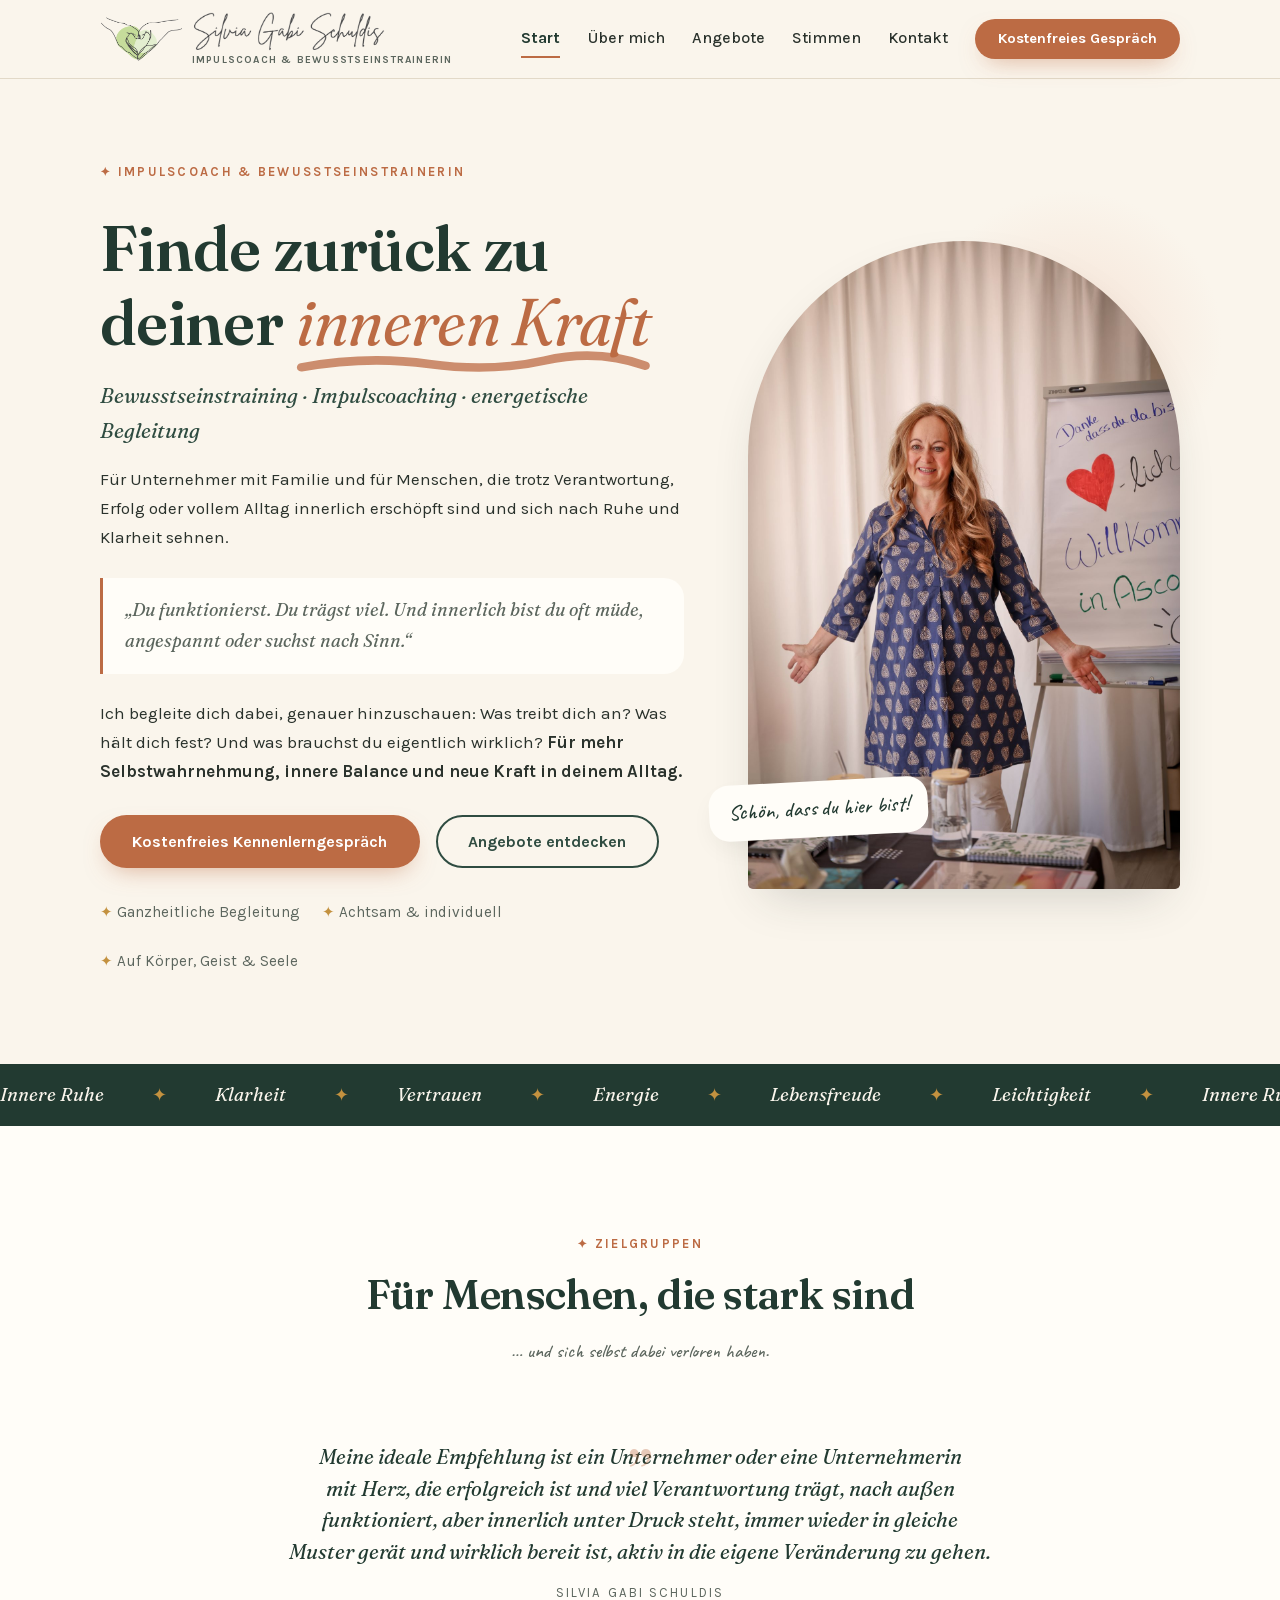
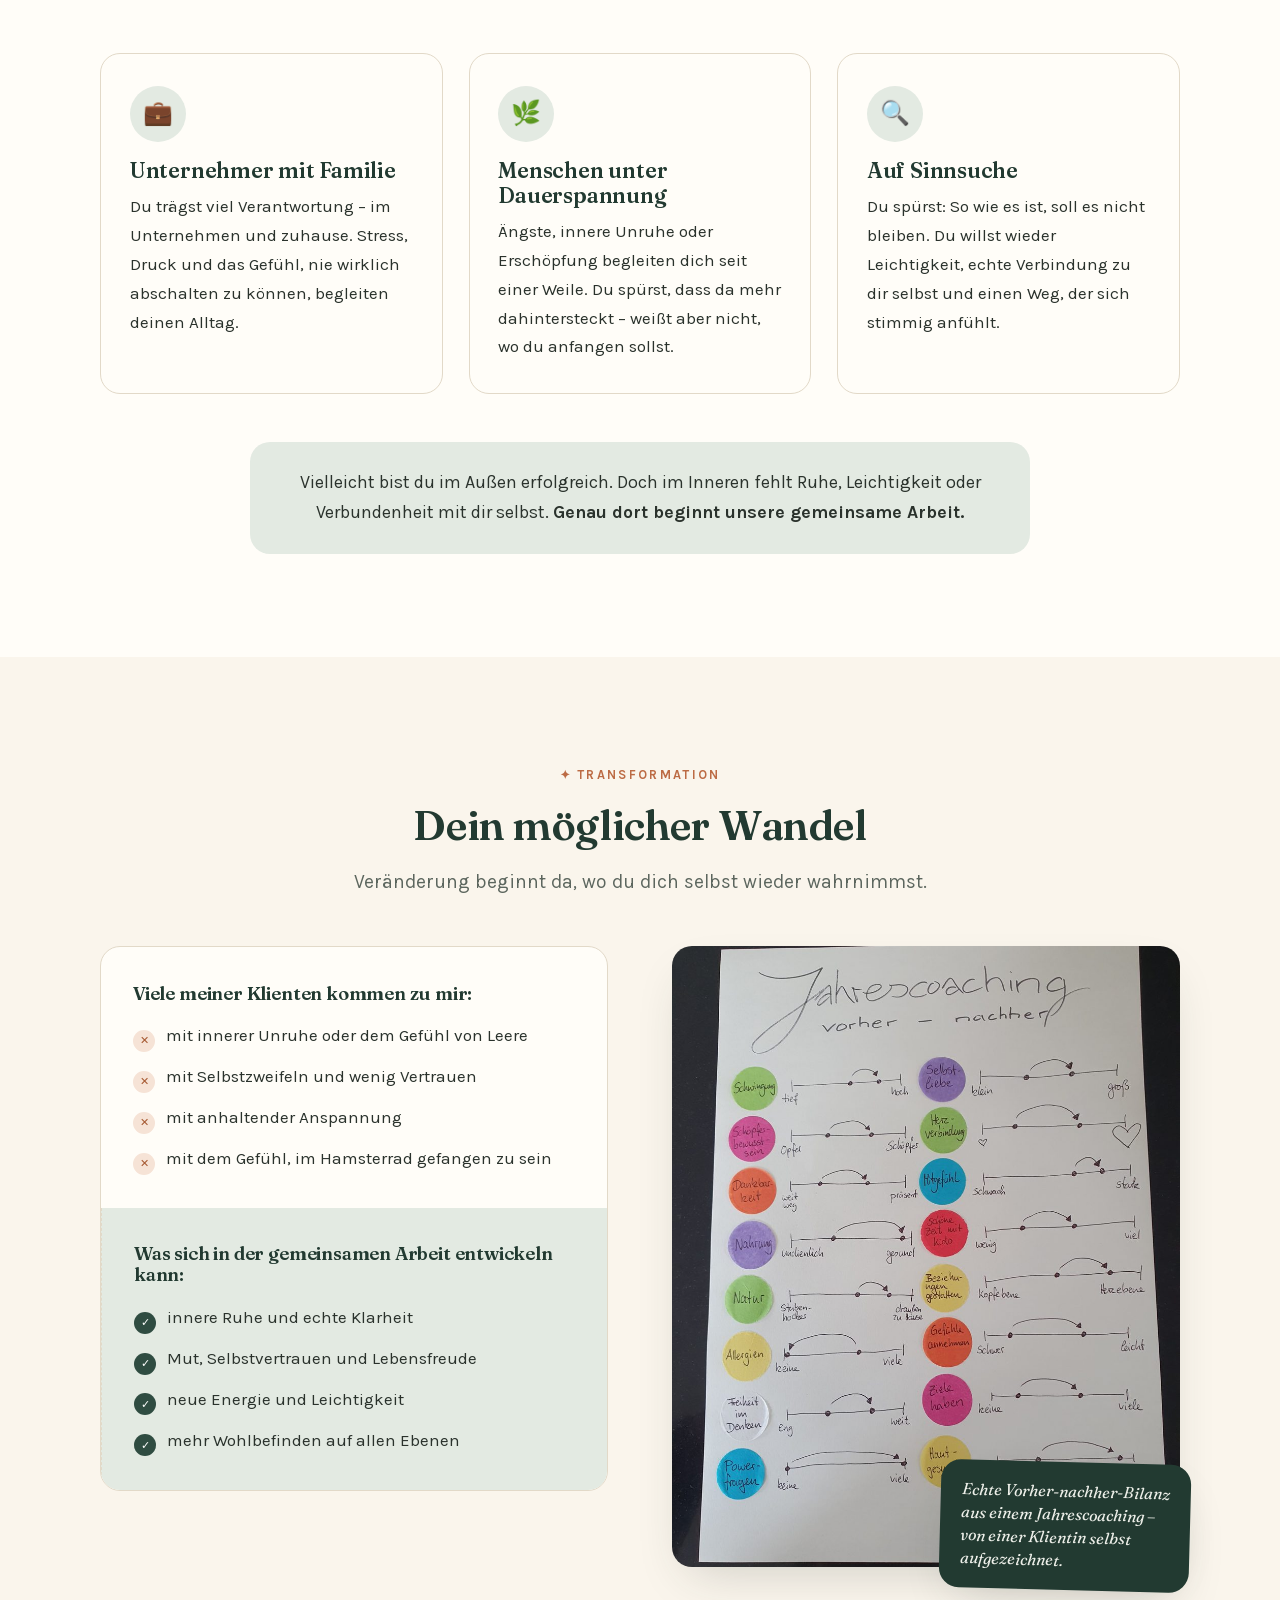
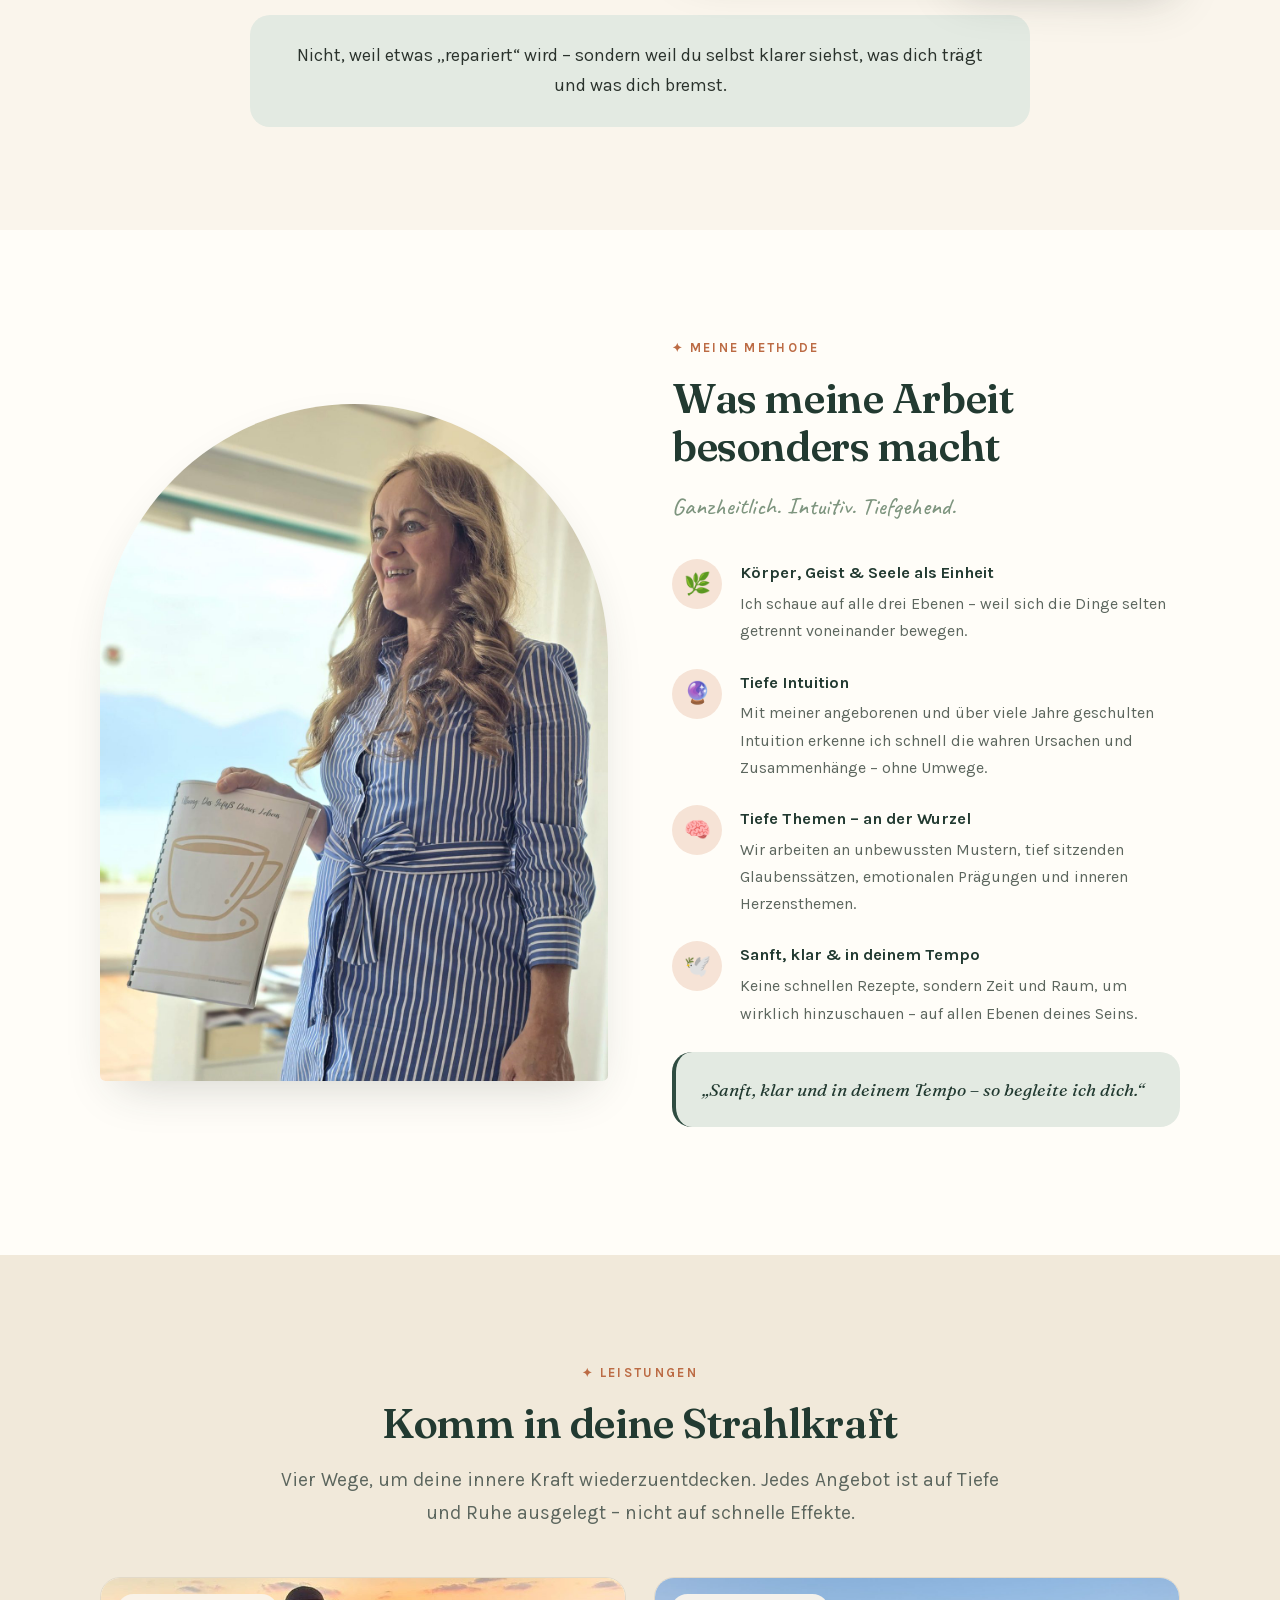
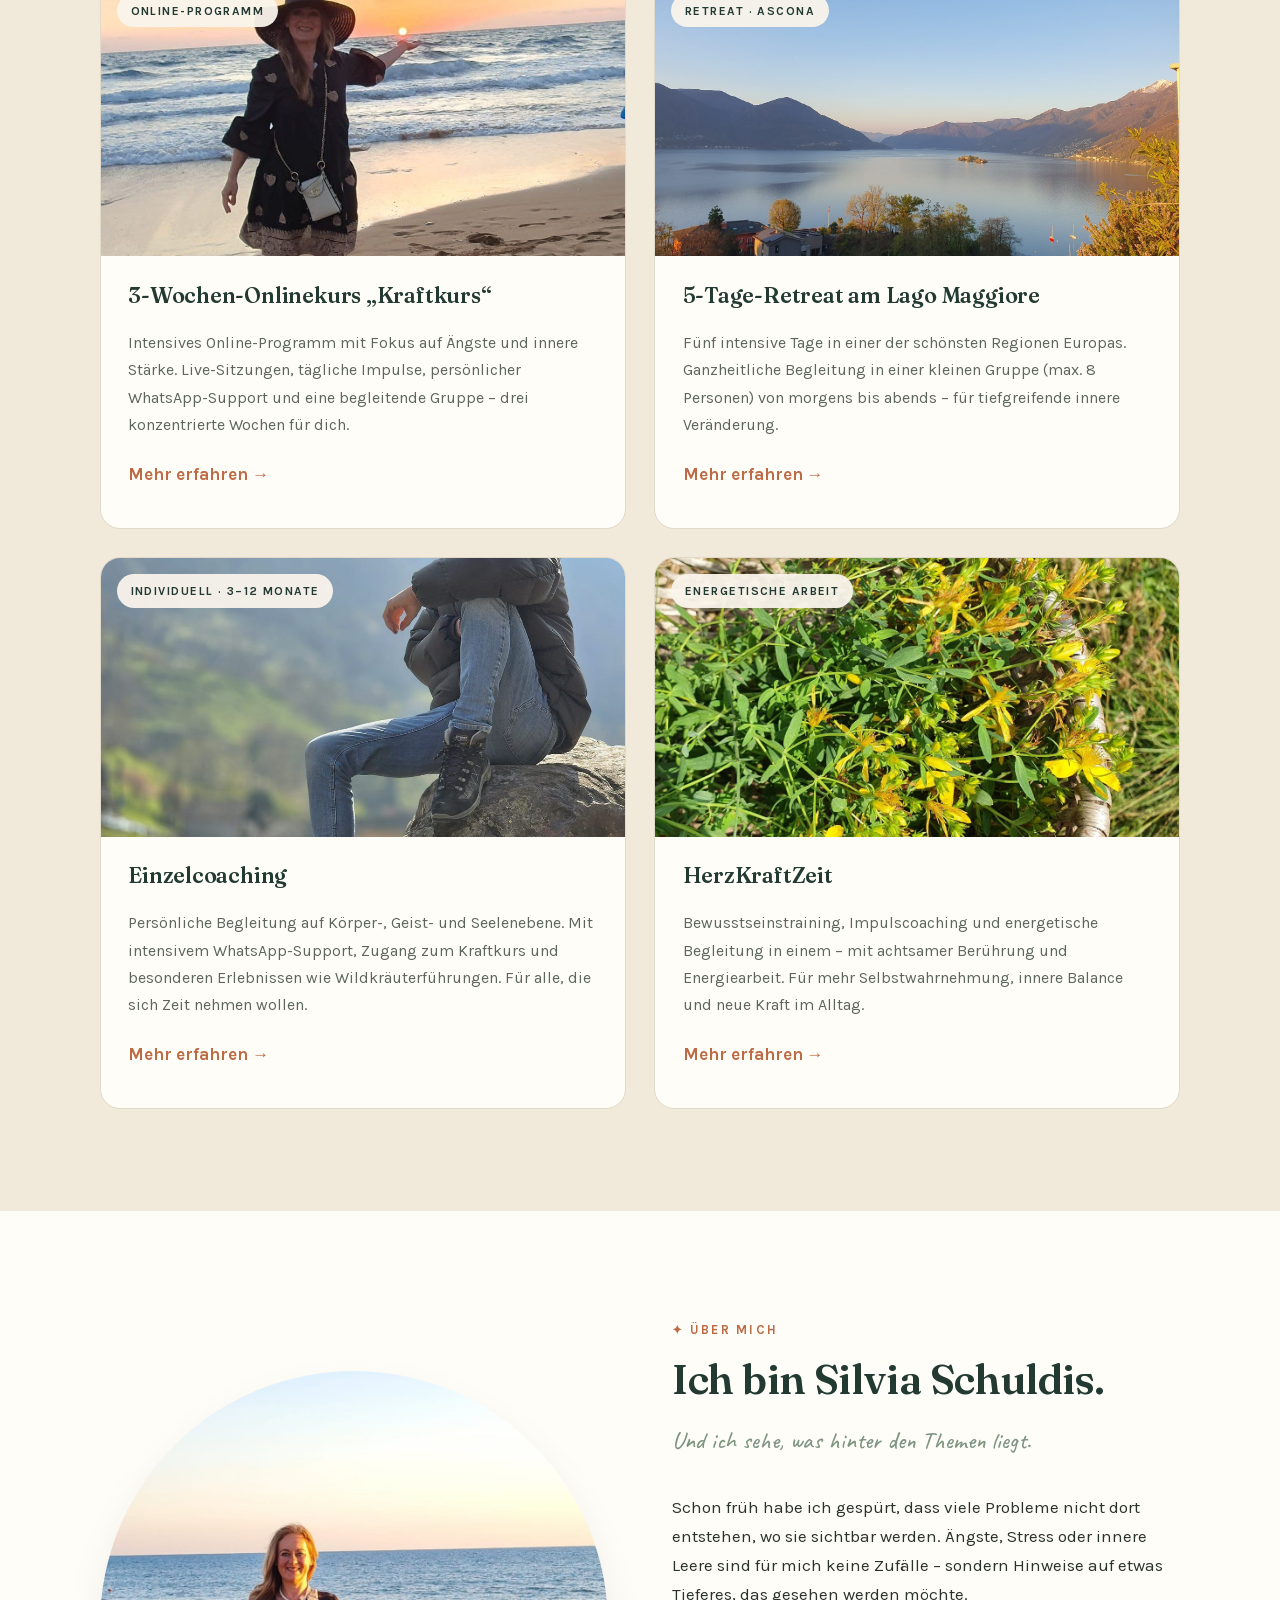
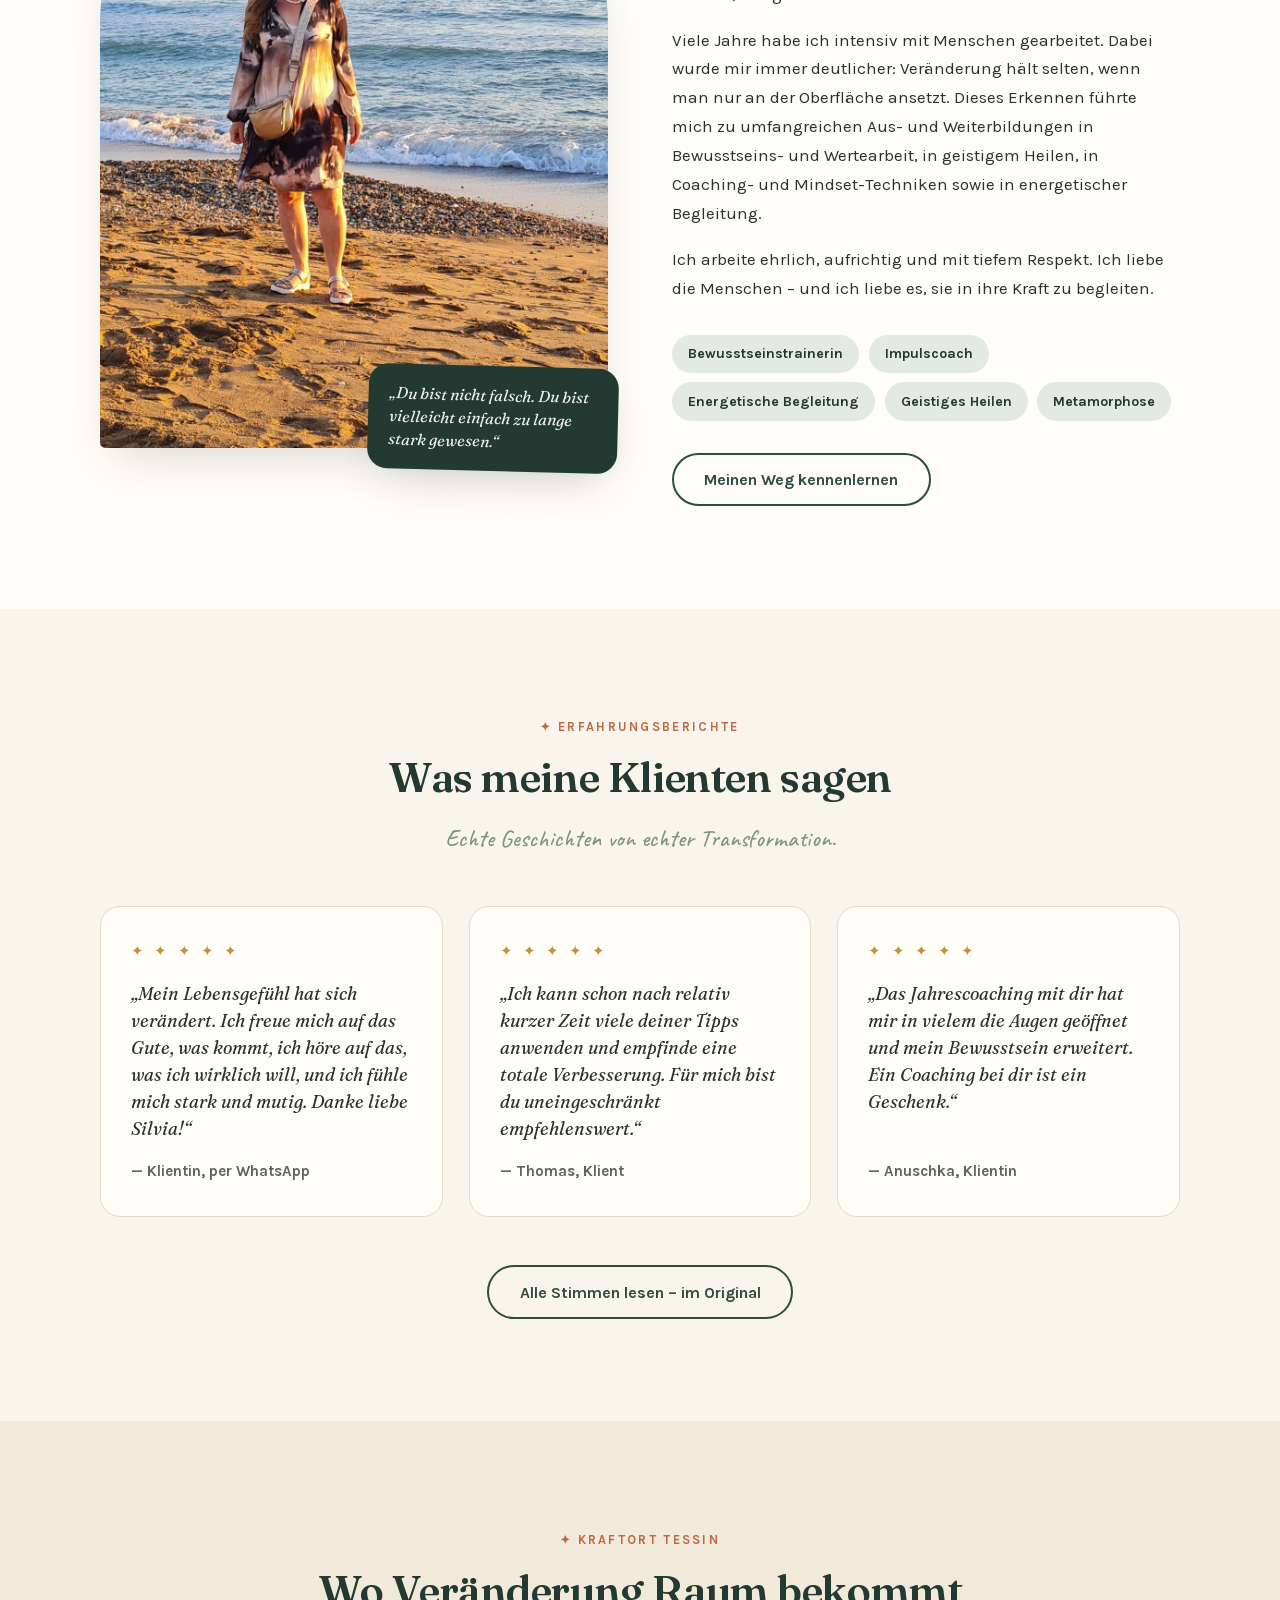
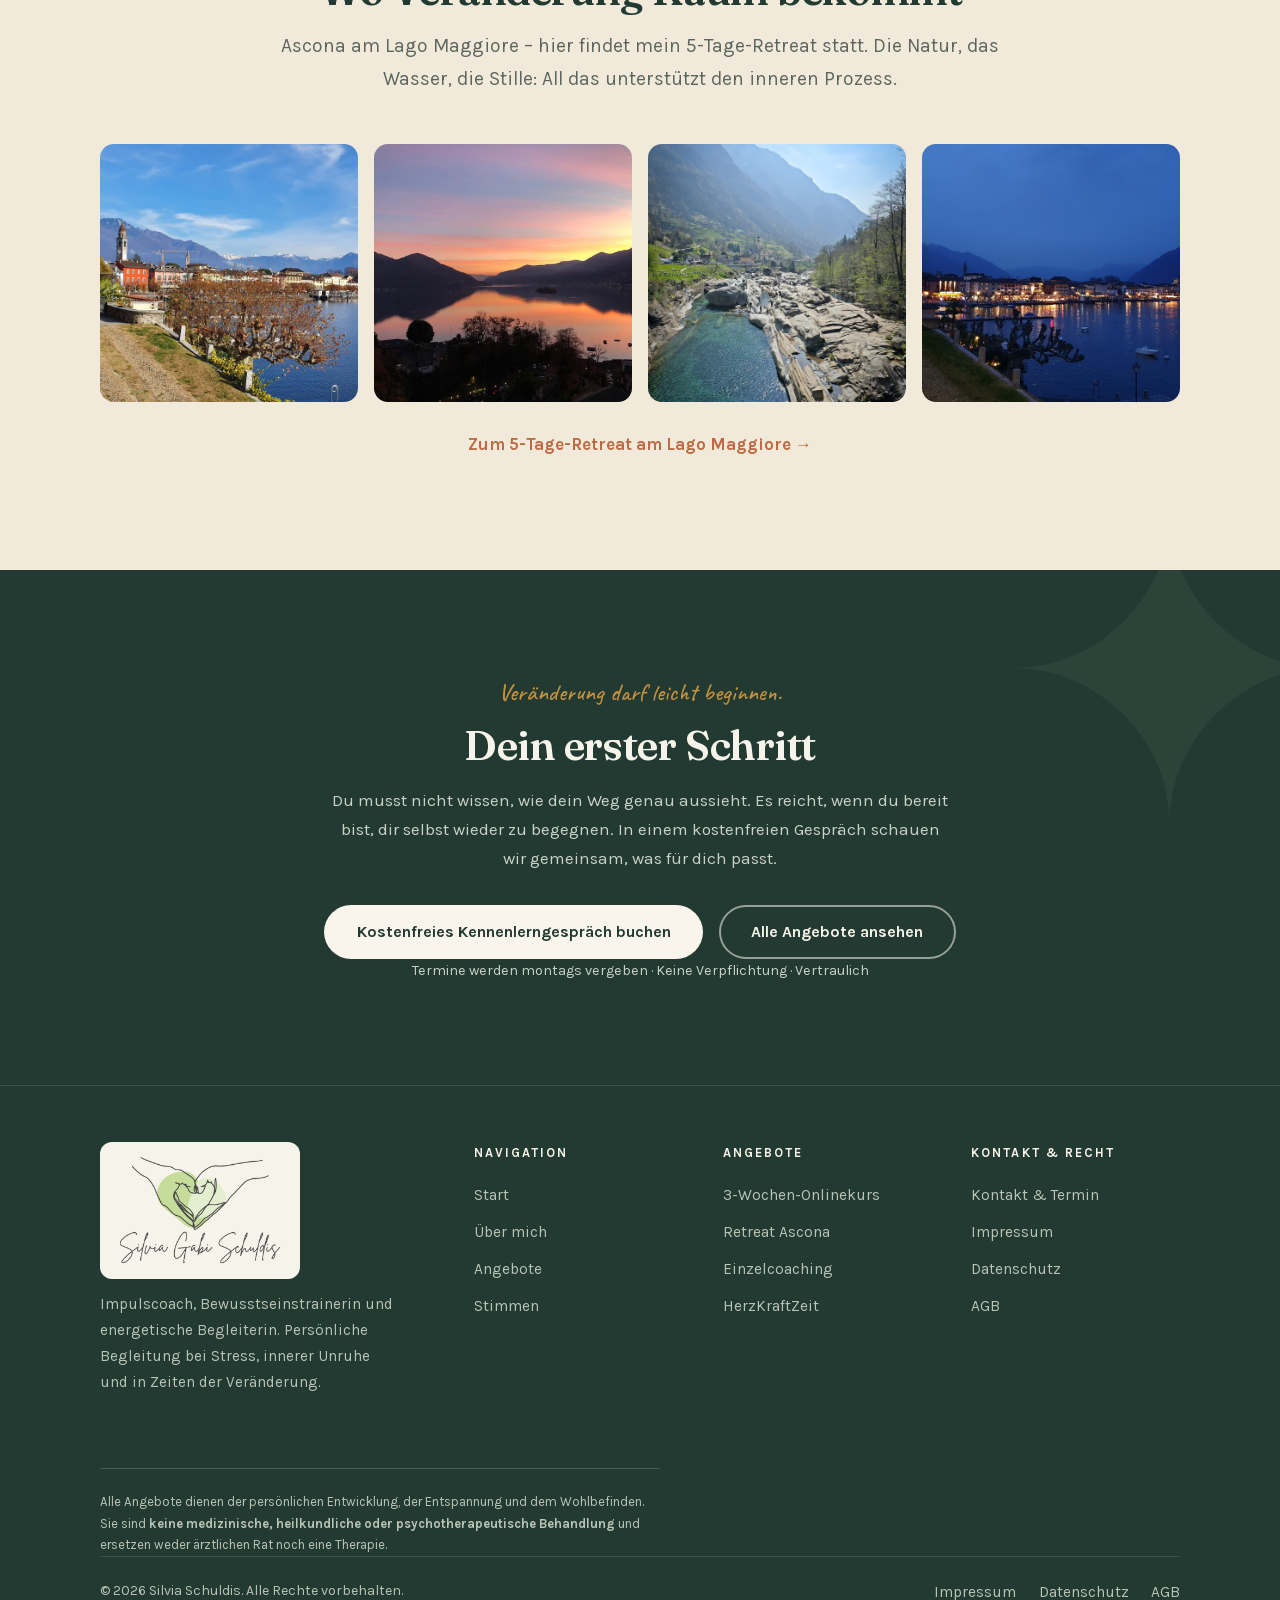
<file: index.html>
<!DOCTYPE html>
<html lang="de">
<head>
  <meta charset="UTF-8">
  <meta name="viewport" content="width=device-width, initial-scale=1.0">
  <title>Silvia Schuldis – Impulscoaching für innere Balance</title>
  <meta name="description" content="Impulscoaching, Bewusstseinstraining und energetische Begleitung – für mehr Selbstwahrnehmung, innere Balance und neue Kraft im Alltag. Kostenfreies Kennenlerngespräch mit Silvia Schuldis.">
  <link rel="stylesheet" href="css/fonts.css">
  <link rel="stylesheet" href="css/style.css?v=2026-10-19">
  <link rel="canonical" href="https://silviaschuldis.de/">
  <meta property="og:type" content="website">
  <meta property="og:site_name" content="Silvia Gabi Schuldis – Impulscoach &amp; Bewusstseinstrainerin">
  <meta property="og:locale" content="de_DE">
  <meta property="og:title" content="Silvia Schuldis – Impulscoaching für innere Balance">
  <meta property="og:description" content="Impulscoaching, Bewusstseinstraining und energetische Begleitung – für mehr Selbstwahrnehmung, innere Balance und neue Kraft im Alltag. Kostenfreies Kennenlerngespräch mit Silvia Schuldis.">
  <meta property="og:url" content="https://silviaschuldis.de/">
  <meta property="og:image" content="https://silviaschuldis.de/img/silvia-hero.jpg">
  <meta name="twitter:card" content="summary_large_image">
  <link rel="icon" type="image/png" href="img/favicon.png">
  <script type="application/ld+json">
  {
    "@context": "https://schema.org",
    "@type": "Person",
    "name": "Silvia Schuldis",
    "alternateName": "Silvia Gabi Schuldis",
    "jobTitle": "Impulscoach & Bewusstseinstrainerin",
    "description": "Impulscoaching, Bewusstseinstraining und energetische Begleitung für mehr Selbstwahrnehmung, innere Balance und neue Kraft im Alltag.",
    "knowsAbout": ["Impulscoaching", "Bewusstseinstraining", "Energetische Begleitung", "Geistiges Heilen", "Metamorphose"],
    "url": "https://silviaschuldis.de/"
  }
  </script>
  <script type="application/ld+json">
  {
    "@context": "https://schema.org",
    "@type": "LocalBusiness",
    "@id": "https://silviaschuldis.de/#business",
    "name": "Silvia Gabi Schuldis – Impulscoach & Bewusstseinstrainerin",
    "description": "Impulscoaching, Bewusstseinstraining und energetische Begleitung für mehr Selbstwahrnehmung, innere Balance und neue Kraft im Alltag. Einzelcoaching, 3-Wochen-Onlinekurs, 5-Tage-Retreat am Lago Maggiore und HerzKraftZeit.",
    "url": "https://silviaschuldis.de/",
    "image": "https://silviaschuldis.de/img/silvia-hero.jpg",
    "logo": "https://silviaschuldis.de/img/logo-full.png",
    "telephone": "+49 176 39521792",
    "email": "silvia@silviaschuldis.de",
    "address": {
      "@type": "PostalAddress",
      "streetAddress": "Nillabergweg 2",
      "addressLocality": "Freudenstadt-Dietersweiler",
      "postalCode": "72250",
      "addressCountry": "DE"
    },
    "founder": {
      "@type": "Person",
      "name": "Silvia Schuldis"
    },
    "areaServed": [
      "Freudenstadt",
      "Schwarzwald",
      "Deutschland",
      "Online"
    ],
    "makesOffer": [
      {
        "@type": "Offer",
        "itemOffered": {
          "@type": "Service",
          "name": "Einzelcoaching (3, 6 oder 12 Monate)",
          "url": "https://silviaschuldis.de/einzelcoaching.html"
        }
      },
      {
        "@type": "Offer",
        "itemOffered": {
          "@type": "Service",
          "name": "3-Wochen-Onlinekurs „Kraftkurs“",
          "url": "https://silviaschuldis.de/onlinekurs.html"
        }
      },
      {
        "@type": "Offer",
        "itemOffered": {
          "@type": "Service",
          "name": "5-Tage-Retreat am Lago Maggiore (Ascona)",
          "url": "https://silviaschuldis.de/retreat.html"
        }
      },
      {
        "@type": "Offer",
        "itemOffered": {
          "@type": "Service",
          "name": "HerzKraftZeit: energetische Begleitung &amp; achtsame Berührung",
          "url": "https://silviaschuldis.de/herzkraftzeit.html"
        }
      }
    ]
  }
  </script>
</head>
<body>

<header class="site-head">
  <div class="wrap head-inner">
    <a class="brand" href="index.html">
      <img class="brand-mark" src="img/logo-mark.png" alt="" width="320" height="170">
      <span class="brand-text">
        <img class="brand-type" src="img/logo-type.png" alt="Silvia Gabi Schuldis" width="560" height="115">
        <span class="brand-sub">Impulscoach &amp; Bewusstseinstrainerin</span>
      </span>
    </a>
    <nav class="main-nav" id="mainNav" aria-label="Hauptnavigation">
      <a href="index.html" class="active" aria-current="page">Start</a>
      <a href="uber-mich.html">Über mich</a>
      <a href="angebote.html">Angebote</a>
      <a href="stimmen.html">Stimmen</a>
      <a href="kontakt.html">Kontakt</a>
      <a href="kontakt.html#termin" class="btn btn-solid btn-sm nav-cta">Kostenfreies Gespräch</a>
    </nav>
    <button class="nav-toggle" aria-expanded="false" aria-controls="mainNav"><span></span><span></span><span></span><span class="sr-only">Menü öffnen</span></button>
  </div>
</header>

<main>

<!-- ===== HERO ===== -->
<section class="hero">
  <div class="wrap hero-grid">
    <div>
      <span class="eyebrow">Impulscoach &amp; Bewusstseinstrainerin</span>
      <h1>Finde zurück zu deiner
        <em class="squiggle">inneren Kraft<svg viewBox="0 0 200 12" preserveAspectRatio="none" aria-hidden="true"><path d="M3 9 Q 40 2 75 7 T 140 5 T 197 8"/></svg></em>
      </h1>
      <p class="hero-tag">Bewusstseinstraining · Impulscoaching · energetische Begleitung</p>
      <p>Für Unternehmer mit Familie und für Menschen, die trotz Verantwortung, Erfolg oder vollem Alltag innerlich erschöpft sind und sich nach Ruhe und Klarheit sehnen.</p>
      <div class="hero-quote">„Du funktionierst. Du trägst viel. Und innerlich bist du oft müde, angespannt oder suchst nach Sinn.“</div>
      <p>Ich begleite dich dabei, genauer hinzuschauen: Was treibt dich an? Was hält dich fest? Und was brauchst du eigentlich wirklich? <strong>Für mehr Selbstwahrnehmung, innere Balance und neue Kraft in deinem Alltag.</strong></p>
      <div class="hero-actions">
        <a href="kontakt.html#termin" class="btn btn-solid">Kostenfreies Kennenlerngespräch</a>
        <a href="angebote.html" class="btn btn-ghost">Angebote entdecken</a>
      </div>
      <div class="hero-trust">
        <span>Ganzheitliche Begleitung</span>
        <span>Achtsam &amp; individuell</span>
        <span>Auf Körper, Geist &amp; Seele</span>
      </div>
    </div>
    <div class="hero-figure">
      <div class="arch"><img src="img/silvia-hero.jpg" alt="Silvia Schuldis mit offenen Armen vor einem Flipchart im Seminarraum" width="1300" height="1950" fetchpriority="high"></div>
      <div class="hero-badge">Schön, dass du hier bist!</div>
    </div>
  </div>
</section>

<!-- ===== Marquee-Band ===== -->
<div class="band" aria-hidden="true">
  <div class="band-track">
    <span>Innere Ruhe</span><span>Klarheit</span><span>Vertrauen</span><span>Energie</span><span>Lebensfreude</span><span>Leichtigkeit</span>
    <span>Innere Ruhe</span><span>Klarheit</span><span>Vertrauen</span><span>Energie</span><span>Lebensfreude</span><span>Leichtigkeit</span>
  </div>
</div>

<!-- ===== FÜR WEN ===== -->
<section class="section bg-cream">
  <div class="wrap">
    <div class="center reveal">
      <span class="eyebrow">Zielgruppen</span>
      <h2>Für Menschen, die stark sind</h2>
      <p class="lead hand mt-1">… und sich selbst dabei verloren haben.</p>
    </div>
    <blockquote class="zitat-silvia reveal">
      <p>Meine ideale Empfehlung ist ein Unternehmer oder eine Unternehmerin mit Herz, die erfolgreich ist und viel Verantwortung trägt, nach außen funktioniert, aber innerlich unter Druck steht, immer wieder in gleiche Muster gerät und wirklich bereit ist, aktiv in die eigene Veränderung zu gehen.</p>
      <cite>Silvia Gabi Schuldis</cite>
    </blockquote>
    <div class="grid-3 mt-3">
      <div class="card reveal">
        <div class="card-icon" aria-hidden="true">💼</div>
        <h3>Unternehmer mit Familie</h3>
        <p>Du trägst viel Verantwortung – im Unternehmen und zuhause. Stress, Druck und das Gefühl, nie wirklich abschalten zu können, begleiten deinen Alltag.</p>
      </div>
      <div class="card reveal">
        <div class="card-icon" aria-hidden="true">🌿</div>
        <h3>Menschen unter Dauerspannung</h3>
        <p>Ängste, innere Unruhe oder Erschöpfung begleiten dich seit einer Weile. Du spürst, dass da mehr dahintersteckt – weißt aber nicht, wo du anfangen sollst.</p>
      </div>
      <div class="card reveal">
        <div class="card-icon" aria-hidden="true">🔍</div>
        <h3>Auf Sinnsuche</h3>
        <p>Du spürst: So wie es ist, soll es nicht bleiben. Du willst wieder Leichtigkeit, echte Verbindung zu dir selbst und einen Weg, der sich stimmig anfühlt.</p>
      </div>
    </div>
    <div class="insight reveal">
      Vielleicht bist du im Außen erfolgreich. Doch im Inneren fehlt Ruhe, Leichtigkeit oder Verbundenheit mit dir selbst. <strong>Genau dort beginnt unsere gemeinsame Arbeit.</strong>
    </div>
  </div>
</section>

<!-- ===== DEIN MÖGLICHER WANDEL ===== -->
<section class="section">
  <div class="wrap">
    <div class="center reveal">
      <span class="eyebrow">Transformation</span>
      <h2>Dein möglicher Wandel</h2>
      <p class="lead mt-1">Veränderung beginnt da, wo du dich selbst wieder wahrnimmst.</p>
    </div>
    <div class="split mt-3" style="align-items:start">
      <div class="ba reveal" style="grid-template-columns:1fr">
        <div class="ba-col">
          <h3>Viele meiner Klienten kommen zu mir:</h3>
          <ul class="ba-list">
            <li><span class="ba-dot no" aria-hidden="true">✕</span> mit innerer Unruhe oder dem Gefühl von Leere</li>
            <li><span class="ba-dot no" aria-hidden="true">✕</span> mit Selbstzweifeln und wenig Vertrauen</li>
            <li><span class="ba-dot no" aria-hidden="true">✕</span> mit anhaltender Anspannung</li>
            <li><span class="ba-dot no" aria-hidden="true">✕</span> mit dem Gefühl, im Hamsterrad gefangen zu sein</li>
          </ul>
        </div>
        <div class="ba-col">
          <h3>Was sich in der gemeinsamen Arbeit entwickeln kann:</h3>
          <ul class="ba-list">
            <li><span class="ba-dot yes" aria-hidden="true">✓</span> innere Ruhe und echte Klarheit</li>
            <li><span class="ba-dot yes" aria-hidden="true">✓</span> Mut, Selbstvertrauen und Lebensfreude</li>
            <li><span class="ba-dot yes" aria-hidden="true">✓</span> neue Energie und Leichtigkeit</li>
            <li><span class="ba-dot yes" aria-hidden="true">✓</span> mehr Wohlbefinden auf allen Ebenen</li>
          </ul>
        </div>
      </div>
      <div class="split-img reveal">
        <div class="photo"><img src="img/jahrescoaching.jpg" alt="Flipchart aus einem Jahrescoaching: handschriftliche Vorher-Nachher-Übersicht einer Klientin" loading="lazy" width="1000" height="1222"></div>
        <div class="badge-note">Echte Vorher-nachher-Bilanz aus einem Jahrescoaching – von einer Klientin selbst aufgezeichnet.</div>
      </div>
    </div>
    <div class="insight reveal">
      Nicht, weil etwas „repariert“ wird – sondern weil du selbst klarer siehst, was dich trägt und was dich bremst.
    </div>
  </div>
</section>

<!-- ===== METHODE ===== -->
<section class="section bg-cream">
  <div class="wrap split">
    <div class="split-img reveal">
      <div class="arch"><img src="img/silvia-portrait.jpg" alt="Silvia Schuldis im blauen Kleid mit einem Arbeitsbuch in der Hand" loading="lazy" width="1200" height="1600"></div>
    </div>
    <div class="reveal">
      <span class="eyebrow">Meine Methode</span>
      <h2>Was meine Arbeit besonders macht</h2>
      <p class="hand mt-1">Ganzheitlich. Intuitiv. Tiefgehend.</p>
      <div class="mt-2">
        <div class="feature">
          <div class="feature-icon" aria-hidden="true">🌿</div>
          <div>
            <h4>Körper, Geist &amp; Seele als Einheit</h4>
            <p>Ich schaue auf alle drei Ebenen – weil sich die Dinge selten getrennt voneinander bewegen.</p>
          </div>
        </div>
        <div class="feature">
          <div class="feature-icon" aria-hidden="true">🔮</div>
          <div>
            <h4>Tiefe Intuition</h4>
            <p>Mit meiner angeborenen und über viele Jahre geschulten Intuition erkenne ich schnell die wahren Ursachen und Zusammenhänge – ohne Umwege.</p>
          </div>
        </div>
        <div class="feature">
          <div class="feature-icon" aria-hidden="true">🧠</div>
          <div>
            <h4>Tiefe Themen – an der Wurzel</h4>
            <p>Wir arbeiten an unbewussten Mustern, tief sitzenden Glaubenssätzen, emotionalen Prägungen und inneren Herzensthemen.</p>
          </div>
        </div>
        <div class="feature">
          <div class="feature-icon" aria-hidden="true">🕊️</div>
          <div>
            <h4>Sanft, klar &amp; in deinem Tempo</h4>
            <p>Keine schnellen Rezepte, sondern Zeit und Raum, um wirklich hinzuschauen – auf allen Ebenen deines Seins.</p>
          </div>
        </div>
      </div>
      <p class="callout mt-2">„Sanft, klar und in deinem Tempo – so begleite ich dich.“</p>
    </div>
  </div>
</section>

<!-- ===== ANGEBOTE ===== -->
<section id="angebote" class="section bg-deep">
  <div class="wrap">
    <div class="center reveal">
      <span class="eyebrow">Leistungen</span>
      <h2>Komm in deine Strahlkraft</h2>
      <p class="lead narrow mt-1">Vier Wege, um deine innere Kraft wiederzuentdecken. Jedes Angebot ist auf Tiefe und Ruhe ausgelegt – nicht auf schnelle Effekte.</p>
    <div class="termin-band" data-termin="kraftkurs retreat" hidden></div>
    </div>
    <div class="offers mt-3">
      <article class="offer reveal">
        <div class="offer-media">
          <img src="img/silvia-sonne.jpg" alt="Silvia Schuldis am Strand bei Sonnenuntergang, die Sonne in ihrer Hand" loading="lazy" width="932" height="524">
          <span class="offer-tag">Online-Programm</span>
        </div>
        <div class="offer-body">
          <h3>3-Wochen-Onlinekurs „Kraftkurs“</h3>
          <p>Intensives Online-Programm mit Fokus auf Ängste und innere Stärke. Live-Sitzungen, tägliche Impulse, persönlicher WhatsApp-Support und eine begleitende Gruppe – drei konzentrierte Wochen für dich.</p>
          <a class="offer-link" href="onlinekurs.html">Mehr erfahren</a>
        </div>
      </article>
      <article class="offer reveal">
        <div class="offer-media">
          <img src="img/lago-panorama.jpg" alt="Morgenblick über den Lago Maggiore bei Ascona" loading="lazy" width="1600" height="1200">
          <span class="offer-tag">Retreat · Ascona</span>
        </div>
        <div class="offer-body">
          <h3>5-Tage-Retreat am Lago Maggiore</h3>
          <p>Fünf intensive Tage in einer der schönsten Regionen Europas. Ganzheitliche Begleitung in einer kleinen Gruppe (max. 8 Personen) von morgens bis abends – für tiefgreifende innere Veränderung.</p>
          <a class="offer-link" href="retreat.html">Mehr erfahren</a>
        </div>
      </article>
      <article class="offer reveal">
        <div class="offer-media">
          <img src="img/teilnehmer-fels.jpg" alt="Person sitzt ruhig auf einem Felsen und blickt über das Tal" loading="lazy" width="1000" height="1333">
          <span class="offer-tag">Individuell · 3–12 Monate</span>
        </div>
        <div class="offer-body">
          <h3>Einzelcoaching</h3>
          <p>Persönliche Begleitung auf Körper-, Geist- und Seelenebene. Mit intensivem WhatsApp-Support, Zugang zum Kraftkurs und besonderen Erlebnissen wie Wildkräuterführungen. Für alle, die sich Zeit nehmen wollen.</p>
          <a class="offer-link" href="einzelcoaching.html">Mehr erfahren</a>
        </div>
      </article>
      <article class="offer reveal">
        <div class="offer-media">
          <img src="img/wildkraeuter-korb.jpg" alt="Korb mit frisch gesammelten Wildkräutern auf einer Wiese" loading="lazy" style="object-position:center 60%" width="1200" height="1600">
          <span class="offer-tag">Energetische Arbeit</span>
        </div>
        <div class="offer-body">
          <h3>HerzKraftZeit</h3>
          <p>Bewusstseinstraining, Impulscoaching und energetische Begleitung in einem – mit achtsamer Berührung und Energiearbeit. Für mehr Selbstwahrnehmung, innere Balance und neue Kraft im Alltag.</p>
          <a class="offer-link" href="herzkraftzeit.html">Mehr erfahren</a>
        </div>
      </article>
    </div>
  </div>
</section>

<!-- ===== ÜBER MICH TEASER ===== -->
<section class="section bg-cream">
  <div class="wrap split">
    <div class="split-img reveal">
      <div class="arch"><img src="img/silvia-strand.jpg" alt="Silvia Schuldis am Meer bei Abendsonne" loading="lazy" width="1100" height="1466"></div>
      <div class="badge-note">„Du bist nicht falsch. Du bist vielleicht einfach zu lange stark gewesen.“</div>
    </div>
    <div class="reveal">
      <span class="eyebrow">Über mich</span>
      <h2>Ich bin Silvia Schuldis.</h2>
      <p class="hand mt-1">Und ich sehe, was hinter den Themen liegt.</p>
      <p class="mt-2">Schon früh habe ich gespürt, dass viele Probleme nicht dort entstehen, wo sie sichtbar werden. Ängste, Stress oder innere Leere sind für mich keine Zufälle – sondern Hinweise auf etwas Tieferes, das gesehen werden möchte.</p>
      <p>Viele Jahre habe ich intensiv mit Menschen gearbeitet. Dabei wurde mir immer deutlicher: Veränderung hält selten, wenn man nur an der Oberfläche ansetzt. Dieses Erkennen führte mich zu umfangreichen Aus- und Weiterbildungen in Bewusstseins- und Wertearbeit, in geistigem Heilen, in Coaching- und Mindset-Techniken sowie in energetischer Begleitung.</p>
      <p>Ich arbeite ehrlich, aufrichtig und mit tiefem Respekt. Ich liebe die Menschen – und ich liebe es, sie in ihre Kraft zu begleiten.</p>
      <div class="tags mt-2">
        <span class="tag">Bewusstseinstrainerin</span>
        <span class="tag">Impulscoach</span>
        <span class="tag">Energetische Begleitung</span>
        <span class="tag">Geistiges Heilen</span>
        <span class="tag">Metamorphose</span>
      </div>
      <div class="mt-2"><a href="uber-mich.html" class="btn btn-ghost">Meinen Weg kennenlernen</a></div>
    </div>
  </div>
</section>

<!-- ===== STIMMEN TEASER ===== -->
<section id="stimmen" class="section">
  <div class="wrap">
    <div class="center reveal">
      <span class="eyebrow">Erfahrungsberichte</span>
      <h2>Was meine Klienten sagen</h2>
      <p class="hand mt-1">Echte Geschichten von echter Transformation.</p>
    </div>
    <div class="grid-3 mt-3">
      <div class="quote-card reveal">
        <span class="stars" aria-hidden="true">✦ ✦ ✦ ✦ ✦</span>
        <blockquote>„Mein Lebensgefühl hat sich verändert. Ich freue mich auf das Gute, was kommt, ich höre auf das, was ich wirklich will, und ich fühle mich stark und mutig. Danke liebe Silvia!“</blockquote>
        <cite>Klientin, per WhatsApp</cite>
      </div>
      <div class="quote-card reveal">
        <span class="stars" aria-hidden="true">✦ ✦ ✦ ✦ ✦</span>
        <blockquote>„Ich kann schon nach relativ kurzer Zeit viele deiner Tipps anwenden und empfinde eine totale Verbesserung. Für mich bist du uneingeschränkt empfehlenswert.“</blockquote>
        <cite>Thomas, Klient</cite>
      </div>
      <div class="quote-card reveal">
        <span class="stars" aria-hidden="true">✦ ✦ ✦ ✦ ✦</span>
        <blockquote>„Das Jahrescoaching mit dir hat mir in vielem die Augen geöffnet und mein Bewusstsein erweitert. Ein Coaching bei dir ist ein Geschenk.“</blockquote>
        <cite>Anuschka, Klientin</cite>
      </div>
    </div>
    <div class="center mt-3 reveal">
      <a href="stimmen.html" class="btn btn-ghost">Alle Stimmen lesen – im Original</a>
    </div>
  </div>
</section>

<!-- ===== ORT: TESSIN ===== -->
<section class="section bg-deep">
  <div class="wrap">
    <div class="center reveal">
      <span class="eyebrow">Kraftort Tessin</span>
      <h2>Wo Veränderung Raum bekommt</h2>
      <p class="lead narrow mt-1">Ascona am Lago Maggiore – hier findet mein 5-Tage-Retreat statt. Die Natur, das Wasser, die Stille: All das unterstützt den inneren Prozess.</p>
    </div>
    <div class="photo-strip mt-3 reveal">
      <div class="ph"><img src="img/ascona-herbst.jpg" alt="Uferpromenade von Ascona im Herbst" loading="lazy" width="1200" height="1200"></div>
      <div class="ph"><img src="img/lago-sonnenuntergang.jpg" alt="Sonnenuntergang über dem Lago Maggiore" loading="lazy" width="768" height="768"></div>
      <div class="ph"><img src="img/verzasca.jpg" alt="Türkisgrüner Fluss im Verzascatal" loading="lazy" width="1200" height="1600"></div>
      <div class="ph"><img src="img/ascona-abend.jpg" alt="Abendstimmung an der Seepromenade von Ascona" loading="lazy" width="1600" height="1200"></div>
    </div>
    <div class="gallery-note reveal"><a href="retreat.html" class="offer-link">Zum 5-Tage-Retreat am Lago Maggiore</a></div>
  </div>
</section>

<!-- ===== CTA ===== -->
<section id="kontakt" class="section cta-final center">
  <div class="wrap reveal">
    <span class="hand">Veränderung darf leicht beginnen.</span>
    <h2>Dein erster Schritt</h2>
    <p>Du musst nicht wissen, wie dein Weg genau aussieht. Es reicht, wenn du bereit bist, dir selbst wieder zu begegnen. In einem kostenfreien Gespräch schauen wir gemeinsam, was für dich passt.</p>
    <div class="cta-actions">
      <a href="kontakt.html#termin" class="btn btn-light">Kostenfreies Kennenlerngespräch buchen</a>
      <a href="angebote.html" class="btn btn-light-ghost">Alle Angebote ansehen</a>
    </div>
    <p class="cta-note">Termine werden montags vergeben · Keine Verpflichtung · Vertraulich</p>
  </div>
</section>

</main>

<footer class="site-foot">
  <div class="wrap">
    <div class="foot-main">
      <div class="foot-brand">
        <img class="foot-logo" src="img/logo-full.png" alt="Silvia Gabi Schuldis" width="560" height="372">
        <p>Impulscoach, Bewusstseinstrainerin und energetische Begleiterin. Persönliche Begleitung bei Stress, innerer Unruhe und in Zeiten der Veränderung.</p>
      </div>
      <div>
        <h4>Navigation</h4>
        <ul>
          <li><a href="index.html">Start</a></li>
          <li><a href="uber-mich.html">Über mich</a></li>
          <li><a href="angebote.html">Angebote</a></li>
          <li><a href="stimmen.html">Stimmen</a></li>
        </ul>
      </div>
      <div>
        <h4>Angebote</h4>
        <ul>
          <li><a href="onlinekurs.html">3-Wochen-Onlinekurs</a></li>
          <li><a href="retreat.html">Retreat Ascona</a></li>
          <li><a href="einzelcoaching.html">Einzelcoaching</a></li>
          <li><a href="herzkraftzeit.html">HerzKraftZeit</a></li>
        </ul>
      </div>
      <div>
        <h4>Kontakt &amp; Recht</h4>
        <ul>
          <li><a href="kontakt.html">Kontakt &amp; Termin</a></li>
          <li><a href="impressum.html">Impressum</a></li>
          <li><a href="datenschutz.html">Datenschutz</a></li>
          <li><a href="agb.html">AGB</a></li>
        </ul>
      </div>
    </div>
    <p class="foot-abgrenzung">Alle Angebote dienen der persönlichen Entwicklung, der Entspannung und dem Wohlbefinden. Sie sind <strong>keine medizinische, heilkundliche oder psychotherapeutische Behandlung</strong> und ersetzen weder ärztlichen Rat noch eine Therapie.</p>
    <div class="foot-bottom">
      <span>© 2026 Silvia Schuldis. Alle Rechte vorbehalten.</span>
      <div class="foot-legal">
        <a href="impressum.html">Impressum</a>
        <a href="datenschutz.html">Datenschutz</a>
        <a href="agb.html">AGB</a>
      </div>
    </div>
  </div>
</footer>

<script src="js/main.js"></script>
<script src="js/termine.js?v=2026-10-19"></script>
</body>
</html>
</file>
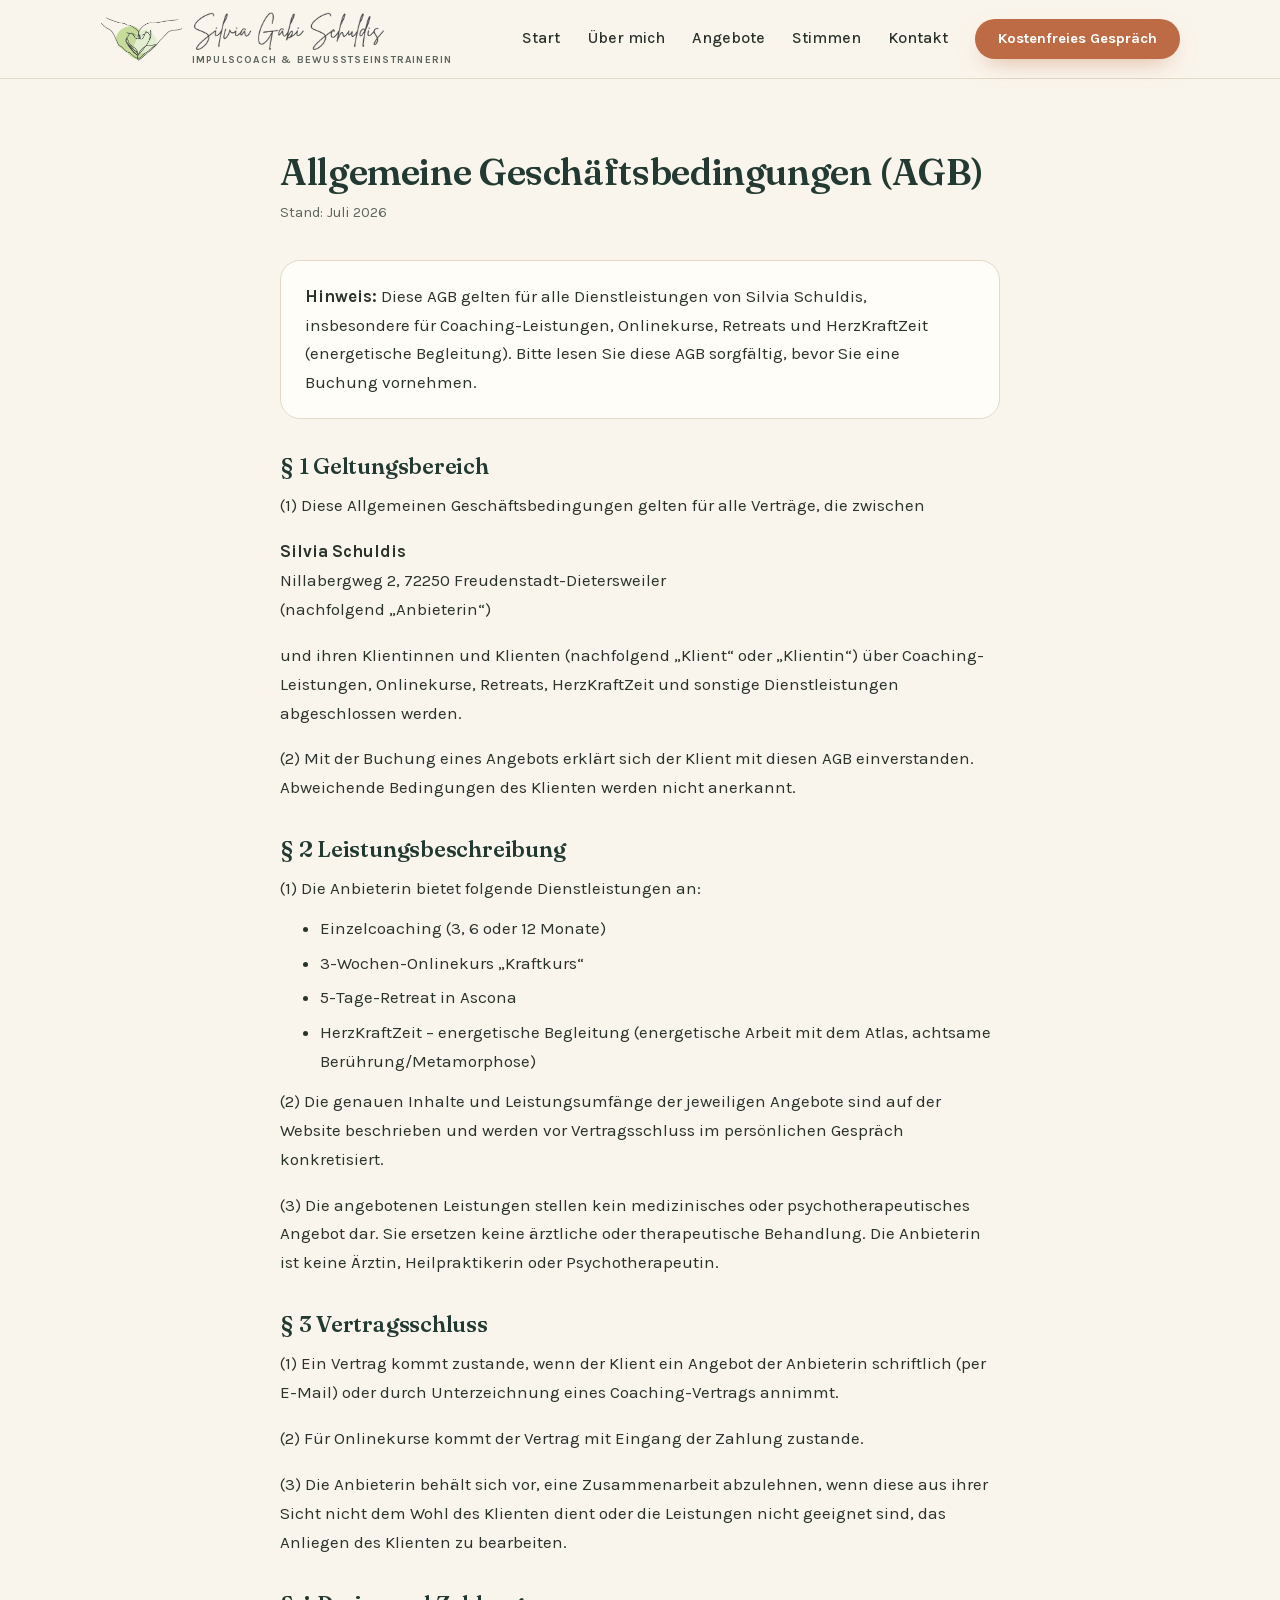
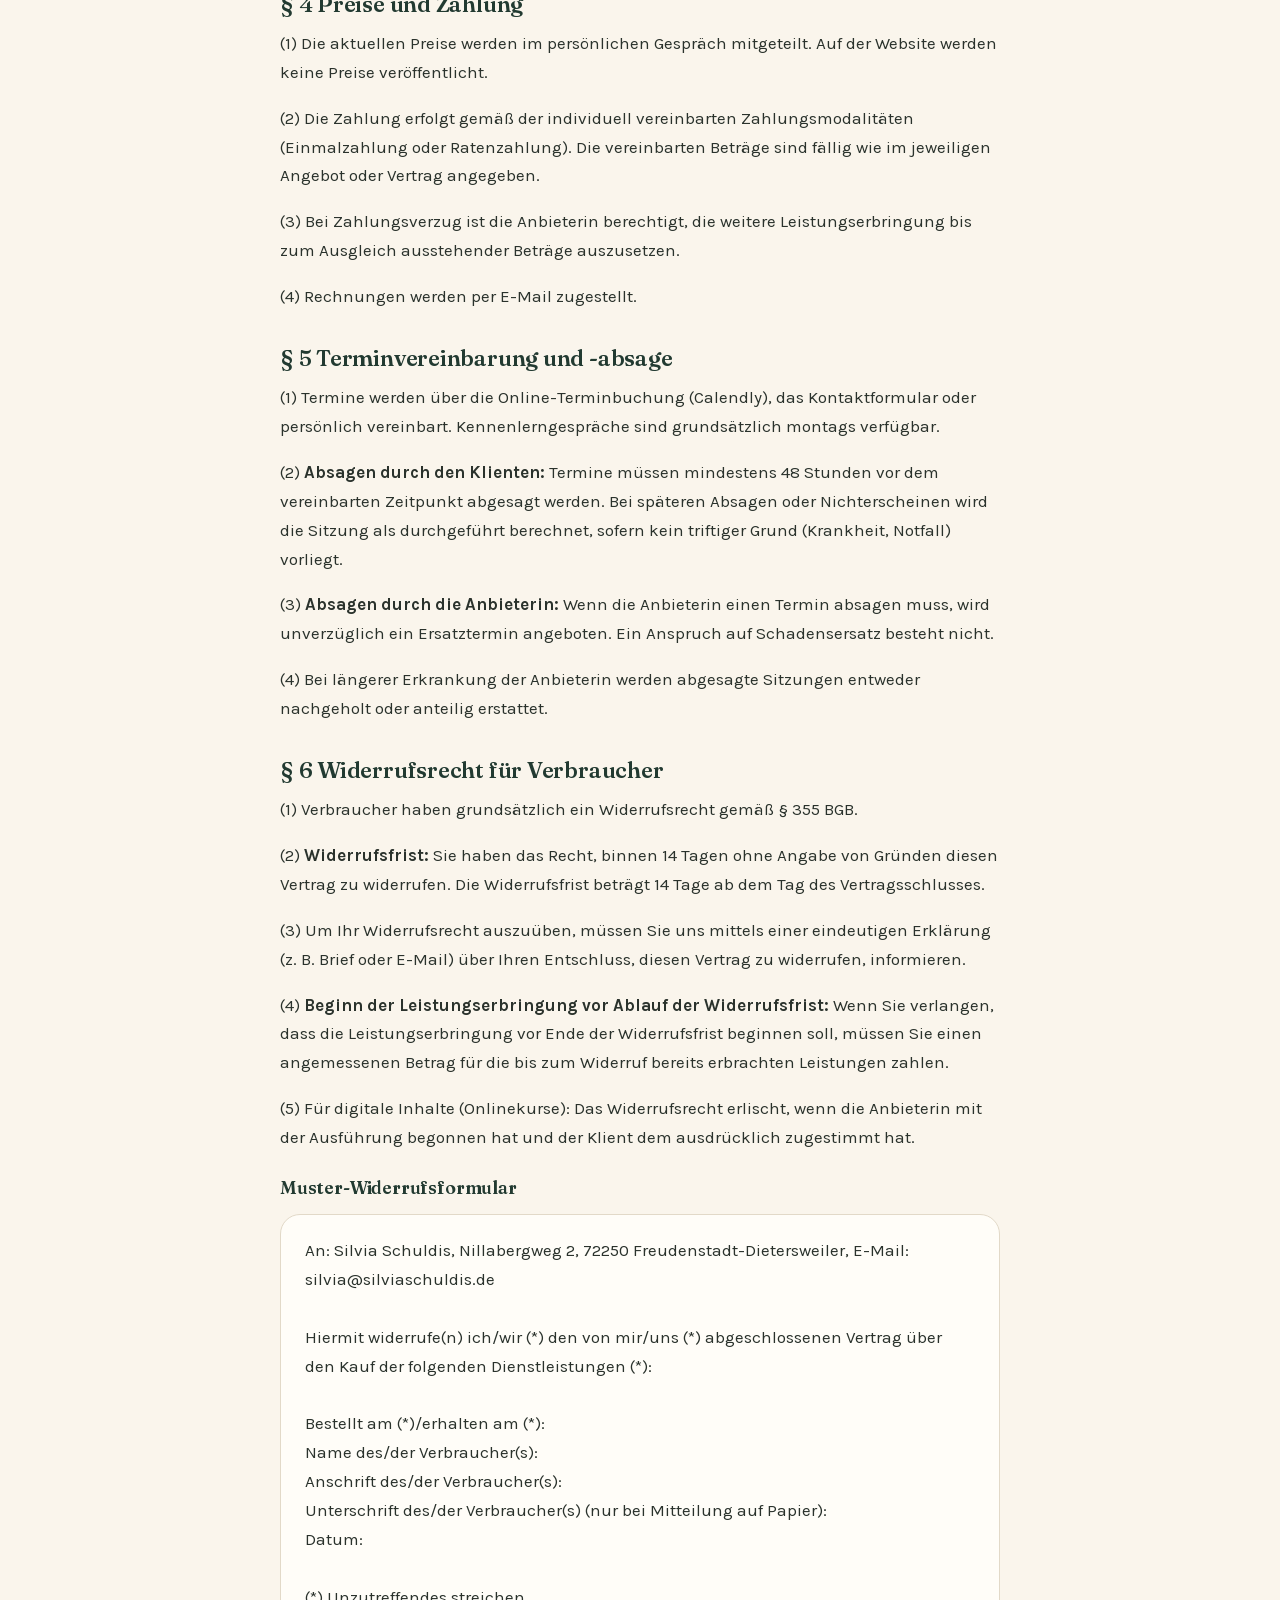
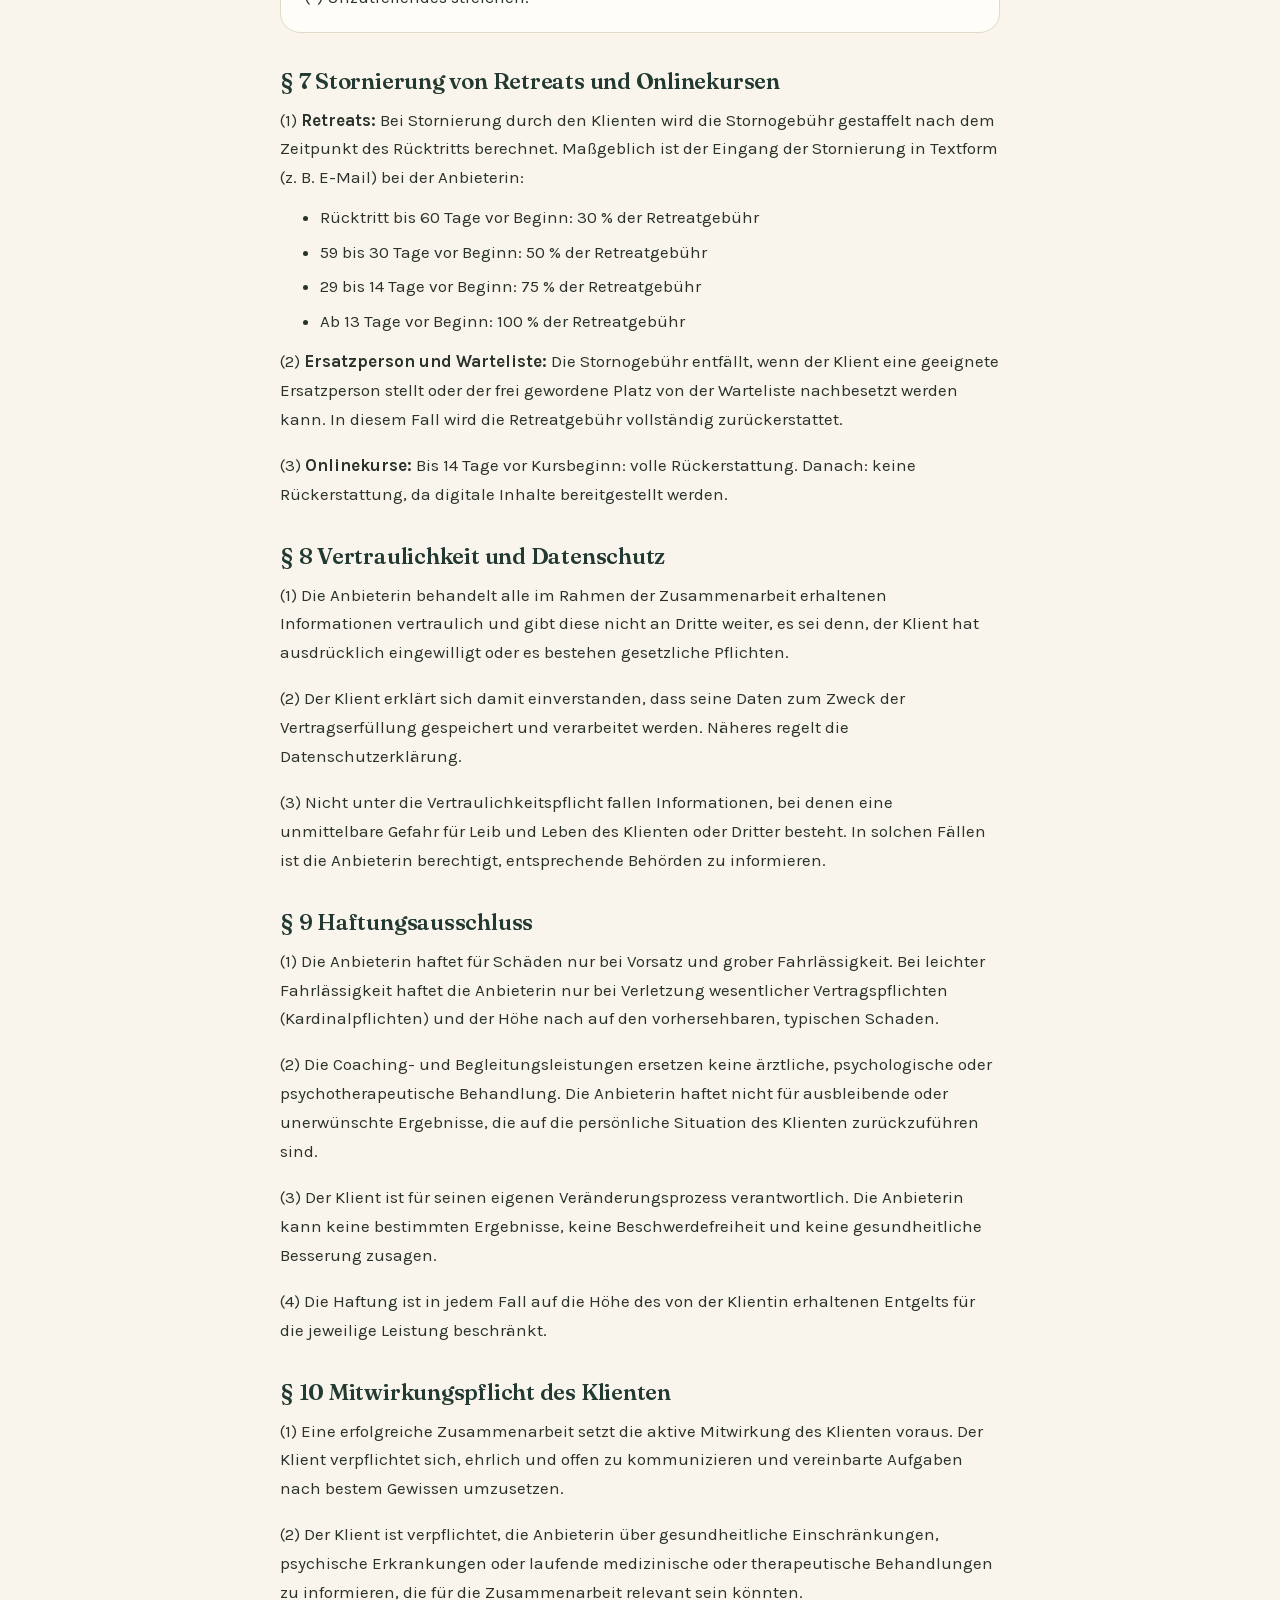
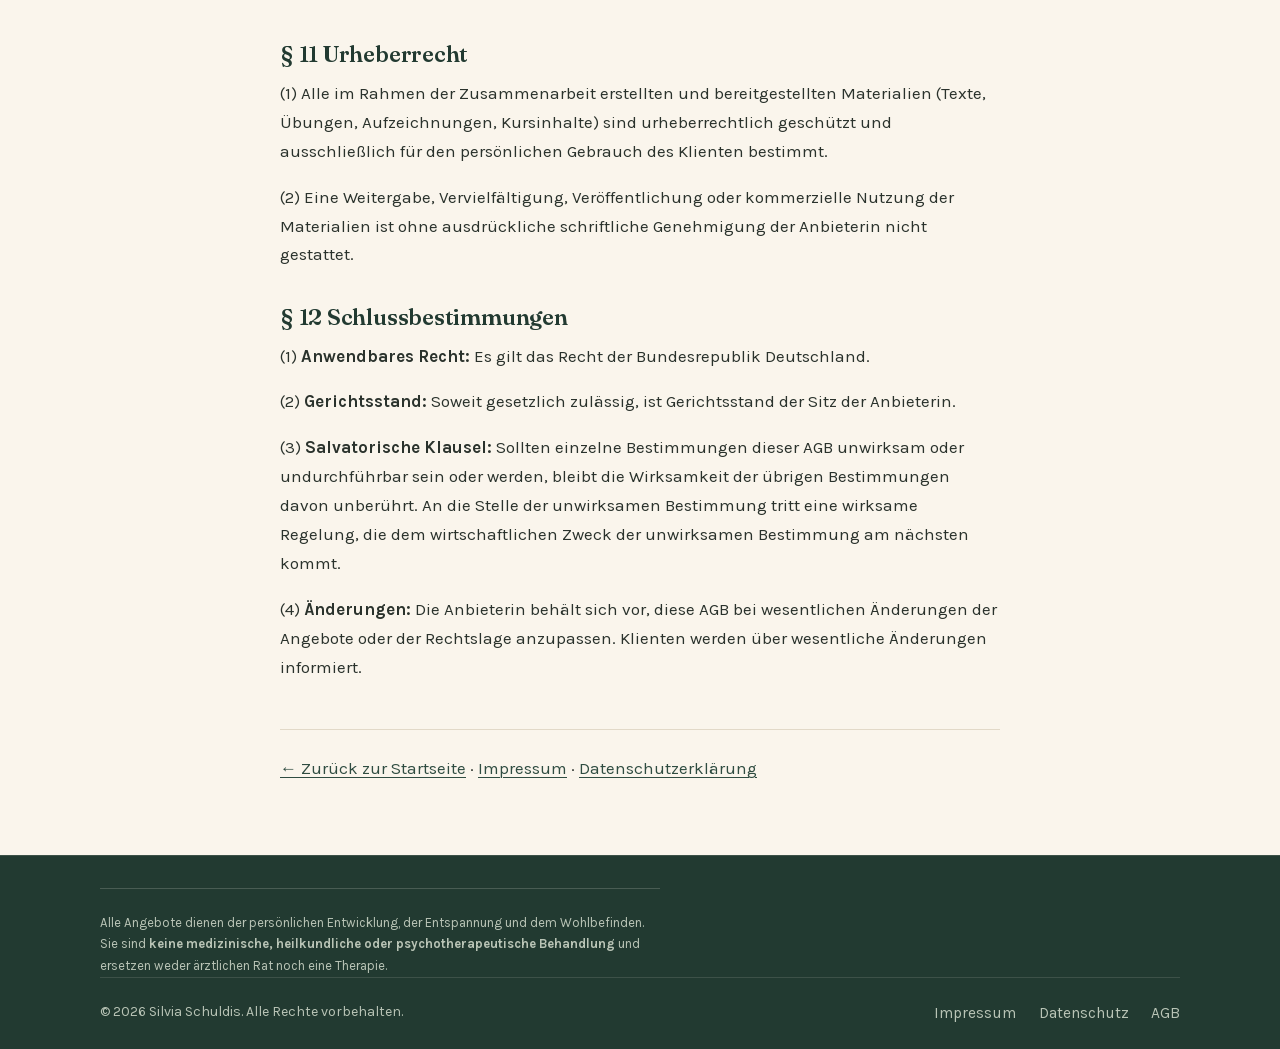
<file: agb.html>
<!DOCTYPE html>
<html lang="de">
<head>
  <meta charset="UTF-8">
  <meta name="viewport" content="width=device-width, initial-scale=1.0">
  <title>AGB – Silvia Schuldis</title>
  <meta name="description" content="Allgemeine Geschäftsbedingungen für Coaching, Onlinekurs, Retreat und HerzKraftZeit von Silvia Gabi Schuldis.">
  <meta name="robots" content="noindex, follow">
  <link rel="stylesheet" href="css/fonts.css">
  <link rel="stylesheet" href="css/style.css?v=2026-10-19">
  <link rel="canonical" href="https://silviaschuldis.de/agb.html">
  <meta property="og:type" content="website">
  <meta property="og:site_name" content="Silvia Gabi Schuldis – Impulscoach &amp; Bewusstseinstrainerin">
  <meta property="og:locale" content="de_DE">
  <meta property="og:title" content="AGB – Silvia Schuldis">
  <meta property="og:description" content="Allgemeine Geschäftsbedingungen für Coaching, Onlinekurs, Retreat und HerzKraftZeit von Silvia Gabi Schuldis.">
  <meta property="og:url" content="https://silviaschuldis.de/agb.html">
  <meta property="og:image" content="https://silviaschuldis.de/img/silvia-hero.jpg">
  <meta name="twitter:card" content="summary_large_image">
  <link rel="icon" type="image/png" href="img/favicon.png">
  <script type="application/ld+json">
  {
    "@context": "https://schema.org",
    "@type": "LocalBusiness",
    "@id": "https://silviaschuldis.de/#business",
    "name": "Silvia Gabi Schuldis – Impulscoach & Bewusstseinstrainerin",
    "description": "Impulscoaching, Bewusstseinstraining und energetische Begleitung für mehr Selbstwahrnehmung, innere Balance und neue Kraft im Alltag. Einzelcoaching, 3-Wochen-Onlinekurs, 5-Tage-Retreat am Lago Maggiore und HerzKraftZeit.",
    "url": "https://silviaschuldis.de/",
    "image": "https://silviaschuldis.de/img/silvia-hero.jpg",
    "logo": "https://silviaschuldis.de/img/logo-full.png",
    "telephone": "+49 176 39521792",
    "email": "silvia@silviaschuldis.de",
    "address": {
      "@type": "PostalAddress",
      "streetAddress": "Nillabergweg 2",
      "addressLocality": "Freudenstadt-Dietersweiler",
      "postalCode": "72250",
      "addressCountry": "DE"
    },
    "founder": {
      "@type": "Person",
      "name": "Silvia Schuldis"
    },
    "areaServed": [
      "Freudenstadt",
      "Schwarzwald",
      "Deutschland",
      "Online"
    ],
    "makesOffer": [
      {
        "@type": "Offer",
        "itemOffered": {
          "@type": "Service",
          "name": "Einzelcoaching (3, 6 oder 12 Monate)",
          "url": "https://silviaschuldis.de/einzelcoaching.html"
        }
      },
      {
        "@type": "Offer",
        "itemOffered": {
          "@type": "Service",
          "name": "3-Wochen-Onlinekurs „Kraftkurs“",
          "url": "https://silviaschuldis.de/onlinekurs.html"
        }
      },
      {
        "@type": "Offer",
        "itemOffered": {
          "@type": "Service",
          "name": "5-Tage-Retreat am Lago Maggiore (Ascona)",
          "url": "https://silviaschuldis.de/retreat.html"
        }
      },
      {
        "@type": "Offer",
        "itemOffered": {
          "@type": "Service",
          "name": "HerzKraftZeit: energetische Begleitung und achtsame Berührung",
          "url": "https://silviaschuldis.de/herzkraftzeit.html"
        }
      }
    ]
  }
  </script>
</head>
<body>

<header class="site-head">
  <div class="wrap head-inner">
    <a class="brand" href="index.html">
      <img class="brand-mark" src="img/logo-mark.png" alt="" width="320" height="170">
      <span class="brand-text">
        <img class="brand-type" src="img/logo-type.png" alt="Silvia Gabi Schuldis" width="560" height="115">
        <span class="brand-sub">Impulscoach &amp; Bewusstseinstrainerin</span>
      </span>
    </a>
    <nav class="main-nav" id="mainNav" aria-label="Hauptnavigation">
      <a href="index.html">Start</a>
      <a href="uber-mich.html">Über mich</a>
      <a href="angebote.html">Angebote</a>
      <a href="stimmen.html">Stimmen</a>
      <a href="kontakt.html">Kontakt</a>
      <a href="kontakt.html#termin" class="btn btn-solid btn-sm nav-cta">Kostenfreies Gespräch</a>
    </nav>
    <button class="nav-toggle" aria-expanded="false" aria-controls="mainNav"><span></span><span></span><span></span><span class="sr-only">Menü öffnen</span></button>
  </div>
</header>

<main class="legal">
  <h1>Allgemeine Geschäftsbedingungen (AGB)</h1>
  <span class="updated">Stand: Juli 2026</span>

  <div class="legal-box">
    <p><strong>Hinweis:</strong> Diese AGB gelten für alle Dienstleistungen von Silvia Schuldis, insbesondere für Coaching-Leistungen, Onlinekurse, Retreats und HerzKraftZeit (energetische Begleitung). Bitte lesen Sie diese AGB sorgfältig, bevor Sie eine Buchung vornehmen.</p>
  </div>

  <h2>§ 1 Geltungsbereich</h2>
  <p>(1) Diese Allgemeinen Geschäftsbedingungen gelten für alle Verträge, die zwischen</p>
  <p>
    <strong>Silvia Schuldis</strong><br>
    Nillabergweg 2, 72250 Freudenstadt-Dietersweiler<br>
    (nachfolgend „Anbieterin“)
  </p>
  <p>und ihren Klientinnen und Klienten (nachfolgend „Klient“ oder „Klientin“) über Coaching-Leistungen, Onlinekurse, Retreats, HerzKraftZeit und sonstige Dienstleistungen abgeschlossen werden.</p>
  <p>(2) Mit der Buchung eines Angebots erklärt sich der Klient mit diesen AGB einverstanden. Abweichende Bedingungen des Klienten werden nicht anerkannt.</p>

  <h2>§ 2 Leistungsbeschreibung</h2>
  <p>(1) Die Anbieterin bietet folgende Dienstleistungen an:</p>
  <ul>
    <li>Einzelcoaching (3, 6 oder 12 Monate)</li>
    <li>3-Wochen-Onlinekurs „Kraftkurs“</li>
    <li>5-Tage-Retreat in Ascona</li>
    <li>HerzKraftZeit – energetische Begleitung (energetische Arbeit mit dem Atlas, achtsame Berührung/Metamorphose)</li>
  </ul>
  <p>(2) Die genauen Inhalte und Leistungsumfänge der jeweiligen Angebote sind auf der Website beschrieben und werden vor Vertragsschluss im persönlichen Gespräch konkretisiert.</p>
  <p>(3) Die angebotenen Leistungen stellen kein medizinisches oder psychotherapeutisches Angebot dar. Sie ersetzen keine ärztliche oder therapeutische Behandlung. Die Anbieterin ist keine Ärztin, Heilpraktikerin oder Psychotherapeutin.</p>

  <h2>§ 3 Vertragsschluss</h2>
  <p>(1) Ein Vertrag kommt zustande, wenn der Klient ein Angebot der Anbieterin schriftlich (per E-Mail) oder durch Unterzeichnung eines Coaching-Vertrags annimmt.</p>
  <p>(2) Für Onlinekurse kommt der Vertrag mit Eingang der Zahlung zustande.</p>
  <p>(3) Die Anbieterin behält sich vor, eine Zusammenarbeit abzulehnen, wenn diese aus ihrer Sicht nicht dem Wohl des Klienten dient oder die Leistungen nicht geeignet sind, das Anliegen des Klienten zu bearbeiten.</p>

  <h2>§ 4 Preise und Zahlung</h2>
  <p>(1) Die aktuellen Preise werden im persönlichen Gespräch mitgeteilt. Auf der Website werden keine Preise veröffentlicht.</p>
  <p>(2) Die Zahlung erfolgt gemäß der individuell vereinbarten Zahlungsmodalitäten (Einmalzahlung oder Ratenzahlung). Die vereinbarten Beträge sind fällig wie im jeweiligen Angebot oder Vertrag angegeben.</p>
  <p>(3) Bei Zahlungsverzug ist die Anbieterin berechtigt, die weitere Leistungserbringung bis zum Ausgleich ausstehender Beträge auszusetzen.</p>
  <p>(4) Rechnungen werden per E-Mail zugestellt.</p>

  <h2>§ 5 Terminvereinbarung und -absage</h2>
  <p>(1) Termine werden über die Online-Terminbuchung (Calendly), das Kontaktformular oder persönlich vereinbart. Kennenlerngespräche sind grundsätzlich montags verfügbar.</p>
  <p>(2) <strong>Absagen durch den Klienten:</strong> Termine müssen mindestens 48 Stunden vor dem vereinbarten Zeitpunkt abgesagt werden. Bei späteren Absagen oder Nichterscheinen wird die Sitzung als durchgeführt berechnet, sofern kein triftiger Grund (Krankheit, Notfall) vorliegt.</p>
  <p>(3) <strong>Absagen durch die Anbieterin:</strong> Wenn die Anbieterin einen Termin absagen muss, wird unverzüglich ein Ersatztermin angeboten. Ein Anspruch auf Schadensersatz besteht nicht.</p>
  <p>(4) Bei längerer Erkrankung der Anbieterin werden abgesagte Sitzungen entweder nachgeholt oder anteilig erstattet.</p>

  <h2>§ 6 Widerrufsrecht für Verbraucher</h2>
  <p>(1) Verbraucher haben grundsätzlich ein Widerrufsrecht gemäß § 355 BGB.</p>
  <p>(2) <strong>Widerrufsfrist:</strong> Sie haben das Recht, binnen 14 Tagen ohne Angabe von Gründen diesen Vertrag zu widerrufen. Die Widerrufsfrist beträgt 14 Tage ab dem Tag des Vertragsschlusses.</p>
  <p>(3) Um Ihr Widerrufsrecht auszuüben, müssen Sie uns mittels einer eindeutigen Erklärung (z. B. Brief oder E-Mail) über Ihren Entschluss, diesen Vertrag zu widerrufen, informieren.</p>
  <p>(4) <strong>Beginn der Leistungserbringung vor Ablauf der Widerrufsfrist:</strong> Wenn Sie verlangen, dass die Leistungserbringung vor Ende der Widerrufsfrist beginnen soll, müssen Sie einen angemessenen Betrag für die bis zum Widerruf bereits erbrachten Leistungen zahlen.</p>
  <p>(5) Für digitale Inhalte (Onlinekurse): Das Widerrufsrecht erlischt, wenn die Anbieterin mit der Ausführung begonnen hat und der Klient dem ausdrücklich zugestimmt hat.</p>

  <h3>Muster-Widerrufsformular</h3>
  <div class="legal-box">
    <p>An: Silvia Schuldis, Nillabergweg 2, 72250 Freudenstadt-Dietersweiler, E-Mail: silvia@silviaschuldis.de<br><br>
    Hiermit widerrufe(n) ich/wir (*) den von mir/uns (*) abgeschlossenen Vertrag über den Kauf der folgenden Dienstleistungen (*):<br><br>
    Bestellt am (*)/erhalten am (*):<br>
    Name des/der Verbraucher(s):<br>
    Anschrift des/der Verbraucher(s):<br>
    Unterschrift des/der Verbraucher(s) (nur bei Mitteilung auf Papier):<br>
    Datum:<br><br>
    (*) Unzutreffendes streichen.</p>
  </div>

  <h2>§ 7 Stornierung von Retreats und Onlinekursen</h2>
  <p>(1) <strong>Retreats:</strong> Bei Stornierung durch den Klienten wird die Stornogebühr gestaffelt nach dem Zeitpunkt des Rücktritts berechnet. Maßgeblich ist der Eingang der Stornierung in Textform (z. B. E-Mail) bei der Anbieterin:</p>
  <ul>
    <li>Rücktritt bis 60 Tage vor Beginn: 30 % der Retreatgebühr</li>
    <li>59 bis 30 Tage vor Beginn: 50 % der Retreatgebühr</li>
    <li>29 bis 14 Tage vor Beginn: 75 % der Retreatgebühr</li>
    <li>Ab 13 Tage vor Beginn: 100 % der Retreatgebühr</li>
  </ul>
  <p>(2) <strong>Ersatzperson und Warteliste:</strong> Die Stornogebühr entfällt, wenn der Klient eine geeignete Ersatzperson stellt oder der frei gewordene Platz von der Warteliste nachbesetzt werden kann. In diesem Fall wird die Retreatgebühr vollständig zurückerstattet.</p>
  <p>(3) <strong>Onlinekurse:</strong> Bis 14 Tage vor Kursbeginn: volle Rückerstattung. Danach: keine Rückerstattung, da digitale Inhalte bereitgestellt werden.</p>

  <h2>§ 8 Vertraulichkeit und Datenschutz</h2>
  <p>(1) Die Anbieterin behandelt alle im Rahmen der Zusammenarbeit erhaltenen Informationen vertraulich und gibt diese nicht an Dritte weiter, es sei denn, der Klient hat ausdrücklich eingewilligt oder es bestehen gesetzliche Pflichten.</p>
  <p>(2) Der Klient erklärt sich damit einverstanden, dass seine Daten zum Zweck der Vertragserfüllung gespeichert und verarbeitet werden. Näheres regelt die Datenschutzerklärung.</p>
  <p>(3) Nicht unter die Vertraulichkeitspflicht fallen Informationen, bei denen eine unmittelbare Gefahr für Leib und Leben des Klienten oder Dritter besteht. In solchen Fällen ist die Anbieterin berechtigt, entsprechende Behörden zu informieren.</p>

  <h2>§ 9 Haftungsausschluss</h2>
  <p>(1) Die Anbieterin haftet für Schäden nur bei Vorsatz und grober Fahrlässigkeit. Bei leichter Fahrlässigkeit haftet die Anbieterin nur bei Verletzung wesentlicher Vertragspflichten (Kardinalpflichten) und der Höhe nach auf den vorhersehbaren, typischen Schaden.</p>
  <p>(2) Die Coaching- und Begleitungsleistungen ersetzen keine ärztliche, psychologische oder psychotherapeutische Behandlung. Die Anbieterin haftet nicht für ausbleibende oder unerwünschte Ergebnisse, die auf die persönliche Situation des Klienten zurückzuführen sind.</p>
  <p>(3) Der Klient ist für seinen eigenen Veränderungsprozess verantwortlich. Die Anbieterin kann keine bestimmten Ergebnisse, keine Beschwerdefreiheit und keine gesundheitliche Besserung zusagen.</p>
  <p>(4) Die Haftung ist in jedem Fall auf die Höhe des von der Klientin erhaltenen Entgelts für die jeweilige Leistung beschränkt.</p>

  <h2>§ 10 Mitwirkungspflicht des Klienten</h2>
  <p>(1) Eine erfolgreiche Zusammenarbeit setzt die aktive Mitwirkung des Klienten voraus. Der Klient verpflichtet sich, ehrlich und offen zu kommunizieren und vereinbarte Aufgaben nach bestem Gewissen umzusetzen.</p>
  <p>(2) Der Klient ist verpflichtet, die Anbieterin über gesundheitliche Einschränkungen, psychische Erkrankungen oder laufende medizinische oder therapeutische Behandlungen zu informieren, die für die Zusammenarbeit relevant sein könnten.</p>

  <h2>§ 11 Urheberrecht</h2>
  <p>(1) Alle im Rahmen der Zusammenarbeit erstellten und bereitgestellten Materialien (Texte, Übungen, Aufzeichnungen, Kursinhalte) sind urheberrechtlich geschützt und ausschließlich für den persönlichen Gebrauch des Klienten bestimmt.</p>
  <p>(2) Eine Weitergabe, Vervielfältigung, Veröffentlichung oder kommerzielle Nutzung der Materialien ist ohne ausdrückliche schriftliche Genehmigung der Anbieterin nicht gestattet.</p>

  <h2>§ 12 Schlussbestimmungen</h2>
  <p>(1) <strong>Anwendbares Recht:</strong> Es gilt das Recht der Bundesrepublik Deutschland.</p>
  <p>(2) <strong>Gerichtsstand:</strong> Soweit gesetzlich zulässig, ist Gerichtsstand der Sitz der Anbieterin.</p>
  <p>(3) <strong>Salvatorische Klausel:</strong> Sollten einzelne Bestimmungen dieser AGB unwirksam oder undurchführbar sein oder werden, bleibt die Wirksamkeit der übrigen Bestimmungen davon unberührt. An die Stelle der unwirksamen Bestimmung tritt eine wirksame Regelung, die dem wirtschaftlichen Zweck der unwirksamen Bestimmung am nächsten kommt.</p>
  <p>(4) <strong>Änderungen:</strong> Die Anbieterin behält sich vor, diese AGB bei wesentlichen Änderungen der Angebote oder der Rechtslage anzupassen. Klienten werden über wesentliche Änderungen informiert.</p>

  <div class="legal-backlinks">
    <p><a href="index.html">← Zurück zur Startseite</a> · <a href="impressum.html">Impressum</a> · <a href="datenschutz.html">Datenschutzerklärung</a></p>
  </div>
</main>

<footer class="site-foot">
  <div class="wrap">
    <p class="foot-abgrenzung">Alle Angebote dienen der persönlichen Entwicklung, der Entspannung und dem Wohlbefinden. Sie sind <strong>keine medizinische, heilkundliche oder psychotherapeutische Behandlung</strong> und ersetzen weder ärztlichen Rat noch eine Therapie.</p>
    <div class="foot-bottom">
      <span>© 2026 Silvia Schuldis. Alle Rechte vorbehalten.</span>
      <div class="foot-legal">
        <a href="impressum.html">Impressum</a>
        <a href="datenschutz.html">Datenschutz</a>
        <a href="agb.html">AGB</a>
      </div>
    </div>
  </div>
</footer>

<script src="js/main.js"></script>
</body>
</html>
</file>
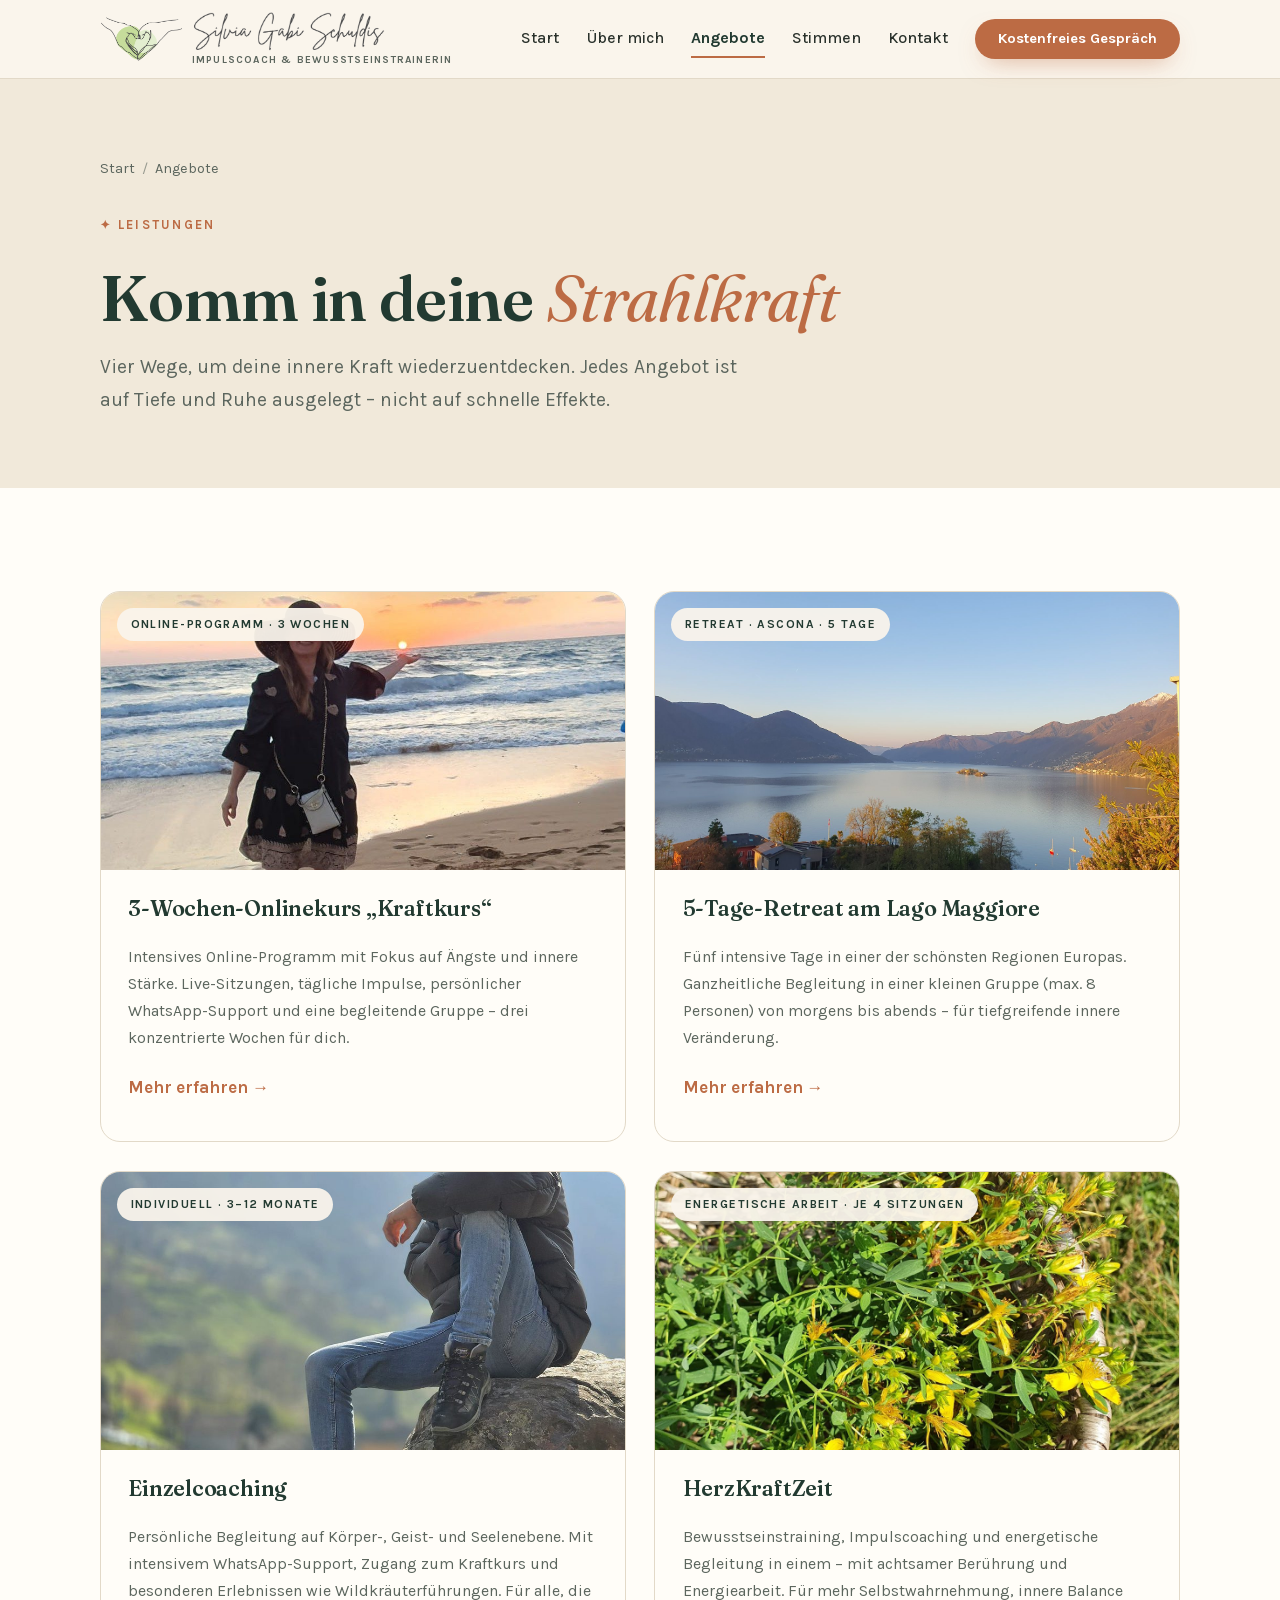
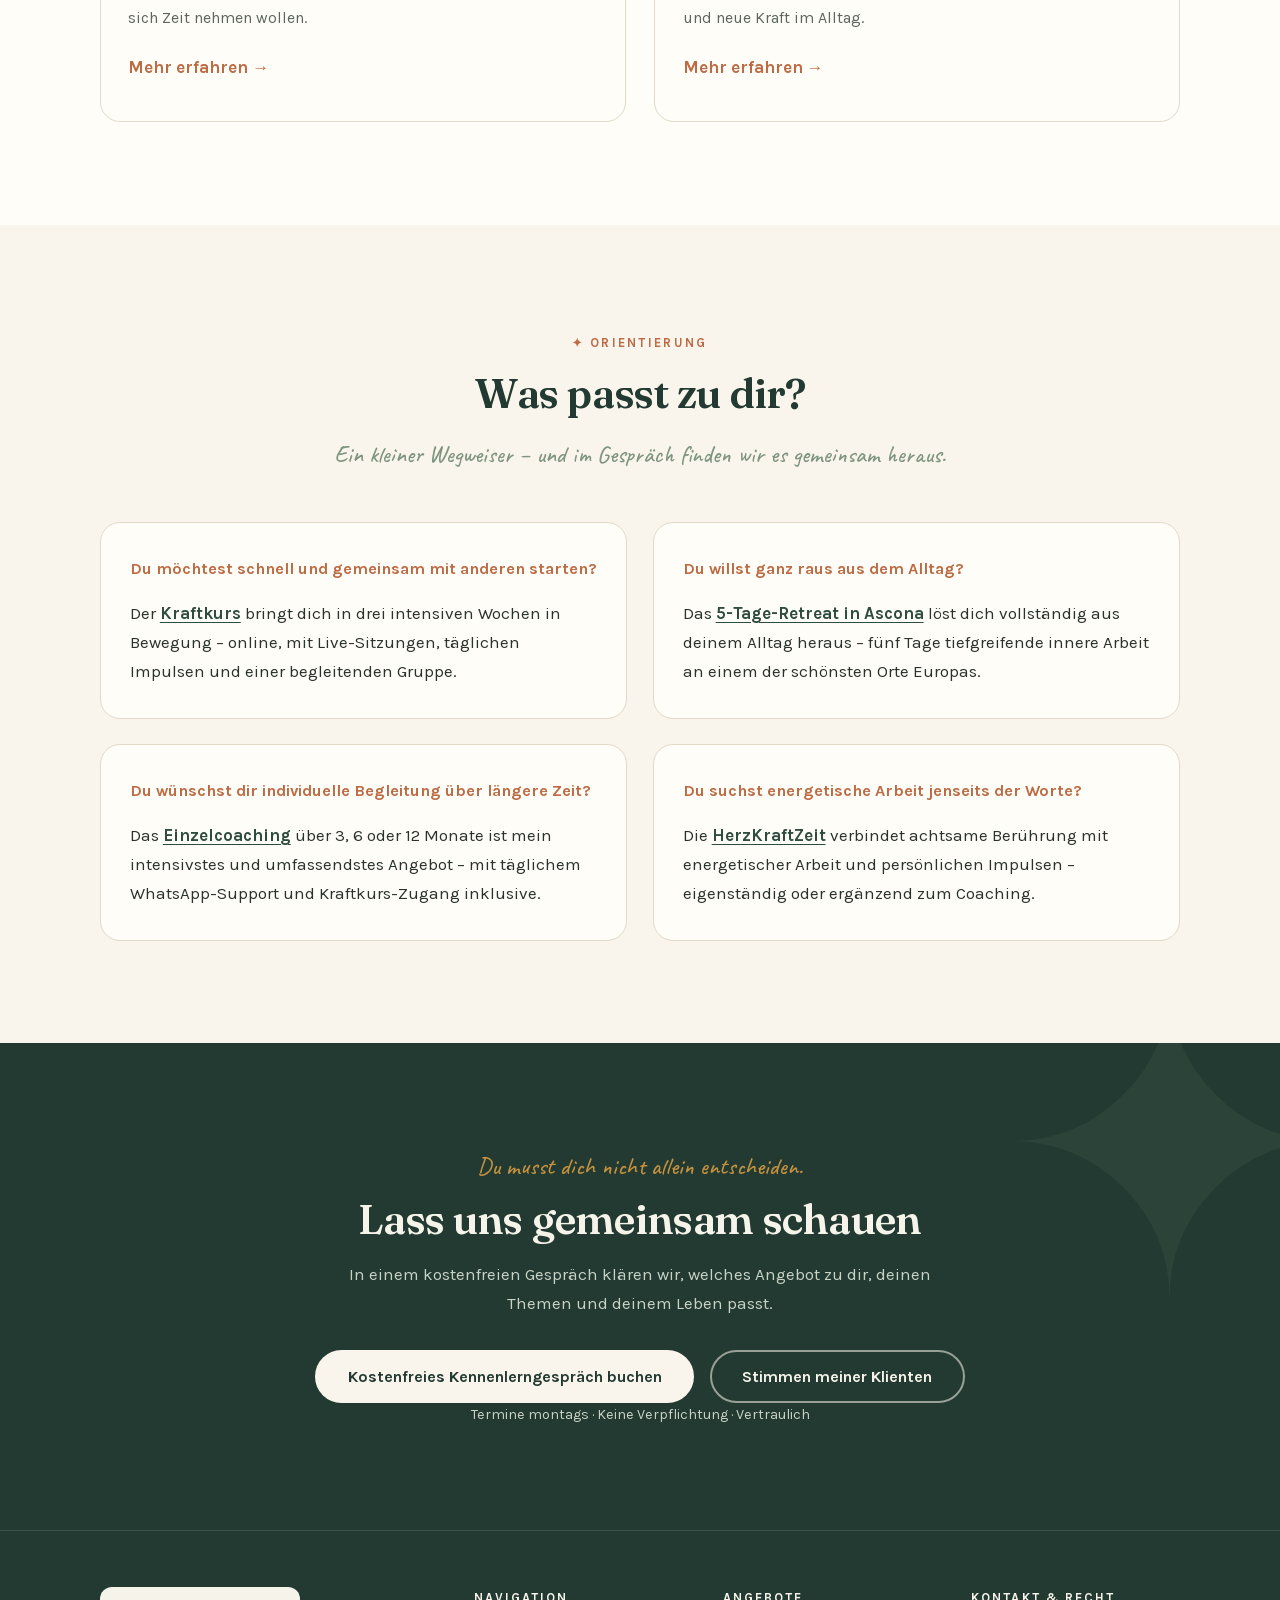
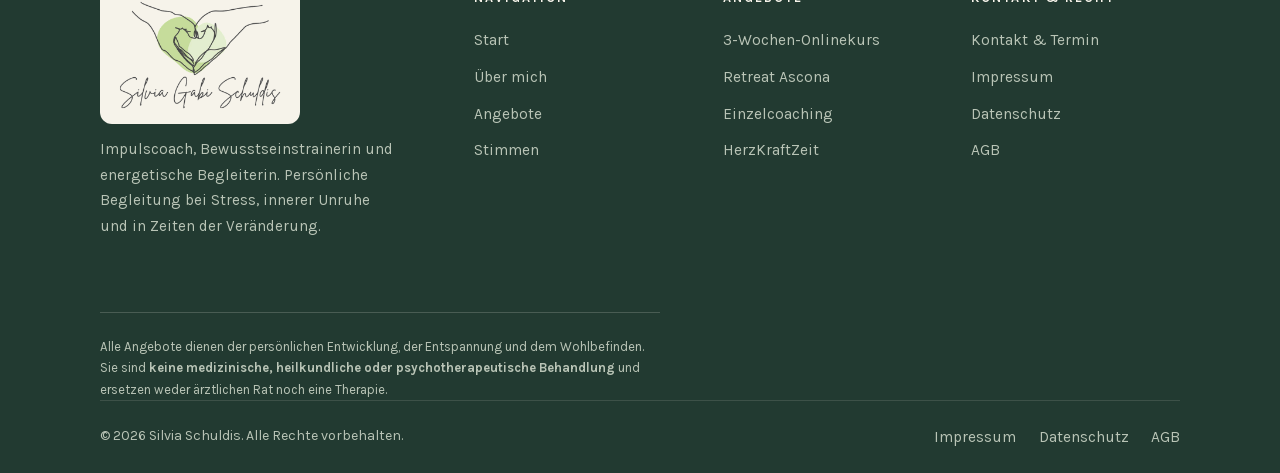
<file: angebote.html>
<!DOCTYPE html>
<html lang="de">
<head>
  <meta charset="UTF-8">
  <meta name="viewport" content="width=device-width, initial-scale=1.0">
  <title>Angebote: Coaching, Retreat, Onlinekurs & HerzKraftZeit</title>
  <meta name="description" content="Vier Wege zu mehr innerer Balance: Einzelcoaching, 3-Wochen-Onlinekurs, 5-Tage-Retreat am Lago Maggiore und HerzKraftZeit bei Silvia Schuldis.">
  <link rel="stylesheet" href="css/fonts.css">
  <link rel="stylesheet" href="css/style.css?v=2026-10-19">
  <link rel="canonical" href="https://silviaschuldis.de/angebote.html">
  <meta property="og:type" content="website">
  <meta property="og:site_name" content="Silvia Gabi Schuldis – Impulscoach &amp; Bewusstseinstrainerin">
  <meta property="og:locale" content="de_DE">
  <meta property="og:title" content="Angebote: Coaching, Retreat, Onlinekurs &amp; HerzKraftZeit">
  <meta property="og:description" content="Vier Wege zu mehr innerer Balance: Einzelcoaching, 3-Wochen-Onlinekurs, 5-Tage-Retreat am Lago Maggiore und HerzKraftZeit bei Silvia Schuldis.">
  <meta property="og:url" content="https://silviaschuldis.de/angebote.html">
  <meta property="og:image" content="https://silviaschuldis.de/img/silvia-seminar.jpg">
  <meta name="twitter:card" content="summary_large_image">
  <link rel="icon" type="image/png" href="img/favicon.png">
  <script type="application/ld+json">
  {
    "@context": "https://schema.org",
    "@type": "BreadcrumbList",
    "itemListElement": [
      {
        "@type": "ListItem",
        "position": 1,
        "name": "Start",
        "item": "https://silviaschuldis.de/"
      },
      {
        "@type": "ListItem",
        "position": 2,
        "name": "Angebote",
        "item": "https://silviaschuldis.de/angebote.html"
      }
    ]
  }
  </script>
  <script type="application/ld+json">
  {
    "@context": "https://schema.org",
    "@type": "LocalBusiness",
    "@id": "https://silviaschuldis.de/#business",
    "name": "Silvia Gabi Schuldis – Impulscoach & Bewusstseinstrainerin",
    "description": "Impulscoaching, Bewusstseinstraining und energetische Begleitung für mehr Selbstwahrnehmung, innere Balance und neue Kraft im Alltag. Einzelcoaching, 3-Wochen-Onlinekurs, 5-Tage-Retreat am Lago Maggiore und HerzKraftZeit.",
    "url": "https://silviaschuldis.de/",
    "image": "https://silviaschuldis.de/img/silvia-hero.jpg",
    "logo": "https://silviaschuldis.de/img/logo-full.png",
    "telephone": "+49 176 39521792",
    "email": "silvia@silviaschuldis.de",
    "address": {
      "@type": "PostalAddress",
      "streetAddress": "Nillabergweg 2",
      "addressLocality": "Freudenstadt-Dietersweiler",
      "postalCode": "72250",
      "addressCountry": "DE"
    },
    "founder": {
      "@type": "Person",
      "name": "Silvia Schuldis"
    },
    "areaServed": [
      "Freudenstadt",
      "Schwarzwald",
      "Deutschland",
      "Online"
    ],
    "makesOffer": [
      {
        "@type": "Offer",
        "itemOffered": {
          "@type": "Service",
          "name": "Einzelcoaching (3, 6 oder 12 Monate)",
          "url": "https://silviaschuldis.de/einzelcoaching.html"
        }
      },
      {
        "@type": "Offer",
        "itemOffered": {
          "@type": "Service",
          "name": "3-Wochen-Onlinekurs „Kraftkurs“",
          "url": "https://silviaschuldis.de/onlinekurs.html"
        }
      },
      {
        "@type": "Offer",
        "itemOffered": {
          "@type": "Service",
          "name": "5-Tage-Retreat am Lago Maggiore (Ascona)",
          "url": "https://silviaschuldis.de/retreat.html"
        }
      },
      {
        "@type": "Offer",
        "itemOffered": {
          "@type": "Service",
          "name": "HerzKraftZeit: energetische Begleitung und achtsame Berührung",
          "url": "https://silviaschuldis.de/herzkraftzeit.html"
        }
      }
    ]
  }
  </script>
</head>
<body>

<header class="site-head">
  <div class="wrap head-inner">
    <a class="brand" href="index.html">
      <img class="brand-mark" src="img/logo-mark.png" alt="" width="320" height="170">
      <span class="brand-text">
        <img class="brand-type" src="img/logo-type.png" alt="Silvia Gabi Schuldis" width="560" height="115">
        <span class="brand-sub">Impulscoach &amp; Bewusstseinstrainerin</span>
      </span>
    </a>
    <nav class="main-nav" id="mainNav" aria-label="Hauptnavigation">
      <a href="index.html">Start</a>
      <a href="uber-mich.html">Über mich</a>
      <a href="angebote.html" class="active" aria-current="page">Angebote</a>
      <a href="stimmen.html">Stimmen</a>
      <a href="kontakt.html">Kontakt</a>
      <a href="kontakt.html#termin" class="btn btn-solid btn-sm nav-cta">Kostenfreies Gespräch</a>
    </nav>
    <button class="nav-toggle" aria-expanded="false" aria-controls="mainNav"><span></span><span></span><span></span><span class="sr-only">Menü öffnen</span></button>
  </div>
</header>

<main>

<div class="page-hero">
  <div class="wrap">
    <nav class="breadcrumb" aria-label="Brotkrumen"><a href="index.html">Start</a><span>/</span>Angebote</nav>
    <span class="eyebrow">Leistungen</span>
    <h1>Komm in deine <em>Strahlkraft</em></h1>
    <p class="lead">Vier Wege, um deine innere Kraft wiederzuentdecken. Jedes Angebot ist auf Tiefe und Ruhe ausgelegt – nicht auf schnelle Effekte.</p>
    <div class="termin-band" data-termin="kraftkurs retreat" hidden></div>
  </div>
</div>

<section class="section bg-cream">
  <div class="wrap">
    <div class="offers">
      <article class="offer reveal">
        <div class="offer-media">
          <img src="img/silvia-sonne.jpg" alt="Silvia Schuldis am Strand bei Sonnenuntergang, die Sonne in ihrer Hand" width="932" height="524">
          <span class="offer-tag">Online-Programm · 3 Wochen</span>
        </div>
        <div class="offer-body">
          <h2>3-Wochen-Onlinekurs „Kraftkurs“</h2>
          <p>Intensives Online-Programm mit Fokus auf Ängste und innere Stärke. Live-Sitzungen, tägliche Impulse, persönlicher WhatsApp-Support und eine begleitende Gruppe – drei konzentrierte Wochen für dich.</p>
          <a class="offer-link" href="onlinekurs.html">Mehr erfahren</a>
        </div>
      </article>
      <article class="offer reveal">
        <div class="offer-media">
          <img src="img/lago-panorama.jpg" alt="Morgenblick über den Lago Maggiore bei Ascona" width="1600" height="1200">
          <span class="offer-tag">Retreat · Ascona · 5 Tage</span>
        </div>
        <div class="offer-body">
          <h2>5-Tage-Retreat am Lago Maggiore</h2>
          <p>Fünf intensive Tage in einer der schönsten Regionen Europas. Ganzheitliche Begleitung in einer kleinen Gruppe (max. 8 Personen) von morgens bis abends – für tiefgreifende innere Veränderung.</p>
          <a class="offer-link" href="retreat.html">Mehr erfahren</a>
        </div>
      </article>
      <article class="offer reveal">
        <div class="offer-media">
          <img src="img/teilnehmer-fels.jpg" alt="Person sitzt ruhig auf einem Felsen und blickt über das Tal" width="1000" height="1333">
          <span class="offer-tag">Individuell · 3–12 Monate</span>
        </div>
        <div class="offer-body">
          <h2>Einzelcoaching</h2>
          <p>Persönliche Begleitung auf Körper-, Geist- und Seelenebene. Mit intensivem WhatsApp-Support, Zugang zum Kraftkurs und besonderen Erlebnissen wie Wildkräuterführungen. Für alle, die sich Zeit nehmen wollen.</p>
          <a class="offer-link" href="einzelcoaching.html">Mehr erfahren</a>
        </div>
      </article>
      <article class="offer reveal">
        <div class="offer-media">
          <img src="img/wildkraeuter-korb.jpg" alt="Korb mit frisch gesammelten Wildkräutern auf einer Wiese" style="object-position:center 60%" width="1200" height="1600">
          <span class="offer-tag">Energetische Arbeit · je 4 Sitzungen</span>
        </div>
        <div class="offer-body">
          <h2>HerzKraftZeit</h2>
          <p>Bewusstseinstraining, Impulscoaching und energetische Begleitung in einem – mit achtsamer Berührung und Energiearbeit. Für mehr Selbstwahrnehmung, innere Balance und neue Kraft im Alltag.</p>
          <a class="offer-link" href="herzkraftzeit.html">Mehr erfahren</a>
        </div>
      </article>
    </div>
  </div>
</section>

<!-- Wegweiser -->
<section class="section">
  <div class="wrap">
    <div class="center reveal">
      <span class="eyebrow">Orientierung</span>
      <h2>Was passt zu dir?</h2>
      <p class="hand mt-1">Ein kleiner Wegweiser – und im Gespräch finden wir es gemeinsam heraus.</p>
    </div>
    <div class="grid-2 mt-3">
      <div class="card reveal">
        <h4 style="color:var(--terra)">Du möchtest schnell und gemeinsam mit anderen starten?</h4>
        <p class="mt-1">Der <a href="onlinekurs.html"><strong>Kraftkurs</strong></a> bringt dich in drei intensiven Wochen in Bewegung – online, mit Live-Sitzungen, täglichen Impulsen und einer begleitenden Gruppe.</p>
      </div>
      <div class="card reveal">
        <h4 style="color:var(--terra)">Du willst ganz raus aus dem Alltag?</h4>
        <p class="mt-1">Das <a href="retreat.html"><strong>5-Tage-Retreat in Ascona</strong></a> löst dich vollständig aus deinem Alltag heraus – fünf Tage tiefgreifende innere Arbeit an einem der schönsten Orte Europas.</p>
      </div>
      <div class="card reveal">
        <h4 style="color:var(--terra)">Du wünschst dir individuelle Begleitung über längere Zeit?</h4>
        <p class="mt-1">Das <a href="einzelcoaching.html"><strong>Einzelcoaching</strong></a> über 3, 6 oder 12 Monate ist mein intensivstes und umfassendstes Angebot – mit täglichem WhatsApp-Support und Kraftkurs-Zugang inklusive.</p>
      </div>
      <div class="card reveal">
        <h4 style="color:var(--terra)">Du suchst energetische Arbeit jenseits der Worte?</h4>
        <p class="mt-1">Die <a href="herzkraftzeit.html"><strong>HerzKraftZeit</strong></a> verbindet achtsame Berührung mit energetischer Arbeit und persönlichen Impulsen – eigenständig oder ergänzend zum Coaching.</p>
      </div>
    </div>
  </div>
</section>

<section class="section cta-final center">
  <div class="wrap reveal">
    <span class="hand">Du musst dich nicht allein entscheiden.</span>
    <h2>Lass uns gemeinsam schauen</h2>
    <p>In einem kostenfreien Gespräch klären wir, welches Angebot zu dir, deinen Themen und deinem Leben passt.</p>
    <div class="cta-actions">
      <a href="kontakt.html#termin" class="btn btn-light">Kostenfreies Kennenlerngespräch buchen</a>
      <a href="stimmen.html" class="btn btn-light-ghost">Stimmen meiner Klienten</a>
    </div>
    <p class="cta-note">Termine montags · Keine Verpflichtung · Vertraulich</p>
  </div>
</section>

</main>

<footer class="site-foot">
  <div class="wrap">
    <div class="foot-main">
      <div class="foot-brand">
        <img class="foot-logo" src="img/logo-full.png" alt="Silvia Gabi Schuldis" width="560" height="372">
        <p>Impulscoach, Bewusstseinstrainerin und energetische Begleiterin. Persönliche Begleitung bei Stress, innerer Unruhe und in Zeiten der Veränderung.</p>
      </div>
      <div>
        <h4>Navigation</h4>
        <ul>
          <li><a href="index.html">Start</a></li>
          <li><a href="uber-mich.html">Über mich</a></li>
          <li><a href="angebote.html">Angebote</a></li>
          <li><a href="stimmen.html">Stimmen</a></li>
        </ul>
      </div>
      <div>
        <h4>Angebote</h4>
        <ul>
          <li><a href="onlinekurs.html">3-Wochen-Onlinekurs</a></li>
          <li><a href="retreat.html">Retreat Ascona</a></li>
          <li><a href="einzelcoaching.html">Einzelcoaching</a></li>
          <li><a href="herzkraftzeit.html">HerzKraftZeit</a></li>
        </ul>
      </div>
      <div>
        <h4>Kontakt &amp; Recht</h4>
        <ul>
          <li><a href="kontakt.html">Kontakt &amp; Termin</a></li>
          <li><a href="impressum.html">Impressum</a></li>
          <li><a href="datenschutz.html">Datenschutz</a></li>
          <li><a href="agb.html">AGB</a></li>
        </ul>
      </div>
    </div>
    <p class="foot-abgrenzung">Alle Angebote dienen der persönlichen Entwicklung, der Entspannung und dem Wohlbefinden. Sie sind <strong>keine medizinische, heilkundliche oder psychotherapeutische Behandlung</strong> und ersetzen weder ärztlichen Rat noch eine Therapie.</p>
    <div class="foot-bottom">
      <span>© 2026 Silvia Schuldis. Alle Rechte vorbehalten.</span>
      <div class="foot-legal">
        <a href="impressum.html">Impressum</a>
        <a href="datenschutz.html">Datenschutz</a>
        <a href="agb.html">AGB</a>
      </div>
    </div>
  </div>
</footer>

<script src="js/main.js"></script>
<script src="js/termine.js?v=2026-10-19"></script>
</body>
</html>
</file>
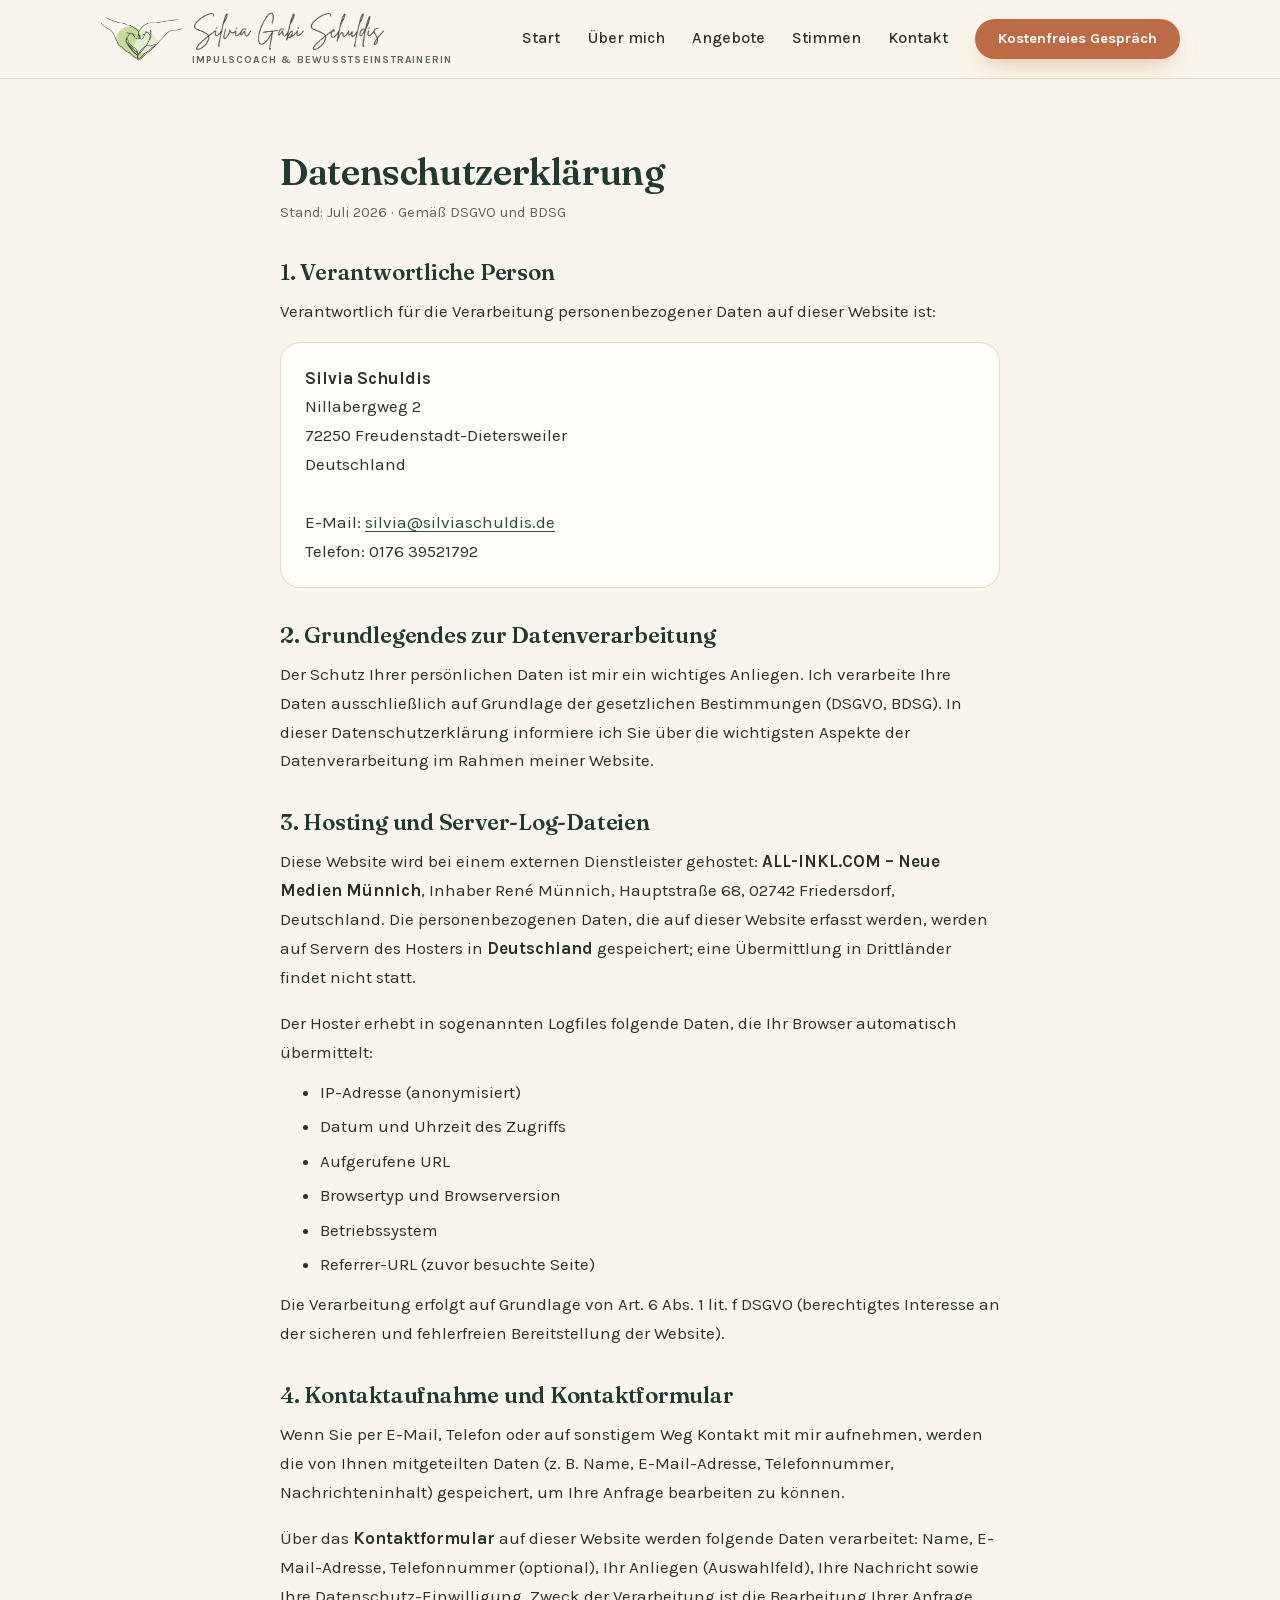
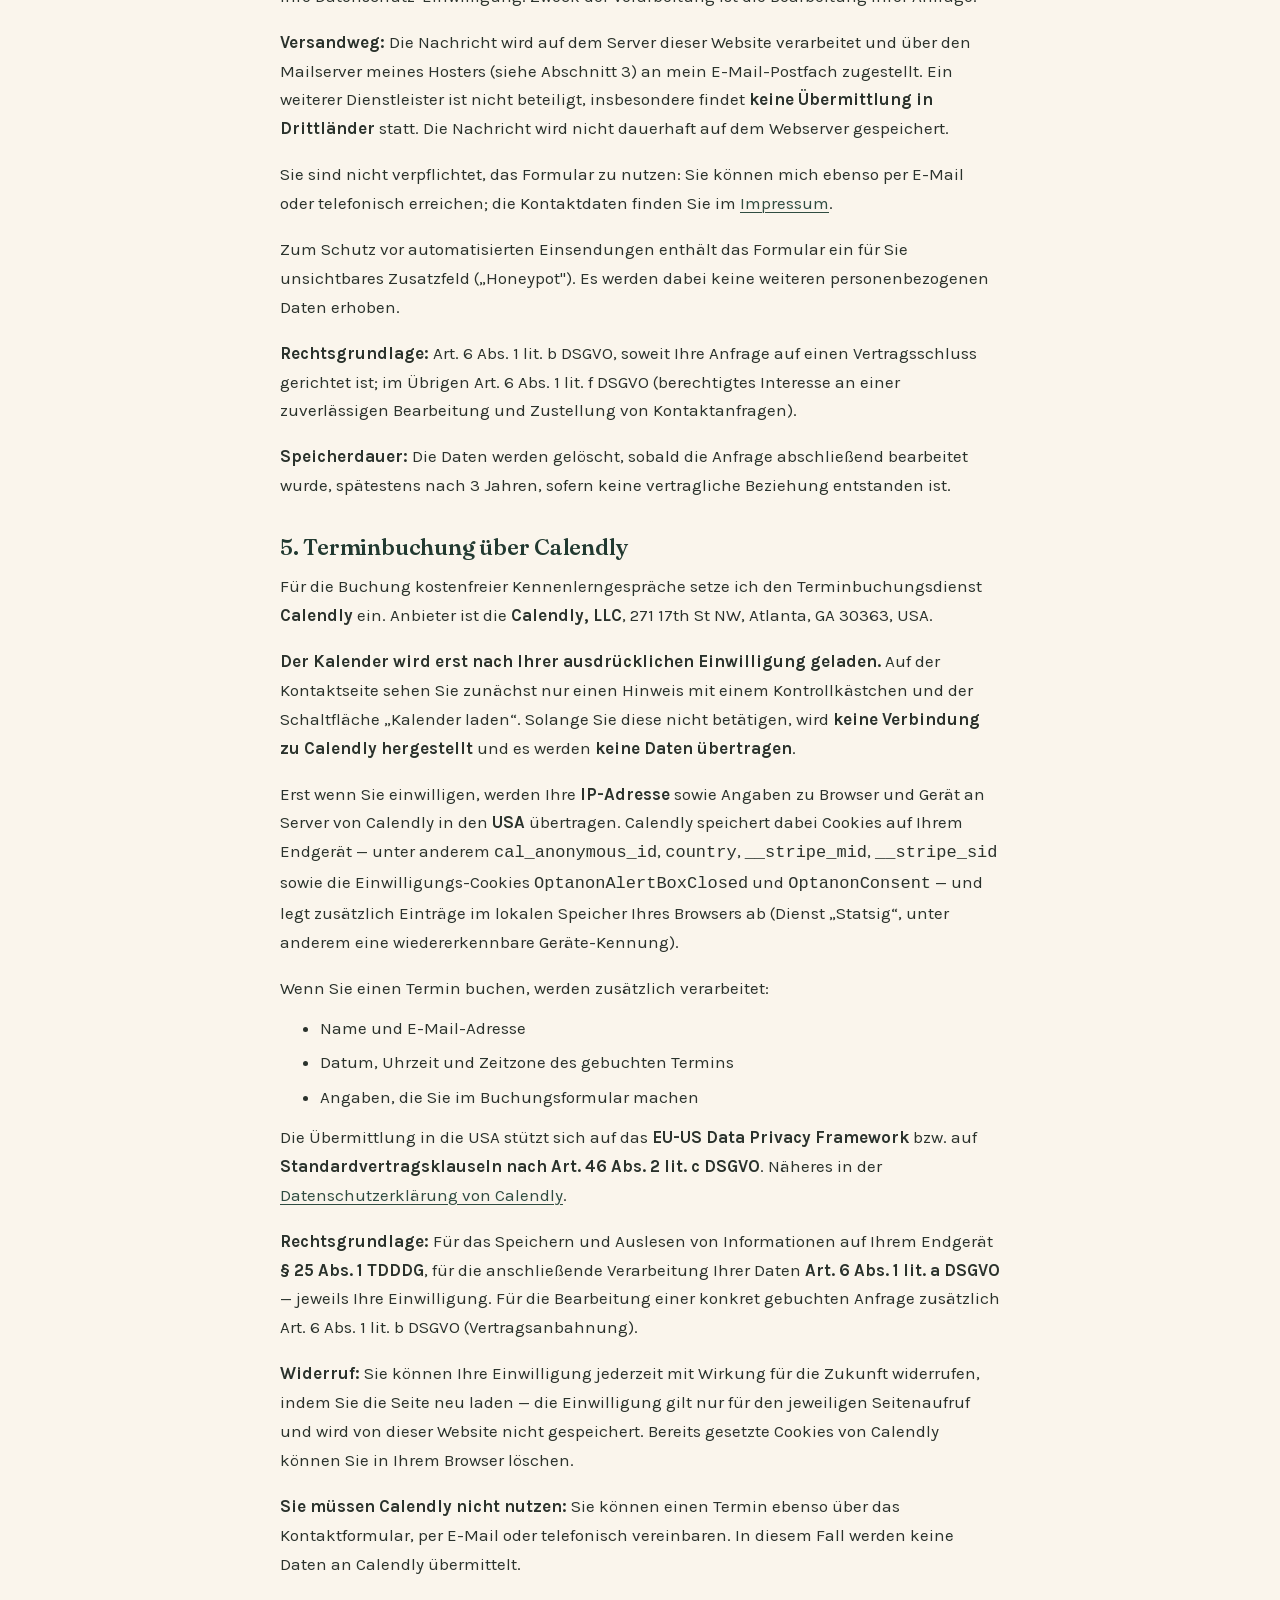
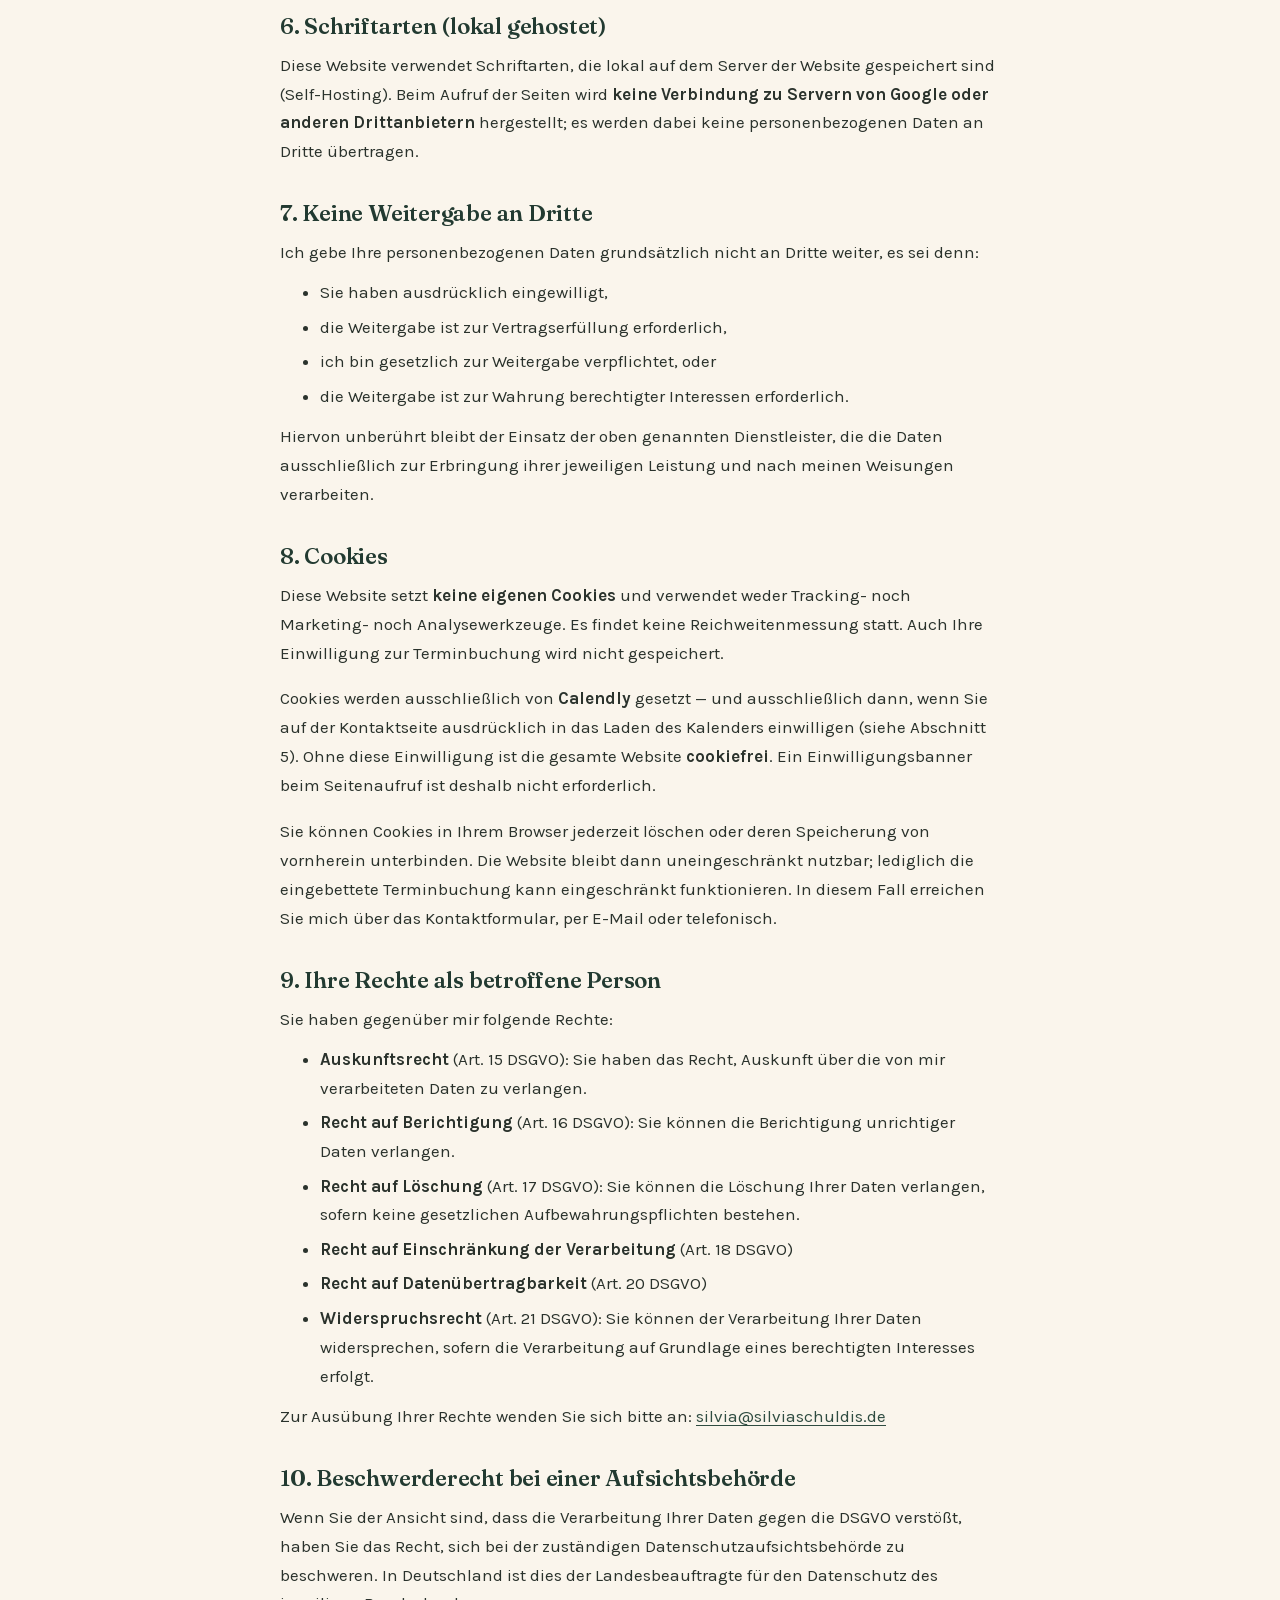
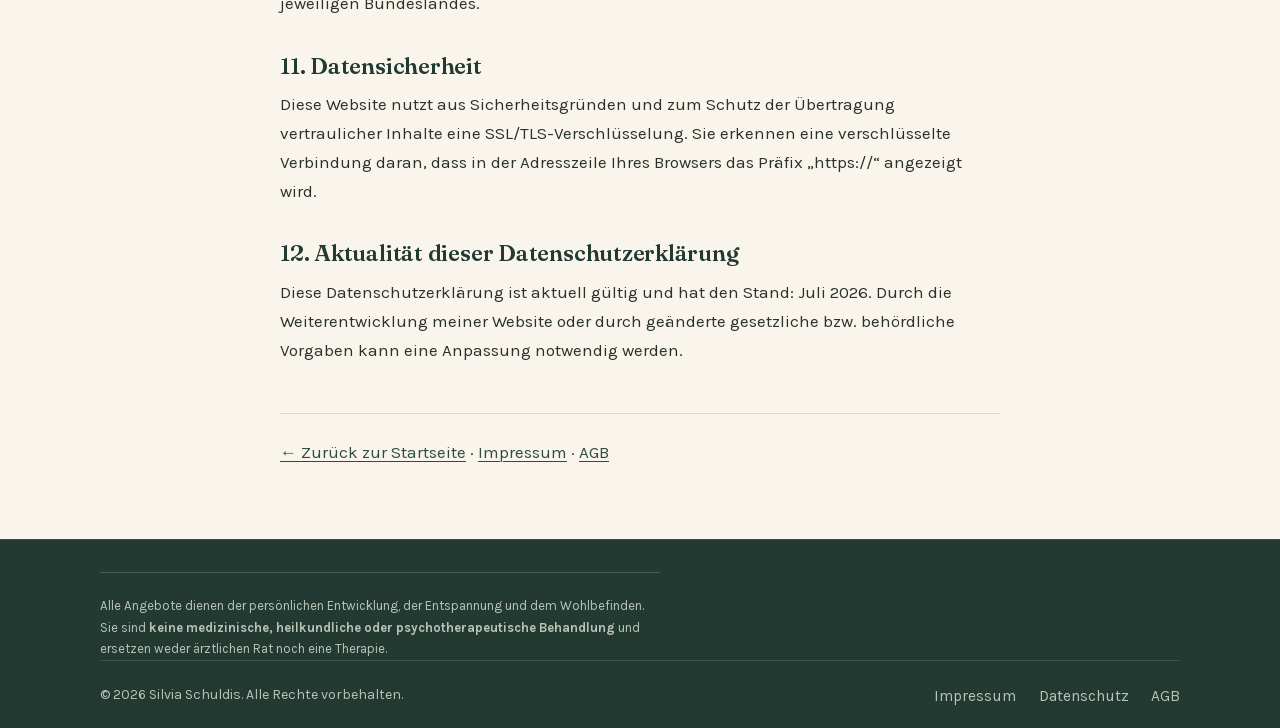
<file: datenschutz.html>
<!DOCTYPE html>
<html lang="de">
<head>
  <meta charset="UTF-8">
  <meta name="viewport" content="width=device-width, initial-scale=1.0">
  <title>Datenschutzerklärung – Silvia Schuldis</title>
  <meta name="description" content="Datenschutzerklärung der Website von Silvia Gabi Schuldis – Informationen zur Verarbeitung personenbezogener Daten gemäß DSGVO.">
  <meta name="robots" content="noindex, follow">
  <link rel="stylesheet" href="css/fonts.css">
  <link rel="stylesheet" href="css/style.css?v=2026-10-19">
  <link rel="canonical" href="https://silviaschuldis.de/datenschutz.html">
  <meta property="og:type" content="website">
  <meta property="og:site_name" content="Silvia Gabi Schuldis – Impulscoach &amp; Bewusstseinstrainerin">
  <meta property="og:locale" content="de_DE">
  <meta property="og:title" content="Datenschutzerklärung – Silvia Schuldis">
  <meta property="og:description" content="Datenschutzerklärung der Website von Silvia Gabi Schuldis – Informationen zur Verarbeitung personenbezogener Daten gemäß DSGVO.">
  <meta property="og:url" content="https://silviaschuldis.de/datenschutz.html">
  <meta property="og:image" content="https://silviaschuldis.de/img/silvia-hero.jpg">
  <meta name="twitter:card" content="summary_large_image">
  <link rel="icon" type="image/png" href="img/favicon.png">
  <script type="application/ld+json">
  {
    "@context": "https://schema.org",
    "@type": "LocalBusiness",
    "@id": "https://silviaschuldis.de/#business",
    "name": "Silvia Gabi Schuldis – Impulscoach & Bewusstseinstrainerin",
    "description": "Impulscoaching, Bewusstseinstraining und energetische Begleitung für mehr Selbstwahrnehmung, innere Balance und neue Kraft im Alltag. Einzelcoaching, 3-Wochen-Onlinekurs, 5-Tage-Retreat am Lago Maggiore und HerzKraftZeit.",
    "url": "https://silviaschuldis.de/",
    "image": "https://silviaschuldis.de/img/silvia-hero.jpg",
    "logo": "https://silviaschuldis.de/img/logo-full.png",
    "telephone": "+49 176 39521792",
    "email": "silvia@silviaschuldis.de",
    "address": {
      "@type": "PostalAddress",
      "streetAddress": "Nillabergweg 2",
      "addressLocality": "Freudenstadt-Dietersweiler",
      "postalCode": "72250",
      "addressCountry": "DE"
    },
    "founder": {
      "@type": "Person",
      "name": "Silvia Schuldis"
    },
    "areaServed": [
      "Freudenstadt",
      "Schwarzwald",
      "Deutschland",
      "Online"
    ],
    "makesOffer": [
      {
        "@type": "Offer",
        "itemOffered": {
          "@type": "Service",
          "name": "Einzelcoaching (3, 6 oder 12 Monate)",
          "url": "https://silviaschuldis.de/einzelcoaching.html"
        }
      },
      {
        "@type": "Offer",
        "itemOffered": {
          "@type": "Service",
          "name": "3-Wochen-Onlinekurs „Kraftkurs“",
          "url": "https://silviaschuldis.de/onlinekurs.html"
        }
      },
      {
        "@type": "Offer",
        "itemOffered": {
          "@type": "Service",
          "name": "5-Tage-Retreat am Lago Maggiore (Ascona)",
          "url": "https://silviaschuldis.de/retreat.html"
        }
      },
      {
        "@type": "Offer",
        "itemOffered": {
          "@type": "Service",
          "name": "HerzKraftZeit: energetische Begleitung und achtsame Berührung",
          "url": "https://silviaschuldis.de/herzkraftzeit.html"
        }
      }
    ]
  }
  </script>
</head>
<body>

<header class="site-head">
  <div class="wrap head-inner">
    <a class="brand" href="index.html">
      <img class="brand-mark" src="img/logo-mark.png" alt="" width="320" height="170">
      <span class="brand-text">
        <img class="brand-type" src="img/logo-type.png" alt="Silvia Gabi Schuldis" width="560" height="115">
        <span class="brand-sub">Impulscoach &amp; Bewusstseinstrainerin</span>
      </span>
    </a>
    <nav class="main-nav" id="mainNav" aria-label="Hauptnavigation">
      <a href="index.html">Start</a>
      <a href="uber-mich.html">Über mich</a>
      <a href="angebote.html">Angebote</a>
      <a href="stimmen.html">Stimmen</a>
      <a href="kontakt.html">Kontakt</a>
      <a href="kontakt.html#termin" class="btn btn-solid btn-sm nav-cta">Kostenfreies Gespräch</a>
    </nav>
    <button class="nav-toggle" aria-expanded="false" aria-controls="mainNav"><span></span><span></span><span></span><span class="sr-only">Menü öffnen</span></button>
  </div>
</header>

<main class="legal">
  <h1>Datenschutzerklärung</h1>
  <span class="updated">Stand: Juli 2026 · Gemäß DSGVO und BDSG</span>

  <h2>1. Verantwortliche Person</h2>
  <p>Verantwortlich für die Verarbeitung personenbezogener Daten auf dieser Website ist:</p>
  <div class="legal-box">
    <p>
      <strong>Silvia Schuldis</strong><br>
      Nillabergweg 2<br>
      72250 Freudenstadt-Dietersweiler<br>
      Deutschland<br><br>
      E-Mail: <a href="mailto:silvia@silviaschuldis.de">silvia@silviaschuldis.de</a><br>
      Telefon: 0176 39521792
    </p>
  </div>

  <h2>2. Grundlegendes zur Datenverarbeitung</h2>
  <p>Der Schutz Ihrer persönlichen Daten ist mir ein wichtiges Anliegen. Ich verarbeite Ihre Daten ausschließlich auf Grundlage der gesetzlichen Bestimmungen (DSGVO, BDSG). In dieser Datenschutzerklärung informiere ich Sie über die wichtigsten Aspekte der Datenverarbeitung im Rahmen meiner Website.</p>

  <h2>3. Hosting und Server-Log-Dateien</h2>
  <p>Diese Website wird bei einem externen Dienstleister gehostet: <strong>ALL-INKL.COM – Neue Medien Münnich</strong>, Inhaber René Münnich, Hauptstraße 68, 02742 Friedersdorf, Deutschland. Die personenbezogenen Daten, die auf dieser Website erfasst werden, werden auf Servern des Hosters in <strong>Deutschland</strong> gespeichert; eine Übermittlung in Drittländer findet nicht statt.</p>
  <p>Der Hoster erhebt in sogenannten Logfiles folgende Daten, die Ihr Browser automatisch übermittelt:</p>
  <ul>
    <li>IP-Adresse (anonymisiert)</li>
    <li>Datum und Uhrzeit des Zugriffs</li>
    <li>Aufgerufene URL</li>
    <li>Browsertyp und Browserversion</li>
    <li>Betriebssystem</li>
    <li>Referrer-URL (zuvor besuchte Seite)</li>
  </ul>
  <p>Die Verarbeitung erfolgt auf Grundlage von Art. 6 Abs. 1 lit. f DSGVO (berechtigtes Interesse an der sicheren und fehlerfreien Bereitstellung der Website).</p>

  <h2>4. Kontaktaufnahme und Kontaktformular</h2>
  <p>Wenn Sie per E-Mail, Telefon oder auf sonstigem Weg Kontakt mit mir aufnehmen, werden die von Ihnen mitgeteilten Daten (z. B. Name, E-Mail-Adresse, Telefonnummer, Nachrichteninhalt) gespeichert, um Ihre Anfrage bearbeiten zu können.</p>
  <p>Über das <strong>Kontaktformular</strong> auf dieser Website werden folgende Daten verarbeitet: Name, E-Mail-Adresse, Telefonnummer (optional), Ihr Anliegen (Auswahlfeld), Ihre Nachricht sowie Ihre Datenschutz-Einwilligung. Zweck der Verarbeitung ist die Bearbeitung Ihrer Anfrage.</p>
  <p><strong>Versandweg:</strong> Die Nachricht wird auf dem Server dieser Website verarbeitet und über den Mailserver meines Hosters (siehe Abschnitt 3) an mein E-Mail-Postfach zugestellt. Ein weiterer Dienstleister ist nicht beteiligt, insbesondere findet <strong>keine Übermittlung in Drittländer</strong> statt. Die Nachricht wird nicht dauerhaft auf dem Webserver gespeichert.</p>
  <p>Sie sind nicht verpflichtet, das Formular zu nutzen: Sie können mich ebenso per E-Mail oder telefonisch erreichen; die Kontaktdaten finden Sie im <a href="impressum.html">Impressum</a>.</p>
  <p>Zum Schutz vor automatisierten Einsendungen enthält das Formular ein für Sie unsichtbares Zusatzfeld („Honeypot"). Es werden dabei keine weiteren personenbezogenen Daten erhoben.</p>
  <p><strong>Rechtsgrundlage:</strong> Art. 6 Abs. 1 lit. b DSGVO, soweit Ihre Anfrage auf einen Vertragsschluss gerichtet ist; im Übrigen Art. 6 Abs. 1 lit. f DSGVO (berechtigtes Interesse an einer zuverlässigen Bearbeitung und Zustellung von Kontaktanfragen).</p>
  <p><strong>Speicherdauer:</strong> Die Daten werden gelöscht, sobald die Anfrage abschließend bearbeitet wurde, spätestens nach 3 Jahren, sofern keine vertragliche Beziehung entstanden ist.</p>

  <h2 id="termin">5. Terminbuchung über Calendly</h2>
  <p>Für die Buchung kostenfreier Kennenlerngespräche setze ich den Terminbuchungsdienst <strong>Calendly</strong> ein. Anbieter ist die <strong>Calendly, LLC</strong>, 271 17th St NW, Atlanta, GA 30363, USA.</p>
  <p><strong>Der Kalender wird erst nach Ihrer ausdrücklichen Einwilligung geladen.</strong> Auf der Kontaktseite sehen Sie zunächst nur einen Hinweis mit einem Kontrollkästchen und der Schaltfläche „Kalender laden“. Solange Sie diese nicht betätigen, wird <strong>keine Verbindung zu Calendly hergestellt</strong> und es werden <strong>keine Daten übertragen</strong>.</p>
  <p>Erst wenn Sie einwilligen, werden Ihre <strong>IP-Adresse</strong> sowie Angaben zu Browser und Gerät an Server von Calendly in den <strong>USA</strong> übertragen. Calendly speichert dabei Cookies auf Ihrem Endgerät — unter anderem <code>cal_anonymous_id</code>, <code>country</code>, <code>__stripe_mid</code>, <code>__stripe_sid</code> sowie die Einwilligungs-Cookies <code>OptanonAlertBoxClosed</code> und <code>OptanonConsent</code> — und legt zusätzlich Einträge im lokalen Speicher Ihres Browsers ab (Dienst „Statsig“, unter anderem eine wiedererkennbare Geräte-Kennung).</p>
  <p>Wenn Sie einen Termin buchen, werden zusätzlich verarbeitet:</p>
  <ul>
    <li>Name und E-Mail-Adresse</li>
    <li>Datum, Uhrzeit und Zeitzone des gebuchten Termins</li>
    <li>Angaben, die Sie im Buchungsformular machen</li>
  </ul>
  <p>Die Übermittlung in die USA stützt sich auf das <strong>EU-US Data Privacy Framework</strong> bzw. auf <strong>Standardvertragsklauseln nach Art. 46 Abs. 2 lit. c DSGVO</strong>. Näheres in der <a href="https://calendly.com/de/privacy" target="_blank" rel="noopener">Datenschutzerklärung von Calendly</a>.</p>
  <p><strong>Rechtsgrundlage:</strong> Für das Speichern und Auslesen von Informationen auf Ihrem Endgerät <strong>§ 25 Abs. 1 TDDDG</strong>, für die anschließende Verarbeitung Ihrer Daten <strong>Art. 6 Abs. 1 lit. a DSGVO</strong> — jeweils Ihre Einwilligung. Für die Bearbeitung einer konkret gebuchten Anfrage zusätzlich Art. 6 Abs. 1 lit. b DSGVO (Vertragsanbahnung).</p>
  <p><strong>Widerruf:</strong> Sie können Ihre Einwilligung jederzeit mit Wirkung für die Zukunft widerrufen, indem Sie die Seite neu laden — die Einwilligung gilt nur für den jeweiligen Seitenaufruf und wird von dieser Website nicht gespeichert. Bereits gesetzte Cookies von Calendly können Sie in Ihrem Browser löschen.</p>
  <p><strong>Sie müssen Calendly nicht nutzen:</strong> Sie können einen Termin ebenso über das Kontaktformular, per E-Mail oder telefonisch vereinbaren. In diesem Fall werden keine Daten an Calendly übermittelt.</p>

  <h2>6. Schriftarten (lokal gehostet)</h2>
  <p>Diese Website verwendet Schriftarten, die lokal auf dem Server der Website gespeichert sind (Self-Hosting). Beim Aufruf der Seiten wird <strong>keine Verbindung zu Servern von Google oder anderen Drittanbietern</strong> hergestellt; es werden dabei keine personenbezogenen Daten an Dritte übertragen.</p>

  <h2>7. Keine Weitergabe an Dritte</h2>
  <p>Ich gebe Ihre personenbezogenen Daten grundsätzlich nicht an Dritte weiter, es sei denn:</p>
  <ul>
    <li>Sie haben ausdrücklich eingewilligt,</li>
    <li>die Weitergabe ist zur Vertragserfüllung erforderlich,</li>
    <li>ich bin gesetzlich zur Weitergabe verpflichtet, oder</li>
    <li>die Weitergabe ist zur Wahrung berechtigter Interessen erforderlich.</li>
  </ul>
  <p>Hiervon unberührt bleibt der Einsatz der oben genannten Dienstleister, die die Daten ausschließlich zur Erbringung ihrer jeweiligen Leistung und nach meinen Weisungen verarbeiten.</p>

  <h2>8. Cookies</h2>
  <p>Diese Website setzt <strong>keine eigenen Cookies</strong> und verwendet weder Tracking- noch Marketing- noch Analysewerkzeuge. Es findet keine Reichweitenmessung statt. Auch Ihre Einwilligung zur Terminbuchung wird nicht gespeichert.</p>
  <p>Cookies werden ausschließlich von <strong>Calendly</strong> gesetzt — und ausschließlich dann, wenn Sie auf der Kontaktseite ausdrücklich in das Laden des Kalenders einwilligen (siehe Abschnitt 5). Ohne diese Einwilligung ist die gesamte Website <strong>cookiefrei</strong>. Ein Einwilligungsbanner beim Seitenaufruf ist deshalb nicht erforderlich.</p>
  <p>Sie können Cookies in Ihrem Browser jederzeit löschen oder deren Speicherung von vornherein unterbinden. Die Website bleibt dann uneingeschränkt nutzbar; lediglich die eingebettete Terminbuchung kann eingeschränkt funktionieren. In diesem Fall erreichen Sie mich über das Kontaktformular, per E-Mail oder telefonisch.</p>

  <h2>9. Ihre Rechte als betroffene Person</h2>
  <p>Sie haben gegenüber mir folgende Rechte:</p>
  <ul>
    <li><strong>Auskunftsrecht</strong> (Art. 15 DSGVO): Sie haben das Recht, Auskunft über die von mir verarbeiteten Daten zu verlangen.</li>
    <li><strong>Recht auf Berichtigung</strong> (Art. 16 DSGVO): Sie können die Berichtigung unrichtiger Daten verlangen.</li>
    <li><strong>Recht auf Löschung</strong> (Art. 17 DSGVO): Sie können die Löschung Ihrer Daten verlangen, sofern keine gesetzlichen Aufbewahrungspflichten bestehen.</li>
    <li><strong>Recht auf Einschränkung der Verarbeitung</strong> (Art. 18 DSGVO)</li>
    <li><strong>Recht auf Datenübertragbarkeit</strong> (Art. 20 DSGVO)</li>
    <li><strong>Widerspruchsrecht</strong> (Art. 21 DSGVO): Sie können der Verarbeitung Ihrer Daten widersprechen, sofern die Verarbeitung auf Grundlage eines berechtigten Interesses erfolgt.</li>
  </ul>
  <p>Zur Ausübung Ihrer Rechte wenden Sie sich bitte an: <a href="mailto:silvia@silviaschuldis.de">silvia@silviaschuldis.de</a></p>

  <h2>10. Beschwerderecht bei einer Aufsichtsbehörde</h2>
  <p>Wenn Sie der Ansicht sind, dass die Verarbeitung Ihrer Daten gegen die DSGVO verstößt, haben Sie das Recht, sich bei der zuständigen Datenschutzaufsichtsbehörde zu beschweren. In Deutschland ist dies der Landesbeauftragte für den Datenschutz des jeweiligen Bundeslandes.</p>

  <h2>11. Datensicherheit</h2>
  <p>Diese Website nutzt aus Sicherheitsgründen und zum Schutz der Übertragung vertraulicher Inhalte eine SSL/TLS-Verschlüsselung. Sie erkennen eine verschlüsselte Verbindung daran, dass in der Adresszeile Ihres Browsers das Präfix „https://“ angezeigt wird.</p>

  <h2>12. Aktualität dieser Datenschutzerklärung</h2>
  <p>Diese Datenschutzerklärung ist aktuell gültig und hat den Stand: Juli 2026. Durch die Weiterentwicklung meiner Website oder durch geänderte gesetzliche bzw. behördliche Vorgaben kann eine Anpassung notwendig werden.</p>

  <div class="legal-backlinks">
    <p><a href="index.html">← Zurück zur Startseite</a> · <a href="impressum.html">Impressum</a> · <a href="agb.html">AGB</a></p>
  </div>
</main>

<footer class="site-foot">
  <div class="wrap">
    <p class="foot-abgrenzung">Alle Angebote dienen der persönlichen Entwicklung, der Entspannung und dem Wohlbefinden. Sie sind <strong>keine medizinische, heilkundliche oder psychotherapeutische Behandlung</strong> und ersetzen weder ärztlichen Rat noch eine Therapie.</p>
    <div class="foot-bottom">
      <span>© 2026 Silvia Schuldis. Alle Rechte vorbehalten.</span>
      <div class="foot-legal">
        <a href="impressum.html">Impressum</a>
        <a href="datenschutz.html">Datenschutz</a>
        <a href="agb.html">AGB</a>
      </div>
    </div>
  </div>
</footer>

<script src="js/main.js"></script>
</body>
</html>
</file>
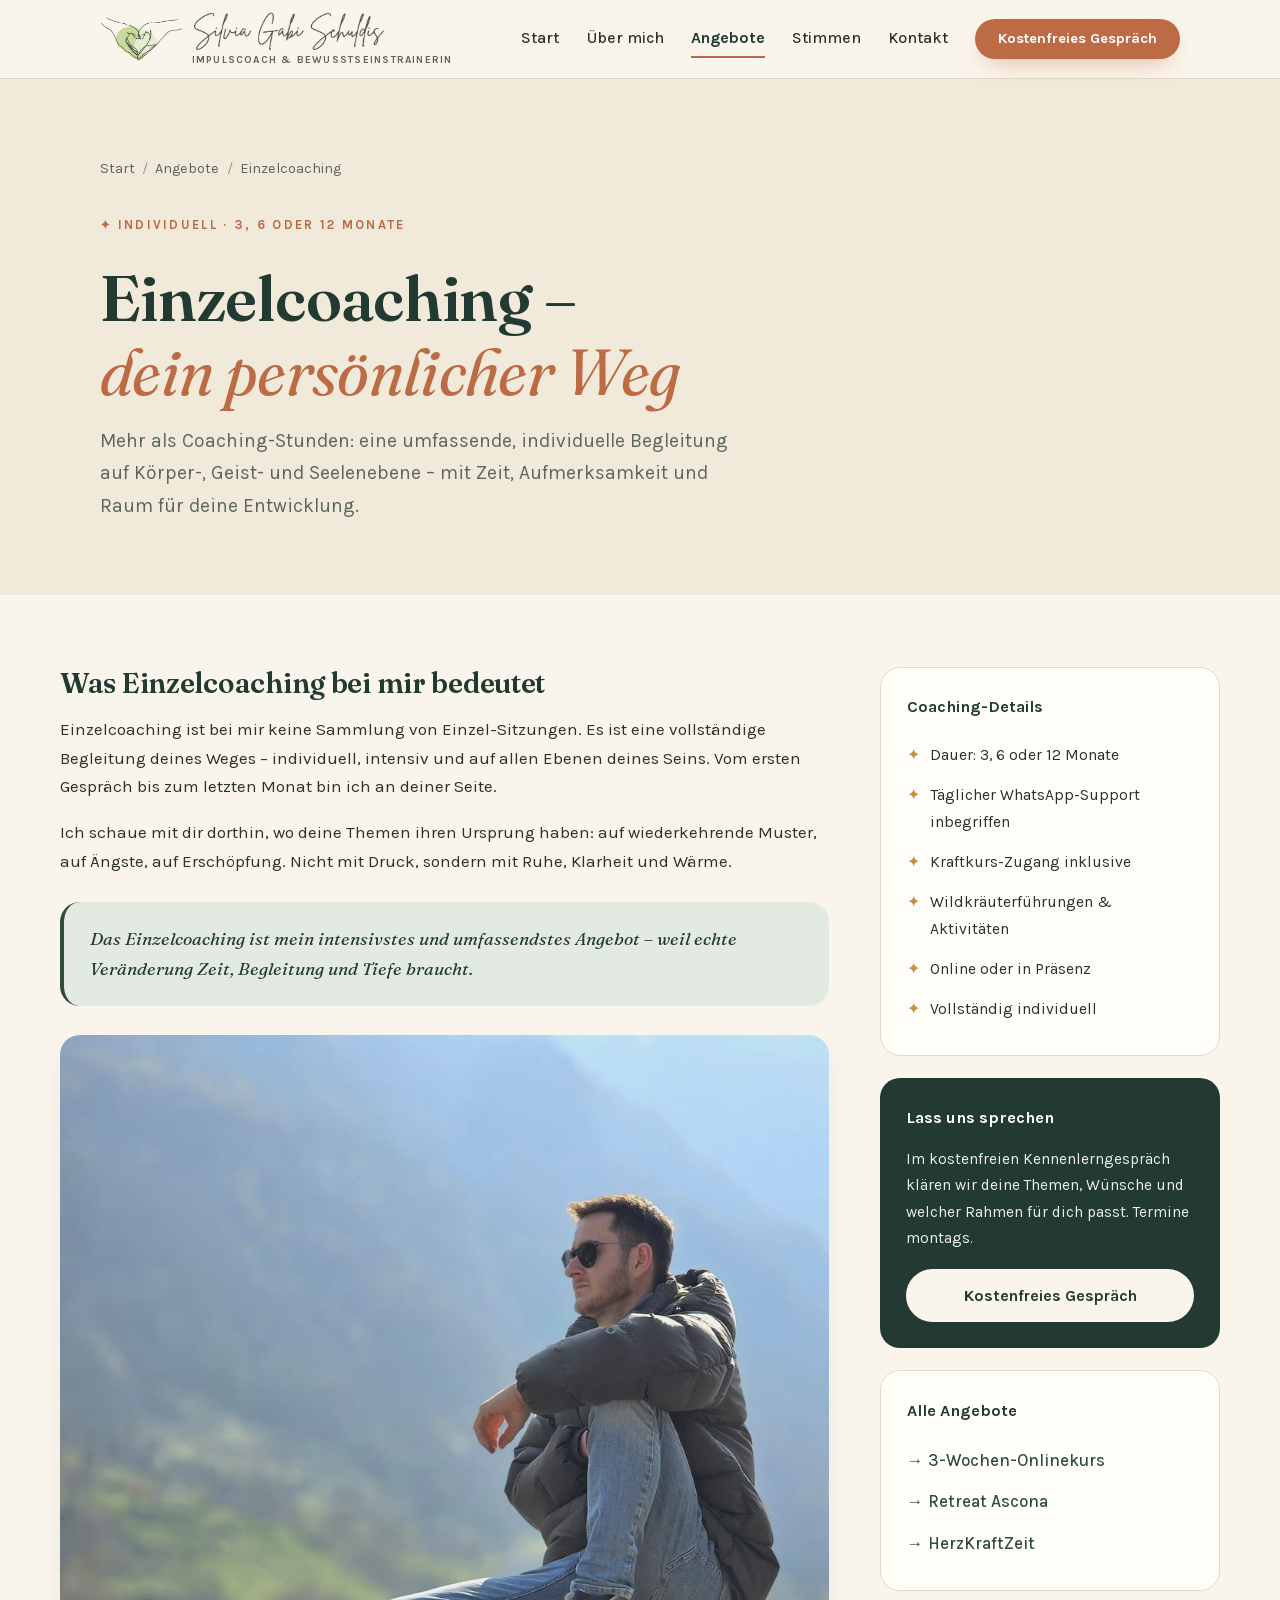
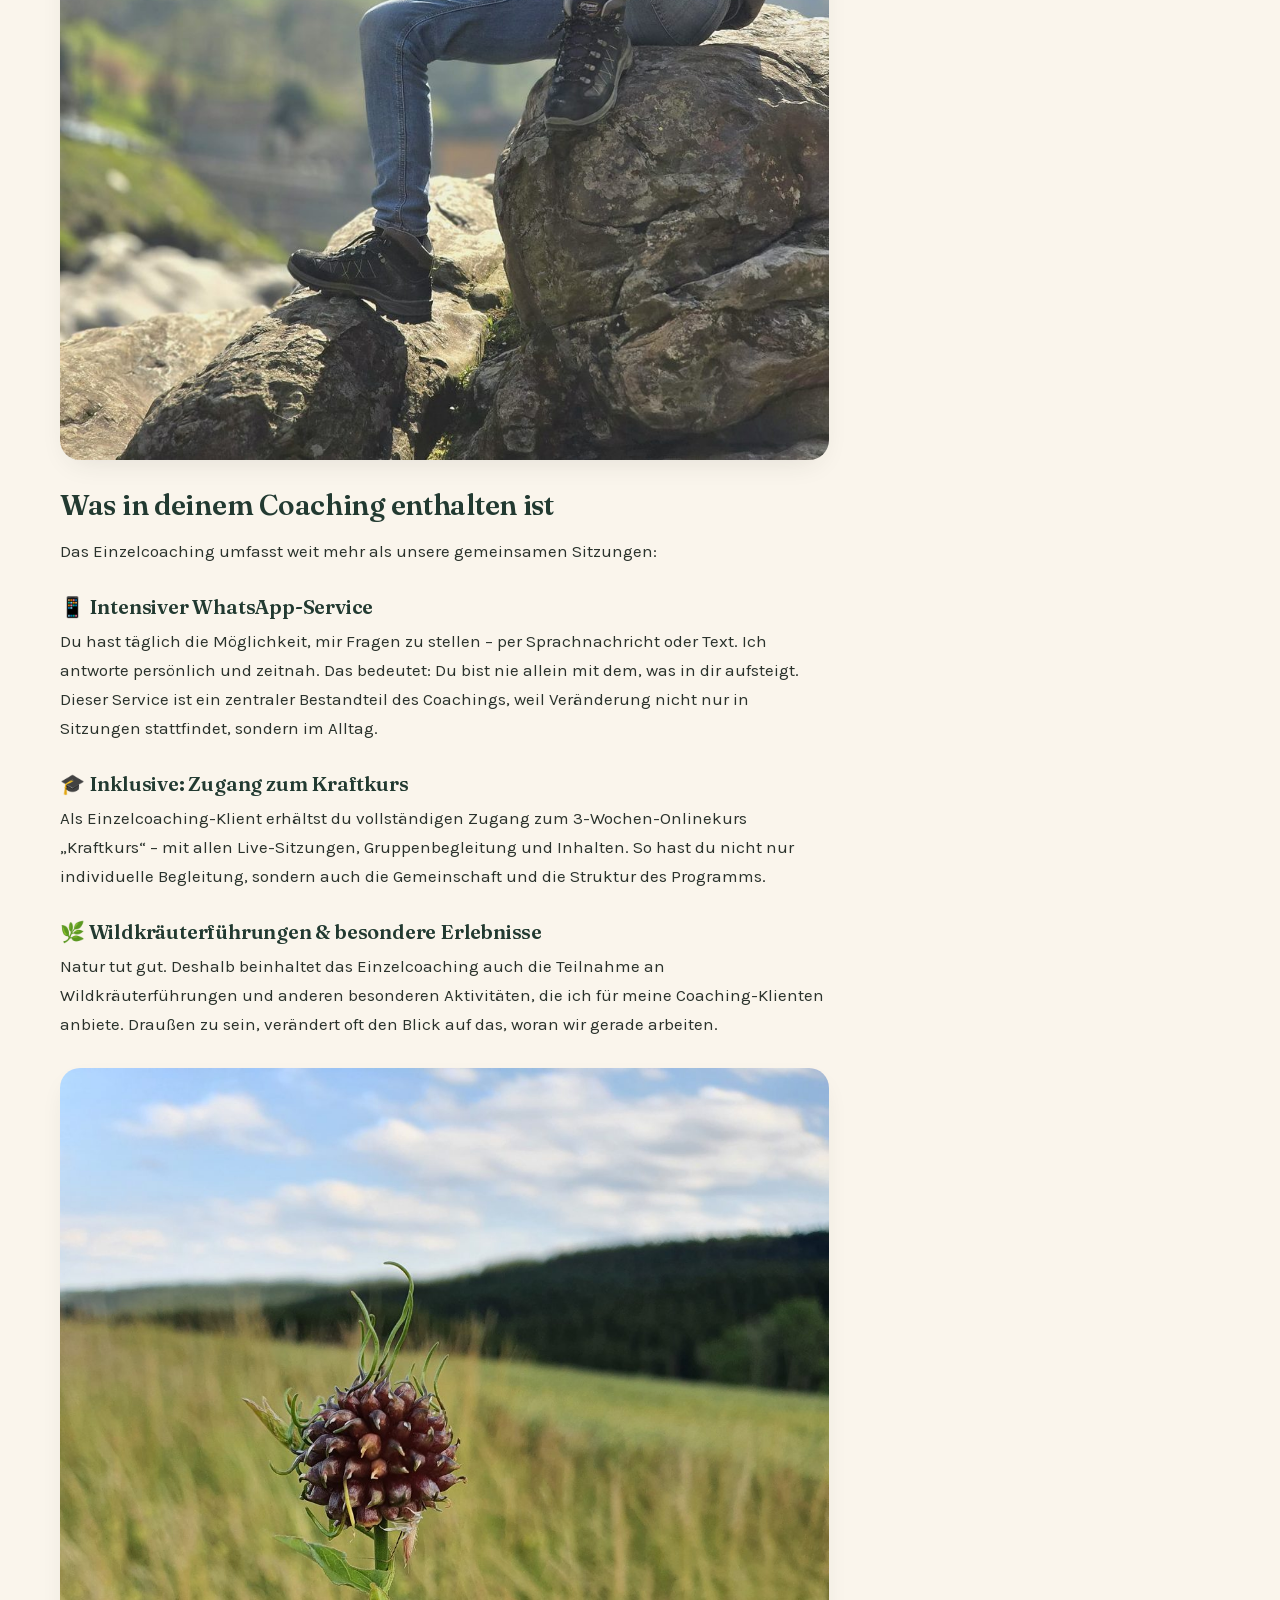
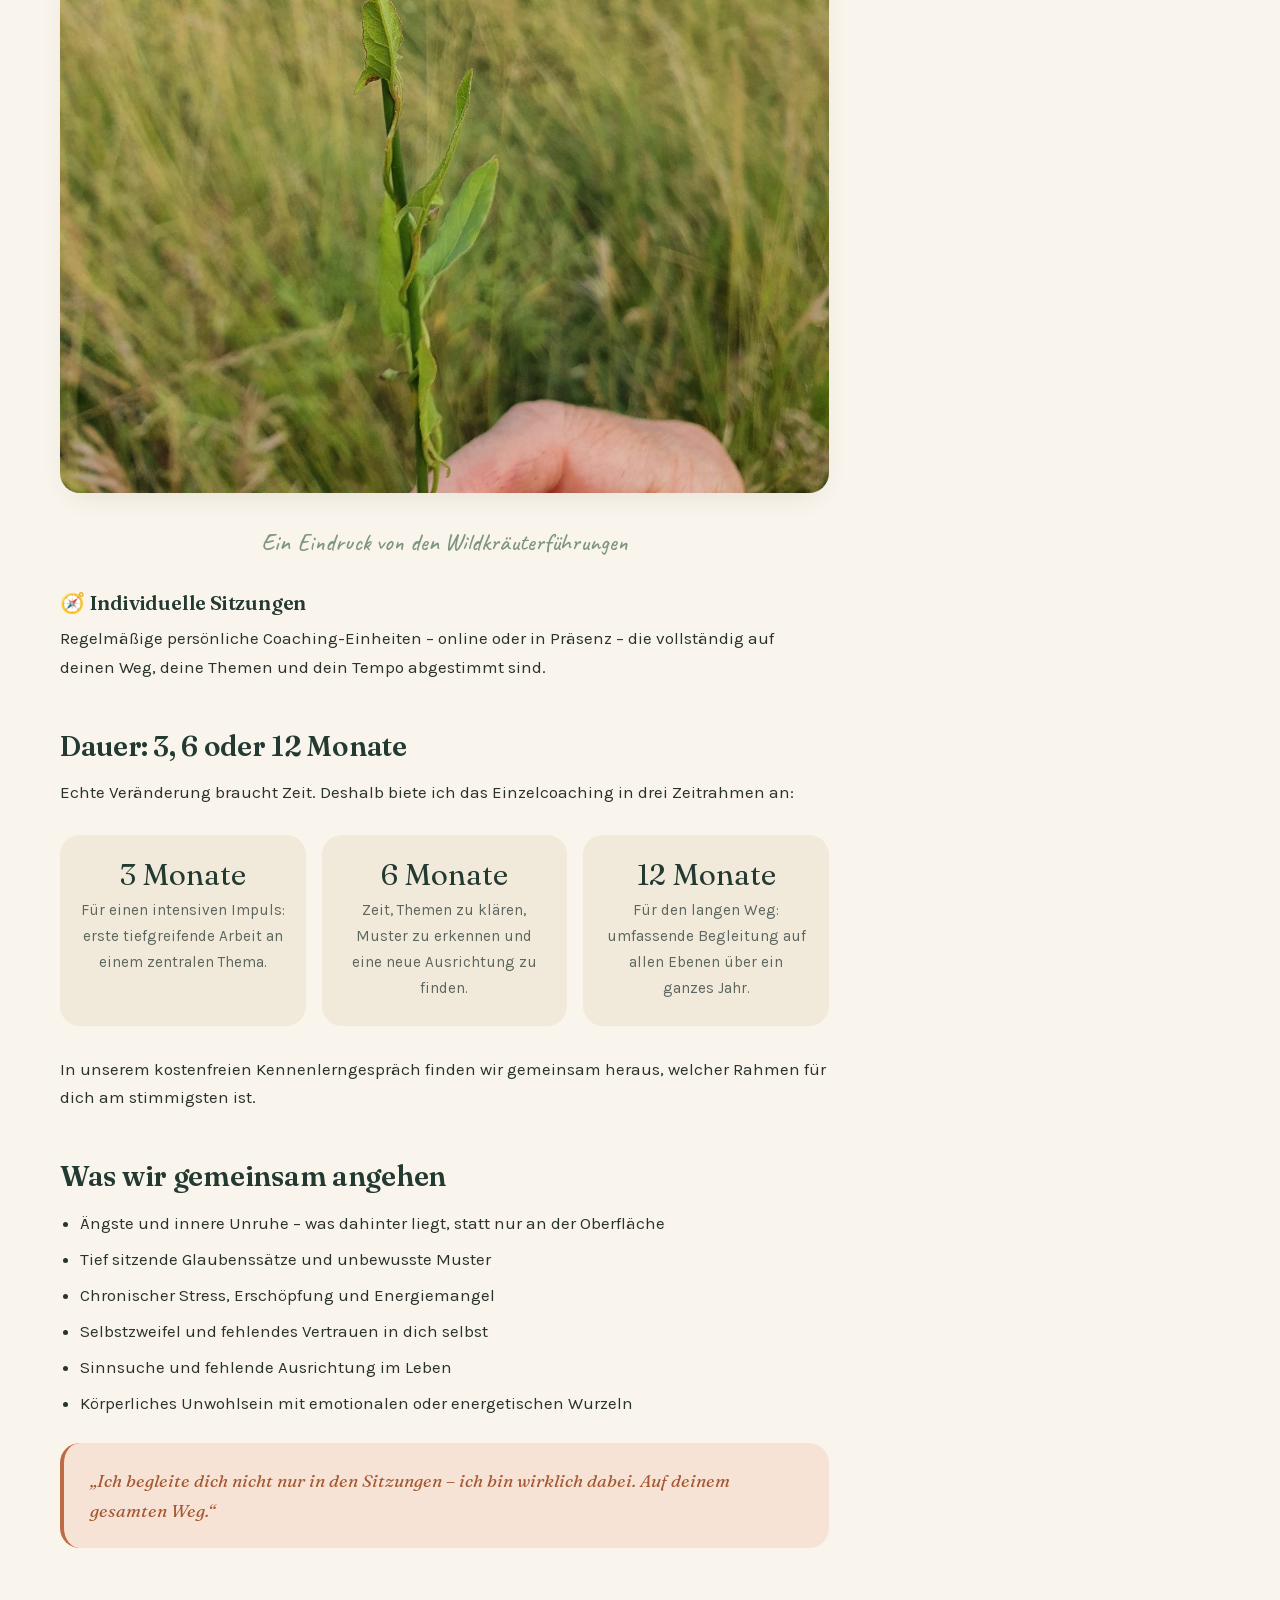
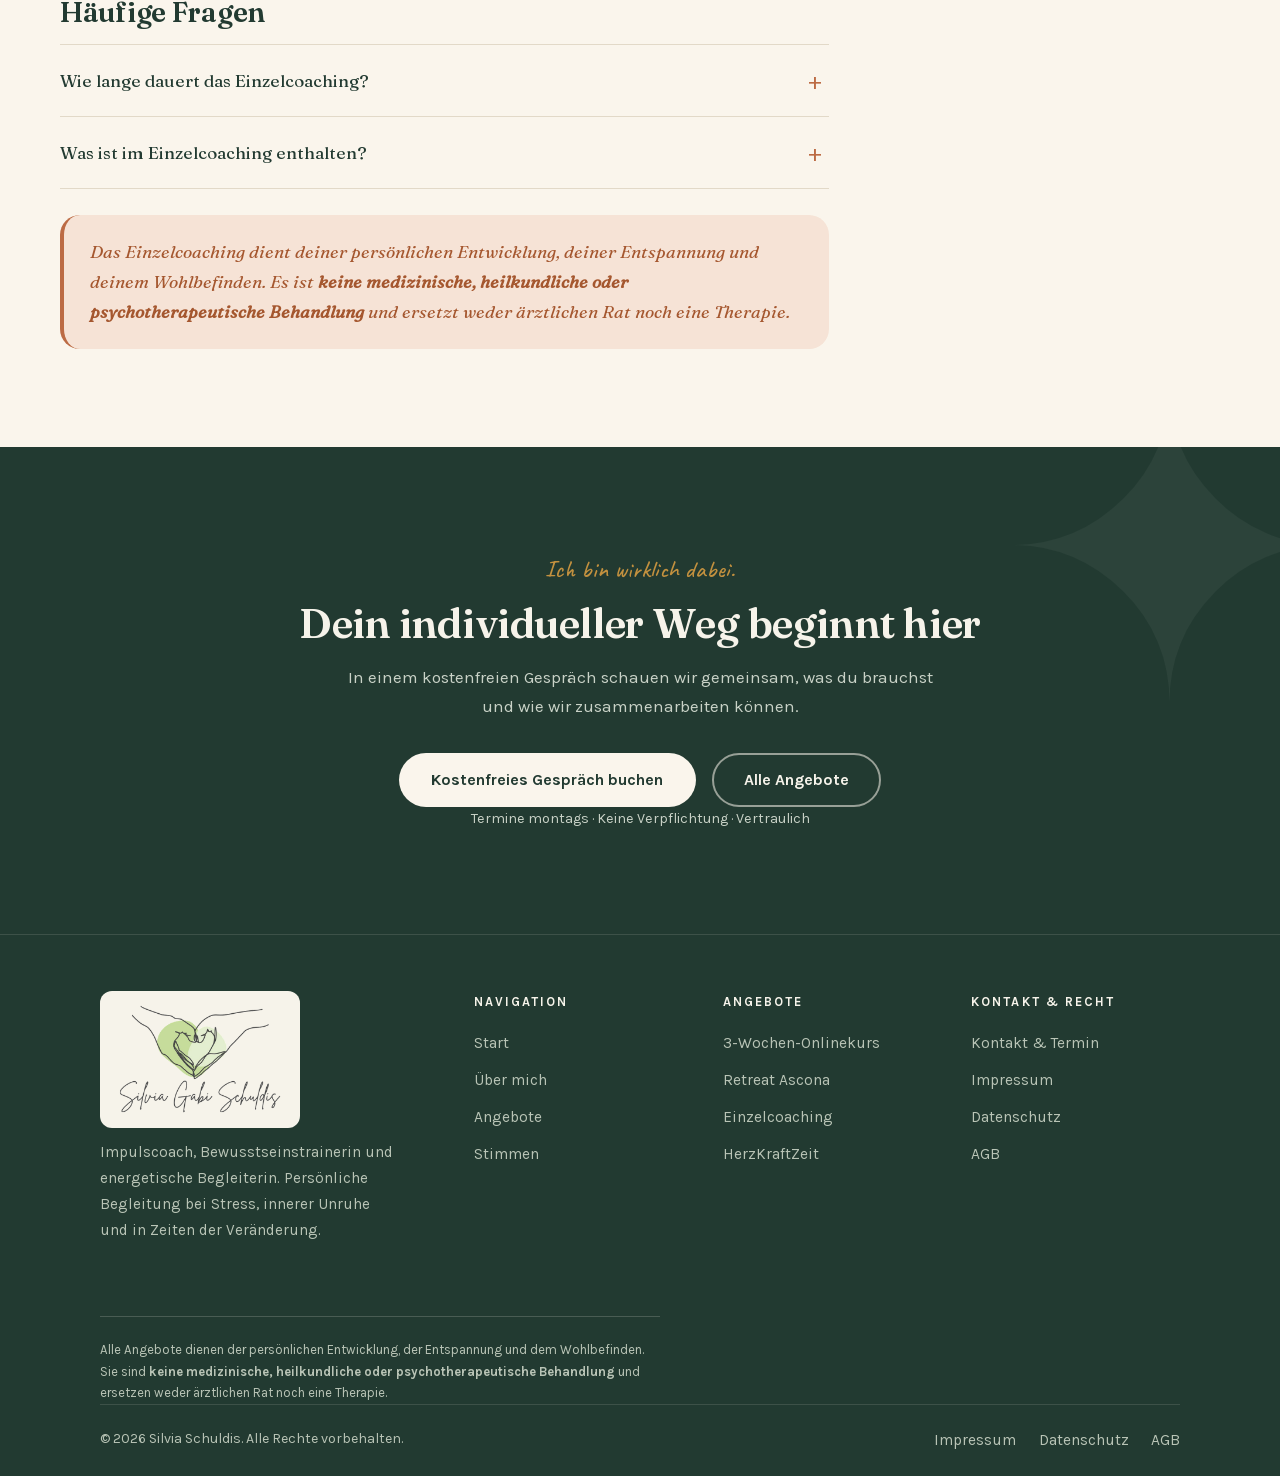
<file: einzelcoaching.html>
<!DOCTYPE html>
<html lang="de">
<head>
  <meta charset="UTF-8">
  <meta name="viewport" content="width=device-width, initial-scale=1.0">
  <title>Einzelcoaching – dein persönlicher Weg | Silvia Schuldis</title>
  <meta name="description" content="Individuelle Begleitung über 3, 6 oder 12 Monate – mit täglichem WhatsApp-Support, Kraftkurs-Zugang und Wildkräuterführungen. Kennenlerngespräch kostenfrei.">
  <link rel="stylesheet" href="css/fonts.css">
  <link rel="stylesheet" href="css/style.css?v=2026-10-19">
  <link rel="canonical" href="https://silviaschuldis.de/einzelcoaching.html">
  <meta property="og:type" content="website">
  <meta property="og:site_name" content="Silvia Gabi Schuldis – Impulscoach &amp; Bewusstseinstrainerin">
  <meta property="og:locale" content="de_DE">
  <meta property="og:title" content="Einzelcoaching – dein persönlicher Weg | Silvia Schuldis">
  <meta property="og:description" content="Individuelle Begleitung über 3, 6 oder 12 Monate – mit täglichem WhatsApp-Support, Kraftkurs-Zugang und Wildkräuterführungen. Kennenlerngespräch kostenfrei.">
  <meta property="og:url" content="https://silviaschuldis.de/einzelcoaching.html">
  <meta property="og:image" content="https://silviaschuldis.de/img/silvia-hero.jpg">
  <meta name="twitter:card" content="summary_large_image">
  <link rel="icon" type="image/png" href="img/favicon.png">
  <script type="application/ld+json">
  {
    "@context": "https://schema.org",
    "@type": "BreadcrumbList",
    "itemListElement": [
      {
        "@type": "ListItem",
        "position": 1,
        "name": "Start",
        "item": "https://silviaschuldis.de/"
      },
      {
        "@type": "ListItem",
        "position": 2,
        "name": "Angebote",
        "item": "https://silviaschuldis.de/angebote.html"
      },
      {
        "@type": "ListItem",
        "position": 3,
        "name": "Einzelcoaching",
        "item": "https://silviaschuldis.de/einzelcoaching.html"
      }
    ]
  }
  </script>
  <script type="application/ld+json">
  {
    "@context": "https://schema.org",
    "@type": "FAQPage",
    "mainEntity": [
      {
        "@type": "Question",
        "name": "Wie lange dauert das Einzelcoaching?",
        "acceptedAnswer": {
          "@type": "Answer",
          "text": "Das Einzelcoaching gibt es in drei Zeitrahmen: 3 Monate für einen intensiven Impuls, 6 Monate für mehr Zeit zum Verankern oder 12 Monate für eine lange, ruhige Begleitung. Welcher Rahmen passt, klärt sich im kostenfreien Kennenlerngespräch."
        }
      },
      {
        "@type": "Question",
        "name": "Was ist im Einzelcoaching enthalten?",
        "acceptedAnswer": {
          "@type": "Answer",
          "text": "Regelmäßige individuelle Sitzungen (online oder in Präsenz), täglicher persönlicher WhatsApp-Support, vollständiger Zugang zum 3-Wochen-Onlinekurs „Kraftkurs“ sowie Wildkräuterführungen und weitere besondere Erlebnisse in der Natur."
        }
      }
    ]
  }
  </script>
  <script type="application/ld+json">
  {
    "@context": "https://schema.org",
    "@type": "LocalBusiness",
    "@id": "https://silviaschuldis.de/#business",
    "name": "Silvia Gabi Schuldis – Impulscoach & Bewusstseinstrainerin",
    "description": "Impulscoaching, Bewusstseinstraining und energetische Begleitung für mehr Selbstwahrnehmung, innere Balance und neue Kraft im Alltag. Einzelcoaching, 3-Wochen-Onlinekurs, 5-Tage-Retreat am Lago Maggiore und HerzKraftZeit.",
    "url": "https://silviaschuldis.de/",
    "image": "https://silviaschuldis.de/img/silvia-hero.jpg",
    "logo": "https://silviaschuldis.de/img/logo-full.png",
    "telephone": "+49 176 39521792",
    "email": "silvia@silviaschuldis.de",
    "address": {
      "@type": "PostalAddress",
      "streetAddress": "Nillabergweg 2",
      "addressLocality": "Freudenstadt-Dietersweiler",
      "postalCode": "72250",
      "addressCountry": "DE"
    },
    "founder": {
      "@type": "Person",
      "name": "Silvia Schuldis"
    },
    "areaServed": [
      "Freudenstadt",
      "Schwarzwald",
      "Deutschland",
      "Online"
    ],
    "makesOffer": [
      {
        "@type": "Offer",
        "itemOffered": {
          "@type": "Service",
          "name": "Einzelcoaching (3, 6 oder 12 Monate)",
          "url": "https://silviaschuldis.de/einzelcoaching.html"
        }
      },
      {
        "@type": "Offer",
        "itemOffered": {
          "@type": "Service",
          "name": "3-Wochen-Onlinekurs „Kraftkurs“",
          "url": "https://silviaschuldis.de/onlinekurs.html"
        }
      },
      {
        "@type": "Offer",
        "itemOffered": {
          "@type": "Service",
          "name": "5-Tage-Retreat am Lago Maggiore (Ascona)",
          "url": "https://silviaschuldis.de/retreat.html"
        }
      },
      {
        "@type": "Offer",
        "itemOffered": {
          "@type": "Service",
          "name": "HerzKraftZeit: energetische Begleitung und achtsame Berührung",
          "url": "https://silviaschuldis.de/herzkraftzeit.html"
        }
      }
    ]
  }
  </script>
</head>
<body>

<header class="site-head">
  <div class="wrap head-inner">
    <a class="brand" href="index.html">
      <img class="brand-mark" src="img/logo-mark.png" alt="" width="320" height="170">
      <span class="brand-text">
        <img class="brand-type" src="img/logo-type.png" alt="Silvia Gabi Schuldis" width="560" height="115">
        <span class="brand-sub">Impulscoach &amp; Bewusstseinstrainerin</span>
      </span>
    </a>
    <nav class="main-nav" id="mainNav" aria-label="Hauptnavigation">
      <a href="index.html">Start</a>
      <a href="uber-mich.html">Über mich</a>
      <a href="angebote.html" class="active">Angebote</a>
      <a href="stimmen.html">Stimmen</a>
      <a href="kontakt.html">Kontakt</a>
      <a href="kontakt.html#termin" class="btn btn-solid btn-sm nav-cta">Kostenfreies Gespräch</a>
    </nav>
    <button class="nav-toggle" aria-expanded="false" aria-controls="mainNav"><span></span><span></span><span></span><span class="sr-only">Menü öffnen</span></button>
  </div>
</header>

<main>

<div class="page-hero">
  <div class="wrap">
    <nav class="breadcrumb" aria-label="Brotkrumen"><a href="index.html">Start</a><span>/</span><a href="angebote.html">Angebote</a><span>/</span>Einzelcoaching</nav>
    <span class="eyebrow">Individuell · 3, 6 oder 12 Monate</span>
    <h1>Einzelcoaching –<br><em>dein persönlicher Weg</em></h1>
    <p class="lead">Mehr als Coaching-Stunden: eine umfassende, individuelle Begleitung auf Körper-, Geist- und Seelenebene – mit Zeit, Aufmerksamkeit und Raum für deine Entwicklung.</p>
  </div>
</div>

<div class="wrap detail">
  <div class="detail-main">

    <section class="reveal">
      <h2>Was Einzelcoaching bei mir bedeutet</h2>
      <p>Einzelcoaching ist bei mir keine Sammlung von Einzel-Sitzungen. Es ist eine vollständige Begleitung deines Weges – individuell, intensiv und auf allen Ebenen deines Seins. Vom ersten Gespräch bis zum letzten Monat bin ich an deiner Seite.</p>
      <p>Ich schaue mit dir dorthin, wo deine Themen ihren Ursprung haben: auf wiederkehrende Muster, auf Ängste, auf Erschöpfung. Nicht mit Druck, sondern mit Ruhe, Klarheit und Wärme.</p>
      <div class="callout">Das Einzelcoaching ist mein intensivstes und umfassendstes Angebot – weil echte Veränderung Zeit, Begleitung und Tiefe braucht.</div>
    </section>

    <div class="detail-photo reveal">
      <img src="img/teilnehmer-fels.jpg" alt="Person sitzt ruhig auf einem Felsen und blickt über das Tal" loading="lazy" width="1000" height="1333">
    </div>

    <section class="reveal">
      <h2>Was in deinem Coaching enthalten ist</h2>
      <p>Das Einzelcoaching umfasst weit mehr als unsere gemeinsamen Sitzungen:</p>

      <h3>📱 Intensiver WhatsApp-Service</h3>
      <p>Du hast täglich die Möglichkeit, mir Fragen zu stellen – per Sprachnachricht oder Text. Ich antworte persönlich und zeitnah. Das bedeutet: Du bist nie allein mit dem, was in dir aufsteigt. Dieser Service ist ein zentraler Bestandteil des Coachings, weil Veränderung nicht nur in Sitzungen stattfindet, sondern im Alltag.</p>

      <h3>🎓 Inklusive: Zugang zum Kraftkurs</h3>
      <p>Als Einzelcoaching-Klient erhältst du vollständigen Zugang zum 3-Wochen-Onlinekurs „Kraftkurs“ – mit allen Live-Sitzungen, Gruppenbegleitung und Inhalten. So hast du nicht nur individuelle Begleitung, sondern auch die Gemeinschaft und die Struktur des Programms.</p>

      <h3>🌿 Wildkräuterführungen &amp; besondere Erlebnisse</h3>
      <p>Natur tut gut. Deshalb beinhaltet das Einzelcoaching auch die Teilnahme an Wildkräuterführungen und anderen besonderen Aktivitäten, die ich für meine Coaching-Klienten anbiete. Draußen zu sein, verändert oft den Blick auf das, woran wir gerade arbeiten.</p>

      <div class="detail-photo reveal">
        <img src="img/wildkraeuter-2.jpg" alt="Hand hält eine Wildpflanze vor weiter Wiesenlandschaft" loading="lazy" width="1200" height="1600">
      </div>
      <p class="hand center mt-1">Ein Eindruck von den Wildkräuterführungen</p>

      <h3>🧭 Individuelle Sitzungen</h3>
      <p>Regelmäßige persönliche Coaching-Einheiten – online oder in Präsenz – die vollständig auf deinen Weg, deine Themen und dein Tempo abgestimmt sind.</p>
    </section>

    <section class="reveal">
      <h2>Dauer: 3, 6 oder 12 Monate</h2>
      <p>Echte Veränderung braucht Zeit. Deshalb biete ich das Einzelcoaching in drei Zeitrahmen an:</p>
      <div class="fakten-band">
        <div class="fakt">
          <span class="zahl">3 Monate</span>
          <span class="was">Für einen intensiven Impuls: erste tiefgreifende Arbeit an einem zentralen Thema.</span>
        </div>
        <div class="fakt">
          <span class="zahl">6 Monate</span>
          <span class="was">Zeit, Themen zu klären, Muster zu erkennen und eine neue Ausrichtung zu finden.</span>
        </div>
        <div class="fakt">
          <span class="zahl">12 Monate</span>
          <span class="was">Für den langen Weg: umfassende Begleitung auf allen Ebenen über ein ganzes Jahr.</span>
        </div>
      </div>
      <p>In unserem kostenfreien Kennenlerngespräch finden wir gemeinsam heraus, welcher Rahmen für dich am stimmigsten ist.</p>
    </section>

    <section class="reveal">
      <h2>Was wir gemeinsam angehen</h2>
      <ul>
        <li>Ängste und innere Unruhe – was dahinter liegt, statt nur an der Oberfläche</li>
        <li>Tief sitzende Glaubenssätze und unbewusste Muster</li>
        <li>Chronischer Stress, Erschöpfung und Energiemangel</li>
        <li>Selbstzweifel und fehlendes Vertrauen in dich selbst</li>
        <li>Sinnsuche und fehlende Ausrichtung im Leben</li>
        <li>Körperliches Unwohlsein mit emotionalen oder energetischen Wurzeln</li>
      </ul>
      <div class="callout warm">„Ich begleite dich nicht nur in den Sitzungen – ich bin wirklich dabei. Auf deinem gesamten Weg.“</div>
    </section>


    <section class="reveal faq">
      <h2>Häufige Fragen</h2>
      <details>
        <summary>Wie lange dauert das Einzelcoaching?</summary>
        <p>Das Einzelcoaching gibt es in drei Zeitrahmen: 3 Monate für einen intensiven Impuls, 6 Monate für mehr Zeit zum Verankern oder 12 Monate für eine lange, ruhige Begleitung. Welcher Rahmen passt, klärt sich im kostenfreien Kennenlerngespräch.</p>
      </details>
      <details>
        <summary>Was ist im Einzelcoaching enthalten?</summary>
        <p>Regelmäßige individuelle Sitzungen (online oder in Präsenz), täglicher persönlicher WhatsApp-Support, vollständiger Zugang zum 3-Wochen-Onlinekurs „Kraftkurs“ sowie Wildkräuterführungen und weitere besondere Erlebnisse in der Natur.</p>
      </details>
    </section>
    <div class="callout warm reveal">Das Einzelcoaching dient deiner persönlichen Entwicklung, deiner Entspannung und deinem Wohlbefinden. Es ist <strong>keine medizinische, heilkundliche oder psychotherapeutische Behandlung</strong> und ersetzt weder ärztlichen Rat noch eine Therapie.</div>
  </div>

  <aside class="sidebar">
    <div class="side-box">
      <h4>Coaching-Details</h4>
      <div class="side-item"><span class="ico" aria-hidden="true">✦</span> Dauer: 3, 6 oder 12 Monate</div>
      <div class="side-item"><span class="ico" aria-hidden="true">✦</span> Täglicher WhatsApp-Support inbegriffen</div>
      <div class="side-item"><span class="ico" aria-hidden="true">✦</span> Kraftkurs-Zugang inklusive</div>
      <div class="side-item"><span class="ico" aria-hidden="true">✦</span> Wildkräuterführungen &amp; Aktivitäten</div>
      <div class="side-item"><span class="ico" aria-hidden="true">✦</span> Online oder in Präsenz</div>
      <div class="side-item"><span class="ico" aria-hidden="true">✦</span> Vollständig individuell</div>
    </div>
    <div class="side-box cta">
      <h4>Lass uns sprechen</h4>
      <p>Im kostenfreien Kennenlerngespräch klären wir deine Themen, Wünsche und welcher Rahmen für dich passt. Termine montags.</p>
      <a href="kontakt.html#termin" class="btn btn-light btn-block">Kostenfreies Gespräch</a>
    </div>
    <div class="side-box side-links">
      <h4>Alle Angebote</h4>
      <a href="onlinekurs.html">→ 3-Wochen-Onlinekurs</a>
      <a href="retreat.html">→ Retreat Ascona</a>
      <a href="herzkraftzeit.html">→ HerzKraftZeit</a>
    </div>
  </aside>
</div>

<section class="section cta-final center">
  <div class="wrap reveal">
    <span class="hand">Ich bin wirklich dabei.</span>
    <h2>Dein individueller Weg beginnt hier</h2>
    <p>In einem kostenfreien Gespräch schauen wir gemeinsam, was du brauchst und wie wir zusammenarbeiten können.</p>
    <div class="cta-actions">
      <a href="kontakt.html#termin" class="btn btn-light">Kostenfreies Gespräch buchen</a>
      <a href="angebote.html" class="btn btn-light-ghost">Alle Angebote</a>
    </div>
    <p class="cta-note">Termine montags · Keine Verpflichtung · Vertraulich</p>
  </div>
</section>

</main>

<footer class="site-foot">
  <div class="wrap">
    <div class="foot-main">
      <div class="foot-brand">
        <img class="foot-logo" src="img/logo-full.png" alt="Silvia Gabi Schuldis" width="560" height="372">
        <p>Impulscoach, Bewusstseinstrainerin und energetische Begleiterin. Persönliche Begleitung bei Stress, innerer Unruhe und in Zeiten der Veränderung.</p>
      </div>
      <div>
        <h4>Navigation</h4>
        <ul>
          <li><a href="index.html">Start</a></li>
          <li><a href="uber-mich.html">Über mich</a></li>
          <li><a href="angebote.html">Angebote</a></li>
          <li><a href="stimmen.html">Stimmen</a></li>
        </ul>
      </div>
      <div>
        <h4>Angebote</h4>
        <ul>
          <li><a href="onlinekurs.html">3-Wochen-Onlinekurs</a></li>
          <li><a href="retreat.html">Retreat Ascona</a></li>
          <li><a href="einzelcoaching.html">Einzelcoaching</a></li>
          <li><a href="herzkraftzeit.html">HerzKraftZeit</a></li>
        </ul>
      </div>
      <div>
        <h4>Kontakt &amp; Recht</h4>
        <ul>
          <li><a href="kontakt.html">Kontakt &amp; Termin</a></li>
          <li><a href="impressum.html">Impressum</a></li>
          <li><a href="datenschutz.html">Datenschutz</a></li>
          <li><a href="agb.html">AGB</a></li>
        </ul>
      </div>
    </div>
    <p class="foot-abgrenzung">Alle Angebote dienen der persönlichen Entwicklung, der Entspannung und dem Wohlbefinden. Sie sind <strong>keine medizinische, heilkundliche oder psychotherapeutische Behandlung</strong> und ersetzen weder ärztlichen Rat noch eine Therapie.</p>
    <div class="foot-bottom">
      <span>© 2026 Silvia Schuldis. Alle Rechte vorbehalten.</span>
      <div class="foot-legal">
        <a href="impressum.html">Impressum</a>
        <a href="datenschutz.html">Datenschutz</a>
        <a href="agb.html">AGB</a>
      </div>
    </div>
  </div>
</footer>

<script src="js/main.js"></script>
</body>
</html>
</file>
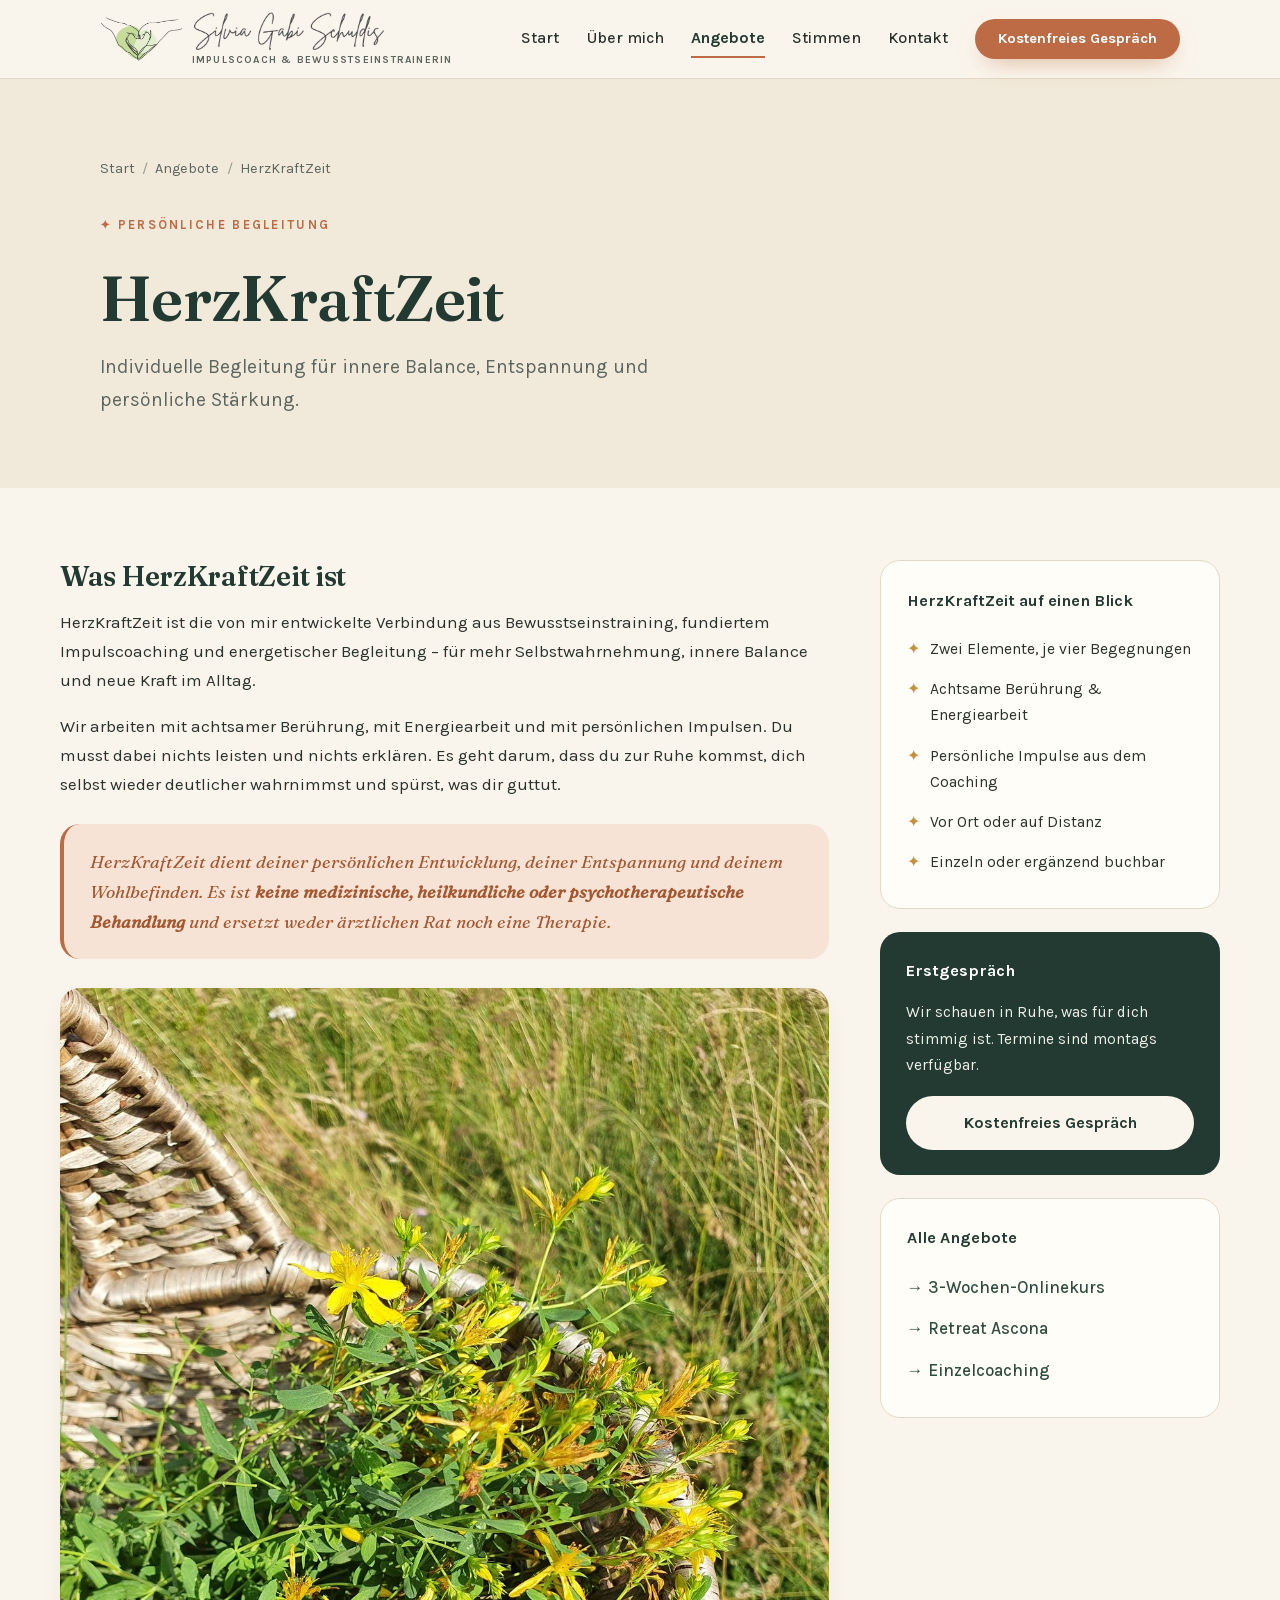
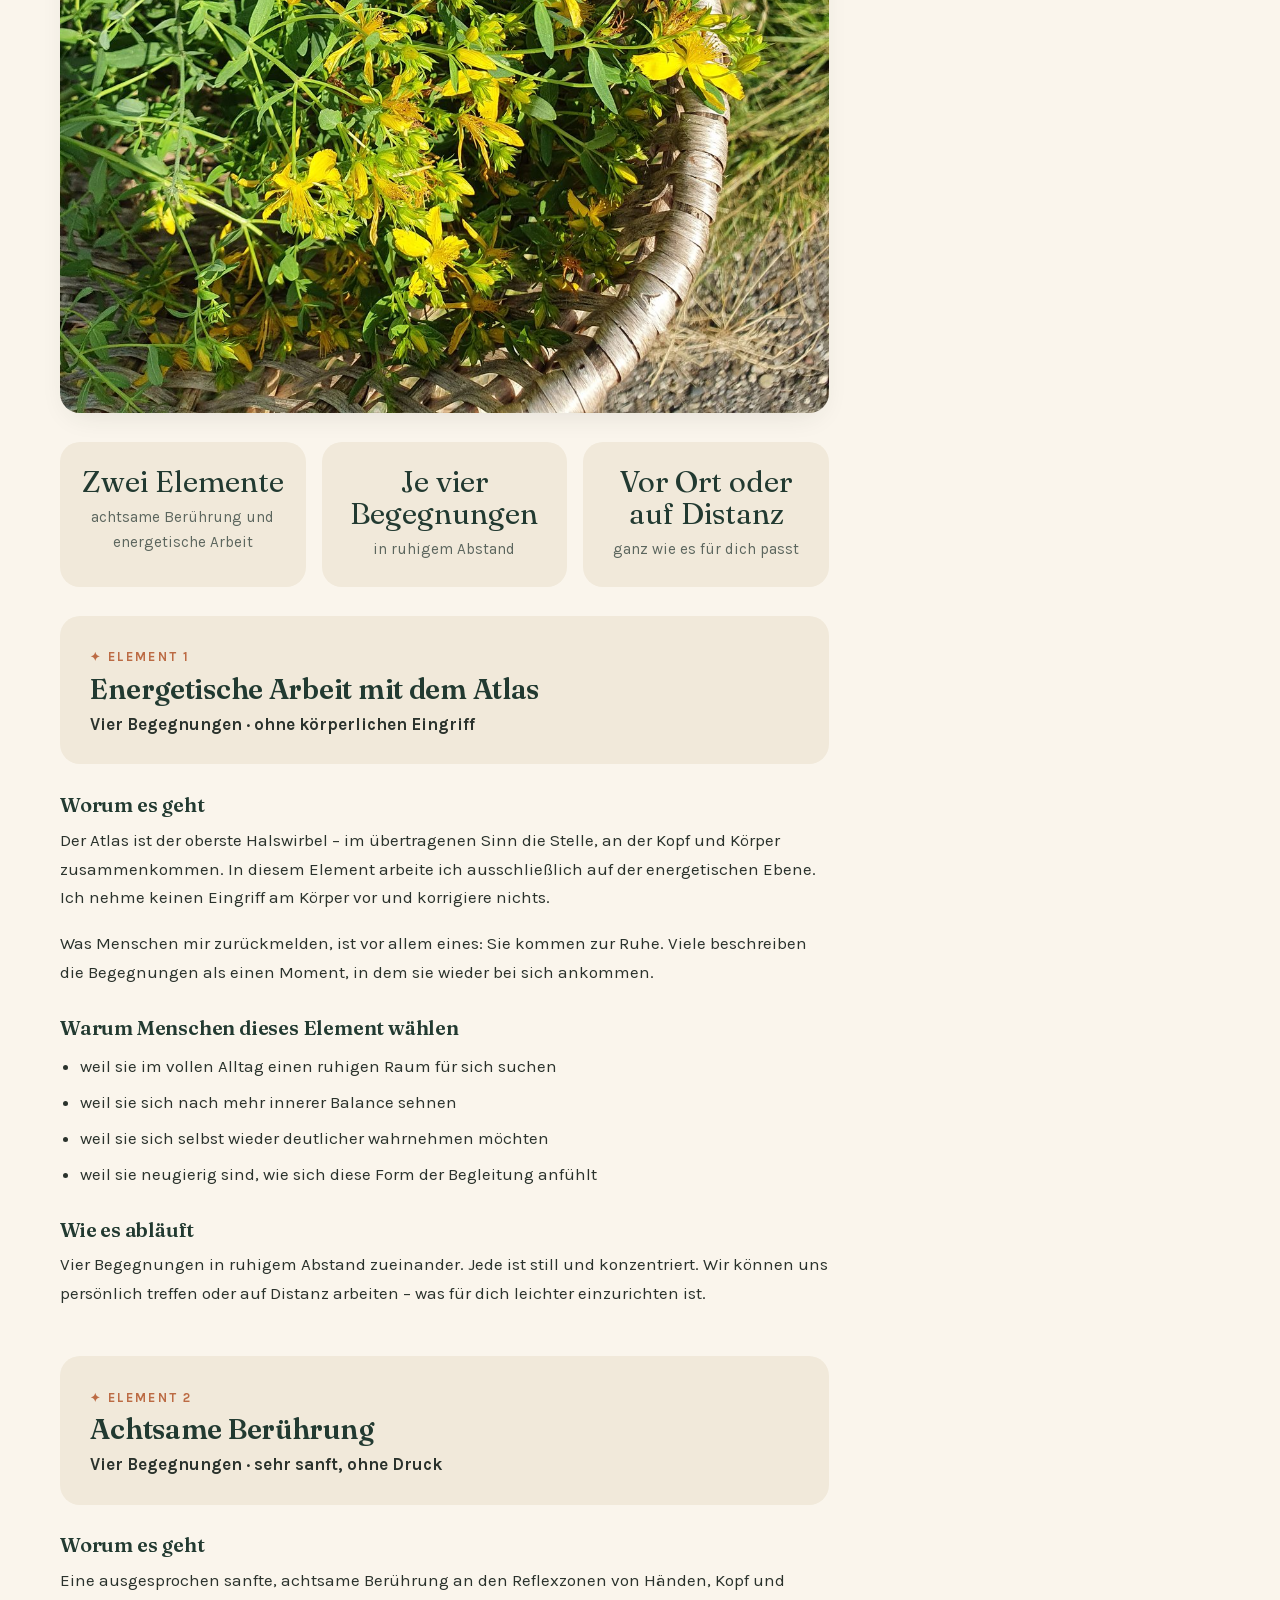
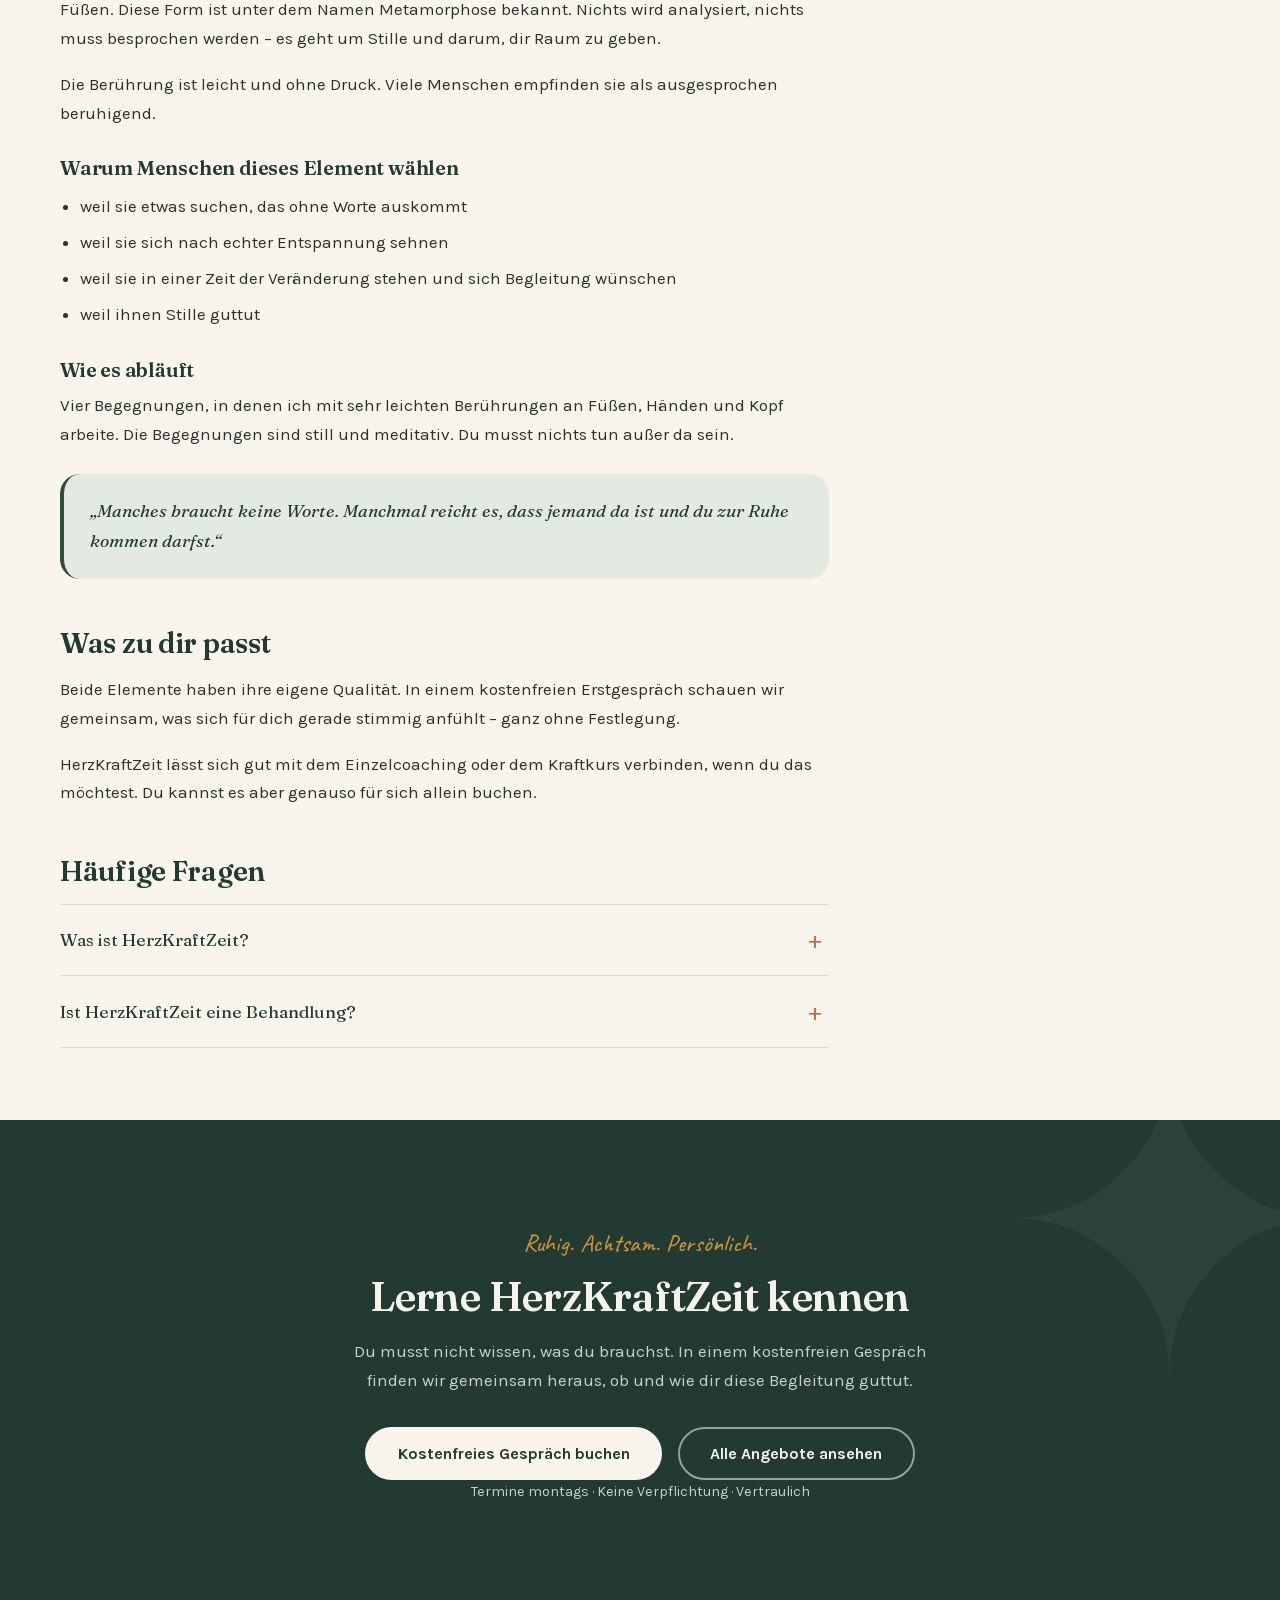
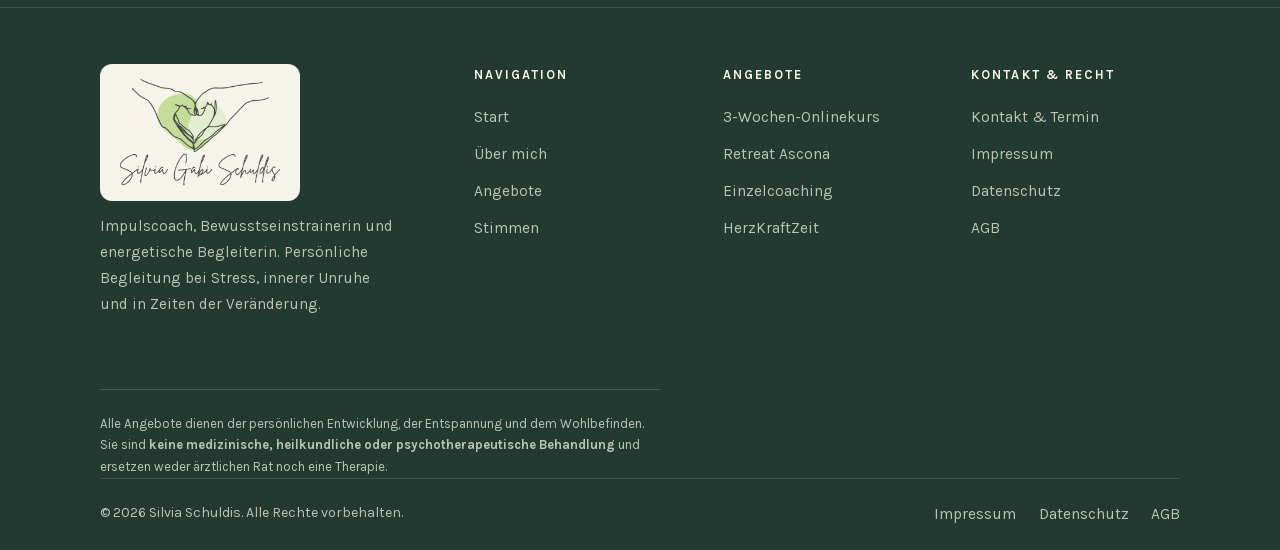
<file: herzkraftzeit.html>
<!DOCTYPE html>
<html lang="de">
<head>
  <meta charset="UTF-8">
  <meta name="viewport" content="width=device-width, initial-scale=1.0">
  <title>HerzKraftZeit – Begleitung bei Silvia Schuldis</title>
  <meta name="description" content="HerzKraftZeit verbindet Bewusstseinstraining, Impulscoaching und energetische Begleitung – für Selbstwahrnehmung, innere Balance und neue Kraft im Alltag.">
  <link rel="stylesheet" href="css/fonts.css">
  <link rel="stylesheet" href="css/style.css?v=2026-10-19">
  <link rel="canonical" href="https://silviaschuldis.de/herzkraftzeit.html">
  <meta property="og:type" content="website">
  <meta property="og:site_name" content="Silvia Gabi Schuldis – Impulscoach &amp; Bewusstseinstrainerin">
  <meta property="og:locale" content="de_DE">
  <meta property="og:title" content="HerzKraftZeit – Begleitung bei Silvia Schuldis">
  <meta property="og:description" content="HerzKraftZeit verbindet Bewusstseinstraining, Impulscoaching und energetische Begleitung – für Selbstwahrnehmung, innere Balance und neue Kraft im Alltag.">
  <meta property="og:url" content="https://silviaschuldis.de/herzkraftzeit.html">
  <meta property="og:image" content="https://silviaschuldis.de/img/silvia-portrait.jpg">
  <meta name="twitter:card" content="summary_large_image">
  <link rel="icon" type="image/png" href="img/favicon.png">
  <script type="application/ld+json">
  {
    "@context": "https://schema.org",
    "@type": "BreadcrumbList",
    "itemListElement": [
      { "@type": "ListItem", "position": 1, "name": "Start", "item": "https://silviaschuldis.de/" },
      { "@type": "ListItem", "position": 2, "name": "Angebote", "item": "https://silviaschuldis.de/angebote.html" },
      { "@type": "ListItem", "position": 3, "name": "HerzKraftZeit", "item": "https://silviaschuldis.de/herzkraftzeit.html" }
    ]
  }
  </script>
  <script type="application/ld+json">
  {
    "@context": "https://schema.org",
    "@type": "FAQPage",
    "mainEntity": [
      {
        "@type": "Question",
        "name": "Was ist HerzKraftZeit?",
        "acceptedAnswer": {
          "@type": "Answer",
          "text": "HerzKraftZeit ist die von Silvia Schuldis entwickelte Verbindung aus Bewusstseinstraining, Impulscoaching und energetischer Begleitung. Sie umfasst zwei Elemente – energetische Arbeit mit dem Atlas und achtsame Berührung an den Reflexzonen – mit je vier Begegnungen, auf Wunsch vor Ort oder auf Distanz."
        }
      },
      {
        "@type": "Question",
        "name": "Ist HerzKraftZeit eine Behandlung?",
        "acceptedAnswer": {
          "@type": "Answer",
          "text": "Nein. HerzKraftZeit dient der persönlichen Entwicklung, der Entspannung und dem Wohlbefinden. Es ist keine medizinische, heilkundliche oder psychotherapeutische Behandlung und ersetzt weder ärztlichen Rat noch eine Therapie."
        }
      }
    ]
  }
  </script>
</head>
<body>

<header class="site-head">
  <div class="wrap head-inner">
    <a class="brand" href="index.html">
      <img class="brand-mark" src="img/logo-mark.png" alt="" width="320" height="170">
      <span class="brand-text">
        <img class="brand-type" src="img/logo-type.png" alt="Silvia Gabi Schuldis" width="560" height="115">
        <span class="brand-sub">Impulscoach &amp; Bewusstseinstrainerin</span>
      </span>
    </a>
    <nav class="main-nav" id="mainNav" aria-label="Hauptnavigation">
      <a href="index.html">Start</a>
      <a href="uber-mich.html">Über mich</a>
      <a href="angebote.html" class="active">Angebote</a>
      <a href="stimmen.html">Stimmen</a>
      <a href="kontakt.html">Kontakt</a>
      <a href="kontakt.html#termin" class="btn btn-solid btn-sm nav-cta">Kostenfreies Gespräch</a>
    </nav>
    <button class="nav-toggle" aria-expanded="false" aria-controls="mainNav"><span></span><span></span><span></span><span class="sr-only">Menü öffnen</span></button>
  </div>
</header>

<main>

<div class="page-hero">
  <div class="wrap">
    <nav class="breadcrumb" aria-label="Brotkrumen"><a href="index.html">Start</a><span>/</span><a href="angebote.html">Angebote</a><span>/</span>HerzKraftZeit</nav>
    <span class="eyebrow">Persönliche Begleitung</span>
    <h1>HerzKraftZeit</h1>
    <p class="lead">Individuelle Begleitung für innere Balance, Entspannung und persönliche Stärkung.</p>
  </div>
</div>

<div class="wrap detail">
  <div class="detail-main">

    <section class="reveal">
      <h2>Was HerzKraftZeit ist</h2>
      <p>HerzKraftZeit ist die von mir entwickelte Verbindung aus Bewusstseinstraining, fundiertem Impulscoaching und energetischer Begleitung – für mehr Selbstwahrnehmung, innere Balance und neue Kraft im Alltag.</p>
      <p>Wir arbeiten mit achtsamer Berührung, mit Energiearbeit und mit persönlichen Impulsen. Du musst dabei nichts leisten und nichts erklären. Es geht darum, dass du zur Ruhe kommst, dich selbst wieder deutlicher wahrnimmst und spürst, was dir guttut.</p>
      <div class="callout warm">HerzKraftZeit dient deiner persönlichen Entwicklung, deiner Entspannung und deinem Wohlbefinden. Es ist <strong>keine medizinische, heilkundliche oder psychotherapeutische Behandlung</strong> und ersetzt weder ärztlichen Rat noch eine Therapie.</div>
    </section>

    <div class="detail-photo reveal">
      <img src="img/wildkraeuter-korb.jpg" alt="Korb mit frisch gesammelten Wildkräutern auf einer Wiese" loading="lazy" width="1200" height="1600" style="object-position:center 60%">
    </div>

    <div class="fakten-band reveal">
      <div class="fakt">
        <span class="zahl">Zwei Elemente</span>
        <span class="was">achtsame Berührung und energetische Arbeit</span>
      </div>
      <div class="fakt">
        <span class="zahl">Je vier Begegnungen</span>
        <span class="was">in ruhigem Abstand</span>
      </div>
      <div class="fakt">
        <span class="zahl">Vor Ort oder auf Distanz</span>
        <span class="was">ganz wie es für dich passt</span>
      </div>
    </div>

    <section class="reveal">
      <div class="method-head">
        <span class="eyebrow" style="margin-bottom:.3rem">Element 1</span>
        <h2>Energetische Arbeit mit dem Atlas</h2>
        <p><strong>Vier Begegnungen · ohne körperlichen Eingriff</strong></p>
      </div>

      <h3>Worum es geht</h3>
      <p>Der Atlas ist der oberste Halswirbel – im übertragenen Sinn die Stelle, an der Kopf und Körper zusammenkommen. In diesem Element arbeite ich ausschließlich auf der energetischen Ebene. Ich nehme keinen Eingriff am Körper vor und korrigiere nichts.</p>
      <p>Was Menschen mir zurückmelden, ist vor allem eines: Sie kommen zur Ruhe. Viele beschreiben die Begegnungen als einen Moment, in dem sie wieder bei sich ankommen.</p>

      <h3>Warum Menschen dieses Element wählen</h3>
      <ul>
        <li>weil sie im vollen Alltag einen ruhigen Raum für sich suchen</li>
        <li>weil sie sich nach mehr innerer Balance sehnen</li>
        <li>weil sie sich selbst wieder deutlicher wahrnehmen möchten</li>
        <li>weil sie neugierig sind, wie sich diese Form der Begleitung anfühlt</li>
      </ul>

      <h3>Wie es abläuft</h3>
      <p>Vier Begegnungen in ruhigem Abstand zueinander. Jede ist still und konzentriert. Wir können uns persönlich treffen oder auf Distanz arbeiten – was für dich leichter einzurichten ist.</p>
    </section>

    <section class="reveal">
      <div class="method-head">
        <span class="eyebrow" style="margin-bottom:.3rem">Element 2</span>
        <h2>Achtsame Berührung</h2>
        <p><strong>Vier Begegnungen · sehr sanft, ohne Druck</strong></p>
      </div>

      <h3>Worum es geht</h3>
      <p>Eine ausgesprochen sanfte, achtsame Berührung an den Reflexzonen von Händen, Kopf und Füßen. Diese Form ist unter dem Namen Metamorphose bekannt. Nichts wird analysiert, nichts muss besprochen werden – es geht um Stille und darum, dir Raum zu geben.</p>
      <p>Die Berührung ist leicht und ohne Druck. Viele Menschen empfinden sie als ausgesprochen beruhigend.</p>

      <h3>Warum Menschen dieses Element wählen</h3>
      <ul>
        <li>weil sie etwas suchen, das ohne Worte auskommt</li>
        <li>weil sie sich nach echter Entspannung sehnen</li>
        <li>weil sie in einer Zeit der Veränderung stehen und sich Begleitung wünschen</li>
        <li>weil ihnen Stille guttut</li>
      </ul>

      <h3>Wie es abläuft</h3>
      <p>Vier Begegnungen, in denen ich mit sehr leichten Berührungen an Füßen, Händen und Kopf arbeite. Die Begegnungen sind still und meditativ. Du musst nichts tun außer da sein.</p>
      <div class="callout">„Manches braucht keine Worte. Manchmal reicht es, dass jemand da ist und du zur Ruhe kommen darfst.“</div>
    </section>

    <section class="reveal">
      <h2>Was zu dir passt</h2>
      <p>Beide Elemente haben ihre eigene Qualität. In einem kostenfreien Erstgespräch schauen wir gemeinsam, was sich für dich gerade stimmig anfühlt – ganz ohne Festlegung.</p>
      <p>HerzKraftZeit lässt sich gut mit dem Einzelcoaching oder dem Kraftkurs verbinden, wenn du das möchtest. Du kannst es aber genauso für sich allein buchen.</p>
    </section>

    <section class="reveal faq">
      <h2>Häufige Fragen</h2>
      <details>
        <summary>Was ist HerzKraftZeit?</summary>
        <p>HerzKraftZeit ist die von Silvia Schuldis entwickelte Verbindung aus Bewusstseinstraining, Impulscoaching und energetischer Begleitung. Sie umfasst zwei Elemente – energetische Arbeit mit dem Atlas und achtsame Berührung an den Reflexzonen – mit je vier Begegnungen, auf Wunsch vor Ort oder auf Distanz.</p>
      </details>
      <details>
        <summary>Ist HerzKraftZeit eine Behandlung?</summary>
        <p>Nein. HerzKraftZeit dient der persönlichen Entwicklung, der Entspannung und dem Wohlbefinden. Es ist keine medizinische, heilkundliche oder psychotherapeutische Behandlung und ersetzt weder ärztlichen Rat noch eine Therapie.</p>
      </details>
    </section>
  </div>

  <aside class="sidebar">
    <div class="side-box">
      <h4>HerzKraftZeit auf einen Blick</h4>
      <div class="side-item"><span class="ico" aria-hidden="true">✦</span> Zwei Elemente, je vier Begegnungen</div>
      <div class="side-item"><span class="ico" aria-hidden="true">✦</span> Achtsame Berührung &amp; Energiearbeit</div>
      <div class="side-item"><span class="ico" aria-hidden="true">✦</span> Persönliche Impulse aus dem Coaching</div>
      <div class="side-item"><span class="ico" aria-hidden="true">✦</span> Vor Ort oder auf Distanz</div>
      <div class="side-item"><span class="ico" aria-hidden="true">✦</span> Einzeln oder ergänzend buchbar</div>
    </div>
    <div class="side-box cta">
      <h4>Erstgespräch</h4>
      <p>Wir schauen in Ruhe, was für dich stimmig ist. Termine sind montags verfügbar.</p>
      <a href="kontakt.html#termin" class="btn btn-light btn-block">Kostenfreies Gespräch</a>
    </div>
    <div class="side-box side-links">
      <h4>Alle Angebote</h4>
      <a href="onlinekurs.html">→ 3-Wochen-Onlinekurs</a>
      <a href="retreat.html">→ Retreat Ascona</a>
      <a href="einzelcoaching.html">→ Einzelcoaching</a>
    </div>
  </aside>
</div>

<section class="section cta-final center">
  <div class="wrap reveal">
    <span class="hand">Ruhig. Achtsam. Persönlich.</span>
    <h2>Lerne HerzKraftZeit kennen</h2>
    <p>Du musst nicht wissen, was du brauchst. In einem kostenfreien Gespräch finden wir gemeinsam heraus, ob und wie dir diese Begleitung guttut.</p>
    <div class="cta-actions">
      <a href="kontakt.html#termin" class="btn btn-light">Kostenfreies Gespräch buchen</a>
      <a href="angebote.html" class="btn btn-light-ghost">Alle Angebote ansehen</a>
    </div>
    <p class="cta-note">Termine montags · Keine Verpflichtung · Vertraulich</p>
  </div>
</section>

</main>


<footer class="site-foot">
  <div class="wrap">
    <div class="foot-main">
      <div class="foot-brand">
        <img class="foot-logo" src="img/logo-full.png" alt="Silvia Gabi Schuldis" width="560" height="372">
        <p>Impulscoach, Bewusstseinstrainerin und energetische Begleiterin. Persönliche Begleitung bei Stress, innerer Unruhe und in Zeiten der Veränderung.</p>
      </div>
      <div>
        <h4>Navigation</h4>
        <ul>
          <li><a href="index.html">Start</a></li>
          <li><a href="uber-mich.html">Über mich</a></li>
          <li><a href="angebote.html">Angebote</a></li>
          <li><a href="stimmen.html">Stimmen</a></li>
        </ul>
      </div>
      <div>
        <h4>Angebote</h4>
        <ul>
          <li><a href="onlinekurs.html">3-Wochen-Onlinekurs</a></li>
          <li><a href="retreat.html">Retreat Ascona</a></li>
          <li><a href="einzelcoaching.html">Einzelcoaching</a></li>
          <li><a href="herzkraftzeit.html">HerzKraftZeit</a></li>
        </ul>
      </div>
      <div>
        <h4>Kontakt &amp; Recht</h4>
        <ul>
          <li><a href="kontakt.html">Kontakt &amp; Termin</a></li>
          <li><a href="impressum.html">Impressum</a></li>
          <li><a href="datenschutz.html">Datenschutz</a></li>
          <li><a href="agb.html">AGB</a></li>
        </ul>
      </div>
    </div>
    <p class="foot-abgrenzung">Alle Angebote dienen der persönlichen Entwicklung, der Entspannung und dem Wohlbefinden. Sie sind <strong>keine medizinische, heilkundliche oder psychotherapeutische Behandlung</strong> und ersetzen weder ärztlichen Rat noch eine Therapie.</p>
    <div class="foot-bottom">
      <span>© 2026 Silvia Schuldis. Alle Rechte vorbehalten.</span>
      <div class="foot-legal">
        <a href="impressum.html">Impressum</a>
        <a href="datenschutz.html">Datenschutz</a>
        <a href="agb.html">AGB</a>
      </div>
    </div>
  </div>
</footer>
<script src="js/main.js"></script>
</body>
</html>
</file>
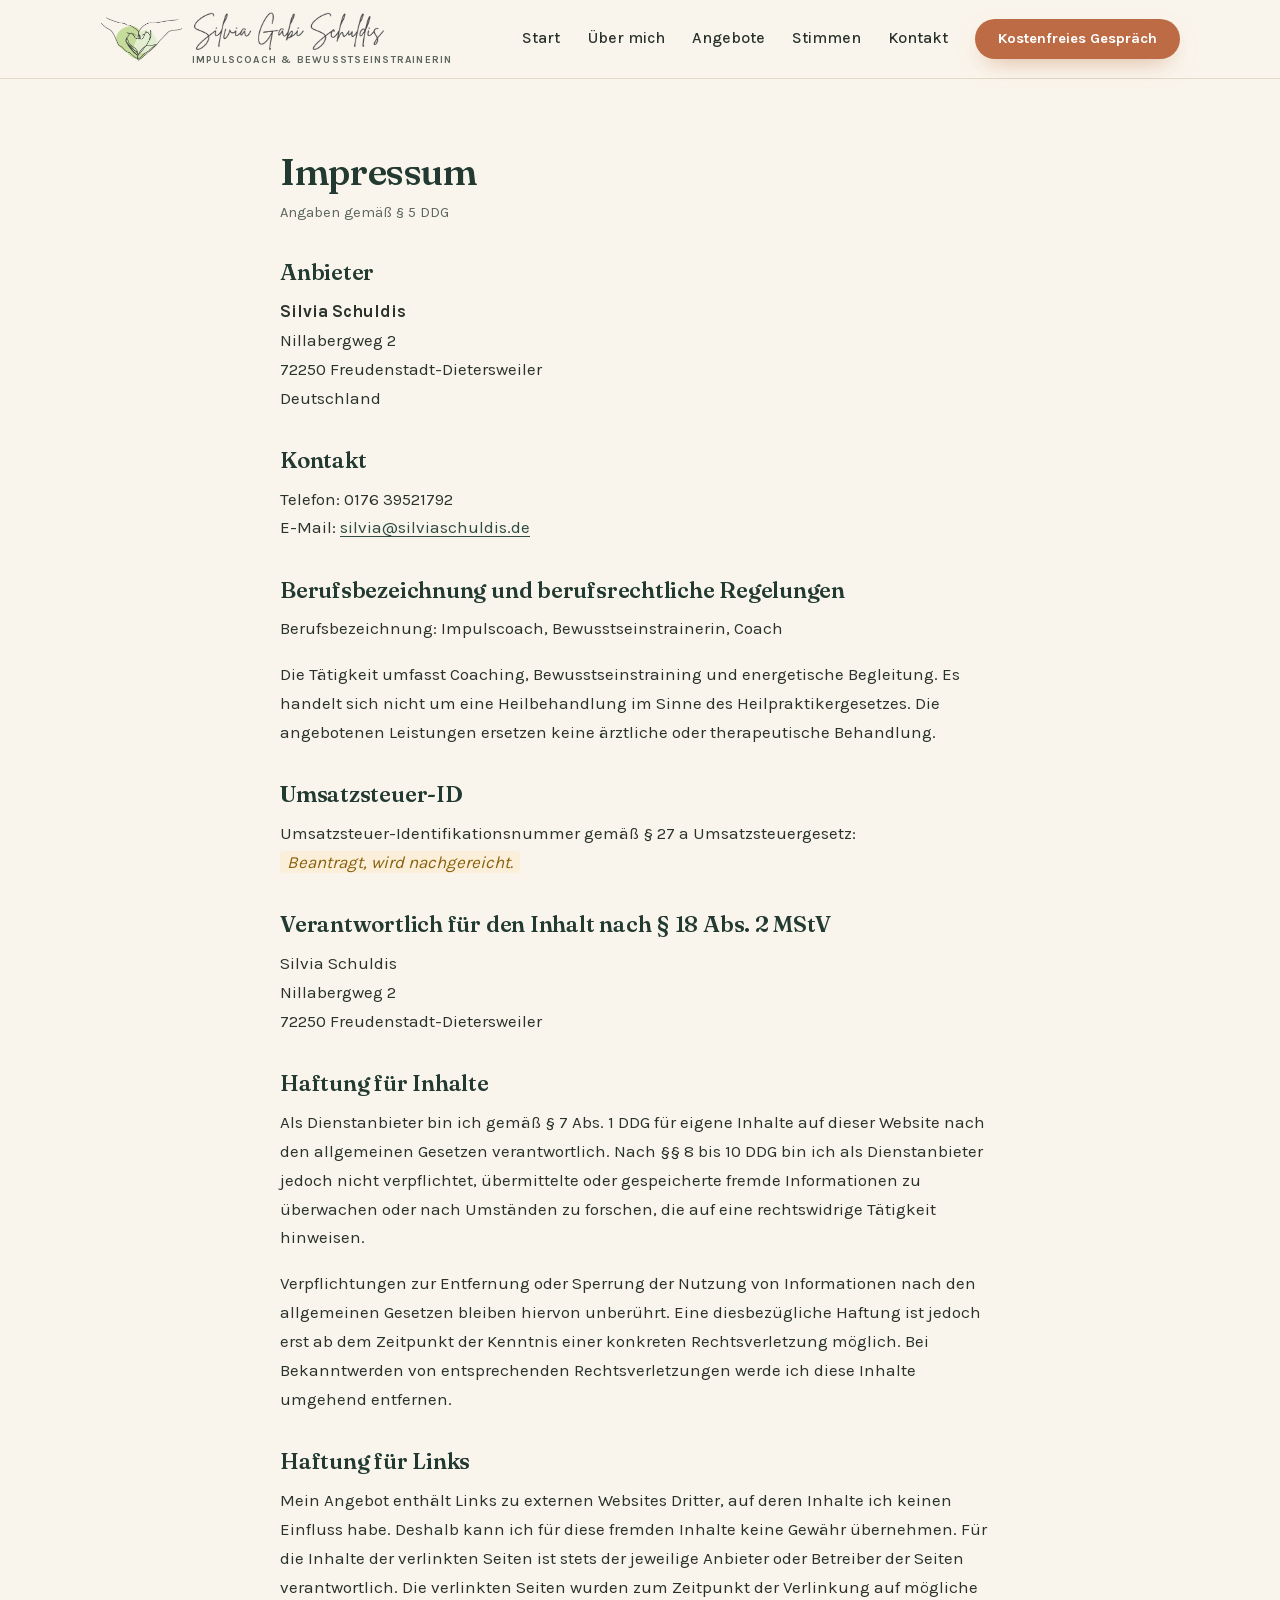
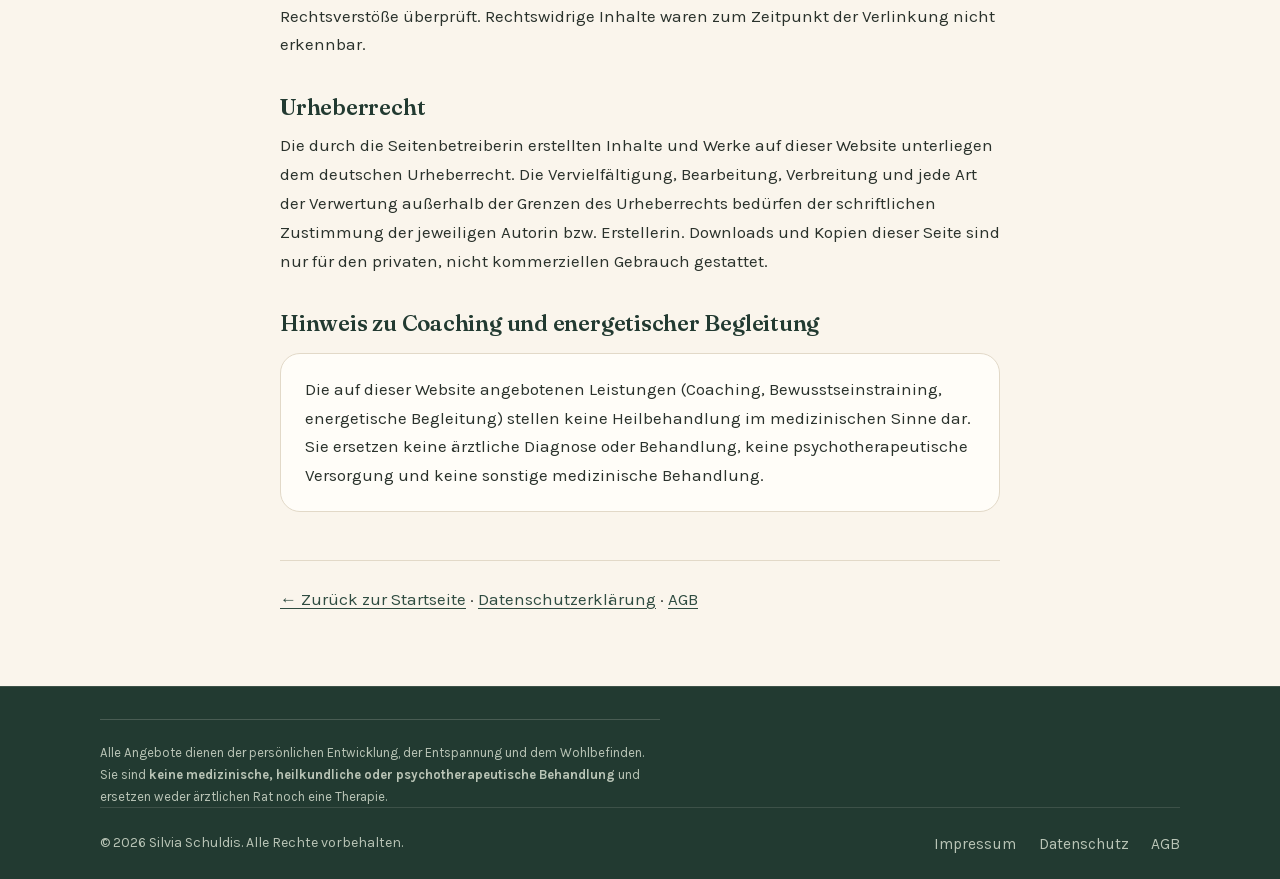
<file: impressum.html>
<!DOCTYPE html>
<html lang="de">
<head>
  <meta charset="UTF-8">
  <meta name="viewport" content="width=device-width, initial-scale=1.0">
  <title>Impressum – Silvia Schuldis</title>
  <meta name="description" content="Impressum von Silvia Gabi Schuldis, Impulscoach & Bewusstseinstrainerin in Freudenstadt-Dietersweiler – Anbieterkennzeichnung gemäß § 5 DDG.">
  <meta name="robots" content="noindex, follow">
  <link rel="stylesheet" href="css/fonts.css">
  <link rel="stylesheet" href="css/style.css?v=2026-10-19">
  <link rel="canonical" href="https://silviaschuldis.de/impressum.html">
  <meta property="og:type" content="website">
  <meta property="og:site_name" content="Silvia Gabi Schuldis – Impulscoach &amp; Bewusstseinstrainerin">
  <meta property="og:locale" content="de_DE">
  <meta property="og:title" content="Impressum – Silvia Schuldis">
  <meta property="og:description" content="Impressum von Silvia Gabi Schuldis, Impulscoach & Bewusstseinstrainerin in Freudenstadt-Dietersweiler – Anbieterkennzeichnung gemäß § 5 DDG.">
  <meta property="og:url" content="https://silviaschuldis.de/impressum.html">
  <meta property="og:image" content="https://silviaschuldis.de/img/silvia-hero.jpg">
  <meta name="twitter:card" content="summary_large_image">
  <link rel="icon" type="image/png" href="img/favicon.png">
  <script type="application/ld+json">
  {
    "@context": "https://schema.org",
    "@type": "LocalBusiness",
    "@id": "https://silviaschuldis.de/#business",
    "name": "Silvia Gabi Schuldis – Impulscoach & Bewusstseinstrainerin",
    "description": "Impulscoaching, Bewusstseinstraining und energetische Begleitung für mehr Selbstwahrnehmung, innere Balance und neue Kraft im Alltag. Einzelcoaching, 3-Wochen-Onlinekurs, 5-Tage-Retreat am Lago Maggiore und HerzKraftZeit.",
    "url": "https://silviaschuldis.de/",
    "image": "https://silviaschuldis.de/img/silvia-hero.jpg",
    "logo": "https://silviaschuldis.de/img/logo-full.png",
    "telephone": "+49 176 39521792",
    "email": "silvia@silviaschuldis.de",
    "address": {
      "@type": "PostalAddress",
      "streetAddress": "Nillabergweg 2",
      "addressLocality": "Freudenstadt-Dietersweiler",
      "postalCode": "72250",
      "addressCountry": "DE"
    },
    "founder": {
      "@type": "Person",
      "name": "Silvia Schuldis"
    },
    "areaServed": [
      "Freudenstadt",
      "Schwarzwald",
      "Deutschland",
      "Online"
    ],
    "makesOffer": [
      {
        "@type": "Offer",
        "itemOffered": {
          "@type": "Service",
          "name": "Einzelcoaching (3, 6 oder 12 Monate)",
          "url": "https://silviaschuldis.de/einzelcoaching.html"
        }
      },
      {
        "@type": "Offer",
        "itemOffered": {
          "@type": "Service",
          "name": "3-Wochen-Onlinekurs „Kraftkurs“",
          "url": "https://silviaschuldis.de/onlinekurs.html"
        }
      },
      {
        "@type": "Offer",
        "itemOffered": {
          "@type": "Service",
          "name": "5-Tage-Retreat am Lago Maggiore (Ascona)",
          "url": "https://silviaschuldis.de/retreat.html"
        }
      },
      {
        "@type": "Offer",
        "itemOffered": {
          "@type": "Service",
          "name": "HerzKraftZeit: energetische Begleitung und achtsame Berührung",
          "url": "https://silviaschuldis.de/herzkraftzeit.html"
        }
      }
    ]
  }
  </script>
</head>
<body>

<header class="site-head">
  <div class="wrap head-inner">
    <a class="brand" href="index.html">
      <img class="brand-mark" src="img/logo-mark.png" alt="" width="320" height="170">
      <span class="brand-text">
        <img class="brand-type" src="img/logo-type.png" alt="Silvia Gabi Schuldis" width="560" height="115">
        <span class="brand-sub">Impulscoach &amp; Bewusstseinstrainerin</span>
      </span>
    </a>
    <nav class="main-nav" id="mainNav" aria-label="Hauptnavigation">
      <a href="index.html">Start</a>
      <a href="uber-mich.html">Über mich</a>
      <a href="angebote.html">Angebote</a>
      <a href="stimmen.html">Stimmen</a>
      <a href="kontakt.html">Kontakt</a>
      <a href="kontakt.html#termin" class="btn btn-solid btn-sm nav-cta">Kostenfreies Gespräch</a>
    </nav>
    <button class="nav-toggle" aria-expanded="false" aria-controls="mainNav"><span></span><span></span><span></span><span class="sr-only">Menü öffnen</span></button>
  </div>
</header>

<main class="legal">
  <h1>Impressum</h1>
  <span class="updated">Angaben gemäß § 5 DDG</span>

  <h2>Anbieter</h2>
  <p>
    <strong>Silvia Schuldis</strong><br>
    Nillabergweg 2<br>
    72250 Freudenstadt-Dietersweiler<br>
    Deutschland
  </p>

  <h2>Kontakt</h2>
  <p>
    Telefon: 0176 39521792<br>
    E-Mail: <a href="mailto:silvia@silviaschuldis.de">silvia@silviaschuldis.de</a>
  </p>

  <h2>Berufsbezeichnung und berufsrechtliche Regelungen</h2>
  <p>Berufsbezeichnung: Impulscoach, Bewusstseinstrainerin, Coach</p>
  <p>Die Tätigkeit umfasst Coaching, Bewusstseinstraining und energetische Begleitung. Es handelt sich nicht um eine Heilbehandlung im Sinne des Heilpraktikergesetzes. Die angebotenen Leistungen ersetzen keine ärztliche oder therapeutische Behandlung.</p>

  <h2>Umsatzsteuer-ID</h2>
  <p>Umsatzsteuer-Identifikationsnummer gemäß § 27 a Umsatzsteuergesetz:<br>
  <span class="placeholder">Beantragt, wird nachgereicht.</span></p>

  <h2>Verantwortlich für den Inhalt nach § 18 Abs. 2 MStV</h2>
  <p>
    Silvia Schuldis<br>
    Nillabergweg 2<br>
    72250 Freudenstadt-Dietersweiler
  </p>

  <h2>Haftung für Inhalte</h2>
  <p>Als Dienstanbieter bin ich gemäß § 7 Abs. 1 DDG für eigene Inhalte auf dieser Website nach den allgemeinen Gesetzen verantwortlich. Nach §§ 8 bis 10 DDG bin ich als Dienstanbieter jedoch nicht verpflichtet, übermittelte oder gespeicherte fremde Informationen zu überwachen oder nach Umständen zu forschen, die auf eine rechtswidrige Tätigkeit hinweisen.</p>
  <p>Verpflichtungen zur Entfernung oder Sperrung der Nutzung von Informationen nach den allgemeinen Gesetzen bleiben hiervon unberührt. Eine diesbezügliche Haftung ist jedoch erst ab dem Zeitpunkt der Kenntnis einer konkreten Rechtsverletzung möglich. Bei Bekanntwerden von entsprechenden Rechtsverletzungen werde ich diese Inhalte umgehend entfernen.</p>

  <h2>Haftung für Links</h2>
  <p>Mein Angebot enthält Links zu externen Websites Dritter, auf deren Inhalte ich keinen Einfluss habe. Deshalb kann ich für diese fremden Inhalte keine Gewähr übernehmen. Für die Inhalte der verlinkten Seiten ist stets der jeweilige Anbieter oder Betreiber der Seiten verantwortlich. Die verlinkten Seiten wurden zum Zeitpunkt der Verlinkung auf mögliche Rechtsverstöße überprüft. Rechtswidrige Inhalte waren zum Zeitpunkt der Verlinkung nicht erkennbar.</p>

  <h2>Urheberrecht</h2>
  <p>Die durch die Seitenbetreiberin erstellten Inhalte und Werke auf dieser Website unterliegen dem deutschen Urheberrecht. Die Vervielfältigung, Bearbeitung, Verbreitung und jede Art der Verwertung außerhalb der Grenzen des Urheberrechts bedürfen der schriftlichen Zustimmung der jeweiligen Autorin bzw. Erstellerin. Downloads und Kopien dieser Seite sind nur für den privaten, nicht kommerziellen Gebrauch gestattet.</p>

  <h2>Hinweis zu Coaching und energetischer Begleitung</h2>
  <div class="legal-box">
    <p>Die auf dieser Website angebotenen Leistungen (Coaching, Bewusstseinstraining, energetische Begleitung) stellen keine Heilbehandlung im medizinischen Sinne dar. Sie ersetzen keine ärztliche Diagnose oder Behandlung, keine psychotherapeutische Versorgung und keine sonstige medizinische Behandlung.</p>
  </div>

  <div class="legal-backlinks">
    <p><a href="index.html">← Zurück zur Startseite</a> · <a href="datenschutz.html">Datenschutzerklärung</a> · <a href="agb.html">AGB</a></p>
  </div>
</main>

<footer class="site-foot">
  <div class="wrap">
    <p class="foot-abgrenzung">Alle Angebote dienen der persönlichen Entwicklung, der Entspannung und dem Wohlbefinden. Sie sind <strong>keine medizinische, heilkundliche oder psychotherapeutische Behandlung</strong> und ersetzen weder ärztlichen Rat noch eine Therapie.</p>
    <div class="foot-bottom">
      <span>© 2026 Silvia Schuldis. Alle Rechte vorbehalten.</span>
      <div class="foot-legal">
        <a href="impressum.html">Impressum</a>
        <a href="datenschutz.html">Datenschutz</a>
        <a href="agb.html">AGB</a>
      </div>
    </div>
  </div>
</footer>

<script src="js/main.js"></script>
</body>
</html>
</file>
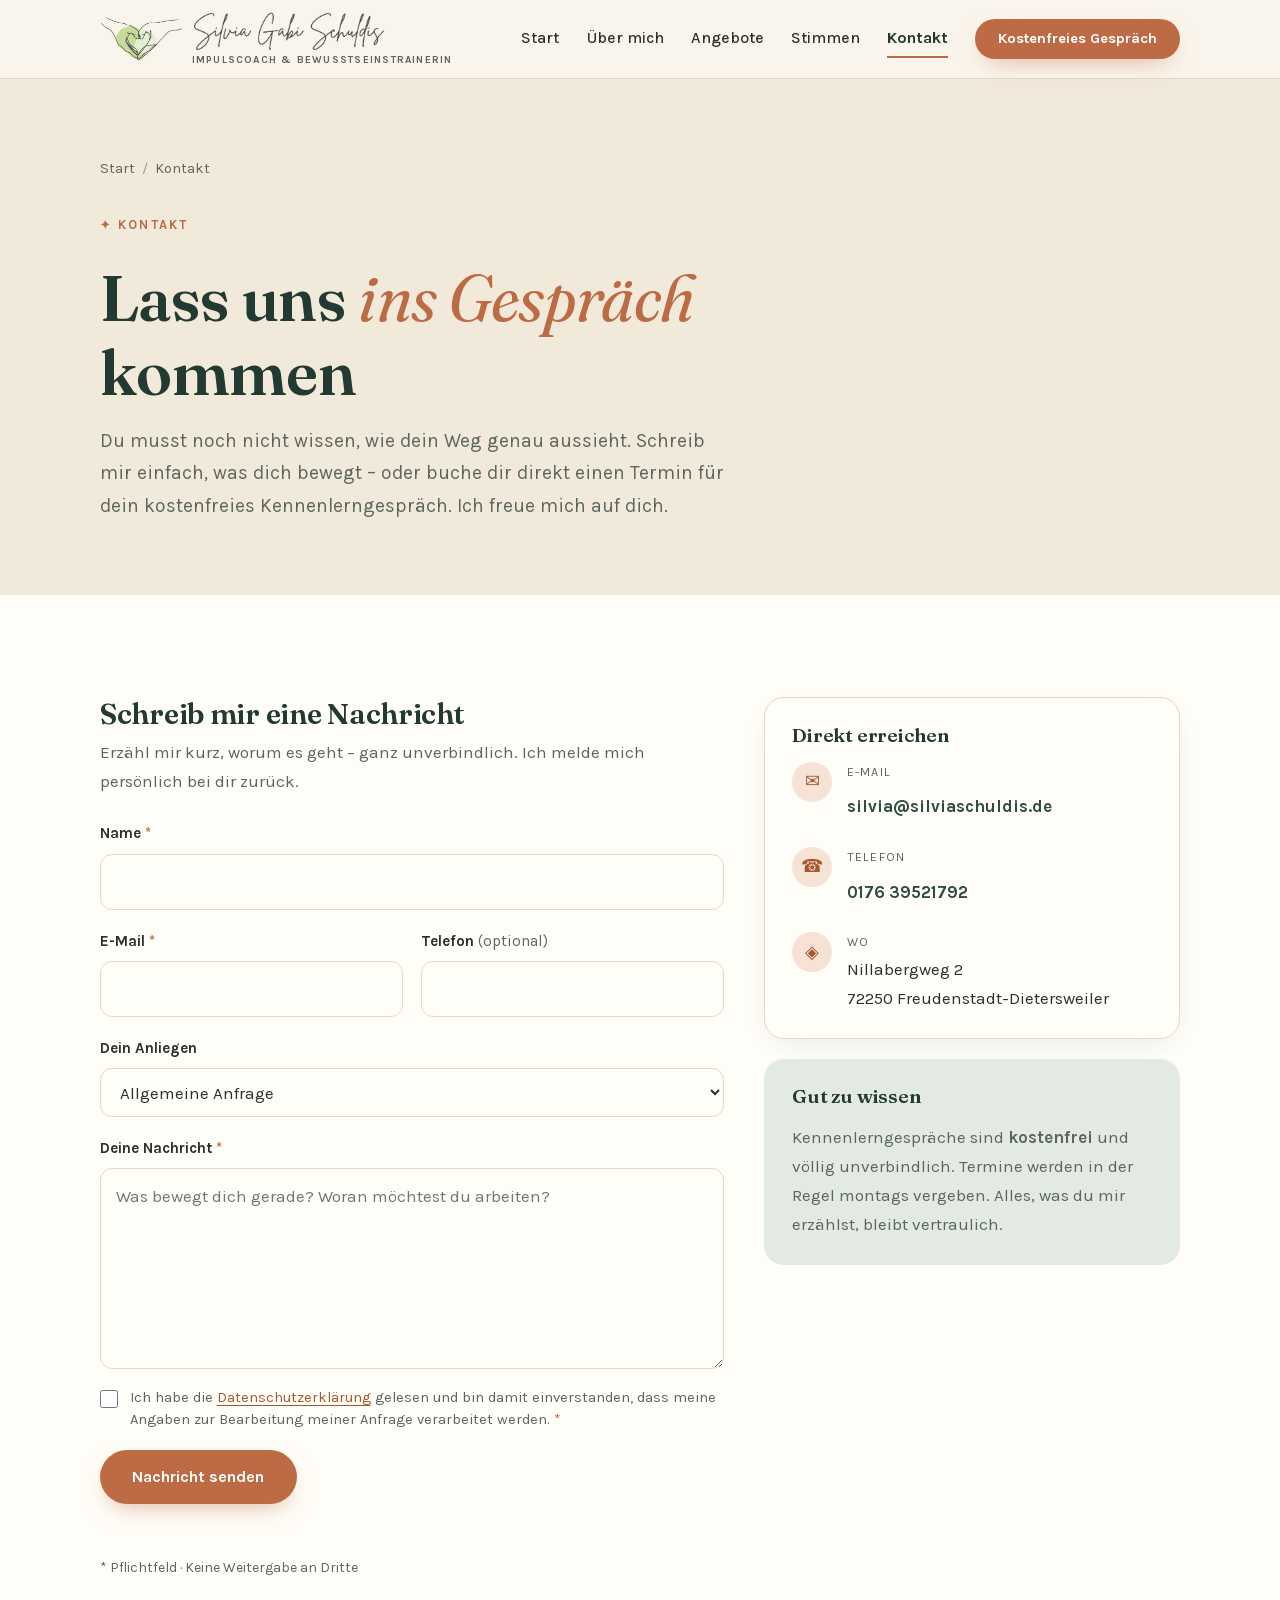
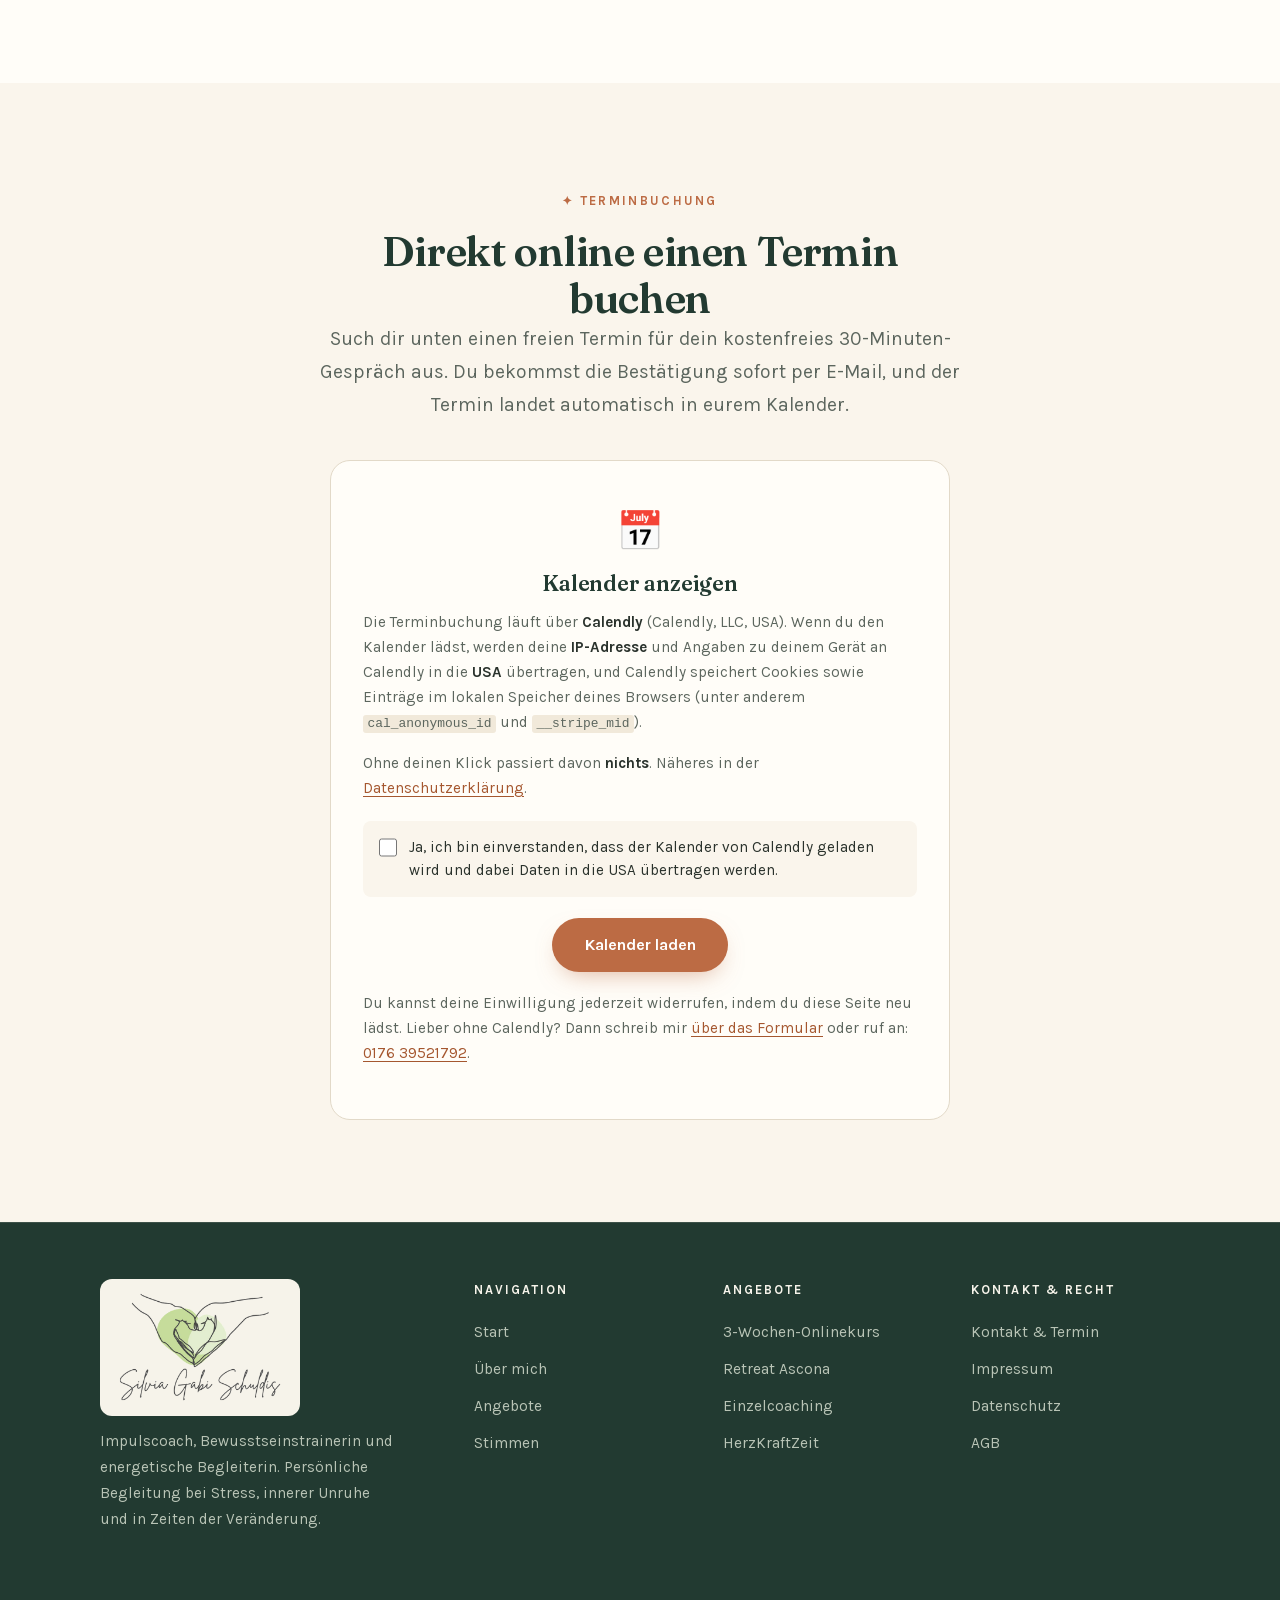
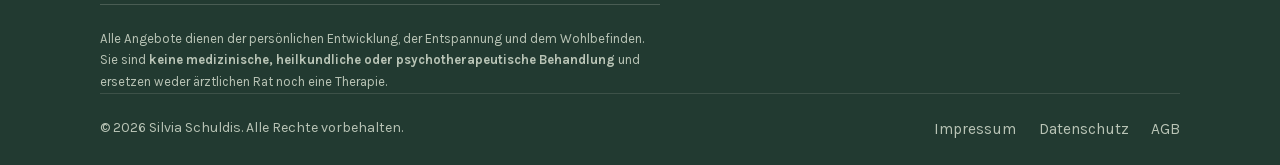
<file: kontakt.html>
<!DOCTYPE html>
<html lang="de">
<head>
  <meta charset="UTF-8">
  <meta name="viewport" content="width=device-width, initial-scale=1.0">
  <title>Kontakt & Terminbuchung – Silvia Gabi Schuldis</title>
  <meta name="description" content="Schreib Silvia Schuldis über das Formular, ruf an unter 0176 39521792 oder buche online dein kostenfreies 30-Minuten-Kennenlerngespräch im Schwarzwald.">
  <link rel="canonical" href="https://silviaschuldis.de/kontakt.html">
  <meta property="og:type" content="website">
  <meta property="og:site_name" content="Silvia Gabi Schuldis – Impulscoach &amp; Bewusstseinstrainerin">
  <meta property="og:locale" content="de_DE">
  <meta property="og:title" content="Kontakt & Terminbuchung – Silvia Gabi Schuldis">
  <meta property="og:description" content="Schreib Silvia Schuldis über das Formular, ruf an unter 0176 39521792 oder buche online dein kostenfreies 30-Minuten-Kennenlerngespräch im Schwarzwald.">
  <meta property="og:url" content="https://silviaschuldis.de/kontakt.html">
  <meta property="og:image" content="https://silviaschuldis.de/img/silvia-hero.jpg">
  <meta name="twitter:card" content="summary_large_image">
  <link rel="icon" type="image/png" href="img/favicon.png">
  <script type="application/ld+json">
  {
    "@context": "https://schema.org",
    "@type": "ContactPage",
    "name": "Kontakt & Terminbuchung – Silvia Gabi Schuldis",
    "url": "https://silviaschuldis.de/kontakt.html",
    "mainEntity": {
      "@type": "Person",
      "name": "Silvia Schuldis",
      "alternateName": "Silvia Gabi Schuldis",
      "jobTitle": "Impulscoach & Bewusstseinstrainerin",
      "telephone": "+49 176 39521792",
      "email": "silvia@silviaschuldis.de",
      "address": {
        "@type": "PostalAddress",
        "streetAddress": "Nillabergweg 2",
        "addressLocality": "Freudenstadt-Dietersweiler",
        "postalCode": "72250",
        "addressCountry": "DE"
      }
    }
  }
  </script>
  <link rel="stylesheet" href="css/fonts.css">
  <link rel="stylesheet" href="css/style.css?v=2026-10-19">
  <script type="application/ld+json">
  {
    "@context": "https://schema.org",
    "@type": "LocalBusiness",
    "@id": "https://silviaschuldis.de/#business",
    "name": "Silvia Gabi Schuldis – Impulscoach & Bewusstseinstrainerin",
    "description": "Impulscoaching, Bewusstseinstraining und energetische Begleitung für mehr Selbstwahrnehmung, innere Balance und neue Kraft im Alltag. Einzelcoaching, 3-Wochen-Onlinekurs, 5-Tage-Retreat am Lago Maggiore und HerzKraftZeit.",
    "url": "https://silviaschuldis.de/",
    "image": "https://silviaschuldis.de/img/silvia-hero.jpg",
    "logo": "https://silviaschuldis.de/img/logo-full.png",
    "telephone": "+49 176 39521792",
    "email": "silvia@silviaschuldis.de",
    "address": {
      "@type": "PostalAddress",
      "streetAddress": "Nillabergweg 2",
      "addressLocality": "Freudenstadt-Dietersweiler",
      "postalCode": "72250",
      "addressCountry": "DE"
    },
    "founder": {
      "@type": "Person",
      "name": "Silvia Schuldis"
    },
    "areaServed": [
      "Freudenstadt",
      "Schwarzwald",
      "Deutschland",
      "Online"
    ],
    "makesOffer": [
      {
        "@type": "Offer",
        "itemOffered": {
          "@type": "Service",
          "name": "Einzelcoaching (3, 6 oder 12 Monate)",
          "url": "https://silviaschuldis.de/einzelcoaching.html"
        }
      },
      {
        "@type": "Offer",
        "itemOffered": {
          "@type": "Service",
          "name": "3-Wochen-Onlinekurs „Kraftkurs“",
          "url": "https://silviaschuldis.de/onlinekurs.html"
        }
      },
      {
        "@type": "Offer",
        "itemOffered": {
          "@type": "Service",
          "name": "5-Tage-Retreat am Lago Maggiore (Ascona)",
          "url": "https://silviaschuldis.de/retreat.html"
        }
      },
      {
        "@type": "Offer",
        "itemOffered": {
          "@type": "Service",
          "name": "HerzKraftZeit: energetische Begleitung und achtsame Berührung",
          "url": "https://silviaschuldis.de/herzkraftzeit.html"
        }
      }
    ]
  }
  </script>
</head>
<body>

<header class="site-head">
  <div class="wrap head-inner">
    <a class="brand" href="index.html">
      <img class="brand-mark" src="img/logo-mark.png" alt="" width="320" height="170">
      <span class="brand-text">
        <img class="brand-type" src="img/logo-type.png" alt="Silvia Gabi Schuldis" width="560" height="115">
        <span class="brand-sub">Impulscoach &amp; Bewusstseinstrainerin</span>
      </span>
    </a>
    <nav class="main-nav" id="mainNav" aria-label="Hauptnavigation">
      <a href="index.html">Start</a>
      <a href="uber-mich.html">Über mich</a>
      <a href="angebote.html">Angebote</a>
      <a href="stimmen.html">Stimmen</a>
      <a href="kontakt.html" class="active" aria-current="page">Kontakt</a>
      <a href="kontakt.html#termin" class="btn btn-solid btn-sm nav-cta">Kostenfreies Gespräch</a>
    </nav>
    <button class="nav-toggle" aria-expanded="false" aria-controls="mainNav"><span></span><span></span><span></span><span class="sr-only">Menü öffnen</span></button>
  </div>
</header>

<main>

<div class="page-hero">
  <div class="wrap">
    <nav class="breadcrumb" aria-label="Brotkrumen"><a href="index.html">Start</a><span>/</span>Kontakt</nav>
    <span class="eyebrow">Kontakt</span>
    <h1>Lass uns <em>ins Gespräch</em> kommen</h1>
    <p class="lead">Du musst noch nicht wissen, wie dein Weg genau aussieht. Schreib mir einfach, was dich bewegt – oder buche dir direkt einen Termin für dein kostenfreies Kennenlerngespräch. Ich freue mich auf dich.</p>
  </div>
</div>

<section class="section bg-cream">
  <div class="wrap">
    <div class="contact-grid">

      <!-- Anfrageformular -->
      <div class="contact-form-wrap reveal">
        <h2>Schreib mir eine Nachricht</h2>
        <p class="contact-intro">Erzähl mir kurz, worum es geht – ganz unverbindlich. Ich melde mich persönlich bei dir zurück.</p>

        <form id="kontaktForm" class="contact-form" novalidate>
          <!-- Spam-Falle: für Menschen unsichtbar. Füllt ein Bot sie aus,
               verwirft kontakt.php die Einsendung stillschweigend. -->
          <input type="text" name="_gotcha" tabindex="-1" autocomplete="off" aria-hidden="true"
                 style="position:absolute;left:-9999px;width:1px;height:1px;opacity:0">

          <div class="field">
            <label for="k-name">Name <span aria-hidden="true">*</span></label>
            <input type="text" id="k-name" name="name" autocomplete="name" required>
          </div>

          <div class="field-row">
            <div class="field">
              <label for="k-email">E-Mail <span aria-hidden="true">*</span></label>
              <input type="email" id="k-email" name="email" autocomplete="email" required>
            </div>
            <div class="field">
              <label for="k-phone">Telefon <span class="opt">(optional)</span></label>
              <input type="tel" id="k-phone" name="telefon" autocomplete="tel">
            </div>
          </div>

          <div class="field">
            <label for="k-topic">Dein Anliegen</label>
            <select id="k-topic" name="anliegen">
              <option value="Allgemeine Anfrage">Allgemeine Anfrage</option>
              <option value="Kostenfreies Kennenlerngespräch">Kostenfreies Kennenlerngespräch</option>
              <option value="Einzelcoaching">Einzelcoaching</option>
              <option value="3-Wochen-Onlinekurs „Kraftkurs“">3-Wochen-Onlinekurs „Kraftkurs“</option>
              <option value="5-Tage-Retreat Ascona">5-Tage-Retreat Ascona</option>
              <option value="HerzKraftZeit (energetische Begleitung)">HerzKraftZeit (energetische Begleitung)</option>
            </select>
          </div>

          <div class="field">
            <label for="k-message">Deine Nachricht <span aria-hidden="true">*</span></label>
            <textarea id="k-message" name="nachricht" rows="6" required placeholder="Was bewegt dich gerade? Woran möchtest du arbeiten?"></textarea>
          </div>

          <div class="field-check">
            <input type="checkbox" id="k-consent" name="privacy" value="einverstanden" required>
            <label for="k-consent">Ich habe die <a href="datenschutz.html" target="_blank" rel="noopener">Datenschutzerklärung</a> gelesen und bin damit einverstanden, dass meine Angaben zur Bearbeitung meiner Anfrage verarbeitet werden. <span aria-hidden="true">*</span></label>
          </div>

          <button type="submit" class="btn btn-solid btn-full-mob" id="kontaktSenden">Nachricht senden</button>
          <p class="form-hint" id="formHint" role="status" aria-live="polite"></p>
          <p class="form-fineprint"><span aria-hidden="true">*</span> Pflichtfeld · Keine Weitergabe an Dritte</p>
        </form>

        <!-- Wird nach erfolgreichem Versand anstelle des Formulars eingeblendet. -->
        <div class="dank-karte" id="dankKarte" hidden>
          <span class="dank-icon" aria-hidden="true">✓</span>
          <h3>Vielen Dank!</h3>
          <p>Deine Nachricht ist angekommen. Silvia meldet sich persönlich bei dir zurück – in der Regel innerhalb weniger Tage.</p>
          <p class="dank-alt">Du hast es eilig? <a href="tel:+4917639521792">0176 39521792</a></p>
        </div>
      </div>

      <!-- Direkter Kontakt -->
      <aside class="contact-side reveal">
        <div class="contact-card">
          <h3>Direkt erreichen</h3>
          <ul class="contact-list">
            <li>
              <span class="ci">✉</span>
              <span><span class="ci-label">E-Mail</span><a href="mailto:silvia@silviaschuldis.de">silvia@silviaschuldis.de</a></span>
            </li>
            <li>
              <span class="ci">☎</span>
              <span><span class="ci-label">Telefon</span><a href="tel:+4917639521792">0176 39521792</a></span>
            </li>
            <li>
              <span class="ci">◈</span>
              <span><span class="ci-label">Wo</span>Nillabergweg 2<br>72250 Freudenstadt-Dietersweiler</span>
            </li>
          </ul>
        </div>

        <div class="contact-card soft">
          <h3>Gut zu wissen</h3>
          <p>Kennenlerngespräche sind <strong>kostenfrei</strong> und völlig unverbindlich. Termine werden in der Regel montags vergeben. Alles, was du mir erzählst, bleibt vertraulich.</p>
        </div>
      </aside>

    </div>
  </div>
</section>

<!-- Terminbuchung / Calendly -->
<section id="termin" class="section">
  <div class="wrap">
    <div class="center booking-head reveal">
      <span class="eyebrow">Terminbuchung</span>
      <h2>Direkt online einen Termin buchen</h2>
      <p class="lead">Such dir unten einen freien Termin für dein kostenfreies 30-Minuten-Gespräch aus. Du bekommst die Bestätigung sofort per E-Mail, und der Termin landet automatisch in eurem Kalender.</p>
    </div>

    <div class="booking-embed reveal">
      <!--
        Calendly wird ERST nach ausdrücklicher Einwilligung geladen (§ 25 Abs. 1
        TDDDG, Art. 6 Abs. 1 lit. a DSGVO). Vor dem Klick geht keine einzige
        Verbindung zu Calendly hinaus, es wird nichts auf dem Endgerät des
        Besuchers gespeichert. Das iframe entsteht erst in js/termin.js.
        Die Einwilligung wird bewusst NICHT gespeichert — dadurch bleibt die
        Website vollständig frei von eigenen Cookies, und der Widerruf ist
        schlicht das Neuladen der Seite.
      -->
      <div class="consent-card" id="terminConsent">
        <span class="cc-icon" aria-hidden="true">📅</span>
        <h3>Kalender anzeigen</h3>
        <p>Die Terminbuchung läuft über <strong>Calendly</strong> (Calendly, LLC, USA). Wenn du den Kalender lädst, werden deine <strong>IP-Adresse</strong> und Angaben zu deinem Gerät an Calendly in die <strong>USA</strong> übertragen, und Calendly speichert Cookies sowie Einträge im lokalen Speicher deines Browsers (unter anderem <span class="cc-code">cal_anonymous_id</span> und <span class="cc-code">__stripe_mid</span>).</p>
        <p>Ohne deinen Klick passiert davon <strong>nichts</strong>. Näheres in der <a href="datenschutz.html#termin" target="_blank" rel="noopener">Datenschutzerklärung</a>.</p>

        <div class="cc-check">
          <input type="checkbox" id="terminEinwilligung">
          <label for="terminEinwilligung">Ja, ich bin einverstanden, dass der Kalender von Calendly geladen wird und dabei Daten in die USA übertragen werden.</label>
        </div>

        <button type="button" class="btn btn-solid" id="terminLaden">Kalender laden</button>
        <p class="cc-hint" id="terminFehler" hidden role="status">Bitte setze zuerst das Häkchen — ohne deine Einwilligung darf ich den Kalender nicht laden.</p>

        <p class="cc-fine">Du kannst deine Einwilligung jederzeit widerrufen, indem du diese Seite neu lädst. Lieber ohne Calendly? Dann schreib mir <a href="#kontaktForm">über das Formular</a> oder ruf an: <a href="tel:+4917639521792">0176 39521792</a>.</p>
      </div>

      <!-- Hierhin setzt js/termin.js nach der Einwilligung das Calendly-iframe. -->
      <div id="terminRahmen"></div>

      <!-- Wird eingeblendet, wenn Calendly nach der Einwilligung nicht antwortet. -->
      <div class="booking-placeholder" id="terminHinweis" hidden>
        <div class="bp-inner">
          <span class="bp-icon" aria-hidden="true">📅</span>
          <h3>Terminbuchung wird gerade eingerichtet</h3>
          <p>Der Online-Kalender ist noch nicht freigeschaltet. Deinen Termin vereinbaren wir bis dahin ganz unkompliziert — ich melde mich persönlich bei dir:</p>
          <div class="cta-actions center-actions">
            <a href="#kontaktForm" class="btn btn-solid">Über das Formular anfragen</a>
            <a href="tel:+4917639521792" class="btn btn-ghost">0176 39521792 anrufen</a>
          </div>
        </div>
      </div>
    </div>
  </div>
</section>

</main>

<footer class="site-foot">
  <div class="wrap">
    <div class="foot-main">
      <div class="foot-brand">
        <img class="foot-logo" src="img/logo-full.png" alt="Silvia Gabi Schuldis" width="560" height="372">
        <p>Impulscoach, Bewusstseinstrainerin und energetische Begleiterin. Persönliche Begleitung bei Stress, innerer Unruhe und in Zeiten der Veränderung.</p>
      </div>
      <div>
        <h4>Navigation</h4>
        <ul>
          <li><a href="index.html">Start</a></li>
          <li><a href="uber-mich.html">Über mich</a></li>
          <li><a href="angebote.html">Angebote</a></li>
          <li><a href="stimmen.html">Stimmen</a></li>
        </ul>
      </div>
      <div>
        <h4>Angebote</h4>
        <ul>
          <li><a href="onlinekurs.html">3-Wochen-Onlinekurs</a></li>
          <li><a href="retreat.html">Retreat Ascona</a></li>
          <li><a href="einzelcoaching.html">Einzelcoaching</a></li>
          <li><a href="herzkraftzeit.html">HerzKraftZeit</a></li>
        </ul>
      </div>
      <div>
        <h4>Kontakt &amp; Recht</h4>
        <ul>
          <li><a href="kontakt.html">Kontakt &amp; Termin</a></li>
          <li><a href="impressum.html">Impressum</a></li>
          <li><a href="datenschutz.html">Datenschutz</a></li>
          <li><a href="agb.html">AGB</a></li>
        </ul>
      </div>
    </div>
    <p class="foot-abgrenzung">Alle Angebote dienen der persönlichen Entwicklung, der Entspannung und dem Wohlbefinden. Sie sind <strong>keine medizinische, heilkundliche oder psychotherapeutische Behandlung</strong> und ersetzen weder ärztlichen Rat noch eine Therapie.</p>
    <div class="foot-bottom">
      <span>© 2026 Silvia Schuldis. Alle Rechte vorbehalten.</span>
      <div class="foot-legal">
        <a href="impressum.html">Impressum</a>
        <a href="datenschutz.html">Datenschutz</a>
        <a href="agb.html">AGB</a>
      </div>
    </div>
  </div>
</footer>

<script src="js/main.js"></script>
<script src="js/kontakt.js"></script>
<script src="js/termin.js?v=2026-08-18-2"></script>
</body>
</html>
</file>
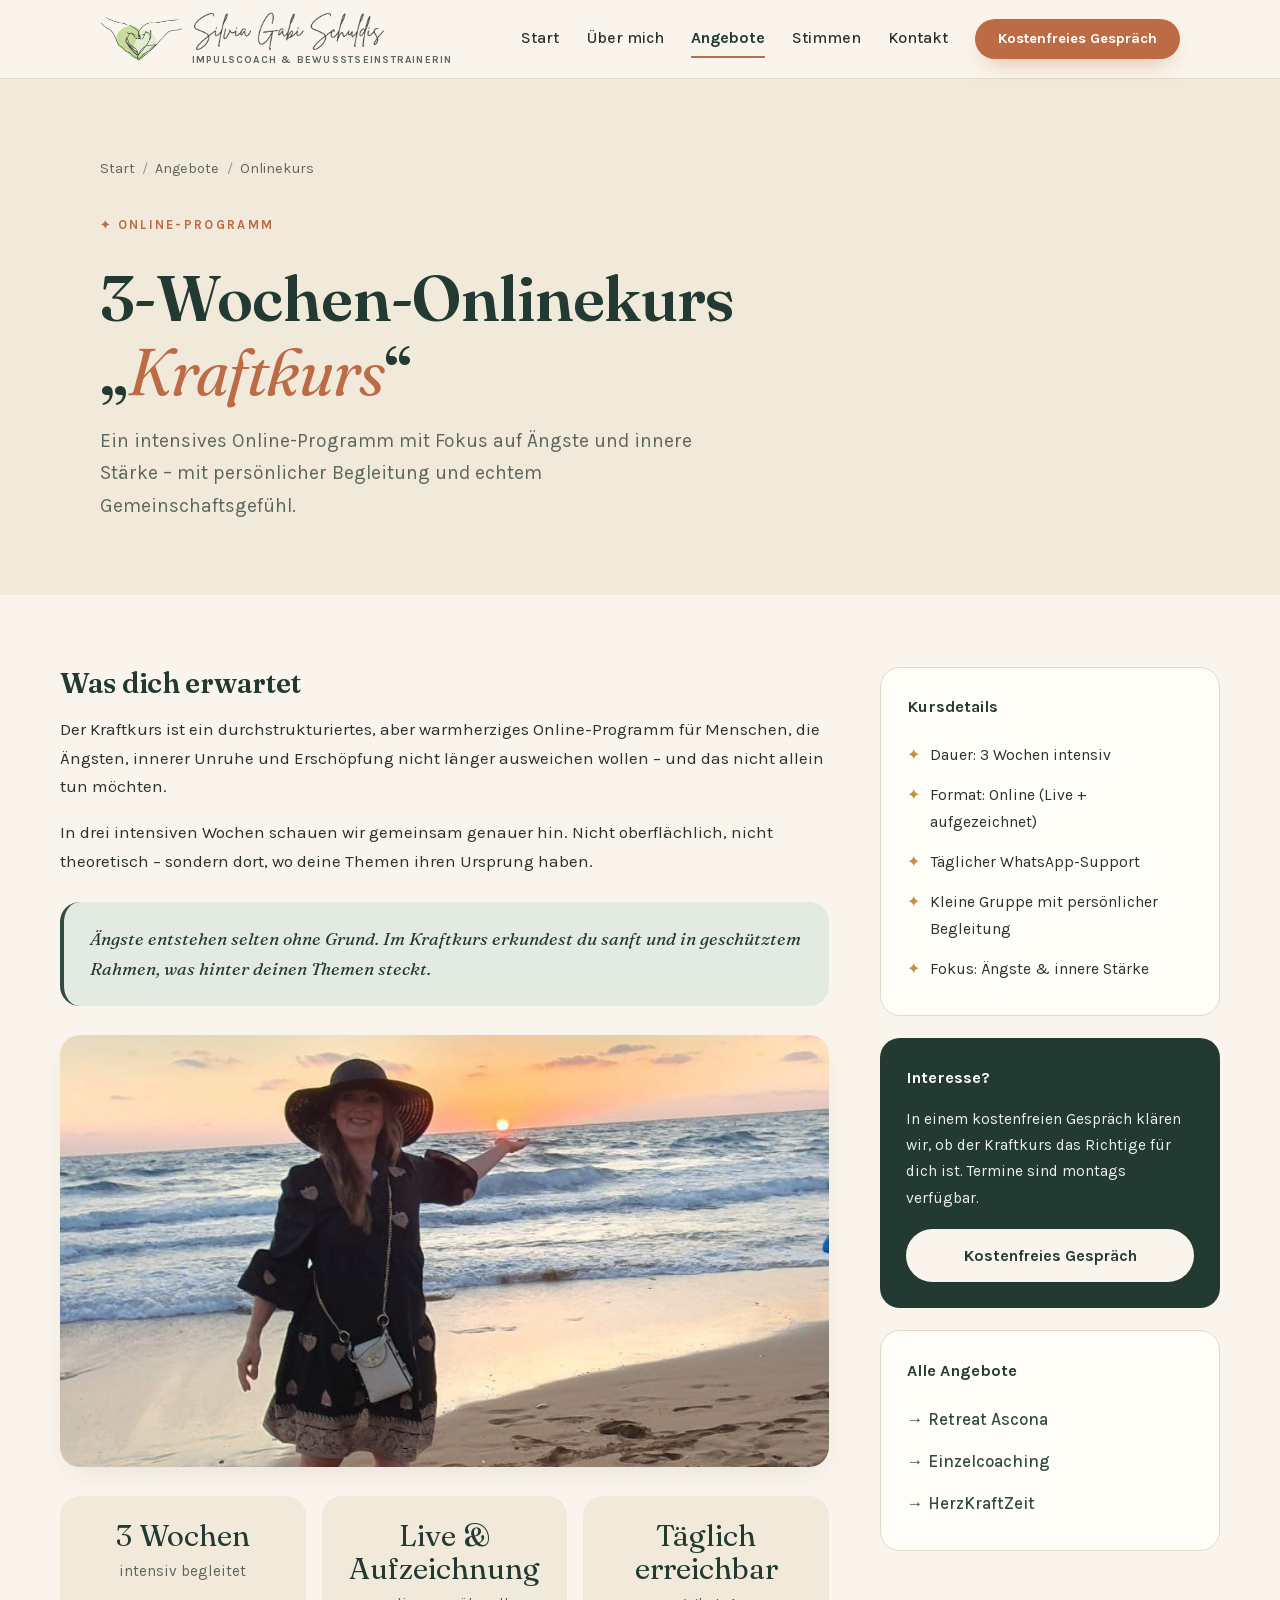
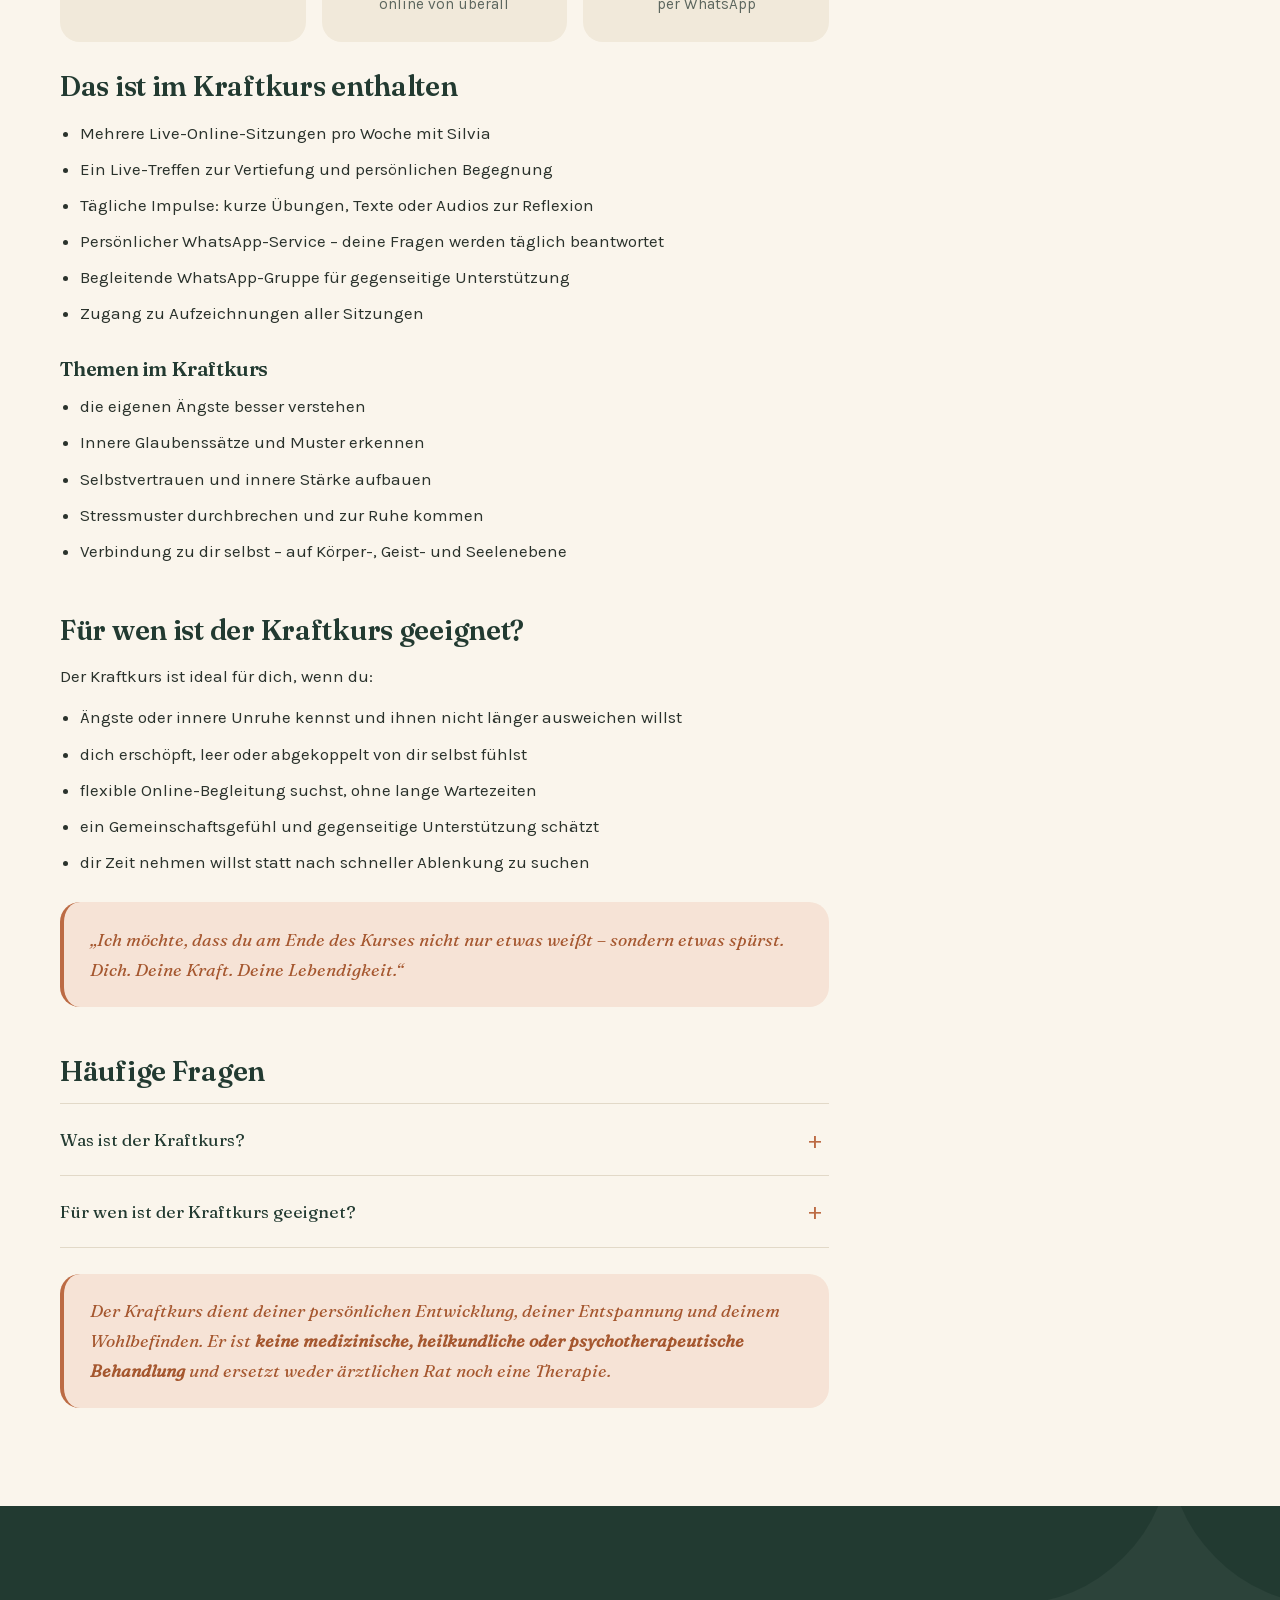
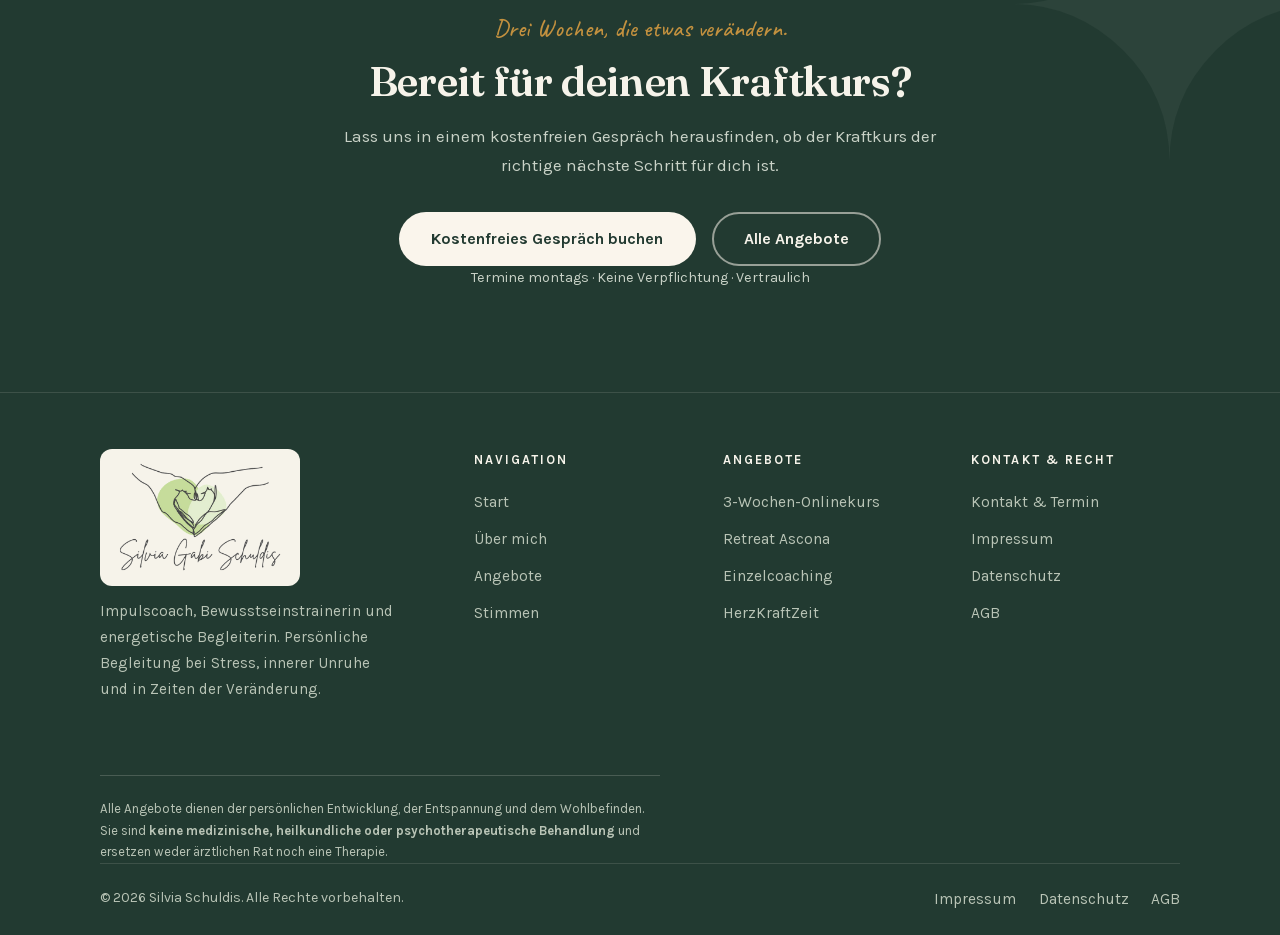
<file: onlinekurs.html>
<!DOCTYPE html>
<html lang="de">
<head>
  <meta charset="UTF-8">
  <meta name="viewport" content="width=device-width, initial-scale=1.0">
  <title>3-Wochen-Onlinekurs „Kraftkurs“ – Silvia Schuldis</title>
  <meta name="description" content="Der Kraftkurs – 3-wöchiges Online-Intensivprogramm zu Ängsten und innerer Stärke: Live-Sitzungen, tägliche Impulse, WhatsApp-Support. Jetzt kennenlernen.">
  <link rel="stylesheet" href="css/fonts.css">
  <link rel="stylesheet" href="css/style.css?v=2026-10-19">
  <link rel="canonical" href="https://silviaschuldis.de/onlinekurs.html">
  <meta property="og:type" content="website">
  <meta property="og:site_name" content="Silvia Gabi Schuldis – Impulscoach &amp; Bewusstseinstrainerin">
  <meta property="og:locale" content="de_DE">
  <meta property="og:title" content="3-Wochen-Onlinekurs „Kraftkurs“ – Silvia Schuldis">
  <meta property="og:description" content="Der Kraftkurs – 3-wöchiges Online-Intensivprogramm zu Ängsten und innerer Stärke: Live-Sitzungen, tägliche Impulse, WhatsApp-Support. Jetzt kennenlernen.">
  <meta property="og:url" content="https://silviaschuldis.de/onlinekurs.html">
  <meta property="og:image" content="https://silviaschuldis.de/img/silvia-portrait.jpg">
  <meta name="twitter:card" content="summary_large_image">
  <link rel="icon" type="image/png" href="img/favicon.png">
  <script type="application/ld+json">
  {
    "@context": "https://schema.org",
    "@type": "BreadcrumbList",
    "itemListElement": [
      {
        "@type": "ListItem",
        "position": 1,
        "name": "Start",
        "item": "https://silviaschuldis.de/"
      },
      {
        "@type": "ListItem",
        "position": 2,
        "name": "Angebote",
        "item": "https://silviaschuldis.de/angebote.html"
      },
      {
        "@type": "ListItem",
        "position": 3,
        "name": "3-Wochen-Onlinekurs „Kraftkurs“",
        "item": "https://silviaschuldis.de/onlinekurs.html"
      }
    ]
  }
  </script>
  <script type="application/ld+json">
  {
    "@context": "https://schema.org",
    "@type": "FAQPage",
    "mainEntity": [
      {
        "@type": "Question",
        "name": "Was ist der Kraftkurs?",
        "acceptedAnswer": {
          "@type": "Answer",
          "text": "Der Kraftkurs ist ein 3-wöchiges Online-Intensivprogramm von Silvia Schuldis mit Fokus auf Ängste und innere Stärke – mit mehreren Live-Online-Sitzungen pro Woche, täglichen Impulsen, persönlichem WhatsApp-Support, begleitender Gruppe und Zugang zu allen Aufzeichnungen."
        }
      },
      {
        "@type": "Question",
        "name": "Für wen ist der Kraftkurs geeignet?",
        "acceptedAnswer": {
          "@type": "Answer",
          "text": "Für Menschen, die Ängste oder innere Unruhe kennen, sich erschöpft oder abgekoppelt von sich selbst fühlen und eine flexible Online-Begleitung mit echtem Gemeinschaftsgefühl suchen – in Ruhe statt mit schnellen Rezepten."
        }
      }
    ]
  }
  </script>
  <script type="application/ld+json">
  {
    "@context": "https://schema.org",
    "@type": "LocalBusiness",
    "@id": "https://silviaschuldis.de/#business",
    "name": "Silvia Gabi Schuldis – Impulscoach & Bewusstseinstrainerin",
    "description": "Impulscoaching, Bewusstseinstraining und energetische Begleitung für mehr Selbstwahrnehmung, innere Balance und neue Kraft im Alltag. Einzelcoaching, 3-Wochen-Onlinekurs, 5-Tage-Retreat am Lago Maggiore und HerzKraftZeit.",
    "url": "https://silviaschuldis.de/",
    "image": "https://silviaschuldis.de/img/silvia-hero.jpg",
    "logo": "https://silviaschuldis.de/img/logo-full.png",
    "telephone": "+49 176 39521792",
    "email": "silvia@silviaschuldis.de",
    "address": {
      "@type": "PostalAddress",
      "streetAddress": "Nillabergweg 2",
      "addressLocality": "Freudenstadt-Dietersweiler",
      "postalCode": "72250",
      "addressCountry": "DE"
    },
    "founder": {
      "@type": "Person",
      "name": "Silvia Schuldis"
    },
    "areaServed": [
      "Freudenstadt",
      "Schwarzwald",
      "Deutschland",
      "Online"
    ],
    "makesOffer": [
      {
        "@type": "Offer",
        "itemOffered": {
          "@type": "Service",
          "name": "Einzelcoaching (3, 6 oder 12 Monate)",
          "url": "https://silviaschuldis.de/einzelcoaching.html"
        }
      },
      {
        "@type": "Offer",
        "itemOffered": {
          "@type": "Service",
          "name": "3-Wochen-Onlinekurs „Kraftkurs“",
          "url": "https://silviaschuldis.de/onlinekurs.html"
        }
      },
      {
        "@type": "Offer",
        "itemOffered": {
          "@type": "Service",
          "name": "5-Tage-Retreat am Lago Maggiore (Ascona)",
          "url": "https://silviaschuldis.de/retreat.html"
        }
      },
      {
        "@type": "Offer",
        "itemOffered": {
          "@type": "Service",
          "name": "HerzKraftZeit: energetische Begleitung und achtsame Berührung",
          "url": "https://silviaschuldis.de/herzkraftzeit.html"
        }
      }
    ]
  }
  </script>
</head>
<body>

<header class="site-head">
  <div class="wrap head-inner">
    <a class="brand" href="index.html">
      <img class="brand-mark" src="img/logo-mark.png" alt="" width="320" height="170">
      <span class="brand-text">
        <img class="brand-type" src="img/logo-type.png" alt="Silvia Gabi Schuldis" width="560" height="115">
        <span class="brand-sub">Impulscoach &amp; Bewusstseinstrainerin</span>
      </span>
    </a>
    <nav class="main-nav" id="mainNav" aria-label="Hauptnavigation">
      <a href="index.html">Start</a>
      <a href="uber-mich.html">Über mich</a>
      <a href="angebote.html" class="active">Angebote</a>
      <a href="stimmen.html">Stimmen</a>
      <a href="kontakt.html">Kontakt</a>
      <a href="kontakt.html#termin" class="btn btn-solid btn-sm nav-cta">Kostenfreies Gespräch</a>
    </nav>
    <button class="nav-toggle" aria-expanded="false" aria-controls="mainNav"><span></span><span></span><span></span><span class="sr-only">Menü öffnen</span></button>
  </div>
</header>

<main>

<div class="page-hero">
  <div class="wrap">
    <nav class="breadcrumb" aria-label="Brotkrumen"><a href="index.html">Start</a><span>/</span><a href="angebote.html">Angebote</a><span>/</span>Onlinekurs</nav>
    <span class="eyebrow">Online-Programm</span>
    <h1>3-Wochen-Onlinekurs<br>„<em>Kraftkurs</em>“</h1>
    <p class="lead">Ein intensives Online-Programm mit Fokus auf Ängste und innere Stärke – mit persönlicher Begleitung und echtem Gemeinschaftsgefühl.</p>
  </div>
</div>

<div class="wrap detail">
  <div class="detail-main">

    <div class="terminbox" data-termin="kraftkurs" hidden></div>

    <section class="reveal">
      <h2>Was dich erwartet</h2>
      <p>Der Kraftkurs ist ein durchstrukturiertes, aber warmherziges Online-Programm für Menschen, die Ängsten, innerer Unruhe und Erschöpfung nicht länger ausweichen wollen – und das nicht allein tun möchten.</p>
      <p>In drei intensiven Wochen schauen wir gemeinsam genauer hin. Nicht oberflächlich, nicht theoretisch – sondern dort, wo deine Themen ihren Ursprung haben.</p>
      <div class="callout">Ängste entstehen selten ohne Grund. Im Kraftkurs erkundest du sanft und in geschütztem Rahmen, was hinter deinen Themen steckt.</div>
    </section>

    <div class="detail-photo reveal">
      <img src="img/silvia-sonne.jpg" alt="Silvia Schuldis am Strand bei Sonnenuntergang, die Sonne in ihrer Hand" loading="lazy" width="932" height="524">
    </div>

    <div class="fakten-band reveal">
      <div class="fakt">
        <span class="zahl">3 Wochen</span>
        <span class="was">intensiv begleitet</span>
      </div>
      <div class="fakt">
        <span class="zahl">Live &amp; Aufzeichnung</span>
        <span class="was">online von überall</span>
      </div>
      <div class="fakt">
        <span class="zahl">Täglich erreichbar</span>
        <span class="was">per WhatsApp</span>
      </div>
    </div>

    <section class="reveal">
      <h2>Das ist im Kraftkurs enthalten</h2>
      <ul>
        <li>Mehrere Live-Online-Sitzungen pro Woche mit Silvia</li>
        <li>Ein Live-Treffen zur Vertiefung und persönlichen Begegnung</li>
        <li>Tägliche Impulse: kurze Übungen, Texte oder Audios zur Reflexion</li>
        <li>Persönlicher WhatsApp-Service – deine Fragen werden täglich beantwortet</li>
        <li>Begleitende WhatsApp-Gruppe für gegenseitige Unterstützung</li>
        <li>Zugang zu Aufzeichnungen aller Sitzungen</li>
      </ul>

      <h3>Themen im Kraftkurs</h3>
      <ul>
        <li>die eigenen Ängste besser verstehen</li>
        <li>Innere Glaubenssätze und Muster erkennen</li>
        <li>Selbstvertrauen und innere Stärke aufbauen</li>
        <li>Stressmuster durchbrechen und zur Ruhe kommen</li>
        <li>Verbindung zu dir selbst – auf Körper-, Geist- und Seelenebene</li>
      </ul>
    </section>

    <section class="reveal">
      <h2>Für wen ist der Kraftkurs geeignet?</h2>
      <p>Der Kraftkurs ist ideal für dich, wenn du:</p>
      <ul>
        <li>Ängste oder innere Unruhe kennst und ihnen nicht länger ausweichen willst</li>
        <li>dich erschöpft, leer oder abgekoppelt von dir selbst fühlst</li>
        <li>flexible Online-Begleitung suchst, ohne lange Wartezeiten</li>
        <li>ein Gemeinschaftsgefühl und gegenseitige Unterstützung schätzt</li>
        <li>dir Zeit nehmen willst statt nach schneller Ablenkung zu suchen</li>
      </ul>
      <div class="callout warm">„Ich möchte, dass du am Ende des Kurses nicht nur etwas weißt – sondern etwas spürst. Dich. Deine Kraft. Deine Lebendigkeit.“</div>
    </section>


    <section class="reveal faq">
      <h2>Häufige Fragen</h2>
      <details>
        <summary>Was ist der Kraftkurs?</summary>
        <p>Der Kraftkurs ist ein 3-wöchiges Online-Intensivprogramm von Silvia Schuldis mit Fokus auf Ängste und innere Stärke – mit mehreren Live-Online-Sitzungen pro Woche, täglichen Impulsen, persönlichem WhatsApp-Support, begleitender Gruppe und Zugang zu allen Aufzeichnungen.</p>
      </details>
      <details>
        <summary>Für wen ist der Kraftkurs geeignet?</summary>
        <p>Für Menschen, die Ängste oder innere Unruhe kennen, sich erschöpft oder abgekoppelt von sich selbst fühlen und eine flexible Online-Begleitung mit echtem Gemeinschaftsgefühl suchen – in Ruhe statt mit schnellen Rezepten.</p>
      </details>
    </section>
    <div class="callout warm reveal">Der Kraftkurs dient deiner persönlichen Entwicklung, deiner Entspannung und deinem Wohlbefinden. Er ist <strong>keine medizinische, heilkundliche oder psychotherapeutische Behandlung</strong> und ersetzt weder ärztlichen Rat noch eine Therapie.</div>
  </div>

  <aside class="sidebar">
    <div class="side-box">
      <h4>Kursdetails</h4>
      <div class="side-item"><span class="ico" aria-hidden="true">✦</span> Dauer: 3 Wochen intensiv</div>
      <div class="side-item"><span class="ico" aria-hidden="true">✦</span> Format: Online (Live + aufgezeichnet)</div>
      <div class="side-item"><span class="ico" aria-hidden="true">✦</span> Täglicher WhatsApp-Support</div>
      <div class="side-item"><span class="ico" aria-hidden="true">✦</span> Kleine Gruppe mit persönlicher Begleitung</div>
      <div class="side-item"><span class="ico" aria-hidden="true">✦</span> Fokus: Ängste &amp; innere Stärke</div>
    </div>
    <div class="side-box cta">
      <h4>Interesse?</h4>
      <p>In einem kostenfreien Gespräch klären wir, ob der Kraftkurs das Richtige für dich ist. Termine sind montags verfügbar.</p>
      <a href="kontakt.html#termin" class="btn btn-light btn-block">Kostenfreies Gespräch</a>
    </div>
    <div class="side-box side-links">
      <h4>Alle Angebote</h4>
      <a href="retreat.html">→ Retreat Ascona</a>
      <a href="einzelcoaching.html">→ Einzelcoaching</a>
      <a href="herzkraftzeit.html">→ HerzKraftZeit</a>
    </div>
  </aside>
</div>

<section class="section cta-final center">
  <div class="wrap reveal">
    <span class="hand">Drei Wochen, die etwas verändern.</span>
    <h2>Bereit für deinen Kraftkurs?</h2>
    <p>Lass uns in einem kostenfreien Gespräch herausfinden, ob der Kraftkurs der richtige nächste Schritt für dich ist.</p>
    <div class="cta-actions">
      <a href="kontakt.html#termin" class="btn btn-light">Kostenfreies Gespräch buchen</a>
      <a href="angebote.html" class="btn btn-light-ghost">Alle Angebote</a>
    </div>
    <p class="cta-note">Termine montags · Keine Verpflichtung · Vertraulich</p>
  </div>
</section>

</main>

<footer class="site-foot">
  <div class="wrap">
    <div class="foot-main">
      <div class="foot-brand">
        <img class="foot-logo" src="img/logo-full.png" alt="Silvia Gabi Schuldis" width="560" height="372">
        <p>Impulscoach, Bewusstseinstrainerin und energetische Begleiterin. Persönliche Begleitung bei Stress, innerer Unruhe und in Zeiten der Veränderung.</p>
      </div>
      <div>
        <h4>Navigation</h4>
        <ul>
          <li><a href="index.html">Start</a></li>
          <li><a href="uber-mich.html">Über mich</a></li>
          <li><a href="angebote.html">Angebote</a></li>
          <li><a href="stimmen.html">Stimmen</a></li>
        </ul>
      </div>
      <div>
        <h4>Angebote</h4>
        <ul>
          <li><a href="onlinekurs.html">3-Wochen-Onlinekurs</a></li>
          <li><a href="retreat.html">Retreat Ascona</a></li>
          <li><a href="einzelcoaching.html">Einzelcoaching</a></li>
          <li><a href="herzkraftzeit.html">HerzKraftZeit</a></li>
        </ul>
      </div>
      <div>
        <h4>Kontakt &amp; Recht</h4>
        <ul>
          <li><a href="kontakt.html">Kontakt &amp; Termin</a></li>
          <li><a href="impressum.html">Impressum</a></li>
          <li><a href="datenschutz.html">Datenschutz</a></li>
          <li><a href="agb.html">AGB</a></li>
        </ul>
      </div>
    </div>
    <p class="foot-abgrenzung">Alle Angebote dienen der persönlichen Entwicklung, der Entspannung und dem Wohlbefinden. Sie sind <strong>keine medizinische, heilkundliche oder psychotherapeutische Behandlung</strong> und ersetzen weder ärztlichen Rat noch eine Therapie.</p>
    <div class="foot-bottom">
      <span>© 2026 Silvia Schuldis. Alle Rechte vorbehalten.</span>
      <div class="foot-legal">
        <a href="impressum.html">Impressum</a>
        <a href="datenschutz.html">Datenschutz</a>
        <a href="agb.html">AGB</a>
      </div>
    </div>
  </div>
</footer>

<script src="js/main.js"></script>
<script src="js/termine.js?v=2026-10-19"></script>
</body>
</html>
</file>
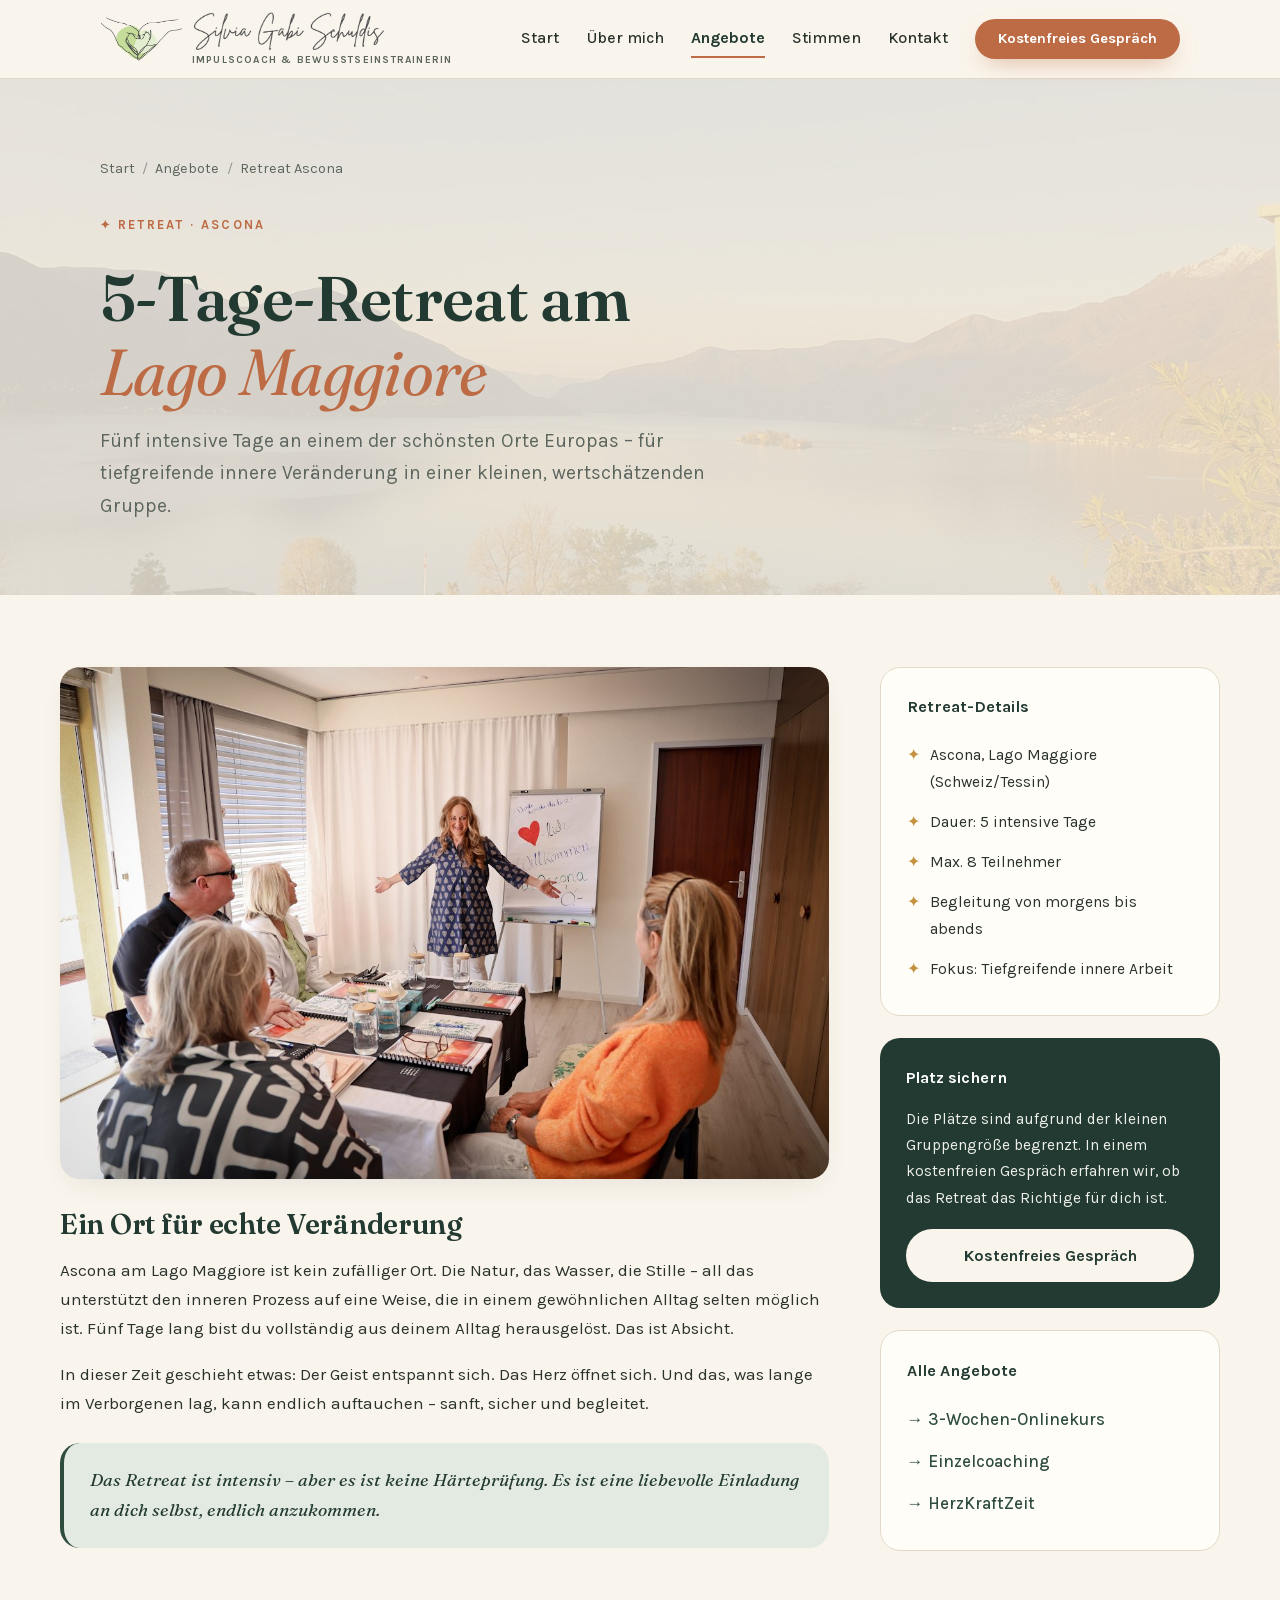
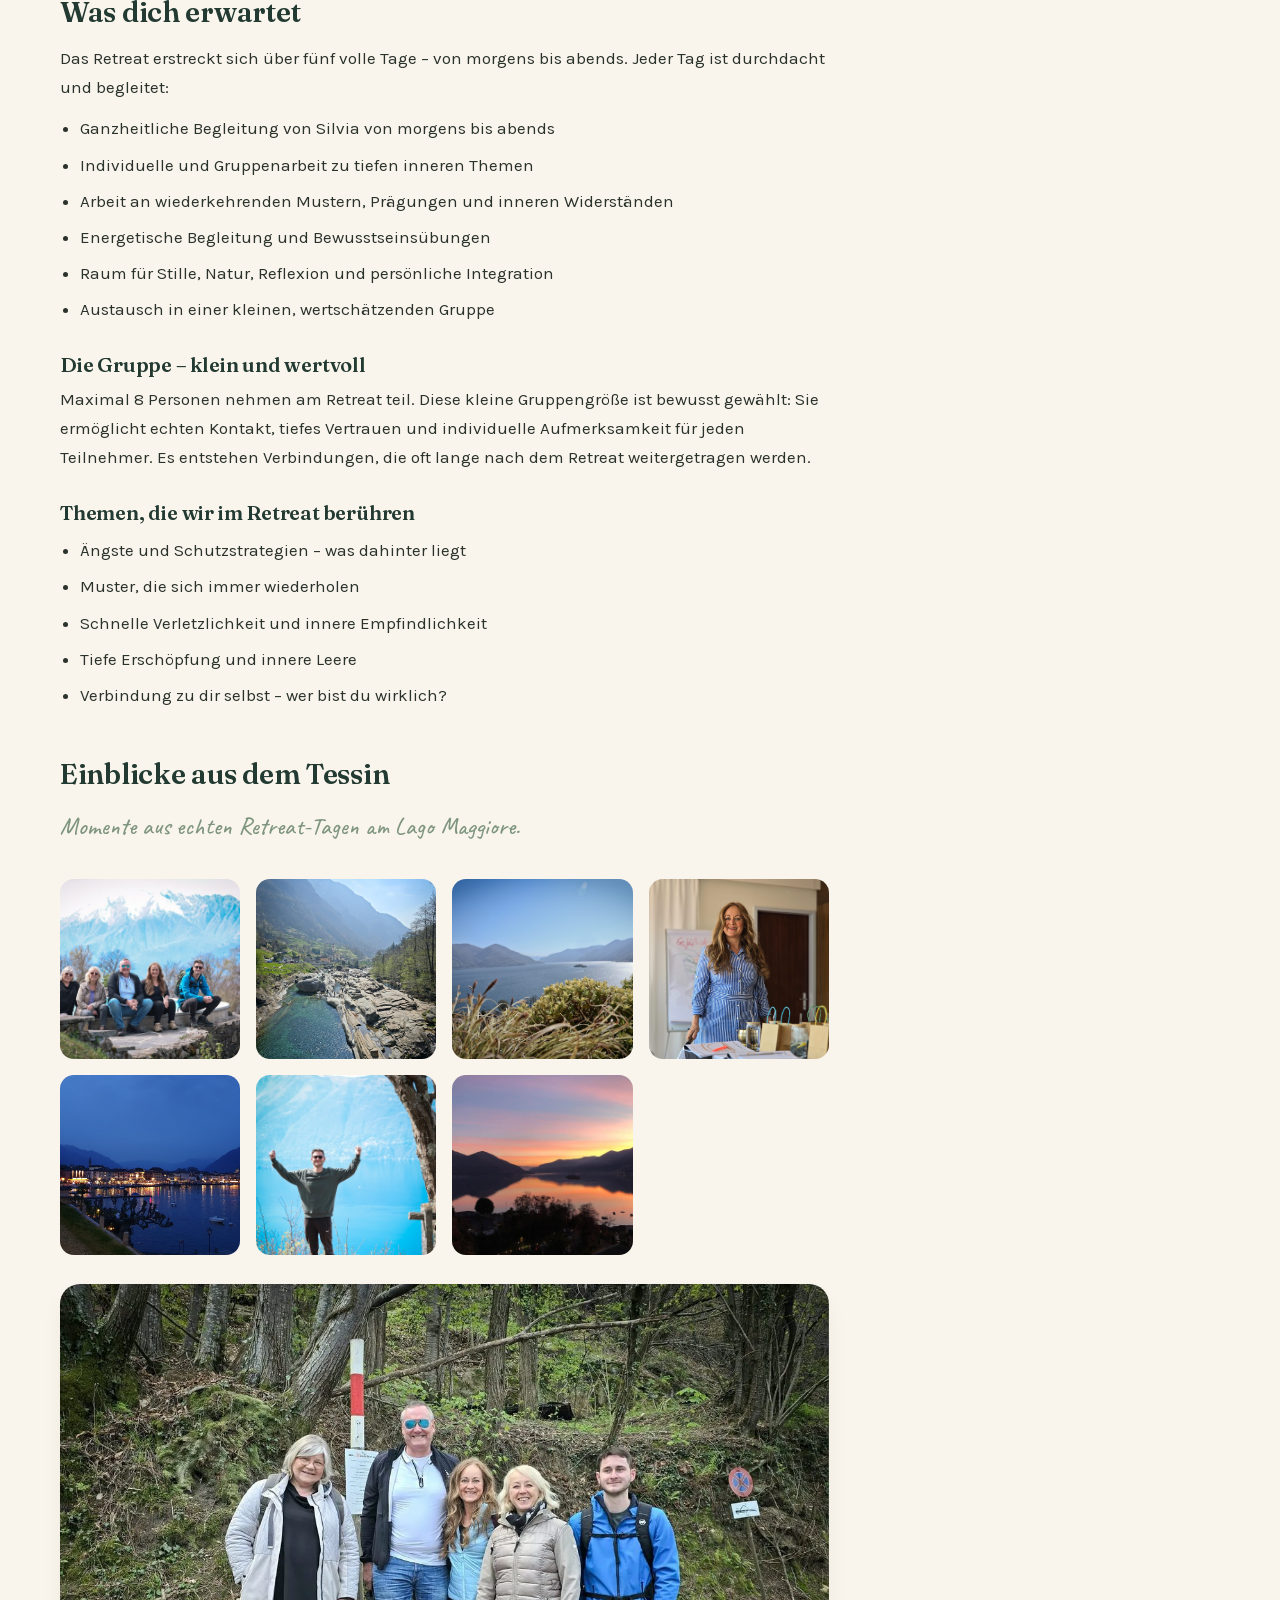
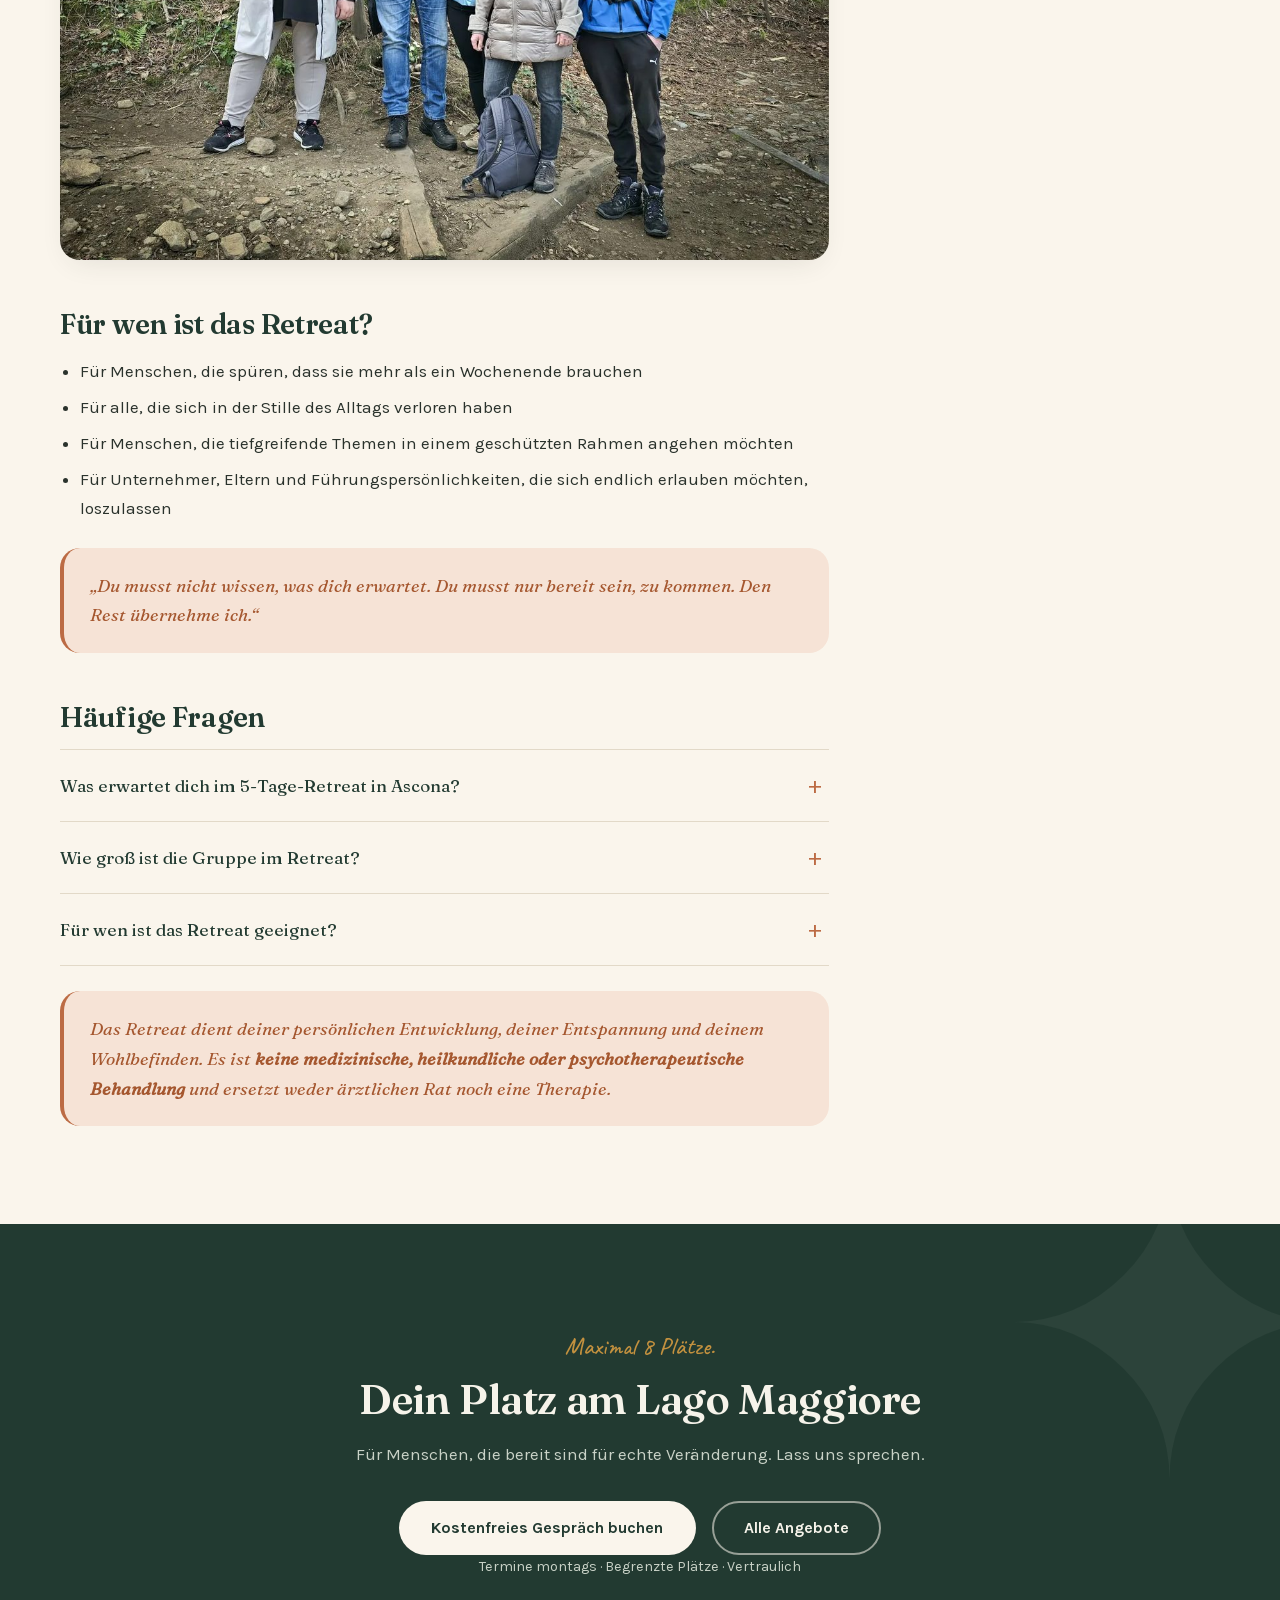
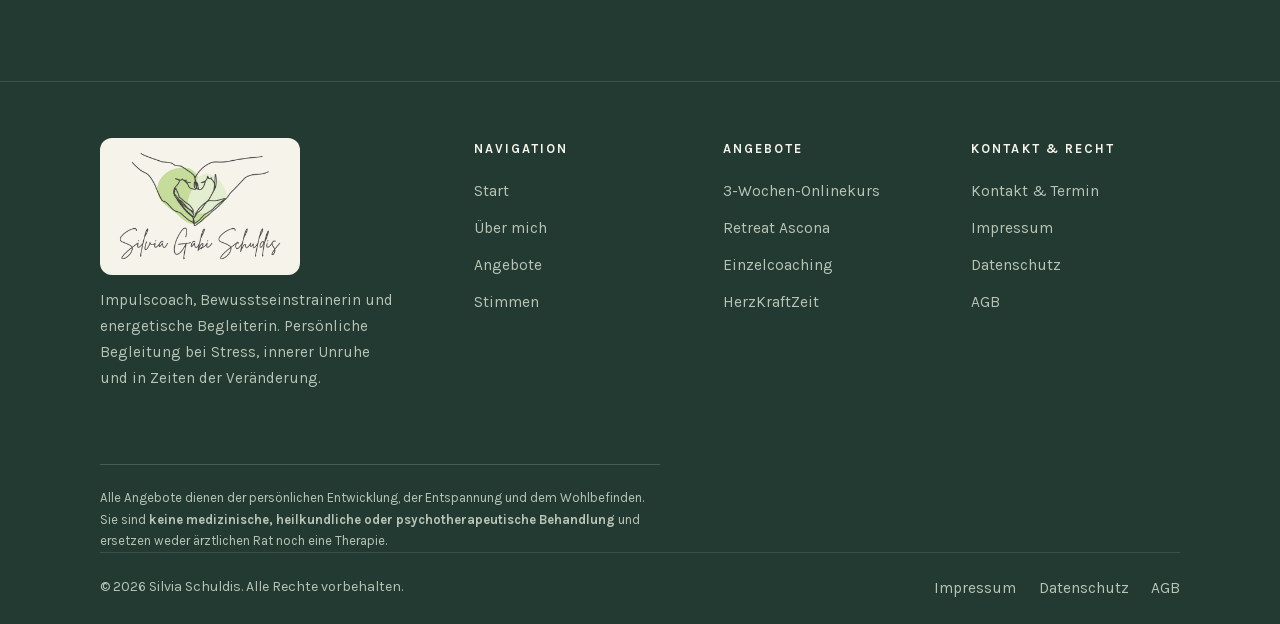
<file: retreat.html>
<!DOCTYPE html>
<html lang="de">
<head>
  <meta charset="UTF-8">
  <meta name="viewport" content="width=device-width, initial-scale=1.0">
  <title>5-Tage-Retreat Ascona am Lago Maggiore – Silvia Schuldis</title>
  <meta name="description" content="5-Tage-Intensiv-Retreat am Lago Maggiore in Ascona. Tiefgreifende innere Arbeit in Kleingruppe (max. 8 Personen) in einer der schönsten Regionen Europas.">
  <link rel="stylesheet" href="css/fonts.css">
  <link rel="stylesheet" href="css/style.css?v=2026-10-19">
  <link rel="canonical" href="https://silviaschuldis.de/retreat.html">
  <meta property="og:type" content="website">
  <meta property="og:site_name" content="Silvia Gabi Schuldis – Impulscoach &amp; Bewusstseinstrainerin">
  <meta property="og:locale" content="de_DE">
  <meta property="og:title" content="5-Tage-Retreat Ascona am Lago Maggiore – Silvia Schuldis">
  <meta property="og:description" content="5-Tage-Intensiv-Retreat am Lago Maggiore in Ascona. Tiefgreifende innere Arbeit in Kleingruppe (max. 8 Personen) in einer der schönsten Regionen Europas.">
  <meta property="og:url" content="https://silviaschuldis.de/retreat.html">
  <meta property="og:image" content="https://silviaschuldis.de/img/lago-panorama.jpg">
  <meta name="twitter:card" content="summary_large_image">
  <link rel="icon" type="image/png" href="img/favicon.png">
  <script type="application/ld+json">
  {
    "@context": "https://schema.org",
    "@type": "BreadcrumbList",
    "itemListElement": [
      {
        "@type": "ListItem",
        "position": 1,
        "name": "Start",
        "item": "https://silviaschuldis.de/"
      },
      {
        "@type": "ListItem",
        "position": 2,
        "name": "Angebote",
        "item": "https://silviaschuldis.de/angebote.html"
      },
      {
        "@type": "ListItem",
        "position": 3,
        "name": "5-Tage-Retreat Ascona",
        "item": "https://silviaschuldis.de/retreat.html"
      }
    ]
  }
  </script>
  <script type="application/ld+json">
  {
    "@context": "https://schema.org",
    "@type": "FAQPage",
    "mainEntity": [
      {
        "@type": "Question",
        "name": "Was erwartet dich im 5-Tage-Retreat in Ascona?",
        "acceptedAnswer": {
          "@type": "Answer",
          "text": "Fünf volle Tage Begleitung von morgens bis abends: individuelle und Gruppenarbeit zu tiefen inneren Themen, energetische Begleitung, Bewusstseinsübungen sowie Raum für Stille, Natur und Integration – am Lago Maggiore in Ascona (Tessin, Schweiz)."
        }
      },
      {
        "@type": "Question",
        "name": "Wie groß ist die Gruppe im Retreat?",
        "acceptedAnswer": {
          "@type": "Answer",
          "text": "Maximal 8 Personen nehmen am Retreat teil. Die kleine Gruppengröße ermöglicht echten Kontakt, tiefes Vertrauen und individuelle Aufmerksamkeit für jeden Teilnehmer."
        }
      },
      {
        "@type": "Question",
        "name": "Für wen ist das Retreat geeignet?",
        "acceptedAnswer": {
          "@type": "Answer",
          "text": "Für Menschen, die spüren, dass sie mehr als ein Wochenende brauchen – etwa Unternehmer, Eltern und Führungspersönlichkeiten, die tiefgreifende Themen wie Ängste, wiederkehrende Muster oder tiefe Erschöpfung in einem geschützten Rahmen angehen möchten."
        }
      }
    ]
  }
  </script>
  <script type="application/ld+json">
  {
    "@context": "https://schema.org",
    "@type": "LocalBusiness",
    "@id": "https://silviaschuldis.de/#business",
    "name": "Silvia Gabi Schuldis – Impulscoach & Bewusstseinstrainerin",
    "description": "Impulscoaching, Bewusstseinstraining und energetische Begleitung für mehr Selbstwahrnehmung, innere Balance und neue Kraft im Alltag. Einzelcoaching, 3-Wochen-Onlinekurs, 5-Tage-Retreat am Lago Maggiore und HerzKraftZeit.",
    "url": "https://silviaschuldis.de/",
    "image": "https://silviaschuldis.de/img/silvia-hero.jpg",
    "logo": "https://silviaschuldis.de/img/logo-full.png",
    "telephone": "+49 176 39521792",
    "email": "silvia@silviaschuldis.de",
    "address": {
      "@type": "PostalAddress",
      "streetAddress": "Nillabergweg 2",
      "addressLocality": "Freudenstadt-Dietersweiler",
      "postalCode": "72250",
      "addressCountry": "DE"
    },
    "founder": {
      "@type": "Person",
      "name": "Silvia Schuldis"
    },
    "areaServed": [
      "Freudenstadt",
      "Schwarzwald",
      "Deutschland",
      "Online"
    ],
    "makesOffer": [
      {
        "@type": "Offer",
        "itemOffered": {
          "@type": "Service",
          "name": "Einzelcoaching (3, 6 oder 12 Monate)",
          "url": "https://silviaschuldis.de/einzelcoaching.html"
        }
      },
      {
        "@type": "Offer",
        "itemOffered": {
          "@type": "Service",
          "name": "3-Wochen-Onlinekurs „Kraftkurs“",
          "url": "https://silviaschuldis.de/onlinekurs.html"
        }
      },
      {
        "@type": "Offer",
        "itemOffered": {
          "@type": "Service",
          "name": "5-Tage-Retreat am Lago Maggiore (Ascona)",
          "url": "https://silviaschuldis.de/retreat.html"
        }
      },
      {
        "@type": "Offer",
        "itemOffered": {
          "@type": "Service",
          "name": "HerzKraftZeit: energetische Begleitung und achtsame Berührung",
          "url": "https://silviaschuldis.de/herzkraftzeit.html"
        }
      }
    ]
  }
  </script>
</head>
<body>

<header class="site-head">
  <div class="wrap head-inner">
    <a class="brand" href="index.html">
      <img class="brand-mark" src="img/logo-mark.png" alt="" width="320" height="170">
      <span class="brand-text">
        <img class="brand-type" src="img/logo-type.png" alt="Silvia Gabi Schuldis" width="560" height="115">
        <span class="brand-sub">Impulscoach &amp; Bewusstseinstrainerin</span>
      </span>
    </a>
    <nav class="main-nav" id="mainNav" aria-label="Hauptnavigation">
      <a href="index.html">Start</a>
      <a href="uber-mich.html">Über mich</a>
      <a href="angebote.html" class="active">Angebote</a>
      <a href="stimmen.html">Stimmen</a>
      <a href="kontakt.html">Kontakt</a>
      <a href="kontakt.html#termin" class="btn btn-solid btn-sm nav-cta">Kostenfreies Gespräch</a>
    </nav>
    <button class="nav-toggle" aria-expanded="false" aria-controls="mainNav"><span></span><span></span><span></span><span class="sr-only">Menü öffnen</span></button>
  </div>
</header>

<main>

<!-- Pfad bewusst absolut: Chrome löst url() in einer CSS-Variablen relativ zur
     Datei auf, in der var(--img) benutzt wird (css/style.css) — ein relativer
     Pfad landete dadurch auf css/img/… und lief ins Leere. -->
<div class="page-hero has-img" style="--img:url('/img/lago-panorama.jpg')">
  <div class="wrap">
    <nav class="breadcrumb" aria-label="Brotkrumen"><a href="index.html">Start</a><span>/</span><a href="angebote.html">Angebote</a><span>/</span>Retreat Ascona</nav>
    <span class="eyebrow">Retreat · Ascona</span>
    <h1>5-Tage-Retreat am<br><em>Lago Maggiore</em></h1>
    <p class="lead">Fünf intensive Tage an einem der schönsten Orte Europas – für tiefgreifende innere Veränderung in einer kleinen, wertschätzenden Gruppe.</p>
  </div>
</div>

<div class="wrap detail">
  <div class="detail-main">

    <div class="terminbox" data-termin="retreat" hidden></div>

    <div class="detail-photo reveal" style="margin-top:0">
      <img src="img/silvia-gruppe.jpg" alt="Silvia Schuldis begrüßt die Retreat-Gruppe mit offenen Armen im Seminarraum in Ascona" width="1200" height="800">
    </div>

    <section class="reveal">
      <h2>Ein Ort für echte Veränderung</h2>
      <p>Ascona am Lago Maggiore ist kein zufälliger Ort. Die Natur, das Wasser, die Stille – all das unterstützt den inneren Prozess auf eine Weise, die in einem gewöhnlichen Alltag selten möglich ist. Fünf Tage lang bist du vollständig aus deinem Alltag herausgelöst. Das ist Absicht.</p>
      <p>In dieser Zeit geschieht etwas: Der Geist entspannt sich. Das Herz öffnet sich. Und das, was lange im Verborgenen lag, kann endlich auftauchen – sanft, sicher und begleitet.</p>
      <div class="callout">Das Retreat ist intensiv – aber es ist keine Härteprüfung. Es ist eine liebevolle Einladung an dich selbst, endlich anzukommen.</div>
    </section>

    <section class="reveal">
      <h2>Was dich erwartet</h2>
      <p>Das Retreat erstreckt sich über fünf volle Tage – von morgens bis abends. Jeder Tag ist durchdacht und begleitet:</p>
      <ul>
        <li>Ganzheitliche Begleitung von Silvia von morgens bis abends</li>
        <li>Individuelle und Gruppenarbeit zu tiefen inneren Themen</li>
        <li>Arbeit an wiederkehrenden Mustern, Prägungen und inneren Widerständen</li>
        <li>Energetische Begleitung und Bewusstseinsübungen</li>
        <li>Raum für Stille, Natur, Reflexion und persönliche Integration</li>
        <li>Austausch in einer kleinen, wertschätzenden Gruppe</li>
      </ul>

      <h3>Die Gruppe – klein und wertvoll</h3>
      <p>Maximal 8 Personen nehmen am Retreat teil. Diese kleine Gruppengröße ist bewusst gewählt: Sie ermöglicht echten Kontakt, tiefes Vertrauen und individuelle Aufmerksamkeit für jeden Teilnehmer. Es entstehen Verbindungen, die oft lange nach dem Retreat weitergetragen werden.</p>

      <h3>Themen, die wir im Retreat berühren</h3>
      <ul>
        <li>Ängste und Schutzstrategien – was dahinter liegt</li>
        <li>Muster, die sich immer wiederholen</li>
        <li>Schnelle Verletzlichkeit und innere Empfindlichkeit</li>
        <li>Tiefe Erschöpfung und innere Leere</li>
        <li>Verbindung zu dir selbst – wer bist du wirklich?</li>
      </ul>
    </section>

    <section class="reveal">
      <h2>Einblicke aus dem Tessin</h2>
      <p class="hand">Momente aus echten Retreat-Tagen am Lago Maggiore.</p>
      <div class="photo-strip mt-2">
        <div class="ph"><img src="img/gruppe-berge.jpg" alt="Retreat-Gruppe vor schneebedeckten Bergen im Tessin" loading="lazy" width="1200" height="800"></div>
        <div class="ph"><img src="img/verzasca.jpg" alt="Türkisgrüner Fluss im Verzascatal" loading="lazy" width="1200" height="1600"></div>
        <div class="ph"><img src="img/lago-ufer.jpg" alt="Blick über Ufergräser auf den Lago Maggiore" loading="lazy" width="1200" height="800"></div>
        <div class="ph"><img src="img/silvia-seminar.jpg" alt="Silvia Schuldis im Seminarraum in Ascona" loading="lazy" style="object-position:center 20%" width="1200" height="1600"></div>
        <div class="ph"><img src="img/ascona-abend.jpg" alt="Abendstimmung an der Seepromenade von Ascona" loading="lazy" width="1600" height="1200"></div>
        <div class="ph"><img src="img/teilnehmer-see.jpg" alt="Teilnehmer streckt die Arme über dem See in die Höhe" loading="lazy" style="object-position:center 30%" width="800" height="1200"></div>
        <div class="ph"><img src="img/lago-sonnenuntergang.jpg" alt="Sonnenuntergang über dem Lago Maggiore" loading="lazy" width="768" height="768"></div>
      </div>
      <div class="detail-photo mt-2">
        <img src="img/gruppe-wanderung.jpg" alt="Die Retreat-Gruppe auf einem Wanderweg im Tessin" loading="lazy" width="1200" height="900">
      </div>
    </section>

    <section class="reveal">
      <h2>Für wen ist das Retreat?</h2>
      <ul>
        <li>Für Menschen, die spüren, dass sie mehr als ein Wochenende brauchen</li>
        <li>Für alle, die sich in der Stille des Alltags verloren haben</li>
        <li>Für Menschen, die tiefgreifende Themen in einem geschützten Rahmen angehen möchten</li>
        <li>Für Unternehmer, Eltern und Führungspersönlichkeiten, die sich endlich erlauben möchten, loszulassen</li>
      </ul>
      <div class="callout warm">„Du musst nicht wissen, was dich erwartet. Du musst nur bereit sein, zu kommen. Den Rest übernehme ich.“</div>
    </section>


    <section class="reveal faq">
      <h2>Häufige Fragen</h2>
      <details>
        <summary>Was erwartet dich im 5-Tage-Retreat in Ascona?</summary>
        <p>Fünf volle Tage Begleitung von morgens bis abends: individuelle und Gruppenarbeit zu tiefen inneren Themen, energetische Begleitung, Bewusstseinsübungen sowie Raum für Stille, Natur und Integration – am Lago Maggiore in Ascona (Tessin, Schweiz).</p>
      </details>
      <details>
        <summary>Wie groß ist die Gruppe im Retreat?</summary>
        <p>Maximal 8 Personen nehmen am Retreat teil. Die kleine Gruppengröße ermöglicht echten Kontakt, tiefes Vertrauen und individuelle Aufmerksamkeit für jeden Teilnehmer.</p>
      </details>
      <details>
        <summary>Für wen ist das Retreat geeignet?</summary>
        <p>Für Menschen, die spüren, dass sie mehr als ein Wochenende brauchen – etwa Unternehmer, Eltern und Führungspersönlichkeiten, die tiefgreifende Themen wie Ängste, wiederkehrende Muster oder tiefe Erschöpfung in einem geschützten Rahmen angehen möchten.</p>
      </details>
    </section>
    <div class="callout warm reveal">Das Retreat dient deiner persönlichen Entwicklung, deiner Entspannung und deinem Wohlbefinden. Es ist <strong>keine medizinische, heilkundliche oder psychotherapeutische Behandlung</strong> und ersetzt weder ärztlichen Rat noch eine Therapie.</div>
  </div>

  <aside class="sidebar">
    <div class="side-box">
      <h4>Retreat-Details</h4>
      <div class="side-item"><span class="ico" aria-hidden="true">✦</span> Ascona, Lago Maggiore (Schweiz/Tessin)</div>
      <div class="side-item"><span class="ico" aria-hidden="true">✦</span> Dauer: 5 intensive Tage</div>
      <div class="side-item"><span class="ico" aria-hidden="true">✦</span> Max. 8 Teilnehmer</div>
      <div class="side-item"><span class="ico" aria-hidden="true">✦</span> Begleitung von morgens bis abends</div>
      <div class="side-item"><span class="ico" aria-hidden="true">✦</span> Fokus: Tiefgreifende innere Arbeit</div>
    </div>
    <div class="side-box cta">
      <h4>Platz sichern</h4>
      <p>Die Plätze sind aufgrund der kleinen Gruppengröße begrenzt. In einem kostenfreien Gespräch erfahren wir, ob das Retreat das Richtige für dich ist.</p>
      <a href="kontakt.html#termin" class="btn btn-light btn-block">Kostenfreies Gespräch</a>
    </div>
    <div class="side-box side-links">
      <h4>Alle Angebote</h4>
      <a href="onlinekurs.html">→ 3-Wochen-Onlinekurs</a>
      <a href="einzelcoaching.html">→ Einzelcoaching</a>
      <a href="herzkraftzeit.html">→ HerzKraftZeit</a>
    </div>
  </aside>
</div>

<section class="section cta-final center">
  <div class="wrap reveal">
    <span class="hand">Maximal 8 Plätze.</span>
    <h2>Dein Platz am Lago Maggiore</h2>
    <p>Für Menschen, die bereit sind für echte Veränderung. Lass uns sprechen.</p>
    <div class="cta-actions">
      <a href="kontakt.html#termin" class="btn btn-light">Kostenfreies Gespräch buchen</a>
      <a href="angebote.html" class="btn btn-light-ghost">Alle Angebote</a>
    </div>
    <p class="cta-note">Termine montags · Begrenzte Plätze · Vertraulich</p>
  </div>
</section>

</main>

<footer class="site-foot">
  <div class="wrap">
    <div class="foot-main">
      <div class="foot-brand">
        <img class="foot-logo" src="img/logo-full.png" alt="Silvia Gabi Schuldis" width="560" height="372">
        <p>Impulscoach, Bewusstseinstrainerin und energetische Begleiterin. Persönliche Begleitung bei Stress, innerer Unruhe und in Zeiten der Veränderung.</p>
      </div>
      <div>
        <h4>Navigation</h4>
        <ul>
          <li><a href="index.html">Start</a></li>
          <li><a href="uber-mich.html">Über mich</a></li>
          <li><a href="angebote.html">Angebote</a></li>
          <li><a href="stimmen.html">Stimmen</a></li>
        </ul>
      </div>
      <div>
        <h4>Angebote</h4>
        <ul>
          <li><a href="onlinekurs.html">3-Wochen-Onlinekurs</a></li>
          <li><a href="retreat.html">Retreat Ascona</a></li>
          <li><a href="einzelcoaching.html">Einzelcoaching</a></li>
          <li><a href="herzkraftzeit.html">HerzKraftZeit</a></li>
        </ul>
      </div>
      <div>
        <h4>Kontakt &amp; Recht</h4>
        <ul>
          <li><a href="kontakt.html">Kontakt &amp; Termin</a></li>
          <li><a href="impressum.html">Impressum</a></li>
          <li><a href="datenschutz.html">Datenschutz</a></li>
          <li><a href="agb.html">AGB</a></li>
        </ul>
      </div>
    </div>
    <p class="foot-abgrenzung">Alle Angebote dienen der persönlichen Entwicklung, der Entspannung und dem Wohlbefinden. Sie sind <strong>keine medizinische, heilkundliche oder psychotherapeutische Behandlung</strong> und ersetzen weder ärztlichen Rat noch eine Therapie.</p>
    <div class="foot-bottom">
      <span>© 2026 Silvia Schuldis. Alle Rechte vorbehalten.</span>
      <div class="foot-legal">
        <a href="impressum.html">Impressum</a>
        <a href="datenschutz.html">Datenschutz</a>
        <a href="agb.html">AGB</a>
      </div>
    </div>
  </div>
</footer>

<script src="js/main.js"></script>
<script src="js/termine.js?v=2026-10-19"></script>
</body>
</html>
</file>
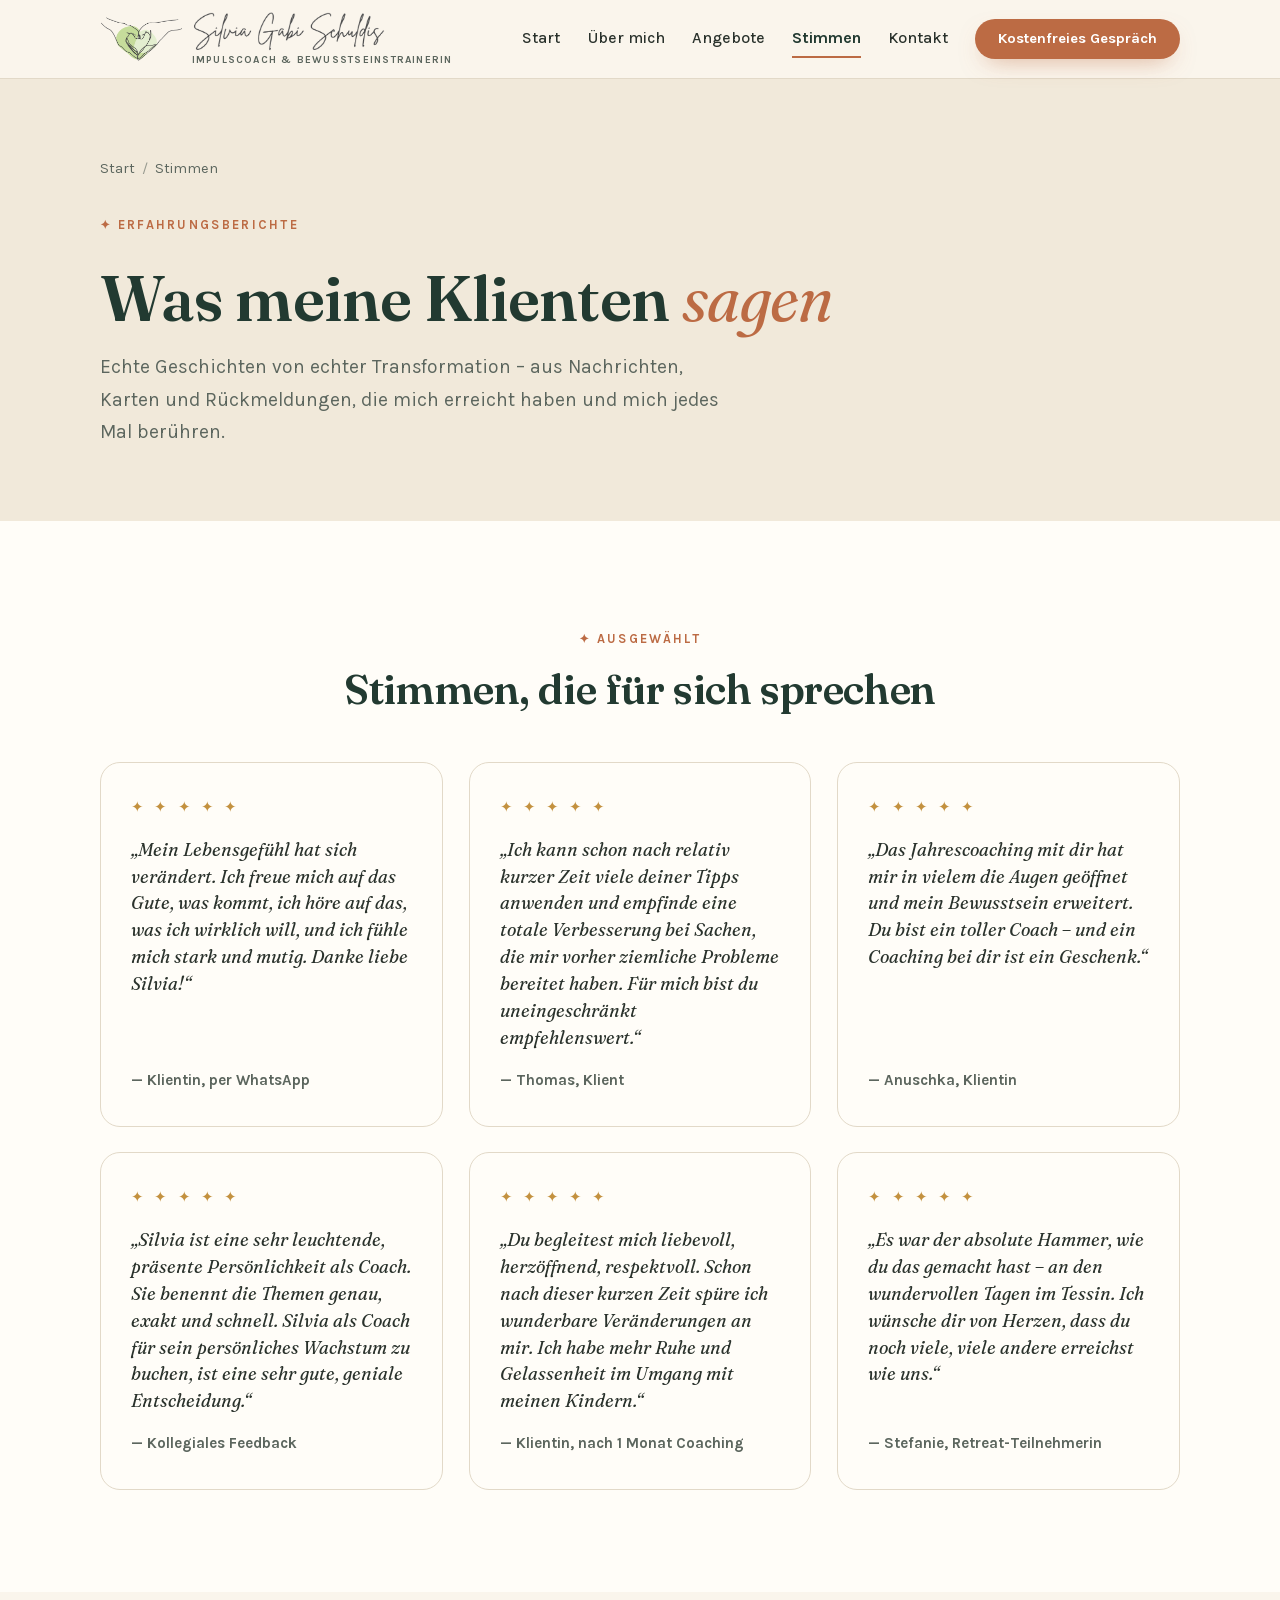
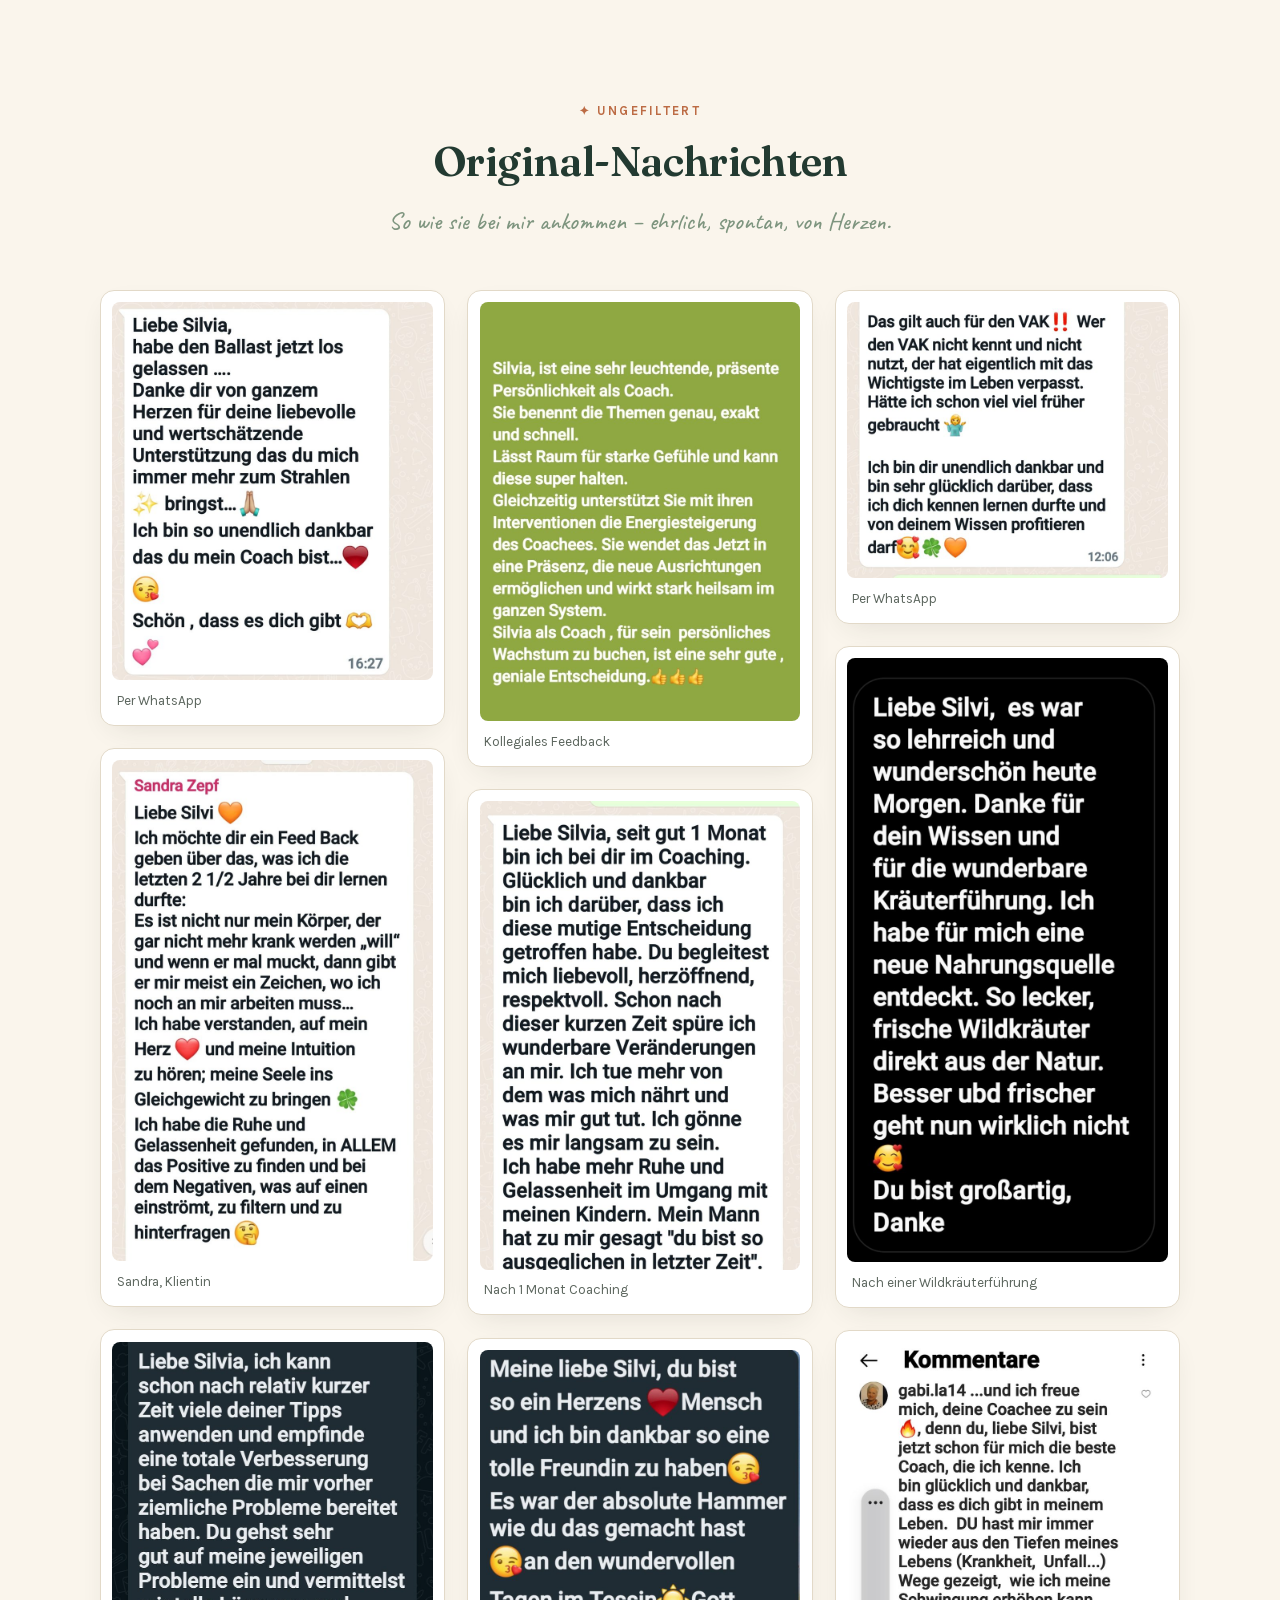
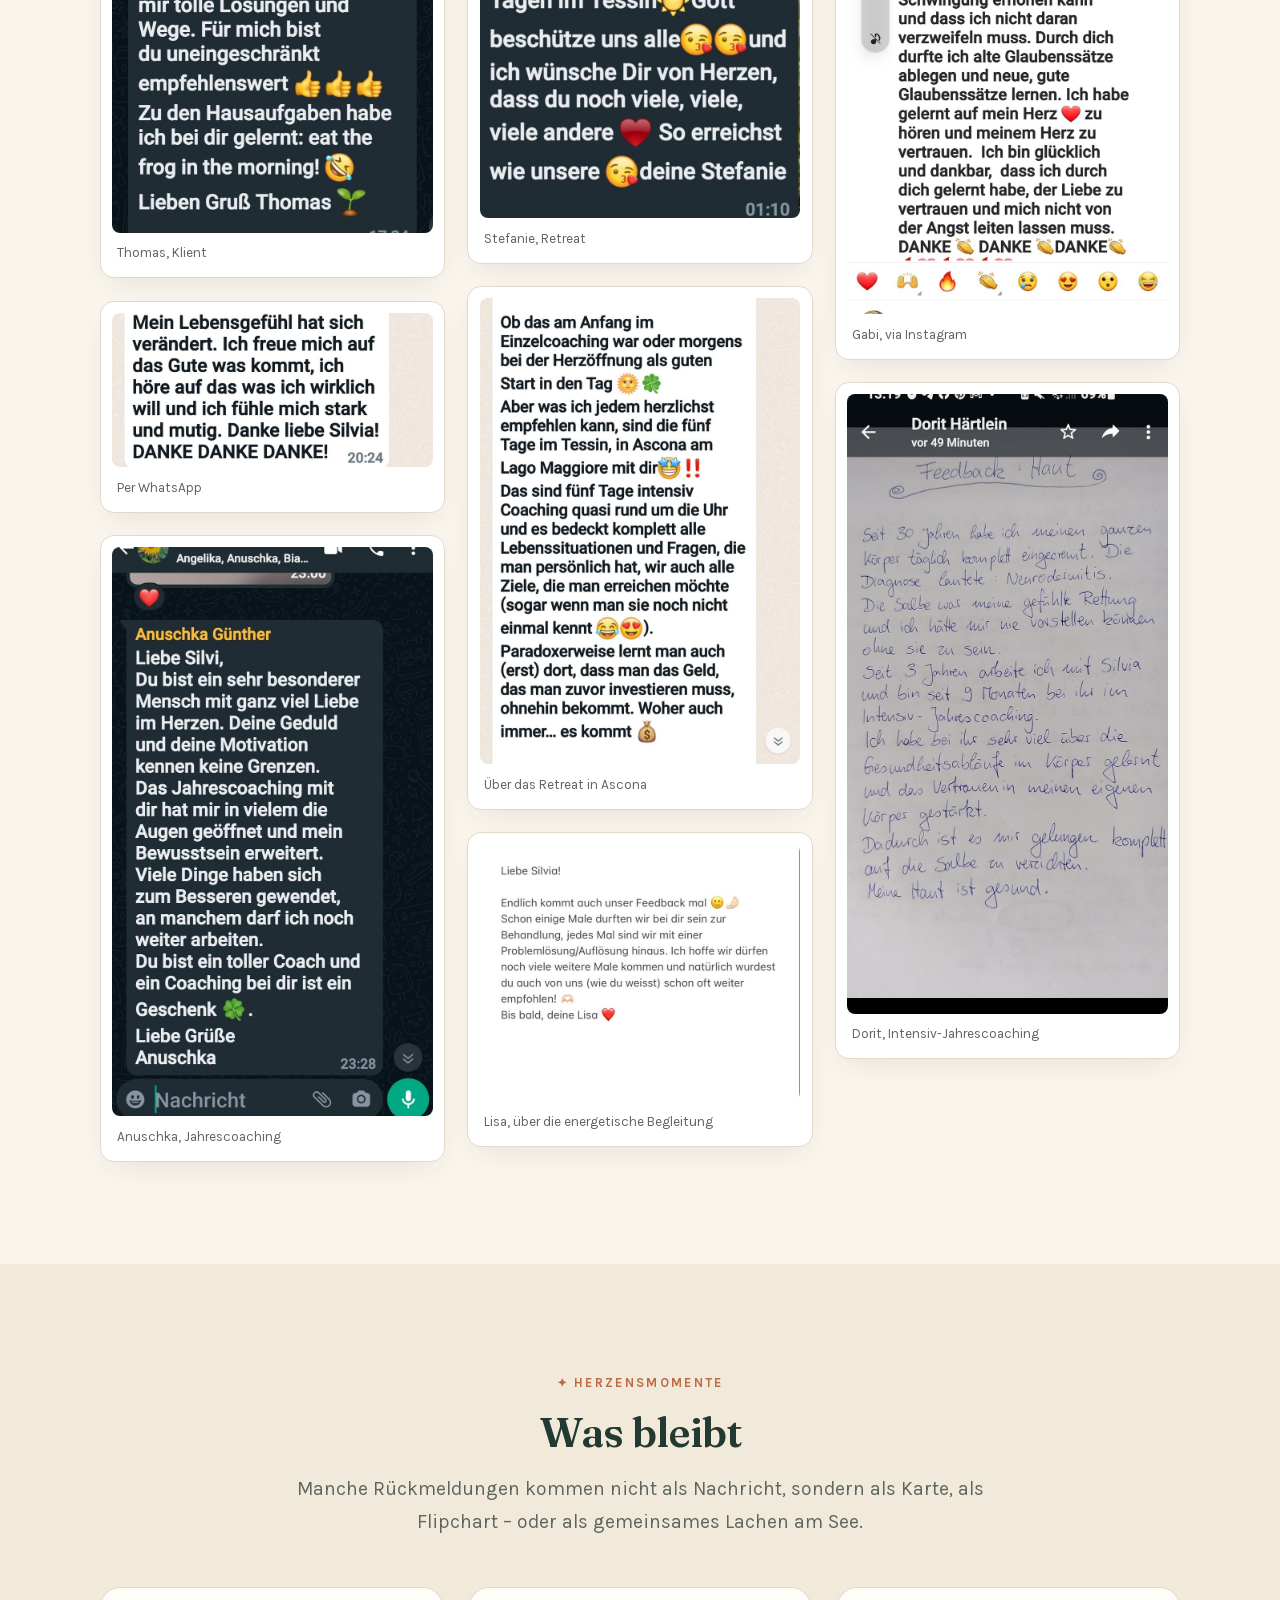
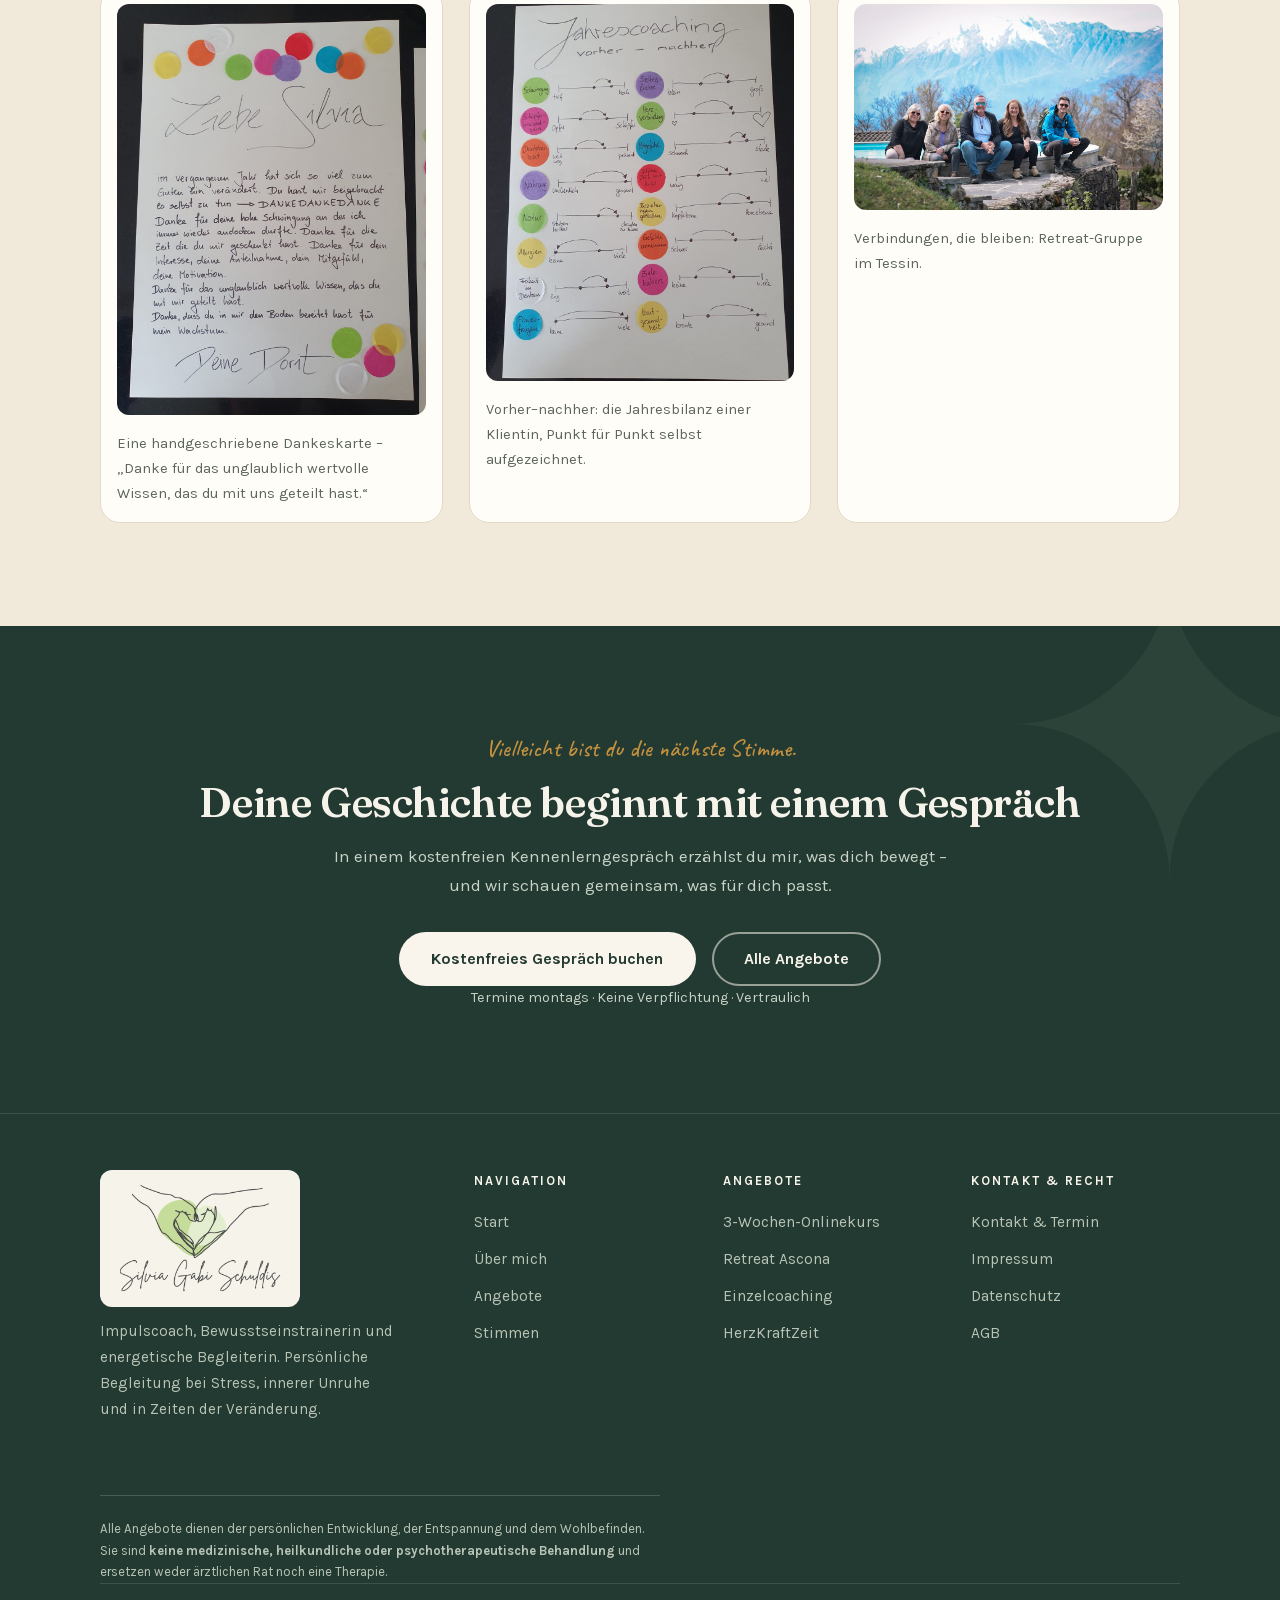
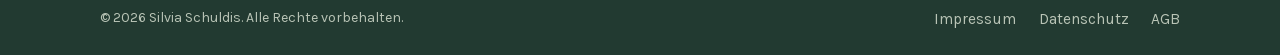
<file: stimmen.html>
<!DOCTYPE html>
<html lang="de">
<head>
  <meta charset="UTF-8">
  <meta name="viewport" content="width=device-width, initial-scale=1.0">
  <title>Stimmen meiner Klienten – Silvia Schuldis</title>
  <meta name="description" content="Echte Erfahrungsberichte von Klientinnen und Klienten – Original-Nachrichten über Coaching, Kraftkurs, Retreat und HerzKraftZeit bei Silvia Schuldis.">
  <link rel="stylesheet" href="css/fonts.css">
  <link rel="stylesheet" href="css/style.css?v=2026-10-19">
  <link rel="canonical" href="https://silviaschuldis.de/stimmen.html">
  <meta property="og:type" content="website">
  <meta property="og:site_name" content="Silvia Gabi Schuldis – Impulscoach &amp; Bewusstseinstrainerin">
  <meta property="og:locale" content="de_DE">
  <meta property="og:title" content="Stimmen meiner Klienten – Silvia Schuldis">
  <meta property="og:description" content="Echte Erfahrungsberichte von Klientinnen und Klienten – Original-Nachrichten über Coaching, Kraftkurs, Retreat und HerzKraftZeit bei Silvia Schuldis.">
  <meta property="og:url" content="https://silviaschuldis.de/stimmen.html">
  <meta property="og:image" content="https://silviaschuldis.de/img/silvia-gruppe.jpg">
  <meta name="twitter:card" content="summary_large_image">
  <link rel="icon" type="image/png" href="img/favicon.png">
  <script type="application/ld+json">
  {
    "@context": "https://schema.org",
    "@type": "BreadcrumbList",
    "itemListElement": [
      {
        "@type": "ListItem",
        "position": 1,
        "name": "Start",
        "item": "https://silviaschuldis.de/"
      },
      {
        "@type": "ListItem",
        "position": 2,
        "name": "Stimmen",
        "item": "https://silviaschuldis.de/stimmen.html"
      }
    ]
  }
  </script>
  <script type="application/ld+json">
  {
    "@context": "https://schema.org",
    "@type": "LocalBusiness",
    "@id": "https://silviaschuldis.de/#business",
    "name": "Silvia Gabi Schuldis – Impulscoach & Bewusstseinstrainerin",
    "description": "Impulscoaching, Bewusstseinstraining und energetische Begleitung für mehr Selbstwahrnehmung, innere Balance und neue Kraft im Alltag. Einzelcoaching, 3-Wochen-Onlinekurs, 5-Tage-Retreat am Lago Maggiore und HerzKraftZeit.",
    "url": "https://silviaschuldis.de/",
    "image": "https://silviaschuldis.de/img/silvia-hero.jpg",
    "logo": "https://silviaschuldis.de/img/logo-full.png",
    "telephone": "+49 176 39521792",
    "email": "silvia@silviaschuldis.de",
    "address": {
      "@type": "PostalAddress",
      "streetAddress": "Nillabergweg 2",
      "addressLocality": "Freudenstadt-Dietersweiler",
      "postalCode": "72250",
      "addressCountry": "DE"
    },
    "founder": {
      "@type": "Person",
      "name": "Silvia Schuldis"
    },
    "areaServed": [
      "Freudenstadt",
      "Schwarzwald",
      "Deutschland",
      "Online"
    ],
    "makesOffer": [
      {
        "@type": "Offer",
        "itemOffered": {
          "@type": "Service",
          "name": "Einzelcoaching (3, 6 oder 12 Monate)",
          "url": "https://silviaschuldis.de/einzelcoaching.html"
        }
      },
      {
        "@type": "Offer",
        "itemOffered": {
          "@type": "Service",
          "name": "3-Wochen-Onlinekurs „Kraftkurs“",
          "url": "https://silviaschuldis.de/onlinekurs.html"
        }
      },
      {
        "@type": "Offer",
        "itemOffered": {
          "@type": "Service",
          "name": "5-Tage-Retreat am Lago Maggiore (Ascona)",
          "url": "https://silviaschuldis.de/retreat.html"
        }
      },
      {
        "@type": "Offer",
        "itemOffered": {
          "@type": "Service",
          "name": "HerzKraftZeit: energetische Begleitung und achtsame Berührung",
          "url": "https://silviaschuldis.de/herzkraftzeit.html"
        }
      }
    ]
  }
  </script>
</head>
<body>

<header class="site-head">
  <div class="wrap head-inner">
    <a class="brand" href="index.html">
      <img class="brand-mark" src="img/logo-mark.png" alt="" width="320" height="170">
      <span class="brand-text">
        <img class="brand-type" src="img/logo-type.png" alt="Silvia Gabi Schuldis" width="560" height="115">
        <span class="brand-sub">Impulscoach &amp; Bewusstseinstrainerin</span>
      </span>
    </a>
    <nav class="main-nav" id="mainNav" aria-label="Hauptnavigation">
      <a href="index.html">Start</a>
      <a href="uber-mich.html">Über mich</a>
      <a href="angebote.html">Angebote</a>
      <a href="stimmen.html" class="active" aria-current="page">Stimmen</a>
      <a href="kontakt.html">Kontakt</a>
      <a href="kontakt.html#termin" class="btn btn-solid btn-sm nav-cta">Kostenfreies Gespräch</a>
    </nav>
    <button class="nav-toggle" aria-expanded="false" aria-controls="mainNav"><span></span><span></span><span></span><span class="sr-only">Menü öffnen</span></button>
  </div>
</header>

<main>

<div class="page-hero">
  <div class="wrap">
    <nav class="breadcrumb" aria-label="Brotkrumen"><a href="index.html">Start</a><span>/</span>Stimmen</nav>
    <span class="eyebrow">Erfahrungsberichte</span>
    <h1>Was meine Klienten <em>sagen</em></h1>
    <p class="lead">Echte Geschichten von echter Transformation – aus Nachrichten, Karten und Rückmeldungen, die mich erreicht haben und mich jedes Mal berühren.</p>
  </div>
</div>

<!-- Ausgewählte Zitate -->
<section class="section bg-cream">
  <div class="wrap">
    <div class="center reveal">
      <span class="eyebrow">Ausgewählt</span>
      <h2>Stimmen, die für sich sprechen</h2>
    </div>
    <div class="grid-3 mt-3">
      <div class="quote-card reveal">
        <span class="stars" aria-hidden="true">✦ ✦ ✦ ✦ ✦</span>
        <blockquote>„Mein Lebensgefühl hat sich verändert. Ich freue mich auf das Gute, was kommt, ich höre auf das, was ich wirklich will, und ich fühle mich stark und mutig. Danke liebe Silvia!“</blockquote>
        <cite>Klientin, per WhatsApp</cite>
      </div>
      <div class="quote-card reveal">
        <span class="stars" aria-hidden="true">✦ ✦ ✦ ✦ ✦</span>
        <blockquote>„Ich kann schon nach relativ kurzer Zeit viele deiner Tipps anwenden und empfinde eine totale Verbesserung bei Sachen, die mir vorher ziemliche Probleme bereitet haben. Für mich bist du uneingeschränkt empfehlenswert.“</blockquote>
        <cite>Thomas, Klient</cite>
      </div>
      <div class="quote-card reveal">
        <span class="stars" aria-hidden="true">✦ ✦ ✦ ✦ ✦</span>
        <blockquote>„Das Jahrescoaching mit dir hat mir in vielem die Augen geöffnet und mein Bewusstsein erweitert. Du bist ein toller Coach – und ein Coaching bei dir ist ein Geschenk.“</blockquote>
        <cite>Anuschka, Klientin</cite>
      </div>
      <div class="quote-card reveal">
        <span class="stars" aria-hidden="true">✦ ✦ ✦ ✦ ✦</span>
        <blockquote>„Silvia ist eine sehr leuchtende, präsente Persönlichkeit als Coach. Sie benennt die Themen genau, exakt und schnell. Silvia als Coach für sein persönliches Wachstum zu buchen, ist eine sehr gute, geniale Entscheidung.“</blockquote>
        <cite>Kollegiales Feedback</cite>
      </div>
      <div class="quote-card reveal">
        <span class="stars" aria-hidden="true">✦ ✦ ✦ ✦ ✦</span>
        <blockquote>„Du begleitest mich liebevoll, herzöffnend, respektvoll. Schon nach dieser kurzen Zeit spüre ich wunderbare Veränderungen an mir. Ich habe mehr Ruhe und Gelassenheit im Umgang mit meinen Kindern.“</blockquote>
        <cite>Klientin, nach 1 Monat Coaching</cite>
      </div>
      <div class="quote-card reveal">
        <span class="stars" aria-hidden="true">✦ ✦ ✦ ✦ ✦</span>
        <blockquote>„Es war der absolute Hammer, wie du das gemacht hast – an den wundervollen Tagen im Tessin. Ich wünsche dir von Herzen, dass du noch viele, viele andere erreichst wie uns.“</blockquote>
        <cite>Stefanie, Retreat-Teilnehmerin</cite>
      </div>
    </div>
  </div>
</section>

<!-- Original-Nachrichten -->
<section class="section">
  <div class="wrap">
    <div class="center reveal">
      <span class="eyebrow">Ungefiltert</span>
      <h2>Original-Nachrichten</h2>
      <p class="hand mt-1">So wie sie bei mir ankommen – ehrlich, spontan, von Herzen.</p>
    </div>
    <div class="masonry mt-3 reveal">
      <figure><img src="img/stimme-ballast.jpg" alt="WhatsApp-Nachricht: „Habe den Ballast jetzt losgelassen … ich bin so unendlich dankbar, dass du mein Coach bist.“" loading="lazy" width="800" height="942"><figcaption>Per WhatsApp</figcaption></figure>
      <figure><img src="img/stimme-sandra.jpg" alt="Nachricht von Sandra: was sie in zweieinhalb Jahren bei Silvia gelernt hat – Ruhe, Gelassenheit und Vertrauen in die eigene Intuition" loading="lazy" width="800" height="1250"><figcaption>Sandra, Klientin</figcaption></figure>
      <figure><img src="img/stimme-thomas.jpg" alt="Nachricht von Thomas: totale Verbesserung nach kurzer Zeit, uneingeschränkt empfehlenswert" loading="lazy" width="800" height="1225"><figcaption>Thomas, Klient</figcaption></figure>
      <figure><img src="img/stimme-lebensgefuehl.jpg" alt="WhatsApp-Nachricht: „Mein Lebensgefühl hat sich verändert … DANKE DANKE DANKE!“" loading="lazy" width="800" height="385"><figcaption>Per WhatsApp</figcaption></figure>
      <figure><img src="img/stimme-anuschka.jpg" alt="Nachricht von Anuschka: Das Jahrescoaching hat die Augen geöffnet und das Bewusstsein erweitert" loading="lazy" width="800" height="1419"><figcaption>Anuschka, Jahrescoaching</figcaption></figure>
      <figure><img src="img/stimme-gruen.jpg" alt="Feedback: Silvia ist eine leuchtende, präsente Persönlichkeit als Coach" loading="lazy" width="800" height="1045"><figcaption>Kollegiales Feedback</figcaption></figure>
      <figure><img src="img/stimme-monat.jpg" alt="Nachricht einer Klientin nach einem Monat Coaching: liebevolle, herzöffnende, respektvolle Begleitung" loading="lazy" width="800" height="1168"><figcaption>Nach 1 Monat Coaching</figcaption></figure>
      <figure><img src="img/stimme-stefanie.jpg" alt="Nachricht von Stefanie über die wundervollen Tage im Tessin" loading="lazy" width="800" height="1168"><figcaption>Stefanie, Retreat</figcaption></figure>
      <figure><img src="img/stimme-tessin.jpg" alt="Empfehlung der fünf Tage im Tessin: Intensiv-Coaching rund um die Uhr zu allen Lebenssituationen" loading="lazy" width="800" height="1162"><figcaption>Über das Retreat in Ascona</figcaption></figure>
      <figure><img src="img/stimme-lisa.jpg" alt="Feedback von Lisa: jedes Mal mit einer Problemlösung hinausgegangen, schon oft weiterempfohlen" loading="lazy" width="800" height="641"><figcaption>Lisa, über die energetische Begleitung</figcaption></figure>
      <figure><img src="img/stimme-vak.jpg" alt="WhatsApp-Nachricht: unendlich dankbar, vom Wissen profitieren zu dürfen" loading="lazy" width="800" height="688"><figcaption>Per WhatsApp</figcaption></figure>
      <figure><img src="img/stimme-kraeuter.jpg" alt="Nachricht nach einer Kräuterführung: lehrreich und wunderschön, eine neue Nahrungsquelle entdeckt" loading="lazy" width="778" height="1464"><figcaption>Nach einer Wildkräuterführung</figcaption></figure>
      <figure><img src="img/stimme-gabi.jpg" alt="Instagram-Kommentar von Gabi: „Du bist jetzt schon für mich die beste Coach, die ich kenne.“" loading="lazy" width="800" height="1427"><figcaption>Gabi, via Instagram</figcaption></figure>
      <figure><img src="img/stimme-dorit.jpg" alt="Handschriftliches Feedback von Dorit über die Arbeit an Gesundheitsthemen und das Vertrauen in den eigenen Körper" loading="lazy" width="800" height="1545"><figcaption>Dorit, Intensiv-Jahrescoaching</figcaption></figure>
    </div>
  </div>
</section>

<!-- Besondere Momente -->
<section class="section bg-deep">
  <div class="wrap">
    <div class="center reveal">
      <span class="eyebrow">Herzensmomente</span>
      <h2>Was bleibt</h2>
      <p class="lead narrow mt-1">Manche Rückmeldungen kommen nicht als Nachricht, sondern als Karte, als Flipchart – oder als gemeinsames Lachen am See.</p>
    </div>
    <div class="grid-3 mt-3">
      <figure class="card reveal" style="padding:1rem">
        <img src="img/dankeskarte.jpg" alt="Handgeschriebene Dankeskarte einer Klientin an Silvia" style="border-radius:12px" loading="lazy" width="1100" height="1466">
        <figcaption class="mt-1" style="font-size:.92rem;color:var(--ink-soft)">Eine handgeschriebene Dankeskarte – „Danke für das unglaublich wertvolle Wissen, das du mit uns geteilt hast.“</figcaption>
      </figure>
      <figure class="card reveal" style="padding:1rem">
        <img src="img/jahrescoaching.jpg" alt="Flipchart mit Vorher-Nachher-Bilanz aus einem Jahrescoaching" style="border-radius:12px" loading="lazy" width="1000" height="1222">
        <figcaption class="mt-1" style="font-size:.92rem;color:var(--ink-soft)">Vorher–nachher: die Jahresbilanz einer Klientin, Punkt für Punkt selbst aufgezeichnet.</figcaption>
      </figure>
      <figure class="card reveal" style="padding:1rem">
        <img src="img/gruppe-berge.jpg" alt="Retreat-Gruppe vor schneebedeckten Bergen im Tessin" style="border-radius:12px" loading="lazy" width="1200" height="800">
        <figcaption class="mt-1" style="font-size:.92rem;color:var(--ink-soft)">Verbindungen, die bleiben: Retreat-Gruppe im Tessin.</figcaption>
      </figure>
    </div>
  </div>
</section>

<section class="section cta-final center">
  <div class="wrap reveal">
    <span class="hand">Vielleicht bist du die nächste Stimme.</span>
    <h2>Deine Geschichte beginnt mit einem Gespräch</h2>
    <p>In einem kostenfreien Kennenlerngespräch erzählst du mir, was dich bewegt – und wir schauen gemeinsam, was für dich passt.</p>
    <div class="cta-actions">
      <a href="kontakt.html#termin" class="btn btn-light">Kostenfreies Gespräch buchen</a>
      <a href="angebote.html" class="btn btn-light-ghost">Alle Angebote</a>
    </div>
    <p class="cta-note">Termine montags · Keine Verpflichtung · Vertraulich</p>
  </div>
</section>

</main>

<footer class="site-foot">
  <div class="wrap">
    <div class="foot-main">
      <div class="foot-brand">
        <img class="foot-logo" src="img/logo-full.png" alt="Silvia Gabi Schuldis" width="560" height="372">
        <p>Impulscoach, Bewusstseinstrainerin und energetische Begleiterin. Persönliche Begleitung bei Stress, innerer Unruhe und in Zeiten der Veränderung.</p>
      </div>
      <div>
        <h4>Navigation</h4>
        <ul>
          <li><a href="index.html">Start</a></li>
          <li><a href="uber-mich.html">Über mich</a></li>
          <li><a href="angebote.html">Angebote</a></li>
          <li><a href="stimmen.html">Stimmen</a></li>
        </ul>
      </div>
      <div>
        <h4>Angebote</h4>
        <ul>
          <li><a href="onlinekurs.html">3-Wochen-Onlinekurs</a></li>
          <li><a href="retreat.html">Retreat Ascona</a></li>
          <li><a href="einzelcoaching.html">Einzelcoaching</a></li>
          <li><a href="herzkraftzeit.html">HerzKraftZeit</a></li>
        </ul>
      </div>
      <div>
        <h4>Kontakt &amp; Recht</h4>
        <ul>
          <li><a href="kontakt.html">Kontakt &amp; Termin</a></li>
          <li><a href="impressum.html">Impressum</a></li>
          <li><a href="datenschutz.html">Datenschutz</a></li>
          <li><a href="agb.html">AGB</a></li>
        </ul>
      </div>
    </div>
    <p class="foot-abgrenzung">Alle Angebote dienen der persönlichen Entwicklung, der Entspannung und dem Wohlbefinden. Sie sind <strong>keine medizinische, heilkundliche oder psychotherapeutische Behandlung</strong> und ersetzen weder ärztlichen Rat noch eine Therapie.</p>
    <div class="foot-bottom">
      <span>© 2026 Silvia Schuldis. Alle Rechte vorbehalten.</span>
      <div class="foot-legal">
        <a href="impressum.html">Impressum</a>
        <a href="datenschutz.html">Datenschutz</a>
        <a href="agb.html">AGB</a>
      </div>
    </div>
  </div>
</footer>

<script src="js/main.js"></script>
</body>
</html>
</file>
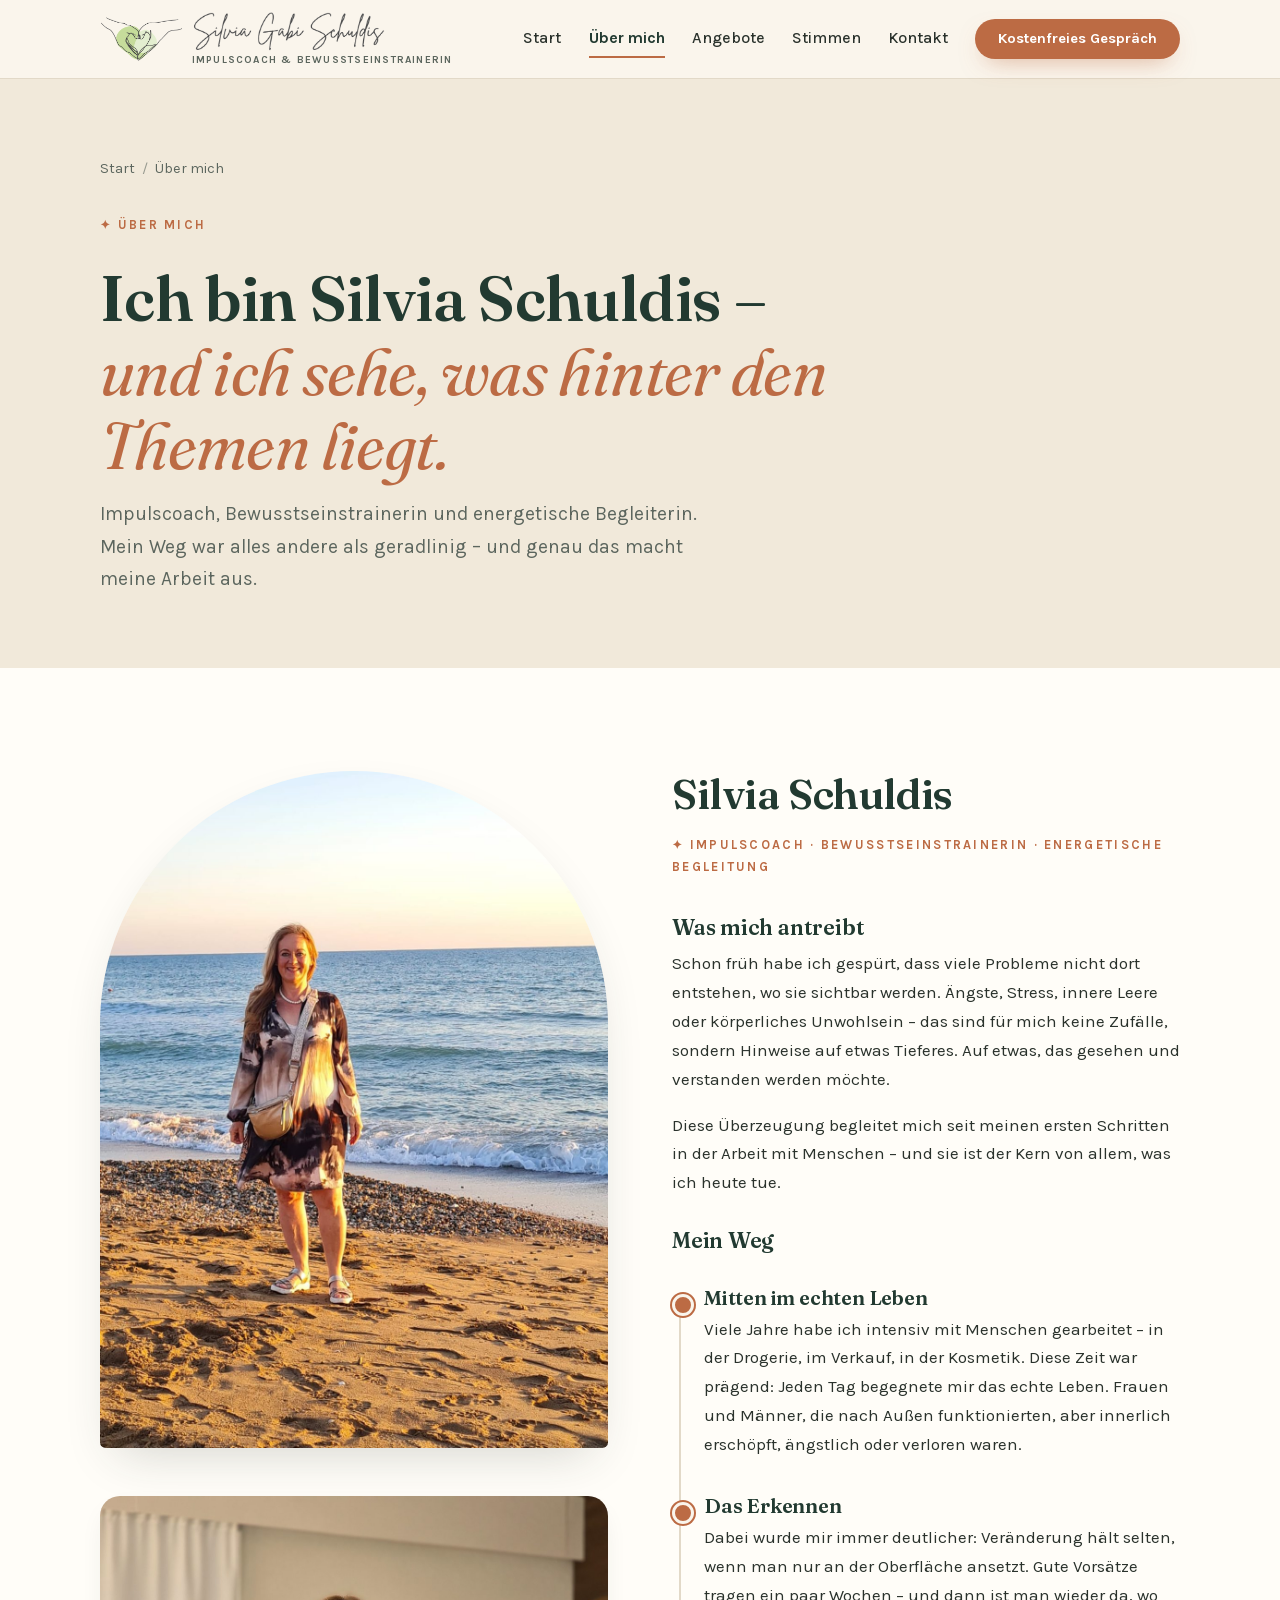
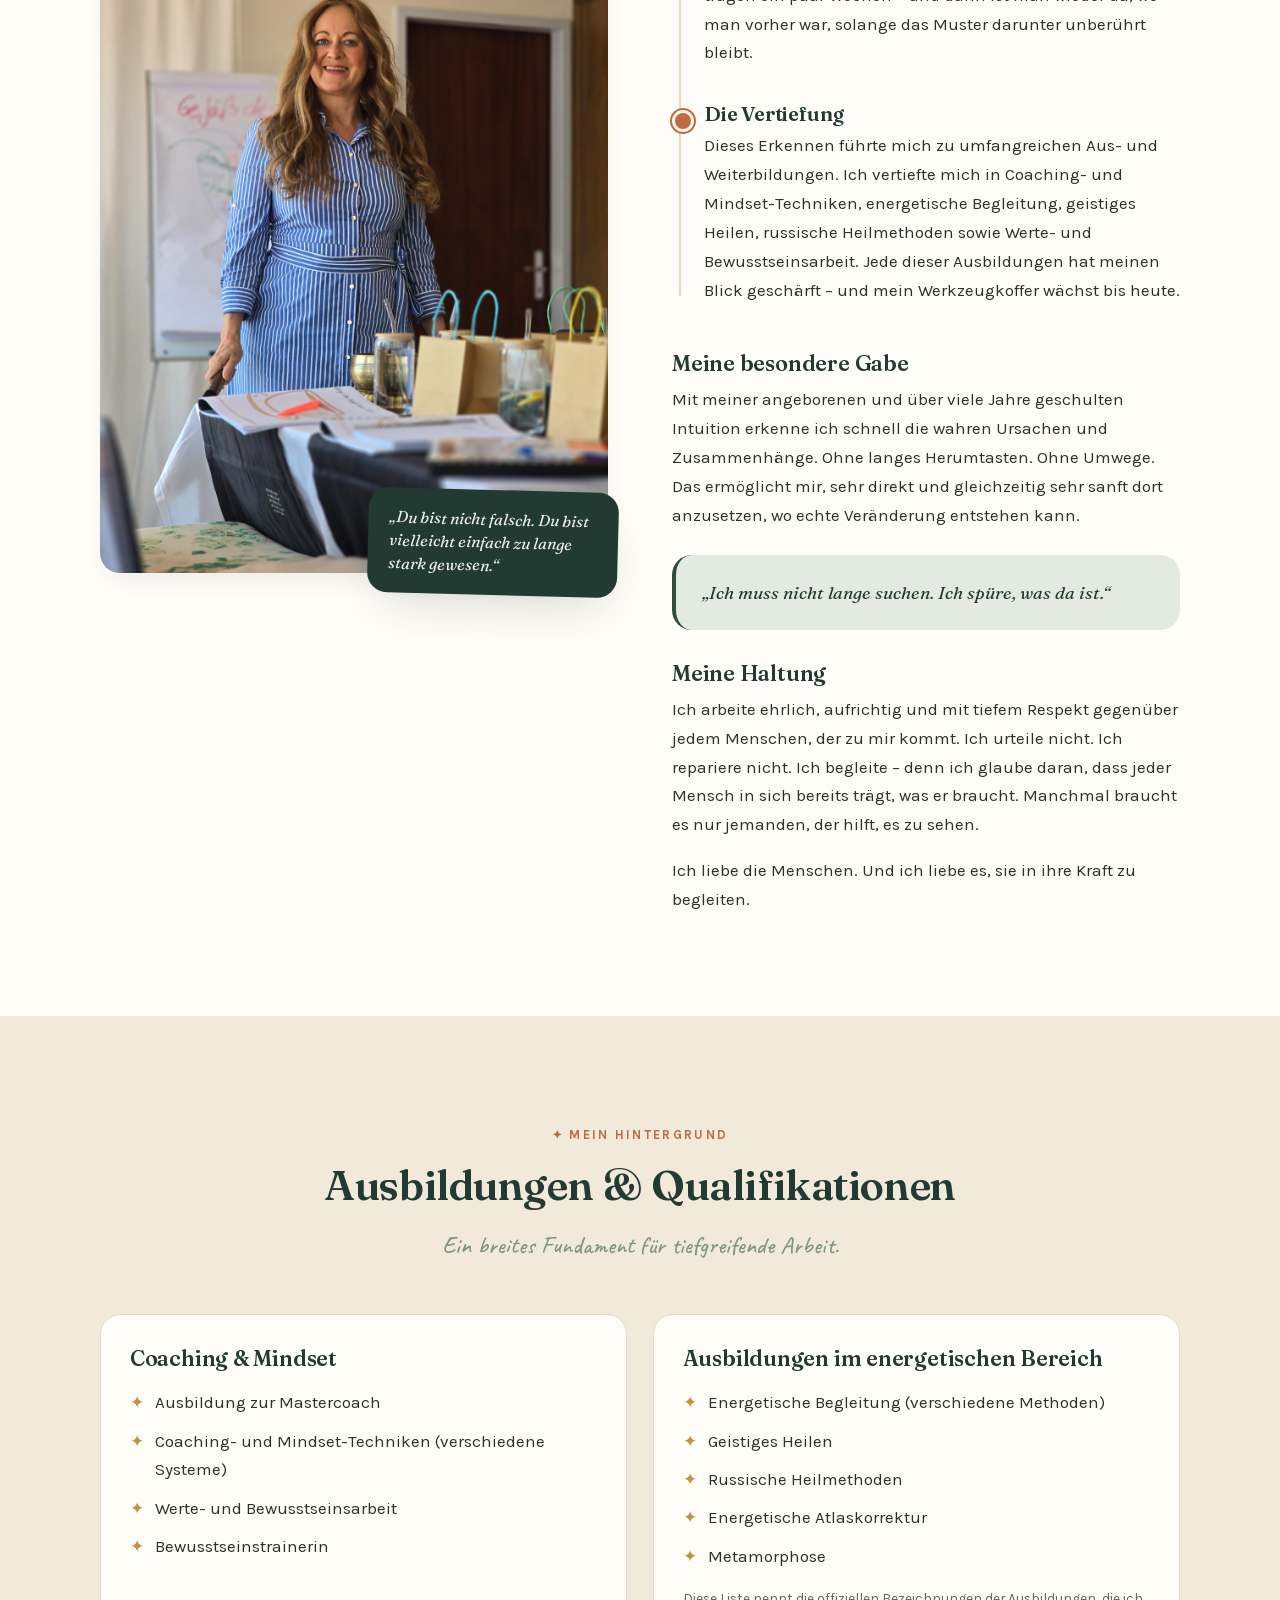
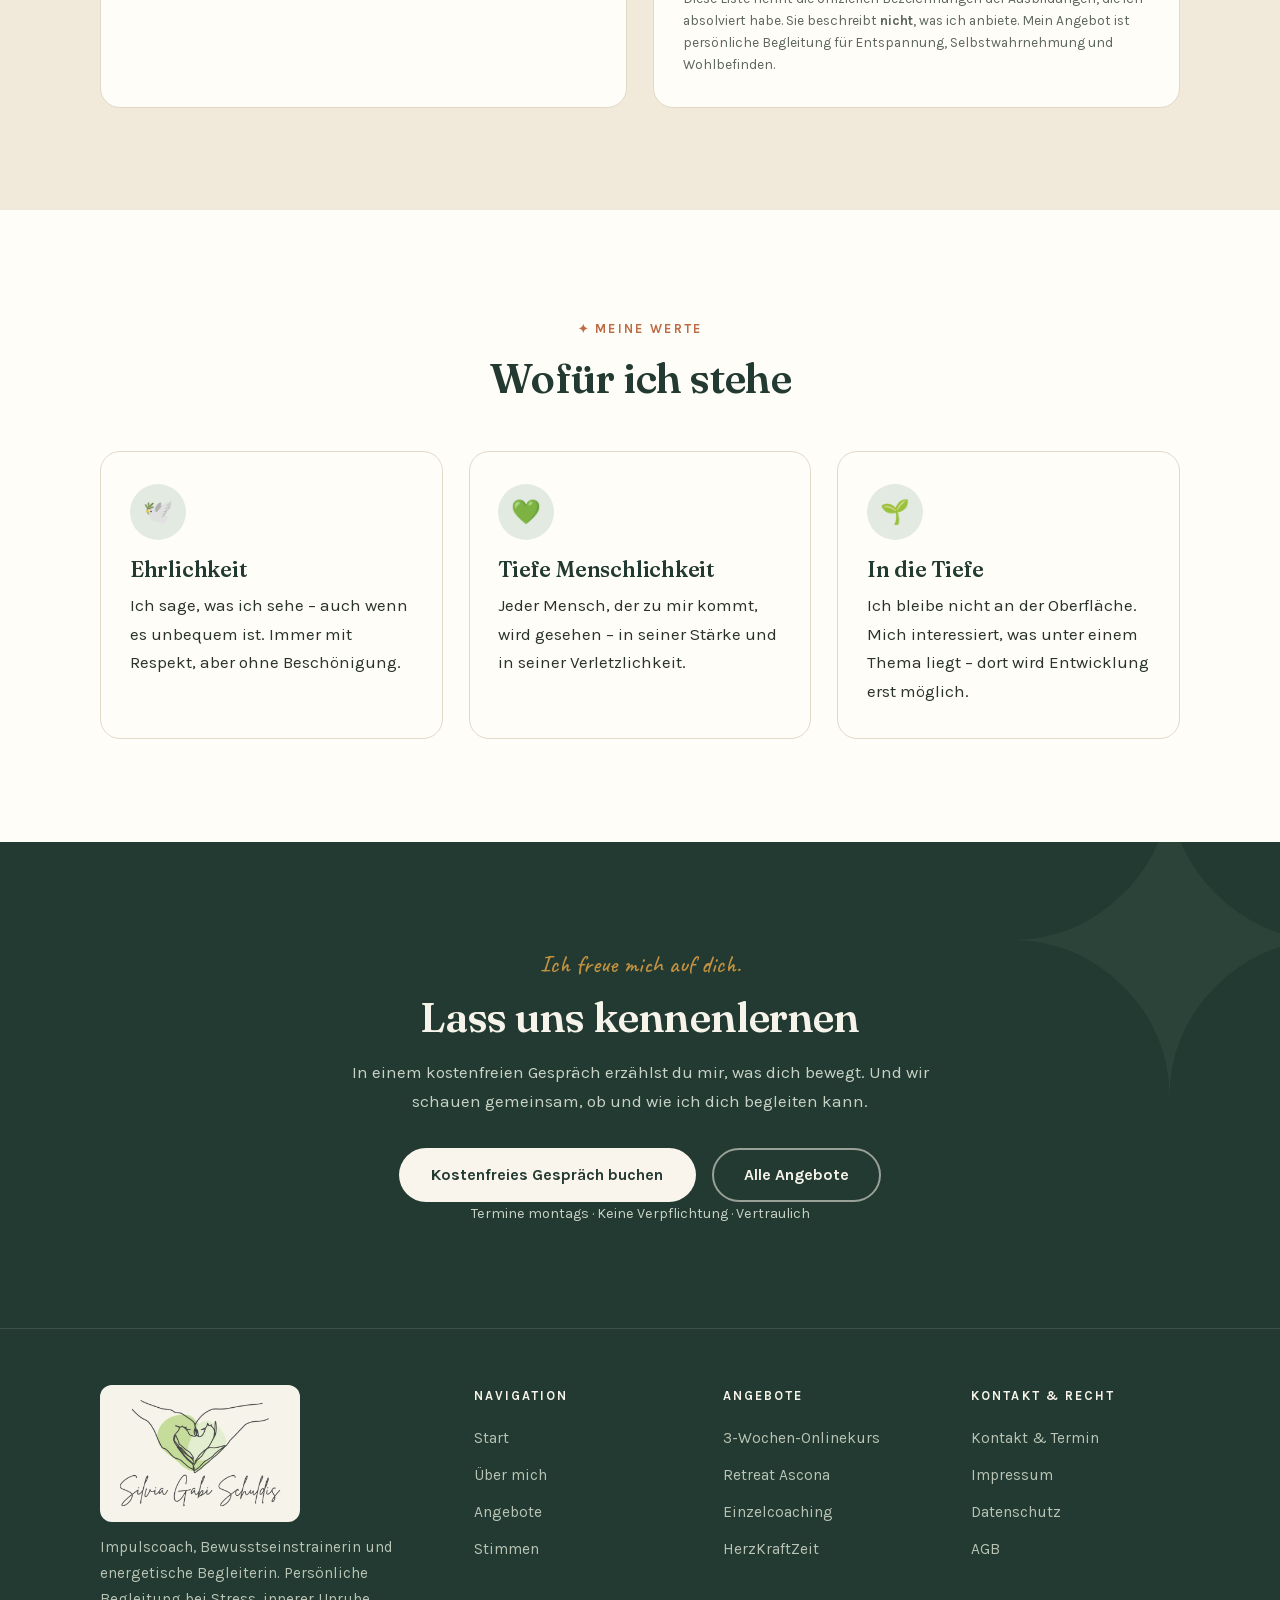
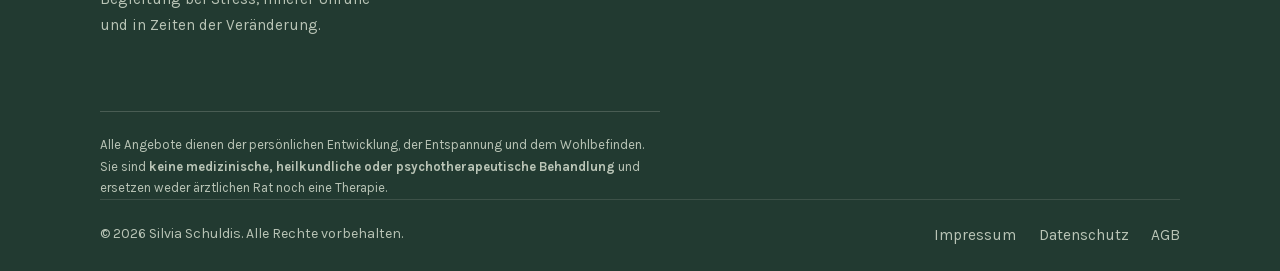
<file: uber-mich.html>
<!DOCTYPE html>
<html lang="de">
<head>
  <meta charset="UTF-8">
  <meta name="viewport" content="width=device-width, initial-scale=1.0">
  <title>Über mich – Silvia Schuldis, Impulscoach & Bewusstseinstrainerin</title>
  <meta name="description" content="Silvia Schuldis: Impulscoach, Bewusstseinstrainerin und energetische Begleiterin. Ihr Weg, ihre Ausbildungen und ihre Haltung.">
  <link rel="stylesheet" href="css/fonts.css">
  <link rel="stylesheet" href="css/style.css?v=2026-10-19">
  <link rel="canonical" href="https://silviaschuldis.de/uber-mich.html">
  <meta property="og:type" content="website">
  <meta property="og:site_name" content="Silvia Gabi Schuldis – Impulscoach &amp; Bewusstseinstrainerin">
  <meta property="og:locale" content="de_DE">
  <meta property="og:title" content="Über mich – Silvia Schuldis, Impulscoach & Bewusstseinstrainerin">
  <meta property="og:description" content="Silvia Schuldis: Impulscoach, Bewusstseinstrainerin und energetische Begleiterin. Ihr Weg, ihre Ausbildungen und ihre Haltung.">
  <meta property="og:url" content="https://silviaschuldis.de/uber-mich.html">
  <meta property="og:image" content="https://silviaschuldis.de/img/silvia-strand.jpg">
  <meta name="twitter:card" content="summary_large_image">
  <link rel="icon" type="image/png" href="img/favicon.png">
  <script type="application/ld+json">
  {
    "@context": "https://schema.org",
    "@type": "BreadcrumbList",
    "itemListElement": [
      {
        "@type": "ListItem",
        "position": 1,
        "name": "Start",
        "item": "https://silviaschuldis.de/"
      },
      {
        "@type": "ListItem",
        "position": 2,
        "name": "Über mich",
        "item": "https://silviaschuldis.de/uber-mich.html"
      }
    ]
  }
  </script>
  <script type="application/ld+json">
  {
    "@context": "https://schema.org",
    "@type": "Person",
    "name": "Silvia Schuldis",
    "alternateName": "Silvia Gabi Schuldis",
    "jobTitle": "Impulscoach & Bewusstseinstrainerin",
    "description": "Impulscoach, Bewusstseinstrainerin und energetische Begleiterin in Freudenstadt-Dietersweiler.",
    "url": "https://silviaschuldis.de/uber-mich.html",
    "image": "https://silviaschuldis.de/img/silvia-portrait.jpg",
    "telephone": "+49 176 39521792",
    "email": "silvia@silviaschuldis.de",
    "knowsAbout": [
      "Impulscoaching",
      "Bewusstseinstraining",
      "Energetische Begleitung",
      "Geistiges Heilen",
      "Russische Heilmethoden",
      "Metamorphose"
    ],
    "worksFor": {
      "@id": "https://silviaschuldis.de/#business"
    },
    "address": {
      "@type": "PostalAddress",
      "streetAddress": "Nillabergweg 2",
      "addressLocality": "Freudenstadt-Dietersweiler",
      "postalCode": "72250",
      "addressCountry": "DE"
    }
  }
  </script>
  <script type="application/ld+json">
  {
    "@context": "https://schema.org",
    "@type": "LocalBusiness",
    "@id": "https://silviaschuldis.de/#business",
    "name": "Silvia Gabi Schuldis – Impulscoach & Bewusstseinstrainerin",
    "description": "Impulscoaching, Bewusstseinstraining und energetische Begleitung für mehr Selbstwahrnehmung, innere Balance und neue Kraft im Alltag. Einzelcoaching, 3-Wochen-Onlinekurs, 5-Tage-Retreat am Lago Maggiore und HerzKraftZeit.",
    "url": "https://silviaschuldis.de/",
    "image": "https://silviaschuldis.de/img/silvia-hero.jpg",
    "logo": "https://silviaschuldis.de/img/logo-full.png",
    "telephone": "+49 176 39521792",
    "email": "silvia@silviaschuldis.de",
    "address": {
      "@type": "PostalAddress",
      "streetAddress": "Nillabergweg 2",
      "addressLocality": "Freudenstadt-Dietersweiler",
      "postalCode": "72250",
      "addressCountry": "DE"
    },
    "founder": {
      "@type": "Person",
      "name": "Silvia Schuldis"
    },
    "areaServed": [
      "Freudenstadt",
      "Schwarzwald",
      "Deutschland",
      "Online"
    ],
    "makesOffer": [
      {
        "@type": "Offer",
        "itemOffered": {
          "@type": "Service",
          "name": "Einzelcoaching (3, 6 oder 12 Monate)",
          "url": "https://silviaschuldis.de/einzelcoaching.html"
        }
      },
      {
        "@type": "Offer",
        "itemOffered": {
          "@type": "Service",
          "name": "3-Wochen-Onlinekurs „Kraftkurs“",
          "url": "https://silviaschuldis.de/onlinekurs.html"
        }
      },
      {
        "@type": "Offer",
        "itemOffered": {
          "@type": "Service",
          "name": "5-Tage-Retreat am Lago Maggiore (Ascona)",
          "url": "https://silviaschuldis.de/retreat.html"
        }
      },
      {
        "@type": "Offer",
        "itemOffered": {
          "@type": "Service",
          "name": "HerzKraftZeit: energetische Begleitung und achtsame Berührung",
          "url": "https://silviaschuldis.de/herzkraftzeit.html"
        }
      }
    ]
  }
  </script>
</head>
<body>

<header class="site-head">
  <div class="wrap head-inner">
    <a class="brand" href="index.html">
      <img class="brand-mark" src="img/logo-mark.png" alt="" width="320" height="170">
      <span class="brand-text">
        <img class="brand-type" src="img/logo-type.png" alt="Silvia Gabi Schuldis" width="560" height="115">
        <span class="brand-sub">Impulscoach &amp; Bewusstseinstrainerin</span>
      </span>
    </a>
    <nav class="main-nav" id="mainNav" aria-label="Hauptnavigation">
      <a href="index.html">Start</a>
      <a href="uber-mich.html" class="active" aria-current="page">Über mich</a>
      <a href="angebote.html">Angebote</a>
      <a href="stimmen.html">Stimmen</a>
      <a href="kontakt.html">Kontakt</a>
      <a href="kontakt.html#termin" class="btn btn-solid btn-sm nav-cta">Kostenfreies Gespräch</a>
    </nav>
    <button class="nav-toggle" aria-expanded="false" aria-controls="mainNav"><span></span><span></span><span></span><span class="sr-only">Menü öffnen</span></button>
  </div>
</header>

<main>

<div class="page-hero">
  <div class="wrap">
    <nav class="breadcrumb" aria-label="Brotkrumen"><a href="index.html">Start</a><span>/</span>Über mich</nav>
    <span class="eyebrow">Über mich</span>
    <h1>Ich bin Silvia Schuldis –<br><em>und ich sehe, was hinter den Themen liegt.</em></h1>
    <p class="lead">Impulscoach, Bewusstseinstrainerin und energetische Begleiterin. Mein Weg war alles andere als geradlinig – und genau das macht meine Arbeit aus.</p>
  </div>
</div>

<section class="section bg-cream">
  <div class="wrap split" style="align-items:start">
    <div class="split-img reveal">
      <div class="arch"><img src="img/silvia-strand.jpg" alt="Silvia Schuldis am Meer bei Abendsonne" width="1100" height="1466"></div>
      <div class="badge-note">„Du bist nicht falsch. Du bist vielleicht einfach zu lange stark gewesen.“</div>
      <div class="photo mt-3" style="border-radius:var(--radius);overflow:hidden;box-shadow:var(--shadow-soft)">
        <img src="img/silvia-seminar.jpg" alt="Silvia Schuldis lächelnd im Seminarraum am Lago Maggiore" loading="lazy" width="1200" height="1600">
      </div>
    </div>
    <div class="reveal">
      <h2>Silvia Schuldis</h2>
      <p class="eyebrow mt-1" style="margin-bottom:.4rem">Impulscoach · Bewusstseinstrainerin · Energetische Begleitung</p>

      <h3 class="mt-2">Was mich antreibt</h3>
      <p>Schon früh habe ich gespürt, dass viele Probleme nicht dort entstehen, wo sie sichtbar werden. Ängste, Stress, innere Leere oder körperliches Unwohlsein – das sind für mich keine Zufälle, sondern Hinweise auf etwas Tieferes. Auf etwas, das gesehen und verstanden werden möchte.</p>
      <p>Diese Überzeugung begleitet mich seit meinen ersten Schritten in der Arbeit mit Menschen – und sie ist der Kern von allem, was ich heute tue.</p>

      <h3 class="mt-2">Mein Weg</h3>
      <div class="timeline mt-2">
        <div class="tl-item">
          <h3>Mitten im echten Leben</h3>
          <p>Viele Jahre habe ich intensiv mit Menschen gearbeitet – in der Drogerie, im Verkauf, in der Kosmetik. Diese Zeit war prägend: Jeden Tag begegnete mir das echte Leben. Frauen und Männer, die nach Außen funktionierten, aber innerlich erschöpft, ängstlich oder verloren waren.</p>
        </div>
        <div class="tl-item">
          <h3>Das Erkennen</h3>
          <p>Dabei wurde mir immer deutlicher: Veränderung hält selten, wenn man nur an der Oberfläche ansetzt. Gute Vorsätze tragen ein paar Wochen – und dann ist man wieder da, wo man vorher war, solange das Muster darunter unberührt bleibt.</p>
        </div>
        <div class="tl-item">
          <h3>Die Vertiefung</h3>
          <p>Dieses Erkennen führte mich zu umfangreichen Aus- und Weiterbildungen. Ich vertiefte mich in Coaching- und Mindset-Techniken, energetische Begleitung, geistiges Heilen, russische Heilmethoden sowie Werte- und Bewusstseinsarbeit. Jede dieser Ausbildungen hat meinen Blick geschärft – und mein Werkzeugkoffer wächst bis heute.</p>
        </div>
      </div>

      <h3 class="mt-3">Meine besondere Gabe</h3>
      <p>Mit meiner angeborenen und über viele Jahre geschulten Intuition erkenne ich schnell die wahren Ursachen und Zusammenhänge. Ohne langes Herumtasten. Ohne Umwege. Das ermöglicht mir, sehr direkt und gleichzeitig sehr sanft dort anzusetzen, wo echte Veränderung entstehen kann.</p>
      <p class="callout">„Ich muss nicht lange suchen. Ich spüre, was da ist.“</p>

      <h3 class="mt-2">Meine Haltung</h3>
      <p>Ich arbeite ehrlich, aufrichtig und mit tiefem Respekt gegenüber jedem Menschen, der zu mir kommt. Ich urteile nicht. Ich repariere nicht. Ich begleite – denn ich glaube daran, dass jeder Mensch in sich bereits trägt, was er braucht. Manchmal braucht es nur jemanden, der hilft, es zu sehen.</p>
      <p>Ich liebe die Menschen. Und ich liebe es, sie in ihre Kraft zu begleiten.</p>
    </div>
  </div>
</section>

<!-- Ausbildungen -->
<section class="section bg-deep">
  <div class="wrap">
    <div class="center reveal">
      <span class="eyebrow">Mein Hintergrund</span>
      <h2>Ausbildungen &amp; Qualifikationen</h2>
      <p class="hand mt-1">Ein breites Fundament für tiefgreifende Arbeit.</p>
    </div>
    <div class="grid-2 mt-3">
      <div class="card reveal">
        <h3>Coaching &amp; Mindset</h3>
        <ul class="qual-list mt-1">
          <li>Ausbildung zur Mastercoach</li>
          <li>Coaching- und Mindset-Techniken (verschiedene Systeme)</li>
          <li>Werte- und Bewusstseinsarbeit</li>
          <li>Bewusstseinstrainerin</li>
        </ul>
      </div>
      <div class="card reveal">
        <h3>Ausbildungen im energetischen Bereich</h3>
        <ul class="qual-list mt-1">
          <li>Energetische Begleitung (verschiedene Methoden)</li>
          <li>Geistiges Heilen</li>
          <li>Russische Heilmethoden</li>
          <li>Energetische Atlaskorrektur</li>
          <li>Metamorphose</li>
        </ul>
        <p class="mini mt-1">Diese Liste nennt die offiziellen Bezeichnungen der Ausbildungen, die ich absolviert habe. Sie beschreibt <strong>nicht</strong>, was ich anbiete. Mein Angebot ist persönliche Begleitung für Entspannung, Selbstwahrnehmung und Wohlbefinden.</p>
      </div>
    </div>
  </div>
</section>

<!-- Werte -->
<section class="section bg-cream">
  <div class="wrap">
    <div class="center reveal">
      <span class="eyebrow">Meine Werte</span>
      <h2>Wofür ich stehe</h2>
    </div>
    <div class="grid-3 mt-3">
      <div class="card reveal">
        <div class="card-icon" aria-hidden="true">🕊️</div>
        <h3>Ehrlichkeit</h3>
        <p>Ich sage, was ich sehe – auch wenn es unbequem ist. Immer mit Respekt, aber ohne Beschönigung.</p>
      </div>
      <div class="card reveal">
        <div class="card-icon" aria-hidden="true">💚</div>
        <h3>Tiefe Menschlichkeit</h3>
        <p>Jeder Mensch, der zu mir kommt, wird gesehen – in seiner Stärke und in seiner Verletzlichkeit.</p>
      </div>
      <div class="card reveal">
        <div class="card-icon" aria-hidden="true">🌱</div>
        <h3>In die Tiefe</h3>
        <p>Ich bleibe nicht an der Oberfläche. Mich interessiert, was unter einem Thema liegt – dort wird Entwicklung erst möglich.</p>
      </div>
    </div>
  </div>
</section>

<section class="section cta-final center">
  <div class="wrap reveal">
    <span class="hand">Ich freue mich auf dich.</span>
    <h2>Lass uns kennenlernen</h2>
    <p>In einem kostenfreien Gespräch erzählst du mir, was dich bewegt. Und wir schauen gemeinsam, ob und wie ich dich begleiten kann.</p>
    <div class="cta-actions">
      <a href="kontakt.html#termin" class="btn btn-light">Kostenfreies Gespräch buchen</a>
      <a href="angebote.html" class="btn btn-light-ghost">Alle Angebote</a>
    </div>
    <p class="cta-note">Termine montags · Keine Verpflichtung · Vertraulich</p>
  </div>
</section>

</main>

<footer class="site-foot">
  <div class="wrap">
    <div class="foot-main">
      <div class="foot-brand">
        <img class="foot-logo" src="img/logo-full.png" alt="Silvia Gabi Schuldis" width="560" height="372">
        <p>Impulscoach, Bewusstseinstrainerin und energetische Begleiterin. Persönliche Begleitung bei Stress, innerer Unruhe und in Zeiten der Veränderung.</p>
      </div>
      <div>
        <h4>Navigation</h4>
        <ul>
          <li><a href="index.html">Start</a></li>
          <li><a href="uber-mich.html">Über mich</a></li>
          <li><a href="angebote.html">Angebote</a></li>
          <li><a href="stimmen.html">Stimmen</a></li>
        </ul>
      </div>
      <div>
        <h4>Angebote</h4>
        <ul>
          <li><a href="onlinekurs.html">3-Wochen-Onlinekurs</a></li>
          <li><a href="retreat.html">Retreat Ascona</a></li>
          <li><a href="einzelcoaching.html">Einzelcoaching</a></li>
          <li><a href="herzkraftzeit.html">HerzKraftZeit</a></li>
        </ul>
      </div>
      <div>
        <h4>Kontakt &amp; Recht</h4>
        <ul>
          <li><a href="kontakt.html">Kontakt &amp; Termin</a></li>
          <li><a href="impressum.html">Impressum</a></li>
          <li><a href="datenschutz.html">Datenschutz</a></li>
          <li><a href="agb.html">AGB</a></li>
        </ul>
      </div>
    </div>
    <p class="foot-abgrenzung">Alle Angebote dienen der persönlichen Entwicklung, der Entspannung und dem Wohlbefinden. Sie sind <strong>keine medizinische, heilkundliche oder psychotherapeutische Behandlung</strong> und ersetzen weder ärztlichen Rat noch eine Therapie.</p>
    <div class="foot-bottom">
      <span>© 2026 Silvia Schuldis. Alle Rechte vorbehalten.</span>
      <div class="foot-legal">
        <a href="impressum.html">Impressum</a>
        <a href="datenschutz.html">Datenschutz</a>
        <a href="agb.html">AGB</a>
      </div>
    </div>
  </div>
</footer>

<script src="js/main.js"></script>
</body>
</html>
</file>
<file: css/fonts.css>
/* latin-ext */
@font-face {
  font-family: 'Caveat';
  font-style: normal;
  font-weight: 500;
  font-display: swap;
  src: url(../fonts/caveat-500-normal-latin-ext.woff2) format('woff2');
  unicode-range: U+0100-02BA, U+02BD-02C5, U+02C7-02CC, U+02CE-02D7, U+02DD-02FF, U+0304, U+0308, U+0329, U+1D00-1DBF, U+1E00-1E9F, U+1EF2-1EFF, U+2020, U+20A0-20AB, U+20AD-20C0, U+2113, U+2C60-2C7F, U+A720-A7FF;
}
/* latin */
@font-face {
  font-family: 'Caveat';
  font-style: normal;
  font-weight: 500;
  font-display: swap;
  src: url(../fonts/caveat-500-normal-latin.woff2) format('woff2');
  unicode-range: U+0000-00FF, U+0131, U+0152-0153, U+02BB-02BC, U+02C6, U+02DA, U+02DC, U+0304, U+0308, U+0329, U+2000-206F, U+20AC, U+2122, U+2191, U+2193, U+2212, U+2215, U+FEFF, U+FFFD;
}
/* latin-ext */
@font-face {
  font-family: 'Fraunces';
  font-style: italic;
  font-weight: 400;
  font-display: swap;
  src: url(../fonts/fraunces-400-italic-latin-ext.woff2) format('woff2');
  unicode-range: U+0100-02BA, U+02BD-02C5, U+02C7-02CC, U+02CE-02D7, U+02DD-02FF, U+0304, U+0308, U+0329, U+1D00-1DBF, U+1E00-1E9F, U+1EF2-1EFF, U+2020, U+20A0-20AB, U+20AD-20C0, U+2113, U+2C60-2C7F, U+A720-A7FF;
}
/* latin */
@font-face {
  font-family: 'Fraunces';
  font-style: italic;
  font-weight: 400;
  font-display: swap;
  src: url(../fonts/fraunces-400-italic-latin.woff2) format('woff2');
  unicode-range: U+0000-00FF, U+0131, U+0152-0153, U+02BB-02BC, U+02C6, U+02DA, U+02DC, U+0304, U+0308, U+0329, U+2000-206F, U+20AC, U+2122, U+2191, U+2193, U+2212, U+2215, U+FEFF, U+FFFD;
}
/* latin-ext */
@font-face {
  font-family: 'Fraunces';
  font-style: normal;
  font-weight: 400;
  font-display: swap;
  src: url(../fonts/fraunces-400-normal-latin-ext.woff2) format('woff2');
  unicode-range: U+0100-02BA, U+02BD-02C5, U+02C7-02CC, U+02CE-02D7, U+02DD-02FF, U+0304, U+0308, U+0329, U+1D00-1DBF, U+1E00-1E9F, U+1EF2-1EFF, U+2020, U+20A0-20AB, U+20AD-20C0, U+2113, U+2C60-2C7F, U+A720-A7FF;
}
/* latin */
@font-face {
  font-family: 'Fraunces';
  font-style: normal;
  font-weight: 400;
  font-display: swap;
  src: url(../fonts/fraunces-400-normal-latin.woff2) format('woff2');
  unicode-range: U+0000-00FF, U+0131, U+0152-0153, U+02BB-02BC, U+02C6, U+02DA, U+02DC, U+0304, U+0308, U+0329, U+2000-206F, U+20AC, U+2122, U+2191, U+2193, U+2212, U+2215, U+FEFF, U+FFFD;
}
/* latin-ext */
@font-face {
  font-family: 'Fraunces';
  font-style: normal;
  font-weight: 600;
  font-display: swap;
  src: url(../fonts/fraunces-600-normal-latin-ext.woff2) format('woff2');
  unicode-range: U+0100-02BA, U+02BD-02C5, U+02C7-02CC, U+02CE-02D7, U+02DD-02FF, U+0304, U+0308, U+0329, U+1D00-1DBF, U+1E00-1E9F, U+1EF2-1EFF, U+2020, U+20A0-20AB, U+20AD-20C0, U+2113, U+2C60-2C7F, U+A720-A7FF;
}
/* latin */
@font-face {
  font-family: 'Fraunces';
  font-style: normal;
  font-weight: 600;
  font-display: swap;
  src: url(../fonts/fraunces-600-normal-latin.woff2) format('woff2');
  unicode-range: U+0000-00FF, U+0131, U+0152-0153, U+02BB-02BC, U+02C6, U+02DA, U+02DC, U+0304, U+0308, U+0329, U+2000-206F, U+20AC, U+2122, U+2191, U+2193, U+2212, U+2215, U+FEFF, U+FFFD;
}
/* latin-ext */
@font-face {
  font-family: 'Karla';
  font-style: normal;
  font-weight: 400;
  font-display: swap;
  src: url(../fonts/karla-400-normal-latin-ext.woff2) format('woff2');
  unicode-range: U+0100-02BA, U+02BD-02C5, U+02C7-02CC, U+02CE-02D7, U+02DD-02FF, U+0304, U+0308, U+0329, U+1D00-1DBF, U+1E00-1E9F, U+1EF2-1EFF, U+2020, U+20A0-20AB, U+20AD-20C0, U+2113, U+2C60-2C7F, U+A720-A7FF;
}
/* latin */
@font-face {
  font-family: 'Karla';
  font-style: normal;
  font-weight: 400;
  font-display: swap;
  src: url(../fonts/karla-400-normal-latin.woff2) format('woff2');
  unicode-range: U+0000-00FF, U+0131, U+0152-0153, U+02BB-02BC, U+02C6, U+02DA, U+02DC, U+0304, U+0308, U+0329, U+2000-206F, U+20AC, U+2122, U+2191, U+2193, U+2212, U+2215, U+FEFF, U+FFFD;
}
/* latin-ext */
@font-face {
  font-family: 'Karla';
  font-style: normal;
  font-weight: 500;
  font-display: swap;
  src: url(../fonts/karla-500-normal-latin-ext.woff2) format('woff2');
  unicode-range: U+0100-02BA, U+02BD-02C5, U+02C7-02CC, U+02CE-02D7, U+02DD-02FF, U+0304, U+0308, U+0329, U+1D00-1DBF, U+1E00-1E9F, U+1EF2-1EFF, U+2020, U+20A0-20AB, U+20AD-20C0, U+2113, U+2C60-2C7F, U+A720-A7FF;
}
/* latin */
@font-face {
  font-family: 'Karla';
  font-style: normal;
  font-weight: 500;
  font-display: swap;
  src: url(../fonts/karla-500-normal-latin.woff2) format('woff2');
  unicode-range: U+0000-00FF, U+0131, U+0152-0153, U+02BB-02BC, U+02C6, U+02DA, U+02DC, U+0304, U+0308, U+0329, U+2000-206F, U+20AC, U+2122, U+2191, U+2193, U+2212, U+2215, U+FEFF, U+FFFD;
}
/* latin-ext */
@font-face {
  font-family: 'Karla';
  font-style: normal;
  font-weight: 700;
  font-display: swap;
  src: url(../fonts/karla-700-normal-latin-ext.woff2) format('woff2');
  unicode-range: U+0100-02BA, U+02BD-02C5, U+02C7-02CC, U+02CE-02D7, U+02DD-02FF, U+0304, U+0308, U+0329, U+1D00-1DBF, U+1E00-1E9F, U+1EF2-1EFF, U+2020, U+20A0-20AB, U+20AD-20C0, U+2113, U+2C60-2C7F, U+A720-A7FF;
}
/* latin */
@font-face {
  font-family: 'Karla';
  font-style: normal;
  font-weight: 700;
  font-display: swap;
  src: url(../fonts/karla-700-normal-latin.woff2) format('woff2');
  unicode-range: U+0000-00FF, U+0131, U+0152-0153, U+02BB-02BC, U+02C6, U+02DA, U+02DC, U+0304, U+0308, U+0329, U+2000-206F, U+20AC, U+2122, U+2191, U+2193, U+2212, U+2215, U+FEFF, U+FFFD;
}
</file>
<file: css/style.css>
/* ==========================================================================
   Silvia Schuldis – Impulscoach & Bewusstseinstrainerin
   Design: "Innere Kraft" – warmes Papier, tiefes Tannengrün, Terracotta
   Schriften: Fraunces (Display), Karla (Text), Caveat (Handschrift)
   ========================================================================== */

:root {
  /* Farben */
  --paper: #FAF5EC;          /* warmes Papier – Grundfläche */
  --paper-deep: #F1E9DA;     /* dunklerer Papierton für Wechselflächen */
  --cream: #FFFDF8;
  --pine: #2F4C41;           /* tiefes Tannengrün – Primärfarbe */
  --pine-deep: #223A31;
  --pine-soft: #E3EAE2;
  --sage: #7E957F;
  --terra: #BC6B44;          /* Terracotta – Akzent & CTA */
  --terra-deep: #A5572F;
  --terra-soft: #F6E3D6;
  --gold: #C3913F;
  --ink: #2A322C;
  --ink-soft: #5C665E;
  --line: #E2D9C8;

  /* Typografie */
  --font-display: "Fraunces", Georgia, serif;
  --font-body: "Karla", "Helvetica Neue", Arial, sans-serif;
  --font-hand: "Caveat", cursive;

  /* Sonstiges */
  --radius: 20px;
  --radius-arch: 999px 999px 22px 22px;
  --shadow: 0 20px 50px -18px rgba(42, 50, 44, .22);
  --shadow-soft: 0 10px 30px -12px rgba(42, 50, 44, .14);
  --wrap: 1160px;
}

/* ---------- Basis ---------- */
* { margin: 0; padding: 0; box-sizing: border-box; }
html { scroll-behavior: smooth; }
body {
  font-family: var(--font-body);
  font-size: 1.0625rem;
  line-height: 1.7;
  color: var(--ink);
  background: var(--paper);
  -webkit-font-smoothing: antialiased;
  overflow-x: clip; /* verhindert horizontales Scrollen durch dekorative Elemente */
}
/* height:auto ist entscheidend: Ohne diese Angabe behalten Bilder mit
   width/height-Attributen im HTML ihre Pixel-Höhe, während die Breite mitskaliert
   — auf dem Handy werden sie dadurch gestaucht. */
img { max-width: 100%; height: auto; display: block; }
a { color: var(--pine); text-decoration-thickness: 1px; text-underline-offset: 3px; }
a:hover { color: var(--terra); }
:focus-visible { outline: 3px solid var(--terra); outline-offset: 3px; border-radius: 4px; }
.sr-only { position: absolute; width: 1px; height: 1px; overflow: hidden; clip: rect(0 0 0 0); white-space: nowrap; }

h1, h2, h3 { font-family: var(--font-display); font-weight: 600; line-height: 1.15; color: var(--pine-deep); letter-spacing: -.01em; }
h1 { font-size: clamp(2.4rem, 5.4vw, 4rem); }
h2 { font-size: clamp(1.8rem, 3.4vw, 2.6rem); }
h3 { font-size: 1.35rem; margin-bottom: .5rem; }
h4 { font-family: var(--font-body); font-weight: 700; font-size: 1.02rem; }
h1 em, h2 em { font-style: italic; font-weight: 400; color: var(--terra); }
p + p { margin-top: 1em; }
ul { padding-left: 1.2em; }
strong { font-weight: 700; }

.wrap { max-width: var(--wrap); margin: 0 auto; padding: 0 clamp(1.25rem, 4vw, 2.5rem); }
.section { padding: clamp(4rem, 8vw, 6.5rem) 0; }
.bg-cream { background: var(--cream); }
.bg-deep { background: var(--paper-deep); }
.bg-pine { background: var(--pine-deep); color: #EDEFE9; }
.bg-pine h2, .bg-pine h3 { color: #F6F3EA; }
.center { text-align: center; }
.narrow { max-width: 720px; margin-left: auto; margin-right: auto; }
.mt-1 { margin-top: 1rem; } .mt-2 { margin-top: 2rem; } .mt-3 { margin-top: 3rem; }

/* Eyebrow + Handschrift */
.eyebrow {
  display: inline-block; max-width: 100%;
  font-size: .8rem; font-weight: 700; letter-spacing: .18em; text-transform: uppercase;
  color: var(--terra); margin-bottom: 1rem;
}
.eyebrow::before { content: "✦  "; font-size: .75rem; }
.hand { font-family: var(--font-hand); font-size: 1.5rem; color: var(--sage); font-weight: 500; }
.lead { font-size: 1.2rem; color: var(--ink-soft); }
.mini { font-size: .86rem; color: var(--ink-soft); line-height: 1.6; }

/* Hand-gezeichnete Unterstreichung */
.squiggle { position: relative; white-space: nowrap; }
.squiggle svg { position: absolute; left: 0; bottom: -.18em; width: 100%; height: .32em; overflow: visible; }
.squiggle svg path { stroke: var(--terra); stroke-width: 5; fill: none; stroke-linecap: round; opacity: .75; }

/* ---------- Buttons ---------- */
.btn {
  display: inline-block; padding: .95rem 1.9rem; border-radius: 999px;
  font-family: var(--font-body); font-weight: 700; font-size: 1rem; line-height: 1.2;
  text-decoration: none; transition: transform .18s ease, box-shadow .18s ease, background .18s ease;
  border: 2px solid transparent; cursor: pointer;
}
.btn:hover { transform: translateY(-2px); }
.btn-solid { background: var(--terra); color: #fff; box-shadow: 0 10px 24px -10px rgba(188, 107, 68, .55); }
.btn-solid:hover { background: var(--terra-deep); color: #fff; }
.btn-ghost { border-color: var(--pine); color: var(--pine); background: transparent; }
.btn-ghost:hover { background: var(--pine); color: #fff; }
.btn-light { background: var(--paper); color: var(--pine-deep); }
.btn-light:hover { background: #fff; color: var(--pine-deep); }
.btn-light-ghost { border-color: rgba(250, 245, 236, .55); color: #F6F3EA; }
.btn-light-ghost:hover { background: rgba(250, 245, 236, .12); color: #fff; }
.btn-sm { padding: .6rem 1.3rem; font-size: .92rem; }
.btn-block { display: block; text-align: center; }

/* ---------- Header ---------- */
.site-head {
  position: sticky; top: 0; z-index: 60;
  background: rgba(250, 245, 236, .92); backdrop-filter: blur(10px);
  border-bottom: 1px solid var(--line);
}
.head-inner { display: flex; align-items: center; justify-content: space-between; gap: 1.5rem; height: 78px; }
.brand { display: flex; align-items: center; gap: .55rem; text-decoration: none; }
/* Original-Logo: Bildmarke (Hände + Herz) und Schriftblock als freigestellte Grafiken */
.brand-mark { width: auto; height: 44px; flex: none; }
/* brand-text stapelt Schriftzug und Untertitel; min-width:0 verhindert, dass der
   Flex-Block die Navigation wegdrückt, wenn der Platz knapp wird. */
.brand-text { display: flex; flex-direction: column; align-items: flex-start; gap: .1rem; min-width: 0; }
.brand-type { width: auto; height: 40px; }
.brand-sub {
  font-size: .64rem; font-weight: 600; letter-spacing: .12em; text-transform: uppercase;
  color: var(--ink-soft); white-space: nowrap; line-height: 1.2;
}
.main-nav { display: flex; align-items: center; gap: 1.7rem; }
.main-nav > a:not(.btn) {
  text-decoration: none; font-weight: 500; font-size: 1rem; color: var(--ink);
  padding: .3rem 0; border-bottom: 2px solid transparent;
}
.main-nav > a:not(.btn):hover { color: var(--terra); }
.main-nav > a.active { border-bottom-color: var(--terra); color: var(--pine-deep); font-weight: 700; }
.nav-toggle { display: none; background: none; border: 0; width: 44px; height: 44px; cursor: pointer; }
.nav-toggle span:not(.sr-only) { display: block; width: 24px; height: 2px; background: var(--pine-deep); margin: 5px auto; border-radius: 2px; transition: transform .25s, opacity .25s; }
.nav-toggle[aria-expanded="true"] span:nth-child(1) { transform: translateY(7px) rotate(45deg); }
.nav-toggle[aria-expanded="true"] span:nth-child(2) { opacity: 0; }
.nav-toggle[aria-expanded="true"] span:nth-child(3) { transform: translateY(-7px) rotate(-45deg); }

/* ---------- Hero (Start) ---------- */
.hero { position: relative; overflow: hidden; padding: clamp(3rem, 6vw, 5rem) 0 clamp(3.5rem, 7vw, 6rem); }
.hero-grid { display: grid; grid-template-columns: 1.15fr .85fr; gap: clamp(2rem, 5vw, 4.5rem); align-items: center; }
.hero h1 { margin: .8rem 0 1.2rem; }
.hero-tag { font-family: var(--font-display); font-style: italic; font-size: 1.3rem; color: var(--pine); margin-bottom: 1rem; }
.hero-quote {
  margin: 1.6rem 0; padding: 1.1rem 1.4rem; border-left: 3px solid var(--terra);
  background: var(--cream); border-radius: 0 var(--radius) var(--radius) 0;
  font-family: var(--font-display); font-style: italic; font-size: 1.12rem; color: var(--ink-soft);
}
.hero-actions { display: flex; flex-wrap: wrap; gap: 1rem; margin-top: 1.8rem; }
.hero-trust { display: flex; flex-wrap: wrap; gap: 1.4rem; margin-top: 2rem; font-size: .95rem; color: var(--ink-soft); }
.hero-trust span::before { content: "✦ "; color: var(--gold); }
.hero-figure { position: relative; }
.hero-figure .arch { position: relative; z-index: 1; }
.hero-figure::before {
  content: ""; position: absolute; inset: -8% -10% auto auto; width: 70%; aspect-ratio: 1;
  background: radial-gradient(circle, var(--terra-soft) 0%, transparent 70%);
  z-index: 0;
}
.arch { border-radius: var(--radius-arch); overflow: hidden; box-shadow: var(--shadow); }
.arch img { width: 100%; height: 100%; object-fit: cover; }
.hero-badge {
  position: absolute; z-index: 2; bottom: 8%; left: -9%;
  background: var(--cream); border-radius: var(--radius); box-shadow: var(--shadow-soft);
  padding: .9rem 1.2rem; max-width: 240px;
  font-family: var(--font-hand); font-size: 1.32rem; line-height: 1.3; color: var(--pine-deep);
  transform: rotate(-3deg);
}

/* Marquee-Band */
.band { background: var(--pine-deep); color: var(--paper); padding: .95rem 0; overflow: hidden; }
.band-track { display: flex; gap: 3rem; width: max-content; animation: band-scroll 30s linear infinite; }
.band-track span { font-family: var(--font-display); font-style: italic; font-size: 1.15rem; white-space: nowrap; }
.band-track span::after { content: "✦"; margin-left: 3rem; color: var(--gold); font-style: normal; }
@keyframes band-scroll { to { transform: translateX(-50%); } }

/* ---------- Karten & Raster ---------- */
.grid-3 { display: grid; grid-template-columns: repeat(3, 1fr); gap: 1.6rem; }
.grid-2 { display: grid; grid-template-columns: repeat(2, 1fr); gap: 1.6rem; }
.card {
  background: var(--cream); border: 1px solid var(--line); border-radius: var(--radius);
  padding: 2rem 1.8rem; transition: transform .2s ease, box-shadow .2s ease;
}
.card:hover { transform: translateY(-4px); box-shadow: var(--shadow-soft); }
.card-icon {
  width: 56px; height: 56px; border-radius: 50%; display: grid; place-items: center;
  background: var(--pine-soft); font-size: 1.5rem; margin-bottom: 1.1rem;
}
.insight {
  max-width: 780px; margin: 3rem auto 0; text-align: center;
  background: var(--pine-soft); border-radius: var(--radius); padding: 1.6rem 2rem;
  font-size: 1.12rem;
}

/* Persönliches Zitat von Silvia — bewusst ohne Kasten, damit es neben den
   Karten und dem Insight-Block nicht als dritte Box wirkt. */
.zitat-silvia {
  max-width: 760px; margin: 2.4rem auto 0; text-align: center; position: relative;
  padding-top: 2.2rem;
}
.zitat-silvia::before {
  content: "„"; position: absolute; top: -.4rem; left: 50%; transform: translateX(-50%);
  font-family: var(--font-display); font-size: 4.2rem; line-height: 1;
  color: var(--terra); opacity: .35;
}
.zitat-silvia p {
  font-family: var(--font-display); font-style: italic;
  font-size: 1.28rem; line-height: 1.55; color: var(--pine-deep);
  text-wrap: balance;
}
.zitat-silvia cite {
  display: block; margin-top: .9rem; font-style: normal;
  font-size: .82rem; letter-spacing: .16em; text-transform: uppercase; color: var(--ink-soft);
}
@media (max-width: 600px) {
  .zitat-silvia { padding-top: 1.8rem; text-align: left; }
  .zitat-silvia::before { left: 0; transform: none; font-size: 3.4rem; }
  .zitat-silvia p { font-size: 1.12rem; }
}

/* Vorher / Nachher */
.ba { display: grid; grid-template-columns: 1fr 1fr; gap: 0; background: var(--cream); border: 1px solid var(--line); border-radius: var(--radius); overflow: hidden; }
.ba-col { padding: 2.2rem 2rem; }
.ba-col + .ba-col { border-left: 1px dashed var(--line); background: var(--pine-soft); }
.ba-col h3 { font-size: 1.15rem; margin-bottom: 1.1rem; }
.ba-list { list-style: none; padding: 0; display: grid; gap: .75rem; }
.ba-list li { display: flex; gap: .7rem; align-items: baseline; }
.ba-dot { flex: none; width: 22px; height: 22px; border-radius: 50%; display: grid; place-items: center; font-size: .7rem; transform: translateY(3px); }
.ba-dot.no { background: var(--terra-soft); color: var(--terra-deep); }
.ba-dot.yes { background: var(--pine); color: #fff; }

/* Feature-Liste (Methode) */
.feature { display: flex; gap: 1.1rem; align-items: flex-start; }
.feature + .feature { margin-top: 1.5rem; }
.feature-icon { flex: none; width: 50px; height: 50px; border-radius: 50%; background: var(--terra-soft); display: grid; place-items: center; font-size: 1.35rem; }
.feature h4 { margin-bottom: .2rem; color: var(--pine-deep); }
.feature p { color: var(--ink-soft); font-size: 1rem; }

/* Split-Layouts */
.split { display: grid; grid-template-columns: 1fr 1fr; gap: clamp(2.5rem, 5vw, 4.5rem); align-items: center; }
.split-img { position: relative; }
.split-img .photo { border-radius: var(--radius); overflow: hidden; box-shadow: var(--shadow); }
.split-img .photo img { width: 100%; height: 100%; object-fit: cover; }
.badge-note {
  position: absolute; bottom: -1.4rem; right: -0.6rem; max-width: 250px;
  background: var(--pine-deep); color: #EDEFE9; padding: 1.1rem 1.3rem; border-radius: var(--radius);
  font-family: var(--font-display); font-style: italic; font-size: 1rem; line-height: 1.45;
  box-shadow: var(--shadow); transform: rotate(1.5deg);
}

/* ---------- Angebote ---------- */
.offers { display: grid; grid-template-columns: repeat(2, 1fr); gap: 1.8rem; }
.offer {
  background: var(--cream); border: 1px solid var(--line); border-radius: var(--radius);
  overflow: hidden; display: flex; flex-direction: column;
  transition: transform .2s ease, box-shadow .2s ease;
}
.offer:hover { transform: translateY(-5px); box-shadow: var(--shadow); }
.offer-media { position: relative; aspect-ratio: 16 / 8.5; overflow: hidden; }
.offer-media img { width: 100%; height: 100%; object-fit: cover; transition: transform .5s ease; }
.offer:hover .offer-media img { transform: scale(1.045); }
.offer-tag {
  position: absolute; top: 1rem; left: 1rem; background: rgba(250,245,236,.94); color: var(--pine-deep);
  font-size: .75rem; font-weight: 700; letter-spacing: .12em; text-transform: uppercase;
  padding: .4rem .85rem; border-radius: 999px;
}
.offer-body { padding: 1.7rem 1.7rem 1.9rem; display: flex; flex-direction: column; gap: .8rem; flex: 1; }
.offer-body p { color: var(--ink-soft); font-size: 1rem; flex: 1; }
/* Auf angebote.html sind die vier Karten Ebene 2 (dort ist "Komm in deine
   Strahlkraft" die H1), auf der Startseite Ebene 3 unter derselben Ueberschrift.
   Beide sollen gleich aussehen — die Semantik aendert sich, die Optik nicht. */
.offer-body h2 { font-size: 1.35rem; margin-bottom: .5rem; }
.offer-link {
  font-weight: 700; text-decoration: none; color: var(--terra);
  /* Als Block mit Innenabstand, damit die Tippfläche auf dem Handy die
     empfohlenen ~44 px erreicht — als reine Textzeile waren es nur 29 px. */
  display: inline-block; padding: .55rem 0;
}
.offer-link:hover { color: var(--terra-deep); }
.offer-link::after { content: " →"; }
/* Innerhalb einer Angebotskarte ist die ganze Karte antippbar. */
.offer { position: relative; }
.offer .offer-link::before { content: ""; position: absolute; inset: 0; z-index: 1; }


/* Detailseiten: Kopf */
.page-hero { position: relative; padding: clamp(3rem, 6vw, 4.5rem) 0; background: var(--paper-deep); overflow: hidden; }
.page-hero.has-img::before { content: ""; position: absolute; inset: 0; background: var(--img) center/cover; opacity: .16; }
.page-hero .wrap { position: relative; }
.breadcrumb { font-size: .9rem; color: var(--ink-soft); margin-bottom: 1.4rem; }
.breadcrumb a { color: inherit; text-decoration: none; display: inline-block; padding: .35rem 0; }
.breadcrumb a:hover { color: var(--terra); }
.breadcrumb span { margin: 0 .45rem; opacity: .6; }
.page-hero h1 { margin: .6rem 0 1rem; max-width: 850px; }
.page-hero .lead { max-width: 640px; }

/* Detailseiten: Layout mit Seitenleiste */
.detail { display: grid; grid-template-columns: 1fr 340px; gap: clamp(2rem, 4vw, 3.5rem); align-items: start; padding: clamp(3rem, 6vw, 4.5rem) 0; }
.detail-main > section + section { margin-top: 3rem; }
.detail-main h2 { font-size: 1.75rem; margin-bottom: 1rem; }
.detail-main h3 { font-size: 1.25rem; margin: 1.8rem 0 .6rem; }
.detail-main ul { margin: .8rem 0; display: grid; gap: .45rem; }
.callout {
  margin: 1.6rem 0; padding: 1.4rem 1.6rem; border-radius: var(--radius);
  background: var(--pine-soft); border-left: 4px solid var(--pine);
  font-family: var(--font-display); font-style: italic; font-size: 1.1rem; color: var(--pine-deep);
}
.callout.warm { background: var(--terra-soft); border-left-color: var(--terra); color: var(--terra-deep); }
.detail-photo { border-radius: var(--radius); overflow: hidden; box-shadow: var(--shadow-soft); margin: 1.8rem 0; }

/* Terminbox — Inhalt kommt aus termine.json, gefuellt von js/termine.js.
   Steht nichts drin, bleibt das Element leer und faellt per [hidden] weg. */
.terminbox[hidden], .termin-band[hidden] { display: none; }
.terminbox {
  border: 2px solid var(--terra); border-radius: var(--radius);
  background: var(--terra-soft); padding: 1.2rem 1.4rem; margin: 0 0 1.8rem;
}
.terminbox .termin-label {
  margin: 0; font-size: .78rem; font-weight: 700; letter-spacing: .14em;
  text-transform: uppercase; color: var(--terra-deep);
}
.terminbox .termin-datum {
  margin: .25rem 0 0; font-family: var(--font-display);
  font-size: clamp(1.35rem, 3vw, 1.7rem); font-weight: 700; color: var(--pine-deep);
}
.terminbox .termin-zusatz { margin: .3rem 0 0; font-size: .95rem; color: var(--ink-soft); }

/* Schmales Band fuer Start- und Angebote-Seite */
.termin-band {
  display: flex; flex-wrap: wrap; justify-content: center; gap: .6rem 2rem;
  margin: 0 auto 2rem; padding: .9rem 1.2rem; max-width: 760px;
  border: 1px solid var(--line); border-radius: var(--radius);
  background: var(--cream); font-size: .95rem;
}
.termin-band .termin-zeile { color: var(--ink); }
.termin-band strong { color: var(--terra-deep); }

/* Häufige Fragen — sichtbar auf der Seite, damit die FAQ-Auszeichnung im
   Seitenkopf gedeckt ist. Google verlangt, dass ausgezeichnete Inhalte auch
   für Besucher sichtbar sind. */
.faq details {
  border-bottom: 1px solid var(--line);
  padding: .3rem 0;
}
.faq details:first-of-type { border-top: 1px solid var(--line); }
.faq summary {
  cursor: pointer; list-style: none;
  padding: 1rem 2.2rem 1rem 0; position: relative;
  font-family: var(--font-display); font-size: 1.08rem; color: var(--pine-deep);
}
.faq summary::-webkit-details-marker { display: none; }
.faq summary::after {
  content: "+"; position: absolute; right: .4rem; top: 50%; transform: translateY(-50%);
  font-size: 1.5rem; line-height: 1; color: var(--terra); font-family: var(--font-body);
}
.faq details[open] summary::after { content: "–"; }
.faq summary:hover { color: var(--terra-deep); }
.faq details p { padding: 0 0 1.1rem; color: var(--ink-soft); }

/* Faktenband — dreiteilige Übersicht, die auf Detailseiten dort steht, wo sonst
   ein Foto stünde. Enthält ausschließlich Angaben, die im Text der Seite stehen. */
.fakten-band { display: grid; grid-template-columns: repeat(3, 1fr); gap: 1rem; margin: 1.8rem 0; }
.fakten-band .fakt {
  background: var(--paper-deep); border-radius: var(--radius);
  padding: 1.5rem 1.2rem; text-align: center;
}
.fakten-band .zahl {
  display: block; font-family: var(--font-display); font-size: 1.85rem;
  line-height: 1.1; color: var(--pine-deep);
}
.fakten-band .was { display: block; margin-top: .4rem; font-size: .95rem; color: var(--ink-soft); }
@media (max-width: 620px) {
  .fakten-band { grid-template-columns: 1fr; gap: .7rem; }
  .fakten-band .fakt { display: flex; align-items: baseline; gap: .8rem; text-align: left; padding: 1rem 1.2rem; }
  .fakten-band .zahl { font-size: 1.4rem; flex: none; }
  .fakten-band .was { margin-top: 0; }
}
.method-head {
  background: var(--paper-deep); border-radius: var(--radius); padding: 1.6rem 1.9rem; margin-bottom: 1.4rem;
}
.method-head h2 { margin-bottom: .3rem; }

.sidebar { position: sticky; top: 100px; display: grid; gap: 1.4rem; }
.side-box { background: var(--cream); border: 1px solid var(--line); border-radius: var(--radius); padding: 1.6rem; }
.side-box h4 { margin-bottom: .9rem; color: var(--pine-deep); }
.side-item { display: flex; gap: .65rem; padding: .42rem 0; font-size: .98rem; align-items: baseline; }
.side-item .ico { color: var(--gold); flex: none; }
.side-box.cta { background: var(--pine-deep); color: #EDEFE9; border: 0; }
.side-box.cta h4 { color: #fff; }
.side-box.cta p { font-size: .97rem; margin-bottom: 1.1rem; }
.side-links a { display: block; padding: .4rem 0; text-decoration: none; font-weight: 500; }

/* ---------- Stimmen ---------- */
.quote-card {
  background: var(--cream); border: 1px solid var(--line); border-radius: var(--radius);
  padding: 2rem 1.9rem; display: flex; flex-direction: column; gap: 1rem;
}
.quote-card .stars { color: var(--gold); letter-spacing: .2em; font-size: .95rem; }
.quote-card blockquote { font-family: var(--font-display); font-style: italic; font-size: 1.12rem; line-height: 1.5; color: var(--ink); flex: 1; }
.quote-card cite { font-style: normal; font-weight: 700; font-size: .95rem; color: var(--ink-soft); }
.quote-card cite::before { content: "— "; }
.masonry { columns: 3; column-gap: 1.4rem; }
.masonry figure { break-inside: avoid; margin: 0 0 1.4rem; background: #fff; border: 1px solid var(--line); border-radius: 14px; padding: .7rem; box-shadow: var(--shadow-soft); }
.masonry img { border-radius: 8px; width: 100%; }
.masonry figcaption { font-size: .85rem; color: var(--ink-soft); padding: .55rem .3rem .1rem; }

/* ---------- Galerie / Fotostreifen ---------- */
.photo-strip { display: grid; grid-template-columns: repeat(4, 1fr); gap: 1rem; }
.photo-strip .ph { border-radius: 14px; overflow: hidden; aspect-ratio: 1; }
.photo-strip .ph.tall { grid-row: span 2; aspect-ratio: auto; }
.photo-strip img { width: 100%; height: 100%; object-fit: cover; transition: transform .5s ease; }
.photo-strip .ph:hover img { transform: scale(1.05); }
.gallery-note { text-align: center; margin-top: 1.2rem; }

/* Timeline (Über mich) */
.timeline { position: relative; padding-left: 2rem; display: grid; gap: 2.2rem; }
.timeline::before { content: ""; position: absolute; left: 7px; top: 8px; bottom: 8px; width: 2px; background: var(--line); }
.tl-item { position: relative; }
.tl-item::before {
  content: ""; position: absolute; left: -2rem; top: 8px; width: 16px; height: 16px;
  border-radius: 50%; background: var(--terra); border: 3px solid var(--paper);
  box-shadow: 0 0 0 2px var(--terra);
}
.tl-item h3 { font-size: 1.25rem; margin-bottom: .35rem; }

/* Werte / Quali-Tags */
.tags { display: flex; flex-wrap: wrap; gap: .6rem; }
.tag { background: var(--pine-soft); color: var(--pine-deep); font-size: .88rem; font-weight: 700; padding: .45rem 1rem; border-radius: 999px; }
.qual-list { list-style: none; padding: 0; display: grid; gap: .6rem; }
.qual-list li { padding-left: 1.6rem; position: relative; }
.qual-list li::before { content: "✦"; position: absolute; left: 0; color: var(--gold); }

/* ---------- CTA-Schlussblock ---------- */
.cta-final { background: var(--pine-deep); color: #EDEFE9; position: relative; overflow: hidden; }
.cta-final::before {
  content: "✦"; position: absolute; font-size: 26rem; line-height: 1; color: rgba(250,245,236,.045);
  right: -4rem; top: -6rem; pointer-events: none;
}
.cta-final .hand { color: var(--gold); }
.cta-final h2 { color: #F6F3EA; margin: .6rem 0 1rem; }
.cta-final p { max-width: 620px; margin: 0 auto; color: #C9D2C7; }
.cta-actions { display: flex; flex-wrap: wrap; gap: 1rem; justify-content: center; margin-top: 2rem; }
.cta-note { margin-top: 1.4rem; font-size: .9rem; color: #97A796; }

/* ---------- Footer ---------- */
.site-foot { background: var(--pine-deep); color: #B9C4B6; border-top: 1px solid rgba(250,245,236,.12); }
.foot-main { display: grid; grid-template-columns: 1.6fr 1fr 1fr 1fr; gap: 2.5rem; padding: 3.5rem 0 2.5rem; }
/* Komplett-Logo im Footer auf heller Kachel, damit die Strichzeichnung auf Dunkelgrün lesbar bleibt */
.foot-logo {
  display: block; width: 200px; height: auto;
  background: #F6F3EA; border-radius: 12px; padding: 14px 18px;
}
.foot-brand p { font-size: .95rem; margin-top: .8rem; max-width: 300px; }
.site-foot h4 { color: #F6F3EA; margin-bottom: 1rem; font-size: .8rem; letter-spacing: .16em; text-transform: uppercase; }
.site-foot ul { list-style: none; padding: 0; display: grid; gap: .5rem; }
.site-foot a { color: #B9C4B6; text-decoration: none; font-size: .97rem; }
.site-foot a:hover { color: #fff; }
/* Rechtliche Abgrenzung – auf jeder Seite im Footer, bewusst zurückgenommen,
   aber lesbar (nicht kleiner als .82rem). */
.foot-abgrenzung {
  margin: 2rem 0 0; padding-top: 1.4rem; border-top: 1px solid rgba(250, 245, 236, .18);
  font-size: .82rem; line-height: 1.65; max-width: 70ch;
}
.foot-bottom { display: flex; flex-wrap: wrap; justify-content: space-between; gap: 1rem; padding: 1.4rem 0; border-top: 1px solid rgba(250,245,236,.12); font-size: .88rem; }
.foot-legal { display: flex; gap: 1.4rem; }

/* ---------- Rechtsseiten ---------- */
.legal { max-width: 800px; margin: 0 auto; padding: clamp(3rem, 6vw, 4.5rem) clamp(1.25rem, 4vw, 2.5rem); }
.legal h1 { font-size: clamp(1.7rem, 6vw, 2.3rem); margin-bottom: .4rem; hyphens: auto; overflow-wrap: break-word; }
.legal h2 { hyphens: auto; overflow-wrap: break-word; }
.legal .updated { display: block; color: var(--ink-soft); font-size: .92rem; margin-bottom: 2.2rem; }
.legal h2 { font-size: 1.4rem; margin: 2.2rem 0 .7rem; }
.legal h3 { font-size: 1.12rem; margin: 1.6rem 0 .5rem; }
.legal ul { margin: .7rem 0 .7rem 1.2rem; display: grid; gap: .35rem; }
.legal-box { background: var(--cream); border: 1px solid var(--line); border-radius: var(--radius); padding: 1.3rem 1.5rem; margin: 1rem 0; }
.placeholder { background: #FBEFD9; color: #8a6210; padding: .05em .4em; border-radius: 4px; font-style: italic; }
.legal-backlinks { margin-top: 3rem; padding-top: 1.5rem; border-top: 1px solid var(--line); }

/* ---------- Scroll-Reveal ---------- */
.reveal { opacity: 0; transform: translateY(22px); transition: opacity .7s ease, transform .7s ease; }
.reveal.visible { opacity: 1; transform: none; }

/* ---------- Responsive ---------- */
@media (max-width: 980px) {
  .hero-grid, .split, .ba, .grid-3, .grid-2, .offers { grid-template-columns: 1fr; }
  .hero-figure { max-width: 460px; margin: 0 auto; }
  .hero-badge { left: 0; }
  .ba-col + .ba-col { border-left: 0; border-top: 1px dashed var(--line); }
  .detail { grid-template-columns: 1fr; }
  .sidebar { position: static; }
  .masonry { columns: 2; }
  .photo-strip { grid-template-columns: repeat(2, 1fr); }
  .foot-main { grid-template-columns: 1fr 1fr; }
  .badge-note { position: static; transform: none; margin-top: 1rem; max-width: none; }
  .split-img { order: -1; }
}
@media (max-width: 1080px) {
  .main-nav {
    position: fixed; inset: 78px 0 auto 0; z-index: 50;
    background: var(--paper); border-bottom: 1px solid var(--line);
    flex-direction: column; align-items: stretch; gap: 0; padding: .6rem 1.4rem 1.4rem;
    display: none; box-shadow: var(--shadow);
  }
  .main-nav.open { display: flex; }
  .main-nav > a:not(.btn) { padding: .85rem 0; border-bottom: 1px solid var(--line); font-size: 1.1rem; }
  .main-nav > a.active { border-bottom-color: var(--line); color: var(--terra); }
  .main-nav .nav-cta { margin-top: 1rem; text-align: center; }
  .nav-toggle { display: block; }
}
@media (max-width: 760px) {
  .masonry { columns: 1; }
  /* Gesperrte Versalien sind klein schwer zu lesen — auf dem Handy etwas größer. */
  .eyebrow { font-size: .9rem; }
}
@media (max-width: 400px) {
  .brand-mark { height: 38px; }
  .brand-type { height: 34px; }
  .brand-sub { font-size: .58rem; letter-spacing: .07em; }
}

/* ---------- Kontaktseite: Formular, Karten, Terminbuchung ---------- */
.contact-grid { display: grid; grid-template-columns: 1.5fr 1fr; gap: 2.5rem; align-items: start; }
.contact-form-wrap h2 { font-size: 1.8rem; }
.contact-intro { color: var(--ink-soft); margin: .5rem 0 1.6rem; }

.contact-form { display: grid; gap: 1.15rem; }
.contact-form .field { display: grid; gap: .4rem; }
.field-row { display: grid; grid-template-columns: 1fr 1fr; gap: 1.15rem; }
.contact-form label { font-weight: 600; font-size: .95rem; color: var(--ink); }
.contact-form label .opt { font-weight: 400; color: var(--ink-soft); }
.contact-form label span[aria-hidden] { color: var(--terra); }
.contact-form input,
.contact-form select,
.contact-form textarea {
  width: 100%; font: inherit; color: var(--ink);
  background: var(--cream); border: 1px solid var(--line); border-radius: 12px;
  padding: .8rem .95rem; transition: border-color .18s, box-shadow .18s;
}
.contact-form input:focus,
.contact-form select:focus,
.contact-form textarea:focus {
  outline: none; border-color: var(--terra);
  box-shadow: 0 0 0 3px var(--terra-soft);
}
.contact-form textarea { resize: vertical; min-height: 130px; }

.field-check { display: grid; grid-template-columns: auto 1fr; gap: .7rem; align-items: start; }
.field-check input { width: 1.15rem; height: 1.15rem; margin-top: .15rem; accent-color: var(--terra); flex: none; }
.field-check label { font-weight: 400; font-size: .92rem; color: var(--ink-soft); line-height: 1.5; }
.field-check a { color: var(--terra-deep); }

.btn-full-mob { justify-self: start; }
.form-hint { font-size: .92rem; margin-top: .2rem; min-height: 1.2em; }
.form-hint.success { color: var(--pine); }
.form-hint.error { color: var(--terra-deep); }
.form-fineprint { font-size: .875rem; color: var(--ink-soft); margin-top: -.3rem; }
.form-hint a { color: var(--terra-deep); }

/* Bestätigung nach dem Versand — ersetzt das Formular an Ort und Stelle. */
.dank-karte {
  background: var(--cream); border: 2px solid var(--pine-soft); border-radius: var(--radius);
  padding: 2.2rem 1.9rem; text-align: center;
}
.dank-karte:focus { outline: none; }
.dank-icon {
  display: grid; place-items: center; width: 54px; height: 54px; margin: 0 auto 1rem;
  border-radius: 50%; background: var(--pine); color: var(--paper); font-size: 1.6rem;
}
.dank-karte h3 { font-size: 1.5rem; margin-bottom: .6rem; }
.dank-karte p { color: var(--ink-soft); }
.dank-alt { margin-top: 1rem; font-size: .95rem; }
.dank-alt a { color: var(--pine); font-weight: 600; }

.contact-side { display: grid; gap: 1.2rem; }
.contact-card { background: var(--cream); border: 1px solid var(--line); border-radius: var(--radius); padding: 1.6rem 1.7rem; box-shadow: var(--shadow-soft); }
.contact-card.soft { background: var(--pine-soft); border-color: transparent; box-shadow: none; }
.contact-card h3 { font-size: 1.2rem; margin-bottom: 1rem; }
.contact-card.soft p { color: var(--ink-soft); }
.contact-list { list-style: none; padding: 0; display: grid; gap: 1.1rem; }
.contact-list li { display: grid; grid-template-columns: auto 1fr; gap: .9rem; align-items: start; }
.contact-list .ci { width: 40px; height: 40px; flex: none; display: grid; place-items: center; border-radius: 50%; background: var(--terra-soft); color: var(--terra-deep); font-size: 1.15rem; }
.contact-list .ci-label { display: block; font-size: .78rem; letter-spacing: .1em; text-transform: uppercase; color: var(--ink-soft); margin-bottom: .1rem; }
/* Anrufen und Mailen sind auf dem Handy die wichtigsten Wege — entsprechend
   großzügige Tippflächen statt nackter Textzeilen. */
.contact-list a {
  color: var(--pine); text-decoration: none; font-weight: 600; word-break: break-word;
  display: inline-block; padding: .5rem 0; min-height: 24px;
}
.contact-list a:hover { color: var(--terra-deep); }

.booking-head { max-width: 640px; margin: 0 auto 2.4rem; }
.center-actions { justify-content: center; }
.booking-embed { max-width: 820px; margin: 0 auto; }
.booking-embed iframe { width: 100%; min-height: 620px; border: 1px solid var(--line); border-radius: var(--radius); background: var(--cream); }
.booking-placeholder { border: 2px dashed var(--line); border-radius: var(--radius); background: var(--cream); padding: 3rem 1.5rem; text-align: center; }
.booking-placeholder .bp-inner { max-width: 480px; margin: 0 auto; }
.booking-placeholder .bp-icon { font-size: 2.6rem; display: block; margin-bottom: .6rem; }
.booking-placeholder h3 { font-size: 1.35rem; margin-bottom: .6rem; }
.booking-placeholder p { color: var(--ink-soft); margin-bottom: 1.4rem; }
/* Calendly-Einbettung: Höhe kommt vom iframe-Attribut, Rahmen vom bestehenden
   .booking-embed iframe. Der Fallback darunter greift, wenn das Widget
   blockiert wird (Browser-Schutz, Adblocker, Cookie-Einstellungen). */
.booking-fallback { margin-top: 1rem; font-size: .95rem; color: var(--ink-soft); text-align: center; }
.booking-fallback a { color: var(--terra-deep); text-decoration: underline; }

/* Einwilligungskarte vor dem Calendly-Kalender.
   Bewusst KEIN Banner-Look: Sie sitzt an der Stelle, an der der Kalender
   erscheint, und gehört optisch zur Seite. */
.consent-card { max-width: 620px; margin: 0 auto; padding: 2.4rem 2rem; text-align: center;
  background: var(--cream); border: 1px solid var(--line); border-radius: var(--radius); }
.consent-card .cc-icon { font-size: 2.4rem; display: block; margin-bottom: .5rem; }
.consent-card h3 { font-size: 1.35rem; margin-bottom: .8rem; }
.consent-card p { font-size: .95rem; line-height: 1.65; color: var(--ink-soft); margin-bottom: .9rem; text-align: left; }
.consent-card p strong { color: var(--ink); }
.consent-card .cc-code { font-family: ui-monospace, SFMono-Regular, Menlo, monospace; font-size: .85em;
  background: var(--paper-deep); border-radius: 3px; padding: .1em .35em; }
.cc-check { display: flex; align-items: flex-start; gap: .7rem; text-align: left;
  margin: 1.3rem 0; padding: .9rem 1rem; background: var(--paper); border-radius: 8px; }
.cc-check input { width: 1.15rem; height: 1.15rem; margin-top: .15rem; accent-color: var(--terra); flex: none; }
.cc-check label { font-size: .95rem; line-height: 1.55; color: var(--ink); cursor: pointer; }
.cc-hint { color: var(--terra-deep); font-size: .9rem; margin-top: .8rem; text-align: center; }
.cc-fine { font-size: .85rem; color: var(--ink-soft); margin-top: 1.2rem; margin-bottom: 0; text-align: center; }
.consent-card a { color: var(--terra-deep); text-decoration: underline; }
#terminRahmen iframe { width: 100%; min-height: 620px; border: 1px solid var(--line);
  border-radius: var(--radius); background: var(--cream); }

@media (max-width: 600px) {
  .consent-card { padding: 1.8rem 1.2rem; }
}

@media (max-width: 860px) {
  .contact-grid { grid-template-columns: 1fr; gap: 2rem; }
}
@media (max-width: 520px) {
  .field-row { grid-template-columns: 1fr; }
  .btn-full-mob { width: 100%; justify-self: stretch; text-align: center; }
}

/* ---------- Reduzierte Bewegung ---------- */
@media (prefers-reduced-motion: reduce) {
  html { scroll-behavior: auto; }
  .band-track { animation: none; flex-wrap: wrap; width: auto; }
  .reveal { opacity: 1; transform: none; transition: none; }
  .btn, .card, .offer, .offer-media img, .photo-strip img { transition: none; }
}

/* ---------- Druck ---------- */
@media print {
  .site-head, .site-foot, .cta-final, .nav-toggle { display: none; }
}
</file>
